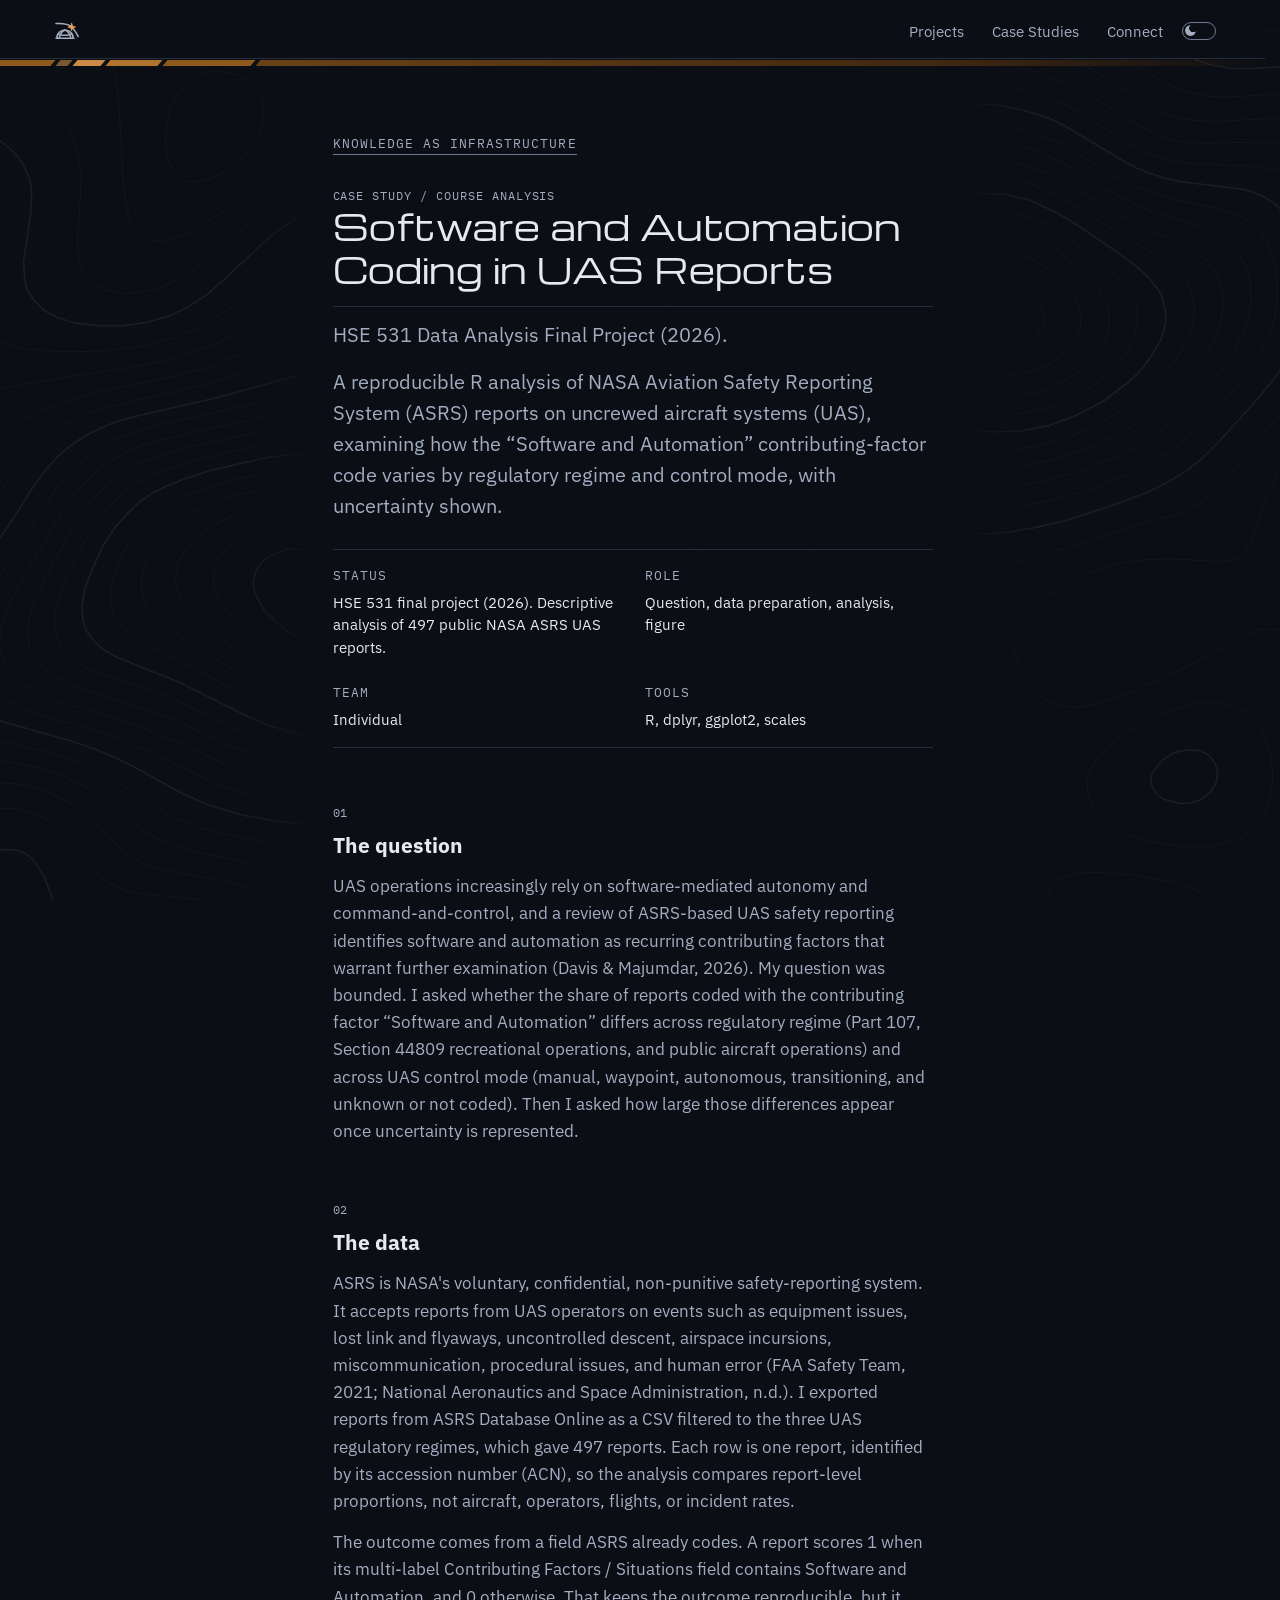
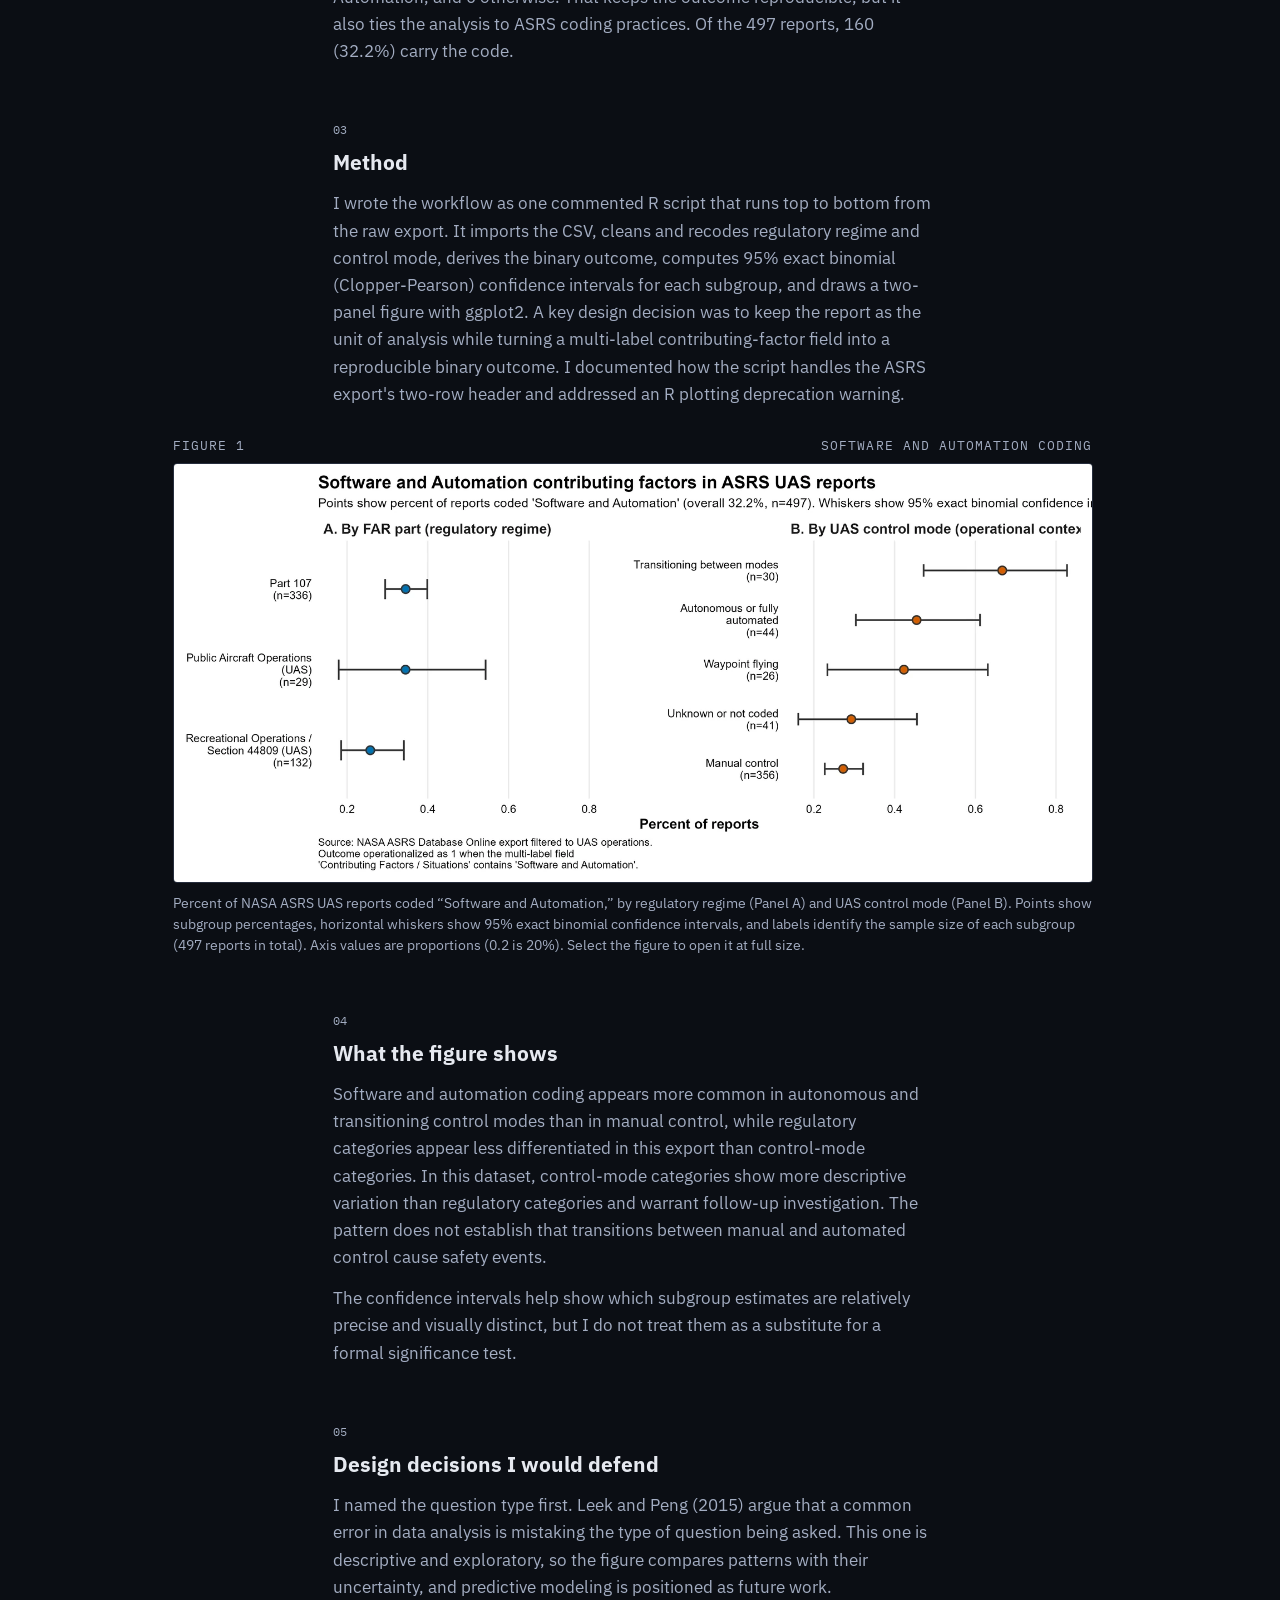
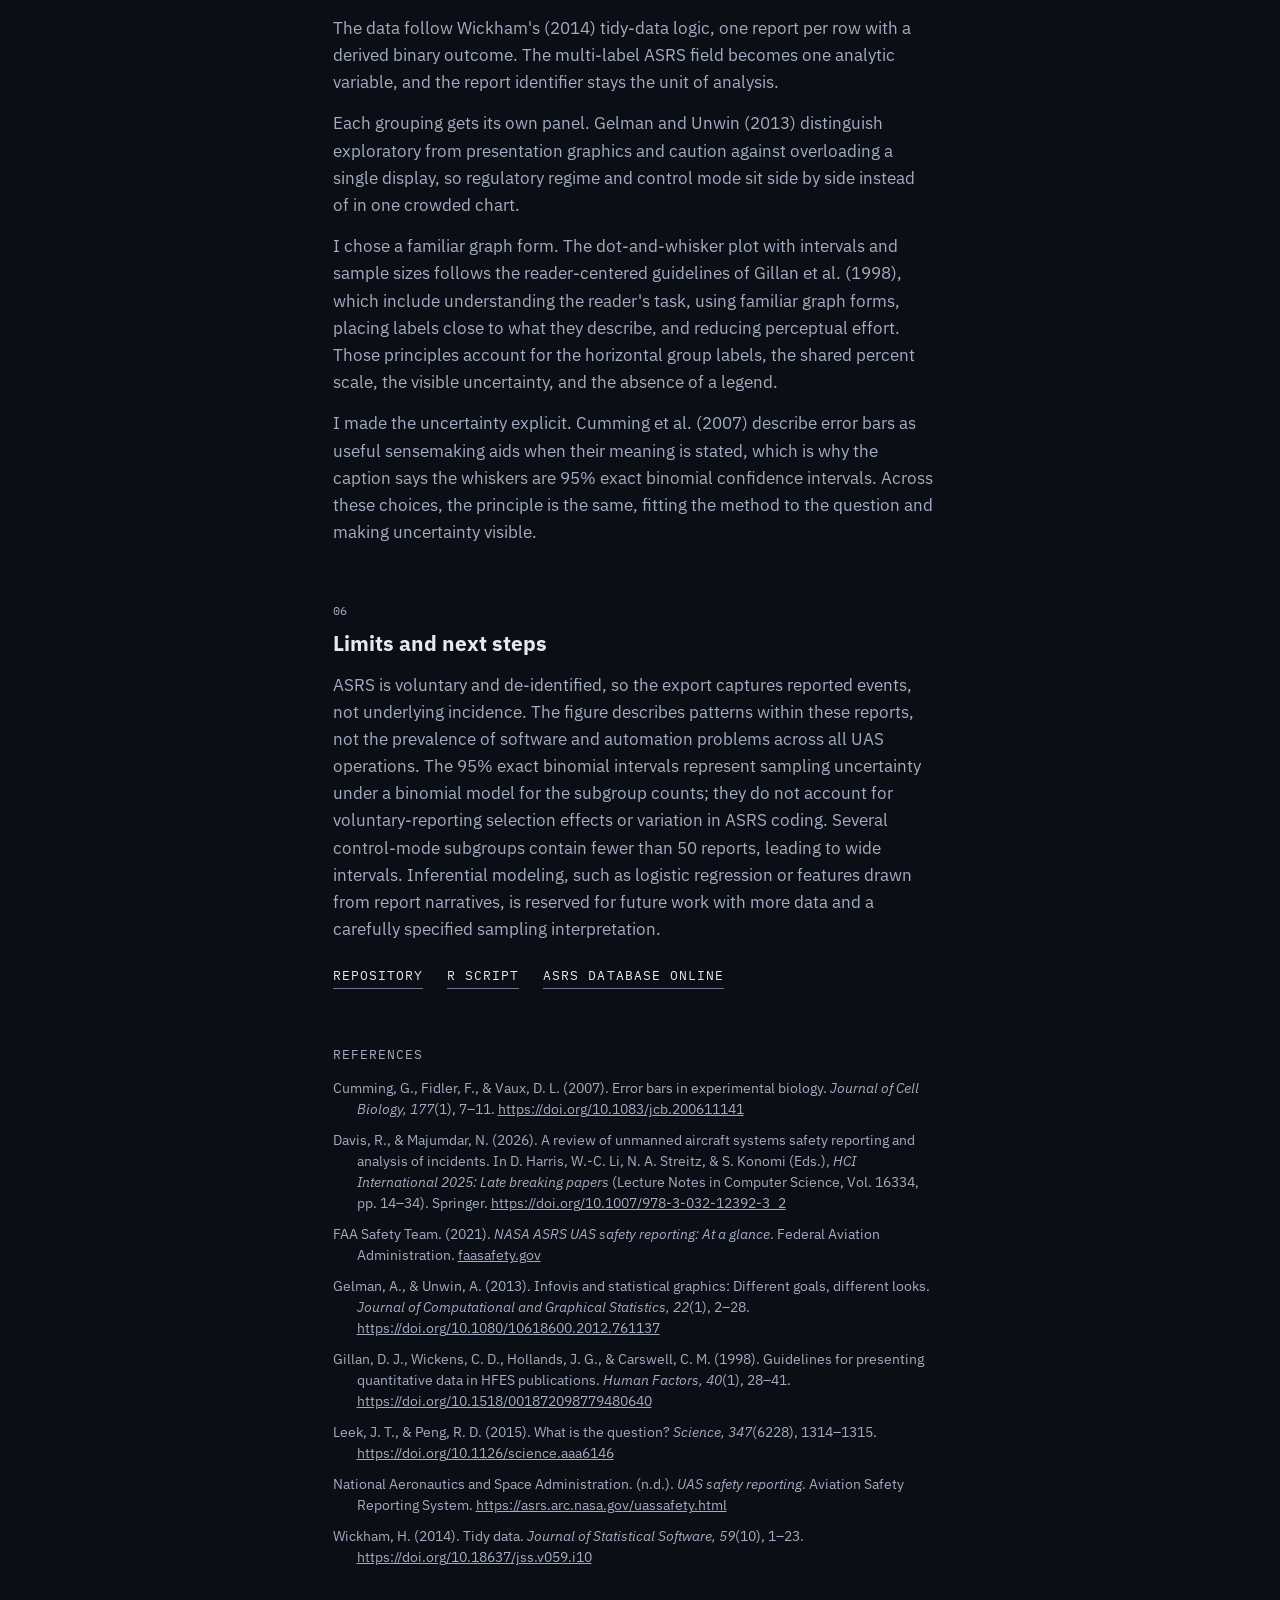
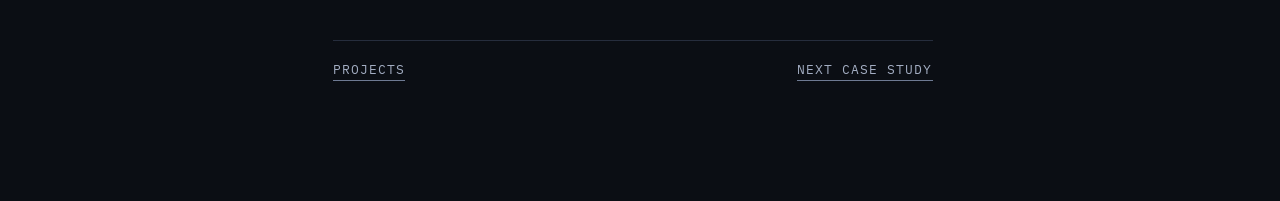
<file: asrs.html>
<!doctype html>
<html lang="en">
<head>
<link rel="icon" href="img/favicon.ico" sizes="16x16 32x32 48x48">
<link rel="icon" type="image/png" sizes="32x32" href="img/favicon-32.png">
<link rel="icon" type="image/png" sizes="192x192" href="img/favicon-192.png">
<link rel="apple-touch-icon" sizes="180x180" href="img/favicon-180.png">

<meta charset="utf-8">
<meta name="viewport" content="width=device-width, initial-scale=1, viewport-fit=cover">
<script>(function(){ var t=null, m; try{ t=new URLSearchParams(location.search).get("theme"); }catch(e){} if(t!=="light" && t!=="dark"){ t=null; m=/(?:^|;)theme=(light|dark)(?:;|$)/.exec(window.name||""); if(m){ t=m[1]; } } if(t!=="light" && t!=="dark"){ t=null; try{ t=localStorage.getItem("theme"); }catch(e){} } else { try{ localStorage.setItem("theme",t); }catch(e){} } if(t==="light"){ document.documentElement.setAttribute("data-theme","light"); } })();</script>
<title>Software and Automation Coding in UAS Reports · Taylor Foster</title>
<link rel="stylesheet" href="https://fonts.googleapis.com/css2?family=IBM+Plex+Sans:wght@400;500;600&display=swap">
<link rel="stylesheet" href="https://fonts.googleapis.com/css2?family=IBM+Plex+Mono:wght@400;500&display=swap">
<link rel="stylesheet" href="https://fonts.googleapis.com/css2?family=Michroma&display=swap">
<link rel="stylesheet" href="css/contours.css">   <!-- contour ground, shared by every project page; keep this line in pages built from this shell (Taylor 2026-11-08) -->
<link rel="stylesheet" href="css/homemark.css">   <!-- "Home" label that slides out from behind the corner mark; keep this line in pages built from this shell (Taylor 2026-11-09) -->
<link rel="stylesheet" href="css/toggle.css">   <!-- light and dark switch drawn as a toggle (Taylor 2026-11-09) -->
<style>
/* ASRS project page (2026-11-08, T-2026-10-14-188). Text adapted from the MS HSE portfolio, pp. 11 to 14 and Appendix B (Table B1, R script); card fields from
   site_data.json items[asrs-analysis]. Layout, header and back links follow observer.html. Figure is img/asrs_figure2.webp (the repository PNG at half size). */
:root{
  --bg:#0B0E14; --raised:#11151D; --hair:#262D3D; --slate:#6E7A93;
  --text:#E6E9F0; --dim:#A3ADC2; --accent:#E8A15C;
  --out:cubic-bezier(.22,.8,.3,1);
  color-scheme:dark; scroll-padding-top:88px;
}
@media (prefers-color-scheme: dark){ :root:not([data-theme="light"]){ --bg:#0B0E14; --raised:#11151D; --hair:#262D3D; --slate:#6E7A93; --text:#E6E9F0; --dim:#A3ADC2; --accent:#E8A15C; } }
:root[data-theme="dark"]{ --bg:#0B0E14; --raised:#11151D; --hair:#262D3D; --slate:#6E7A93; --text:#E6E9F0; --dim:#A3ADC2; --accent:#E8A15C; }
@media (prefers-contrast: more){ html:root:root{ --hair:#5E6985; --slate:#97A3BD; --dim:#C9D0DF; } }
*,*::before,*::after{ box-sizing:border-box; }
html{ background:var(--bg); scrollbar-gutter:stable; }
body{ margin:0; background:var(--bg); color:var(--text); font-family:'IBM Plex Sans',system-ui,sans-serif; }
a{ color:inherit; }
a:focus-visible{ outline:2px solid var(--slate); outline-offset:3px; }
.lbl{ font-family:'IBM Plex Mono',ui-monospace,monospace; font-size:12px; letter-spacing:.08em; text-transform:uppercase; line-height:1.5; color:var(--dim); margin:0; }
.disp{ font-family:'Michroma','IBM Plex Sans',system-ui,sans-serif; font-weight:400; letter-spacing:0; margin:0; }

.top{ position:sticky; top:0; z-index:30; display:flex; justify-content:space-between; align-items:center; padding:max(20px,env(safe-area-inset-top,0px)) clamp(16px,4.5vw,64px) 16px; background:var(--bg); border-bottom:1px solid var(--hair); }
.top a{ display:inline-flex; align-items:center; min-height:44px; margin:-11px 0; color:var(--dim); text-decoration:none; font-size:15px; }
.top .home{ width:44px; justify-content:center; margin-left:-13px; }
.top .links a{ padding:0 14px; }
.top .links{ margin-right:-14px; display:flex; }
@media (hover:hover){ .top a:hover{ color:var(--text); } }
@media (max-width:760px){ .top .links a{ padding:0 10px; } }   /* phones keep both header links, Case Studies and Connect (T-2026-10-14-189) */
/* slanted amber band under the header (Taylor 2026-11-02; short bars doubled in length on desktop the same day, 12/28/52/88 px; phones and 400% zoom keep 6/10/18/30 px so the burst does not crowd narrow views (W3C COGA 'Help users focus'; reflow note that 320 CSS px is desktop at 400% zoom)): anchored to the home mark as part of the identity, short bars at the left that dim toward a long run fading out to the right; the brightest bar stays below the chip glow (--accent), every edge cut at the same slant */
.top .band{ position:absolute; left:0; right:0; bottom:-8px; height:6px; display:flex; gap:5px;  overflow:hidden; pointer-events:none;
  --b1:#3E2610; --b2:#6A4216; --b3:#8E5A1E; --b4:#B0742E; --b5:#C88A44; }
.top .band i{ display:block; height:100%; transform:skewX(-40deg); }
.top .band i:nth-child(1){ flex:0 0 calc(clamp(16px,4.5vw,64px) - var(--home-shift,0px) + 3px); margin-left:-8px; background:var(--b3); }   /* edge bar: runs off the left edge of the screen (Taylor 2026-11-02) */
.top .band i:nth-child(2){ flex:0 0 12px; background:var(--b5); opacity:.6; }
.top .band i:nth-child(3){ flex:0 0 28px; background:var(--b5); }
.top .band i:nth-child(4){ flex:0 0 52px; background:var(--b4); }
.top .band i:nth-child(5){ flex:0 0 88px; background:var(--b3); }
.top .band i:nth-child(6){ flex:1 1 auto; margin-right:-8px; background:linear-gradient(90deg, var(--b2), var(--b1) 70%, transparent); }
@media (max-width:760px){ .top .band{ bottom:-7px; height:5px; gap:4px; } .top .band i:nth-child(1){ flex-basis:calc(clamp(16px,4.5vw,64px) + 4px); } .top .band i:nth-child(2){ flex-basis:6px; } .top .band i:nth-child(3){ flex-basis:10px; } .top .band i:nth-child(4){ flex-basis:18px; } .top .band i:nth-child(5){ flex-basis:30px; } }
@media (forced-colors: active){ .top .band{ display:none; } }
/* light mode and header band, matching the home page (Taylor 2026-11-03): dark is the default; the toggle after Contact sets data-theme="light" on html and the choice is shared with the home page through localStorage */
:root[data-theme="light"]{ --bg:#FAF7F0; --raised:#FFFFFF; --hair:#DDD5C4; --slate:#5A616F; --text:#111318; --dim:#3F4552; --accent:#E8A15C; --icon:#A8621A; color-scheme:light; }
html[data-theme="light"]{ background:linear-gradient(180deg, #F1E6CC 0%, #F8F4EA 45%, #FFFFFF 100%) no-repeat; background-color:#FFFFFF; min-height:100%; }
html[data-theme="light"] body{ background:transparent; }
html[data-theme="light"] .top{ background:color-mix(in srgb, var(--bg) 90%, transparent); -webkit-backdrop-filter:blur(8px); backdrop-filter:blur(8px); }
@media (prefers-contrast: more){ html:root:root[data-theme="light"]{ --hair:#8C8472; --slate:#4F5563; --dim:#2C313B; } }
@media (prefers-reduced-transparency: reduce){ html[data-theme="light"] .top{ background:var(--bg); -webkit-backdrop-filter:none; backdrop-filter:none; } }
.top .theme{ display:inline-flex; align-items:center; justify-content:center; width:44px; min-height:44px; margin:-11px 0; padding:0; border:0; background:none; color:var(--dim); cursor:pointer; font:inherit; }
@media (hover:hover){ .top .theme:hover{ color:var(--text); } }
.top .theme:focus-visible{ outline:2px solid var(--slate); outline-offset:-4px; }
.top .theme svg{ display:block; }
.top .theme .moon{ display:none; }
html[data-theme="light"] .top .theme .sun{ display:none; }
html[data-theme="light"] .top .theme .moon{ display:block; }

main{ max-width:640px; margin:0 auto; padding:72px 20px 120px; }
.back{ display:inline-block; font-family:'IBM Plex Mono',ui-monospace,monospace; font-size:12px; letter-spacing:.08em; text-transform:uppercase; color:var(--dim); text-decoration:none; border-bottom:1px solid var(--slate); padding-bottom:2px; }
.back:hover{ color:var(--text); border-bottom-color:var(--accent); }
h1{ font-size:clamp(22px,3.4vw,34px); line-height:1.25; margin-top:28px; text-wrap:balance; }
.lede{ margin:16px 0 0; padding-top:12px; border-top:1px solid var(--hair); font-size:clamp(17px,1.6vw,20px); line-height:1.55; color:var(--dim); text-wrap:pretty; }
.lede + .lede{ border-top:0; padding-top:0; }
/* facts strip: status, role, tools (canvas board meta row) */
.facts{ margin:28px 0 0; padding:16px 0; border-top:1px solid var(--hair); border-bottom:1px solid var(--hair); display:grid; grid-template-columns:repeat(3,1fr); gap:24px; }
.facts dt{ margin:0; }
.facts dd{ margin:6px 0 0; font-size:15px; line-height:1.5; color:var(--text); }
@media (max-width:560px){ .facts{ grid-template-columns:1fr; gap:16px; } }

section{ margin-top:56px; }
h2{ font-size:clamp(17px,2vw,21px); line-height:1.3; margin:10px 0 0; }
section p.body{ margin:14px 0 0; font-size:17px; line-height:1.6; color:var(--dim); text-wrap:pretty; }
figure{ margin:28px 0 0; }
figure .frame{ display:block; border:1px solid var(--hair); border-radius:4px; overflow:hidden; background:var(--raised); }
figure img{ display:block; width:100%; height:auto; }
.fighd{ display:flex; justify-content:space-between; gap:12px; margin:0 0 8px; }
figcaption{ margin:10px 0 0; font-size:14px; line-height:1.5; color:var(--dim); text-wrap:pretty; }
.end{ margin-top:72px; padding-top:16px; border-top:1px solid var(--hair); display:flex; justify-content:space-between; align-items:baseline; gap:16px; flex-wrap:wrap; }   /* All Projects at left, Next case study at right; next runs in date order and loops to the earliest (Taylor 2026-11-08, T-2026-10-14-190) */

/* figure carousel (same component as crisiscourier.html): one page at a time, scroll-snap track (swipe on touch), chamfered arrow buttons in the home chip language, mono counter, keyboard arrows when focused */
.shots{ margin:28px 0 0; }
@media (min-width:1100px){ .shots{ margin-left:-160px; margin-right:-160px; } }
.shots .track{ display:flex; overflow-x:auto; scroll-snap-type:x mandatory; scroll-behavior:smooth; scrollbar-width:none; border:1px solid var(--hair); border-radius:4px; background:var(--raised); }
.shots .track::-webkit-scrollbar{ display:none; }
.shots .track:focus-visible{ outline:2px solid var(--slate); outline-offset:3px; }
.shots figure.slide{ flex:0 0 100%; margin:0; scroll-snap-align:start; display:flex; align-items:center; justify-content:center; aspect-ratio:var(--ar,3/2); }
.shots figure.slide a{ display:block; width:100%; height:100%; }
.shots figure.slide img{ display:block; width:100%; height:100%; object-fit:contain; background:#FFFFFF; }
.shots .bar{ display:flex; align-items:center; justify-content:space-between; gap:16px; margin:12px 0 0; }
.shots .cap{ font-size:14px; line-height:1.5; color:var(--dim); margin:0; min-height:1.5em; }
.shots .nav{ display:flex; align-items:center; gap:10px; flex:none; }
.shots .count{ font-family:'IBM Plex Mono',ui-monospace,monospace; font-size:12px; letter-spacing:.08em; color:var(--dim); min-width:44px; text-align:center; }
.shots .arw{ position:relative; width:44px; height:44px; padding:0; border:0; background:none; color:var(--icon,var(--accent)); cursor:pointer; }
.shots .arw svg{ position:absolute; inset:0; width:100%; height:100%; overflow:visible; }
.shots .arw .bd{ fill:var(--bg); stroke:var(--slate); stroke-width:1.5; transition:stroke .2s; }
.shots .arw .ch{ fill:none; stroke:currentColor; stroke-width:1.75; stroke-linecap:round; stroke-linejoin:round; }
@media (hover:hover){ .shots .arw:hover .bd{ stroke:var(--accent); } }
.shots .arw:focus-visible{ outline:2px solid var(--slate); outline-offset:3px; }
.shots .arw:disabled{ cursor:default; color:var(--slate); }
.shots .arw:disabled .bd{ stroke:var(--hair); }
.shots figcaption{ margin-top:4px; }
@media (prefers-reduced-motion: reduce){ .shots .track{ scroll-behavior:auto; } }
@media (forced-colors: active){ .shots .arw .bd{ fill:Canvas; stroke:ButtonText; } }

/* wide figure: the two-panel plot needs more than the 640 px column to stay legible, so it widens like the carousel on desktop */
@media (min-width:1100px){ figure.wide{ margin-left:-160px; margin-right:-160px; } }
figure.wide .frame img{ background:#FFFFFF; }
main .links{ display:flex; flex-wrap:wrap; gap:10px 24px; margin:20px 0 0; }
main .links a{ font-family:'IBM Plex Mono',ui-monospace,monospace; font-size:12px; letter-spacing:.08em; text-transform:uppercase; line-height:1.5; color:var(--text); text-decoration:none; border-bottom:1px solid var(--slate); padding-bottom:2px; }
main .links a:hover{ border-bottom-color:var(--accent); }
.refs ul{ list-style:none; margin:14px 0 0; padding:0; }
.refs li{ margin:0 0 10px; padding-left:24px; text-indent:-24px; font-size:14px; line-height:1.5; color:var(--dim); overflow-wrap:anywhere; }
.refs li a{ color:var(--dim); }

/* shared case-study meta row (2026-11-10): Status, Role, Team, Tools in two columns */
.facts{ grid-template-columns:repeat(2,minmax(0,1fr)) !important; }
@media (max-width:560px){ .facts{ grid-template-columns:1fr !important; } }

/* type and targets (2026-11-10, critique "Next pass"): functional mono labels and links move from 11 to 12 px up to 13 px, and standalone links get a 24 px
   target; decorative eyebrows (page and card category lines, section numbers, chip indices) stay at 12 px. 13 px rather than the critique's 14 for
   uppercase mono links: tracked uppercase mono at 13 px is already wider than 15 px sans. */
.back{ font-size:13px; display:inline-flex; align-items:flex-end; min-height:24px; padding-top:3px; box-sizing:border-box; }
main .links a{ font-size:13px; display:inline-flex; align-items:flex-end; min-height:24px; padding-top:3px; box-sizing:border-box; }
.facts dt.lbl, .fighd .lbl, .refs > .lbl{ font-size:13px; }
.shots .count{ font-size:13px; }
</style>
<link rel="stylesheet" href="css/header.css">   <!-- header links on narrow phones (Taylor 2026-11-10) -->
<link rel="stylesheet" href="css/light.css">   <!-- light mode accent: terracotta coral in place of amber (Taylor 2026-11-09); keep last in the head -->
</head>
<body>

<header class="top">
  <span class="band" aria-hidden="true"><i></i><i></i><i></i><i></i><i></i><i></i></span>
  <a class="home" href="index.html" aria-label="Home"><svg aria-hidden="true" focusable="false" width="24" height="24" viewBox="0 0 24 24" fill="none" stroke="currentColor" stroke-width="1.5" stroke-linecap="round" stroke-linejoin="round"><defs><clipPath id="o2clip"><rect width="24" height="19.20"/></clipPath></defs><path d="M1.80 19.20 A8.20 8.20 0 0 1 18.20 19.20"/><g clip-path="url(#o2clip)"><path d="M3.28 14.64 L3.29 14.72 L3.32 14.81 L3.37 14.89 L3.43 14.97 L3.51 15.06 L3.61 15.14 L3.73 15.22 L3.86 15.30 L4.02 15.37 L4.18 15.45 L4.37 15.52 L4.57 15.59 L4.78 15.66 L5.01 15.72 L5.25 15.79 L5.51 15.84 L5.77 15.90 L6.05 15.95 L6.34 16.00 L6.64 16.04 L6.95 16.08 L7.27 16.12 L7.59 16.15 L7.92 16.18 L8.26 16.21 L8.60 16.23 L8.95 16.24 L9.30 16.25 L9.65 16.26 L10.00 16.26 L10.35 16.26 L10.70 16.25 L11.05 16.24 L11.40 16.23 L11.74 16.21 L12.08 16.18 L12.41 16.15 L12.73 16.12 L13.05 16.08 L13.36 16.04 L13.66 16.00 L13.95 15.95 L14.23 15.90 L14.49 15.84 L14.75 15.79 L14.99 15.72 L15.22 15.66 L15.43 15.59 L15.63 15.52 L15.82 15.45 L15.98 15.37 L16.14 15.30 L16.27 15.22 L16.39 15.14 L16.49 15.06 L16.57 14.97 L16.63 14.89 L16.68 14.81 L16.71 14.72 L16.72 14.64"/><path d="M4.55 23.24 L4.46 22.87 L4.37 22.49 L4.31 22.10 L4.26 21.70 L4.22 21.29 L4.21 20.88 L4.20 20.46 L4.22 20.04 L4.24 19.62 L4.29 19.20 L4.35 18.78 L4.43 18.36 L4.52 17.94 L4.62 17.52 L4.74 17.11 L4.88 16.70 L5.03 16.30 L5.19 15.91 L5.37 15.53 L5.56 15.16 L5.76 14.80 L5.97 14.45 L6.20 14.12 L6.43 13.79 L6.67 13.49 L6.93 13.20 L7.19 12.92 L7.46 12.66 L7.73 12.42 L8.02 12.20 L8.30 12.00 L8.60 11.82 L8.89 11.66 L9.19 11.52 L9.49 11.40 L9.80 11.30"/><path d="M15.45 23.24 L15.54 22.87 L15.63 22.49 L15.69 22.10 L15.74 21.70 L15.78 21.29 L15.79 20.88 L15.80 20.46 L15.78 20.04 L15.76 19.62 L15.71 19.20 L15.65 18.78 L15.57 18.36 L15.48 17.94 L15.38 17.52 L15.26 17.11 L15.12 16.70 L14.97 16.30 L14.81 15.91 L14.63 15.53 L14.44 15.16 L14.24 14.80 L14.03 14.45 L13.80 14.12 L13.57 13.79 L13.33 13.49 L13.07 13.20 L12.81 12.92 L12.54 12.66 L12.27 12.42 L11.98 12.20 L11.70 12.00 L11.40 11.82 L11.11 11.66 L10.81 11.52 L10.51 11.40 L10.20 11.30"/></g><path d="M1.00 19.20 H19.00"/><path d="M1 4.6C8.4 4.2 13.8 5.4 16.7 8C19 10.1 21 13.3 23.2 17.6"/><path d="M16.70 4.20 L17.65 7.05 L20.50 8.00 L17.65 8.95 L16.70 11.80 L15.75 8.95 L12.90 8.00 L15.75 7.05Z" fill="var(--icon,var(--accent))" stroke="var(--icon,var(--accent))" stroke-width=".7" stroke-linejoin="round"/></svg><span class="hm-lbl" aria-hidden="true"><span>Home</span></span></a><!-- corner mark (Taylor 2026-11-09): the flyby over the half-globe on pages where the globe is not shown. Its craft is the amber four-pointed star, which stands alone as the home mark where the globe is shown (index.html) and on Connect's back link -->
  <!-- header (Taylor 2026-11-10): Projects, Case Studies, Connect on every page, less the page itself; no Résumé link, since the request form lives on Connect (Taylor 2026-11-10) --><div class="links"><a href="grid.html">Projects</a><a href="case-studies.html">Case Studies</a><a href="contact.html">Connect</a><button class="theme" type="button" id="themeToggle" aria-pressed="false" aria-label="Light mode"><span class="sw" aria-hidden="true"><span class="kn"></span></span></button></div>
</header>

<main>
  <a class="back" href="index.html#knowledge">Knowledge as Infrastructure</a>
  <p class="lbl" style="margin-top:32px">Case study / Course analysis</p>
  <h1 class="disp">Software and Automation Coding in UAS Reports</h1>
  <p class="lede">HSE 531 Data Analysis Final Project (2026).</p>
  <p class="lede">A reproducible R analysis of NASA Aviation Safety Reporting System (ASRS) reports on uncrewed aircraft systems (UAS), examining how the “Software and Automation” contributing-factor code varies by regulatory regime and control mode, with uncertainty shown.</p>
  <dl class="facts">   <!-- one meta row on all four case studies (2026-11-10, critique "Next pass"): Status, Role, Team, Tools, from text already on the site -->
    <div><dt class="lbl">Status</dt><dd>HSE 531 final project (2026). Descriptive analysis of 497 public NASA ASRS UAS reports.</dd></div>
    <div><dt class="lbl">Role</dt><dd>Question, data preparation, analysis, figure</dd></div>
    <div><dt class="lbl">Team</dt><dd>Individual</dd></div>
    <div><dt class="lbl">Tools</dt><dd>R, dplyr, ggplot2, scales</dd></div>
  </dl>

  <section aria-labelledby="s1">
    <p class="lbl">01</p>
    <h2 id="s1">The question</h2>
    <p class="body">UAS operations increasingly rely on software-mediated autonomy and command-and-control, and a review of ASRS-based UAS safety reporting identifies software and automation as recurring contributing factors that warrant further examination (Davis &amp; Majumdar, 2026). My question was bounded. I asked whether the share of reports coded with the contributing factor &ldquo;Software and Automation&rdquo; differs across regulatory regime (Part 107, Section 44809 recreational operations, and public aircraft operations) and across UAS control mode (manual, waypoint, autonomous, transitioning, and unknown or not coded). Then I asked how large those differences appear once uncertainty is represented.</p>
  </section>

  <section aria-labelledby="s2">
    <p class="lbl">02</p>
    <h2 id="s2">The data</h2>
    <p class="body">ASRS is NASA&#39;s voluntary, confidential, non-punitive safety-reporting system. It accepts reports from UAS operators on events such as equipment issues, lost link and flyaways, uncontrolled descent, airspace incursions, miscommunication, procedural issues, and human error (FAA Safety Team, 2021; National Aeronautics and Space Administration, n.d.). I exported reports from ASRS Database Online as a CSV filtered to the three UAS regulatory regimes, which gave 497 reports. Each row is one report, identified by its accession number (ACN), so the analysis compares report-level proportions, not aircraft, operators, flights, or incident rates.</p>
    <p class="body">The outcome comes from a field ASRS already codes. A report scores 1 when its multi-label Contributing Factors / Situations field contains Software and Automation, and 0 otherwise. That keeps the outcome reproducible, but it also ties the analysis to ASRS coding practices. Of the 497 reports, 160 (32.2%) carry the code.</p>
  </section>

  <section aria-labelledby="s3">
    <p class="lbl">03</p>
    <h2 id="s3">Method</h2>
    <p class="body">I wrote the workflow as one commented R script that runs top to bottom from the raw export. It imports the CSV, cleans and recodes regulatory regime and control mode, derives the binary outcome, computes 95% exact binomial (Clopper-Pearson) confidence intervals for each subgroup, and draws a two-panel figure with ggplot2. A key design decision was to keep the report as the unit of analysis while turning a multi-label contributing-factor field into a reproducible binary outcome. I documented how the script handles the ASRS export's two-row header and addressed an R plotting deprecation warning.</p>

    <figure class="wide">
      <div class="fighd"><span class="lbl">Figure 1</span><span class="lbl">Software and Automation coding</span></div>
      <a class="frame" href="https://github.com/TayFost/asrs-uas-software-automation-analysis/blob/main/Foster_HSE531-FinalProject-Figure.png" target="_blank" rel="noopener" aria-label="Open the full-size figure on GitHub in a new tab"><img src="img/asrs_figure2.webp" width="1650" height="750" loading="lazy" alt="Two-panel dot plot of the share of NASA ASRS UAS reports coded Software and Automation (overall 32.2 percent of 497 reports), each point with a 95% exact binomial confidence interval. Panel A splits the reports by FAR part: Part 107 (n=336), public aircraft operations (n=29), and recreational operations under Section 44809 (n=132). Panel B splits them by UAS control mode: transitioning between modes (n=30), autonomous or fully automated (n=44), waypoint flying (n=26), unknown or not coded (n=41), and manual control (n=356). Transitioning sits highest and manual control lowest; the three regulatory regimes overlap."></a>
      <figcaption>Percent of NASA ASRS UAS reports coded &ldquo;Software and Automation,&rdquo; by regulatory regime (Panel A) and UAS control mode (Panel B). Points show subgroup percentages, horizontal whiskers show 95% exact binomial confidence intervals, and labels identify the sample size of each subgroup (497 reports in total). Axis values are proportions (0.2 is 20%). Select the figure to open it at full size.</figcaption>
    </figure>
  </section>

  <section aria-labelledby="s4">
    <p class="lbl">04</p>
    <h2 id="s4">What the figure shows</h2>
    <p class="body">Software and automation coding appears more common in autonomous and transitioning control modes than in manual control, while regulatory categories appear less differentiated in this export than control-mode categories. In this dataset, control-mode categories show more descriptive variation than regulatory categories and warrant follow-up investigation. The pattern does not establish that transitions between manual and automated control cause safety events.</p>
    <p class="body">The confidence intervals help show which subgroup estimates are relatively precise and visually distinct, but I do not treat them as a substitute for a formal significance test.</p>
  </section>

  <section aria-labelledby="s5">
    <p class="lbl">05</p>
    <h2 id="s5">Design decisions I would defend</h2>
    <p class="body">I named the question type first. Leek and Peng (2015) argue that a common error in data analysis is mistaking the type of question being asked. This one is descriptive and exploratory, so the figure compares patterns with their uncertainty, and predictive modeling is positioned as future work.</p>
    <p class="body">The data follow Wickham&#39;s (2014) tidy-data logic, one report per row with a derived binary outcome. The multi-label ASRS field becomes one analytic variable, and the report identifier stays the unit of analysis.</p>
    <p class="body">Each grouping gets its own panel. Gelman and Unwin (2013) distinguish exploratory from presentation graphics and caution against overloading a single display, so regulatory regime and control mode sit side by side instead of in one crowded chart.</p>
    <p class="body">I chose a familiar graph form. The dot-and-whisker plot with intervals and sample sizes follows the reader-centered guidelines of Gillan et al. (1998), which include understanding the reader&#39;s task, using familiar graph forms, placing labels close to what they describe, and reducing perceptual effort. Those principles account for the horizontal group labels, the shared percent scale, the visible uncertainty, and the absence of a legend.</p>
    <p class="body">I made the uncertainty explicit. Cumming et al. (2007) describe error bars as useful sensemaking aids when their meaning is stated, which is why the caption says the whiskers are 95% exact binomial confidence intervals. Across these choices, the principle is the same, fitting the method to the question and making uncertainty visible.</p>
  </section>

  <section aria-labelledby="s6">
    <p class="lbl">06</p>
    <h2 id="s6">Limits and next steps</h2>
    <p class="body">ASRS is voluntary and de-identified, so the export captures reported events, not underlying incidence. The figure describes patterns within these reports, not the prevalence of software and automation problems across all UAS operations. The 95% exact binomial intervals represent sampling uncertainty under a binomial model for the subgroup counts; they do not account for voluntary-reporting selection effects or variation in ASRS coding. Several control-mode subgroups contain fewer than 50 reports, leading to wide intervals. Inferential modeling, such as logistic regression or features drawn from report narratives, is reserved for future work with more data and a carefully specified sampling interpretation.</p>
    <p class="links"><a href="https://github.com/TayFost/asrs-uas-software-automation-analysis" target="_blank" rel="noopener">Repository</a><a href="https://github.com/TayFost/asrs-uas-software-automation-analysis/blob/main/Foster_HSE531-FinalProject-RScript.R" target="_blank" rel="noopener">R script</a><a href="https://asrs.arc.nasa.gov/search/database.html" target="_blank" rel="noopener">ASRS Database Online</a></p>
  </section>

  <section class="refs" aria-labelledby="s7">
    <p class="lbl" id="s7">References</p>
    <ul>
      <li>Cumming, G., Fidler, F., &amp; Vaux, D. L. (2007). Error bars in experimental biology. <i>Journal of Cell Biology, 177</i>(1), 7&ndash;11. <a href="https://doi.org/10.1083/jcb.200611141" target="_blank" rel="noopener">https://doi.org/10.1083/jcb.200611141</a></li>
      <li>Davis, R., &amp; Majumdar, N. (2026). A review of unmanned aircraft systems safety reporting and analysis of incidents. In D. Harris, W.-C. Li, N. A. Streitz, &amp; S. Konomi (Eds.), <i>HCI International 2025: Late breaking papers</i> (Lecture Notes in Computer Science, Vol. 16334, pp. 14&ndash;34). Springer. <a href="https://doi.org/10.1007/978-3-032-12392-3_2" target="_blank" rel="noopener">https://doi.org/10.1007/978-3-032-12392-3_2</a></li>
      <li>FAA Safety Team. (2021). <i>NASA ASRS UAS safety reporting: At a glance</i>. Federal Aviation Administration. <a href="https://www.faasafety.gov/files/events/SO/SO15/2021/SO15106210/NASA_ASRS_UAS_Safety_Reporting_-_At_A_Glance.pdf" target="_blank" rel="noopener">faasafety.gov</a></li>
      <li>Gelman, A., &amp; Unwin, A. (2013). Infovis and statistical graphics: Different goals, different looks. <i>Journal of Computational and Graphical Statistics, 22</i>(1), 2&ndash;28. <a href="https://doi.org/10.1080/10618600.2012.761137" target="_blank" rel="noopener">https://doi.org/10.1080/10618600.2012.761137</a></li>
      <li>Gillan, D. J., Wickens, C. D., Hollands, J. G., &amp; Carswell, C. M. (1998). Guidelines for presenting quantitative data in HFES publications. <i>Human Factors, 40</i>(1), 28&ndash;41. <a href="https://doi.org/10.1518/001872098779480640" target="_blank" rel="noopener">https://doi.org/10.1518/001872098779480640</a></li>
      <li>Leek, J. T., &amp; Peng, R. D. (2015). What is the question? <i>Science, 347</i>(6228), 1314&ndash;1315. <a href="https://doi.org/10.1126/science.aaa6146" target="_blank" rel="noopener">https://doi.org/10.1126/science.aaa6146</a></li>
      <li>National Aeronautics and Space Administration. (n.d.). <i>UAS safety reporting</i>. Aviation Safety Reporting System. <a href="https://asrs.arc.nasa.gov/uassafety.html" target="_blank" rel="noopener">https://asrs.arc.nasa.gov/uassafety.html</a></li>
      <li>Wickham, H. (2014). Tidy data. <i>Journal of Statistical Software, 59</i>(10), 1&ndash;23. <a href="https://doi.org/10.18637/jss.v059.i10" target="_blank" rel="noopener">https://doi.org/10.18637/jss.v059.i10</a></li>
    </ul>
  </section>

  <div class="end"><a class="back" href="grid.html">Projects</a><a class="back" href="observer.html" aria-label="Next case study: Observer paradigm for robot-teammate trust">Next case study</a></div>
</main>
<script>
/* light and dark mode toggle (Taylor 2026-11-03). aria-pressed reports light mode; the choice is kept in localStorage when the browser allows it. */
(function(){
  var b=document.getElementById('themeToggle'), root=document.documentElement; if(!b) return;
  function sync(){ var light=root.getAttribute('data-theme')==='light'; b.setAttribute('aria-pressed',light?'true':'false'); b.setAttribute('title',light?'Switch to dark mode':'Switch to light mode'); }
  b.addEventListener('click',function(e){
    e.preventDefault(); e.stopPropagation();
    var light=root.getAttribute('data-theme')!=='light';
    if(light){ root.setAttribute('data-theme','light'); } else { root.removeAttribute('data-theme'); }
    try{ localStorage.setItem('theme', light?'light':'dark'); }catch(err){}
    sync();
  });
  sync();
})();
</script>
<script>
/* the theme choice travels with links between the home page and the project pages, so a reader who chose light mode is not sent back to dark when the browser blocks storage (Taylor 2026-11-03) */
function __themeName(){ var t=document.documentElement.getAttribute('data-theme')==='light'?'light':'dark'; try{ window.name=(window.name||'').replace(/(?:^|;)theme=(light|dark)/g,'').replace(/^;+|;+$/g,'')+(window.name&&!/^;*$/.test(window.name.replace(/(?:^|;)theme=(light|dark)/g,''))?';':'')+'theme='+t; }catch(err){} }
document.addEventListener('click',function(e){ if(e.target && e.target.closest && e.target.closest('#themeToggle')){ setTimeout(function(){ __themeName(); if(window.__themeSave){ window.__themeSave(); } },0); } });
/* in the claude.ai viewer each page may open in a fresh frame with storage blocked, so the choice is also kept per viewer in the artifact's private db (data/users/<id>/theme). It is read once on load and written only when the viewer clicks the toggle. Outside the viewer this does nothing. */
(async function(){
  try{
    if(!window.claude || !window.claude.use) return;
    var db=await window.claude.use('db'), user=await window.claude.use('user'); if(!db || !user) return;
    var id=await user.id(); if(!id) return;
    var ref=db.doc('data/users/'+id+'/theme'), root=document.documentElement;
    window.__themeSave=function(){ ref.set({value: root.getAttribute('data-theme')==='light'?'light':'dark'}).catch(function(){}); };
    var snap=await ref.get(); if(!snap.exists) return;
    var t=(snap.data()||{}).value, now=root.getAttribute('data-theme')==='light'?'light':'dark';
    if((t==='light'||t==='dark') && t!==now){
      if(t==='light'){ root.setAttribute('data-theme','light'); } else { root.removeAttribute('data-theme'); }
      var b=document.getElementById('themeToggle'); if(b){ b.setAttribute('aria-pressed',t==='light'?'true':'false'); b.setAttribute('title',t==='light'?'Switch to dark mode':'Switch to light mode'); }
      try{ localStorage.setItem('theme',t); }catch(err){}
      __themeName(); if(window.__onPref){ window.__onPref(); }
    }
  }catch(err){}
})();
document.addEventListener('click',function(e){
  __themeName();
  var a=e.target && e.target.closest ? e.target.closest('a[href]') : null; if(!a) return;
  var h=a.getAttribute('href')||''; if(!/^(index|observer|crisiscourier|asrs|spacehack|case-studies|grid|contact)\.html/.test(h)) return;
  try{ var u=new URL(h, location.href); u.searchParams.set('theme', document.documentElement.getAttribute('data-theme')==='light'?'light':'dark'); a.href=u.pathname.split('/').pop()+u.search+u.hash; }catch(err){}
}, true);
</script>
</body>
</html>
</file>
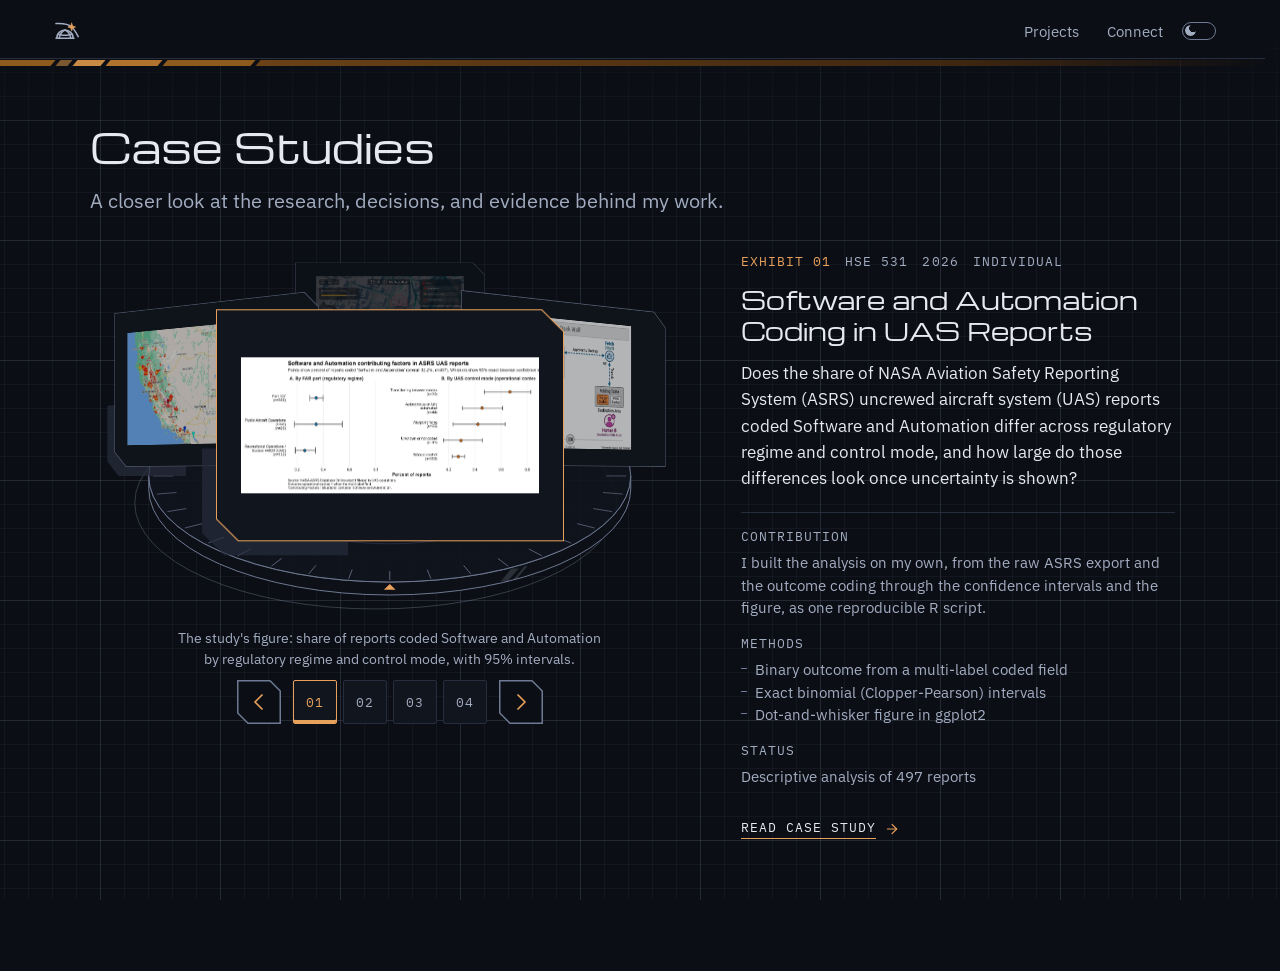
<file: case-studies.html>
<!doctype html>
<html lang="en">
<head>
<link rel="icon" href="img/favicon.ico" sizes="16x16 32x32 48x48">
<link rel="icon" type="image/png" sizes="32x32" href="img/favicon-32.png">
<link rel="icon" type="image/png" sizes="192x192" href="img/favicon-192.png">
<link rel="apple-touch-icon" sizes="180x180" href="img/favicon-180.png">

<meta charset="utf-8">
<meta name="viewport" content="width=device-width, initial-scale=1, viewport-fit=cover">
<script>(function(){ var t=null, m; try{ t=new URLSearchParams(location.search).get("theme"); }catch(e){} if(t!=="light" && t!=="dark"){ t=null; m=/(?:^|;)theme=(light|dark)(?:;|$)/.exec(window.name||""); if(m){ t=m[1]; } } if(t!=="light" && t!=="dark"){ t=null; try{ t=localStorage.getItem("theme"); }catch(e){} } else { try{ localStorage.setItem("theme",t); }catch(e){} } if(t==="light"){ document.documentElement.setAttribute("data-theme","light"); } })();</script>
<title>Case Studies · Taylor Foster</title>
<link rel="stylesheet" href="https://fonts.googleapis.com/css2?family=IBM+Plex+Sans:wght@400;500;600&display=swap">
<link rel="stylesheet" href="https://fonts.googleapis.com/css2?family=IBM+Plex+Mono:wght@400;500&display=swap">
<link rel="stylesheet" href="https://fonts.googleapis.com/css2?family=Michroma&display=swap">
<link rel="stylesheet" href="css/homemark.css">   <!-- "Home" label that slides out from behind the corner mark; keep this line in pages built from this shell (Taylor 2026-11-09) -->
<link rel="stylesheet" href="css/toggle.css">   <!-- light and dark switch drawn as a toggle (Taylor 2026-11-09) -->
<style>
/* Case Studies gallery page (2026-11-08). Shell (header, band, theme) from observer.html. */
:root{
  --bg:#0B0E14; --raised:#11151D; --hair:#262D3D; --slate:#6E7A93;
  --text:#E6E9F0; --dim:#A3ADC2; --accent:#E8A15C;
  --out:cubic-bezier(.22,.8,.3,1);
  color-scheme:dark; scroll-padding-top:88px;
}
@media (prefers-color-scheme: dark){ :root:not([data-theme="light"]){ --bg:#0B0E14; --raised:#11151D; --hair:#262D3D; --slate:#6E7A93; --text:#E6E9F0; --dim:#A3ADC2; --accent:#E8A15C; } }
:root[data-theme="dark"]{ --bg:#0B0E14; --raised:#11151D; --hair:#262D3D; --slate:#6E7A93; --text:#E6E9F0; --dim:#A3ADC2; --accent:#E8A15C; }
@media (prefers-contrast: more){ html:root:root{ --hair:#5E6985; --slate:#97A3BD; --dim:#C9D0DF; } }
*,*::before,*::after{ box-sizing:border-box; }
html{ background:var(--bg); scrollbar-gutter:stable; }
body{ margin:0; background:var(--bg); color:var(--text); font-family:'IBM Plex Sans',system-ui,sans-serif; }
a{ color:inherit; }
a:focus-visible{ outline:2px solid var(--slate); outline-offset:3px; }
.lbl{ font-family:'IBM Plex Mono',ui-monospace,monospace; font-size:12px; letter-spacing:.08em; text-transform:uppercase; line-height:1.5; color:var(--dim); margin:0; }
.disp{ font-family:'Michroma','IBM Plex Sans',system-ui,sans-serif; font-weight:400; letter-spacing:0; margin:0; }

.top{ position:sticky; top:0; z-index:30; display:flex; justify-content:space-between; align-items:center; padding:max(20px,env(safe-area-inset-top,0px)) clamp(16px,4.5vw,64px) 16px; background:var(--bg); border-bottom:1px solid var(--hair); }
.top a{ display:inline-flex; align-items:center; min-height:44px; margin:-11px 0; color:var(--dim); text-decoration:none; font-size:15px; }
.top .home{ width:44px; justify-content:center; margin-left:-13px; }
.top .links a{ padding:0 14px; }
.top .links a[aria-current="page"]{ color:var(--text); }
.top .links{ margin-right:-14px; display:flex; }
@media (hover:hover){ .top a:hover{ color:var(--text); } }
@media (max-width:760px){ .top .links a{ padding:0 10px; } }   /* phones keep both header links, Case Studies and Connect (T-2026-10-14-189) */
/* slanted amber band under the header (Taylor 2026-11-02; short bars doubled in length on desktop the same day, 12/28/52/88 px; phones and 400% zoom keep 6/10/18/30 px so the burst does not crowd narrow views (W3C COGA 'Help users focus'; reflow note that 320 CSS px is desktop at 400% zoom)): anchored to the home mark as part of the identity, short bars at the left that dim toward a long run fading out to the right; the brightest bar stays below the chip glow (--accent), every edge cut at the same slant */
.top .band{ position:absolute; left:0; right:0; bottom:-8px; height:6px; display:flex; gap:5px;  overflow:hidden; pointer-events:none;
  --b1:#3E2610; --b2:#6A4216; --b3:#8E5A1E; --b4:#B0742E; --b5:#C88A44; }
.top .band i{ display:block; height:100%; transform:skewX(-40deg); }
.top .band i:nth-child(1){ flex:0 0 calc(clamp(16px,4.5vw,64px) - var(--home-shift,0px) + 3px); margin-left:-8px; background:var(--b3); }   /* edge bar: runs off the left edge of the screen (Taylor 2026-11-02) */
.top .band i:nth-child(2){ flex:0 0 12px; background:var(--b5); opacity:.6; }
.top .band i:nth-child(3){ flex:0 0 28px; background:var(--b5); }
.top .band i:nth-child(4){ flex:0 0 52px; background:var(--b4); }
.top .band i:nth-child(5){ flex:0 0 88px; background:var(--b3); }
.top .band i:nth-child(6){ flex:1 1 auto; margin-right:-8px; background:linear-gradient(90deg, var(--b2), var(--b1) 70%, transparent); }
@media (max-width:760px){ .top .band{ bottom:-7px; height:5px; gap:4px; } .top .band i:nth-child(1){ flex-basis:calc(clamp(16px,4.5vw,64px) + 4px); } .top .band i:nth-child(2){ flex-basis:6px; } .top .band i:nth-child(3){ flex-basis:10px; } .top .band i:nth-child(4){ flex-basis:18px; } .top .band i:nth-child(5){ flex-basis:30px; } }
@media (forced-colors: active){ .top .band{ display:none; } }
/* light mode and header band, matching the home page (Taylor 2026-11-03): dark is the default; the toggle after Contact sets data-theme="light" on html and the choice is shared with the home page through localStorage */
:root[data-theme="light"]{ --bg:#FAF7F0; --raised:#FFFFFF; --hair:#DDD5C4; --slate:#5A616F; --text:#111318; --dim:#3F4552; --accent:#E8A15C; --icon:#A8621A; color-scheme:light; }
html[data-theme="light"]{ background:linear-gradient(180deg, #F1E6CC 0%, #F8F4EA 45%, #FFFFFF 100%) no-repeat; background-color:#FFFFFF; min-height:100%; }
html[data-theme="light"] body{ background:transparent; }
html[data-theme="light"] .top{ background:color-mix(in srgb, var(--bg) 90%, transparent); -webkit-backdrop-filter:blur(8px); backdrop-filter:blur(8px); }
@media (prefers-contrast: more){ html:root:root[data-theme="light"]{ --hair:#8C8472; --slate:#4F5563; --dim:#2C313B; } }
@media (prefers-reduced-transparency: reduce){ html[data-theme="light"] .top{ background:var(--bg); -webkit-backdrop-filter:none; backdrop-filter:none; } }
.top .theme{ display:inline-flex; align-items:center; justify-content:center; width:44px; min-height:44px; margin:-11px 0; padding:0; border:0; background:none; color:var(--dim); cursor:pointer; font:inherit; }
@media (hover:hover){ .top .theme:hover{ color:var(--text); } }
.top .theme:focus-visible{ outline:2px solid var(--slate); outline-offset:-4px; }
.top .theme svg{ display:block; }
.top .theme .moon{ display:none; }
html[data-theme="light"] .top .theme .sun{ display:none; }
html[data-theme="light"] .top .theme .moon{ display:block; }

main{ max-width:640px; margin:0 auto; padding:72px 20px 120px; }
.back{ display:inline-block; font-family:'IBM Plex Mono',ui-monospace,monospace; font-size:12px; letter-spacing:.08em; text-transform:uppercase; color:var(--dim); text-decoration:none; border-bottom:1px solid var(--slate); padding-bottom:2px; }
.back:hover{ color:var(--text); border-bottom-color:var(--accent); }
h1{ font-size:clamp(22px,3.4vw,34px); line-height:1.25; margin-top:28px; text-wrap:balance; }
.lede{ margin:16px 0 0; padding-top:12px; border-top:1px solid var(--hair); font-size:clamp(17px,1.6vw,20px); line-height:1.55; color:var(--dim); text-wrap:pretty; }
.lede + .lede{ border-top:0; padding-top:0; }
/* facts strip: status, role, tools (canvas board meta row) */
.facts{ margin:28px 0 0; padding:16px 0; border-top:1px solid var(--hair); border-bottom:1px solid var(--hair); display:grid; grid-template-columns:repeat(3,1fr); gap:24px; }
.facts dt{ margin:0; }
.facts dd{ margin:6px 0 0; font-size:15px; line-height:1.5; color:var(--text); }
@media (max-width:560px){ .facts{ grid-template-columns:1fr; gap:16px; } }

section{ margin-top:56px; }
h2{ font-size:clamp(17px,2vw,21px); line-height:1.3; margin:10px 0 0; }
section p.body{ margin:14px 0 0; font-size:17px; line-height:1.6; color:var(--dim); text-wrap:pretty; }
figure{ margin:28px 0 0; }
figure .frame{ display:block; border:1px solid var(--hair); border-radius:4px; overflow:hidden; background:var(--raised); }
figure img{ display:block; width:100%; height:auto; }
.fighd{ display:flex; justify-content:space-between; gap:12px; margin:0 0 8px; }
figcaption{ margin:10px 0 0; font-size:14px; line-height:1.5; color:var(--dim); text-wrap:pretty; }
.end{ margin-top:72px; padding-top:16px; border-top:1px solid var(--hair); }

/* figure carousel (same component as crisiscourier.html): one page at a time, scroll-snap track (swipe on touch), chamfered arrow buttons in the home chip language, mono counter, keyboard arrows when focused */
.shots{ margin:28px 0 0; }
@media (min-width:1100px){ .shots{ margin-left:-160px; margin-right:-160px; } }
.shots .track{ display:flex; overflow-x:auto; scroll-snap-type:x mandatory; scroll-behavior:smooth; scrollbar-width:none; border:1px solid var(--hair); border-radius:4px; background:var(--raised); }
.shots .track::-webkit-scrollbar{ display:none; }
.shots .track:focus-visible{ outline:2px solid var(--slate); outline-offset:3px; }
.shots figure.slide{ flex:0 0 100%; margin:0; scroll-snap-align:start; display:flex; align-items:center; justify-content:center; aspect-ratio:var(--ar,3/2); }
.shots figure.slide a{ display:block; width:100%; height:100%; }
.shots figure.slide img{ display:block; width:100%; height:100%; object-fit:contain; background:#FFFFFF; }
.shots .bar{ display:flex; align-items:center; justify-content:space-between; gap:16px; margin:12px 0 0; }
.shots .cap{ font-size:14px; line-height:1.5; color:var(--dim); margin:0; min-height:1.5em; }
.shots .nav{ display:flex; align-items:center; gap:10px; flex:none; }
.shots .count{ font-family:'IBM Plex Mono',ui-monospace,monospace; font-size:12px; letter-spacing:.08em; color:var(--dim); min-width:44px; text-align:center; }
.shots .arw{ position:relative; width:44px; height:44px; padding:0; border:0; background:none; color:var(--icon,var(--accent)); cursor:pointer; }
.shots .arw svg{ position:absolute; inset:0; width:100%; height:100%; overflow:visible; }
.shots .arw .bd{ fill:var(--bg); stroke:var(--slate); stroke-width:1.5; transition:stroke .2s; }
.shots .arw .ch{ fill:none; stroke:currentColor; stroke-width:1.75; stroke-linecap:round; stroke-linejoin:round; }
@media (hover:hover){ .shots .arw:hover .bd{ stroke:var(--accent); } }
.shots .arw:focus-visible{ outline:2px solid var(--slate); outline-offset:3px; }
.shots .arw:disabled{ cursor:default; color:var(--slate); }
.shots .arw:disabled .bd{ stroke:var(--hair); }
.shots figcaption{ margin-top:4px; }
@media (prefers-reduced-motion: reduce){ .shots .track{ scroll-behavior:auto; } }
@media (forced-colors: active){ .shots .arw .bd{ fill:Canvas; stroke:ButtonText; } }
/* Case Studies gallery (Taylor 2026-11-08, T-2026-10-14-189): spec "Research Exhibit Gallery". Featured exhibit plus a numbered
   exhibit index in one row, oldest first by default. Quiet background (the spec asks for no contour texture here, so this page
   does not link css/contours.css). One angular frame per featured exhibit, with one offset plane behind it. Phones (below 900 px,
   which also covers 200% zoom) get a stacked list where one tap opens the study. */
main.cs{ max-width:1200px; margin:0 auto; padding:64px clamp(20px,4.5vw,64px) 120px; }
main.cs h1{ font-size:clamp(26px,3.6vw,40px); line-height:1.2; margin:0; }
.cs-intro{ margin:14px 0 0; max-width:640px; font-size:clamp(17px,1.6vw,20px); line-height:1.55; color:var(--dim); }

/* desktop gallery */
.gallery{ display:none; }
.stack{ display:block; }
@media (min-width:900px){ .gallery{ display:block; } .stack{ display:none; } }
.feat{ display:grid; grid-template-columns:minmax(0,68fr) minmax(0,32fr); gap:40px; align-items:start; margin:40px 0 0; }
.stage{ position:relative; margin:0; }
/* the one angular frame: chamfered at top right and bottom left like the home chips; a slate hairline drawn as two clipped layers */
.stage .frame{ position:relative; z-index:1; aspect-ratio:3/2; padding:1px; background:var(--slate);
  clip-path:polygon(0 0, calc(100% - 22px) 0, 100% 22px, 100% 100%, 22px 100%, 0 calc(100% - 22px)); }
.stage .frame > a{ display:block; width:100%; height:100%; background:var(--raised);
  clip-path:polygon(0 0, calc(100% - 21.6px) 0, 100% 21.6px, 100% 100%, 21.6px 100%, 0 calc(100% - 21.6px)); }
.stage .frame img{ display:block; width:100%; height:100%; object-fit:contain; padding:18px; }
.stage .frame > a:focus-visible{ outline:2px solid var(--slate); outline-offset:-6px; }
/* the offset plane: one cropped plane attached to the frame, down and left */
.stage .plate{ position:relative; }
.stage .plate::before{ content:""; position:absolute; z-index:0; left:-14px; bottom:-14px; width:42%; height:46%; background:var(--hair);
  clip-path:polygon(0 0, 100% 0, 100% 100%, 22px 100%, 0 calc(100% - 22px)); opacity:.7; }
.stage figcaption{ position:relative; z-index:1; margin:26px 0 0; font-size:14px; line-height:1.5; color:var(--dim); }
.info{ min-width:0; }
.info .meta{ display:flex; flex-wrap:wrap; gap:4px 14px; }
.info .num{ color:var(--icon,var(--accent)); }
.info h2{ font-family:'Michroma','IBM Plex Sans',system-ui,sans-serif; font-weight:400; font-size:clamp(19px,1.9vw,24px); line-height:1.3; margin:12px 0 0; text-wrap:balance; }
.info .q{ margin:14px 0 0; font-size:17px; line-height:1.55; color:var(--text); text-wrap:pretty; }
.info dl{ margin:20px 0 0; padding:14px 0 0; border-top:1px solid var(--hair); }
.info dt{ margin:14px 0 0; }
.info dt:first-child{ margin-top:0; }
.info dd{ margin:6px 0 0; font-size:15px; line-height:1.5; color:var(--dim); }
.info dd ul{ margin:0; padding:0; list-style:none; }
.info dd li{ position:relative; padding-left:14px; }
.info dd li::before{ content:""; position:absolute; left:0; top:.62em; width:6px; height:1px; background:var(--slate); }
.read{ display:inline-flex; align-items:center; gap:8px; min-height:44px; margin:18px 0 0; font-family:'IBM Plex Mono',ui-monospace,monospace; font-size:12px; letter-spacing:.08em; text-transform:uppercase; color:var(--text); text-decoration:none; }
.read span{ border-bottom:1px solid var(--icon,var(--accent)); padding-bottom:2px; }
.read svg{ width:16px; height:16px; color:var(--icon,var(--accent)); }
@media (hover:hover){ .read:hover span{ border-bottom-width:2px; } }
.feat .swap{ transition:opacity .18s var(--out); }
.feat.fading .swap{ opacity:0; }
@media (prefers-reduced-motion: reduce){ .feat .swap{ transition:none; } }

/* exhibit index: one row */
.idx{ list-style:none; margin:56px 0 0; padding:20px 0 0; border-top:1px solid var(--hair); display:grid; grid-template-columns:repeat(auto-fit,minmax(220px,1fr)); gap:16px; }
.idx button{ display:grid; grid-template-columns:96px minmax(0,1fr); gap:12px; align-items:center; width:100%; min-height:44px; padding:10px; border:1px solid var(--hair); border-radius:2px; background:var(--raised); color:var(--dim); cursor:pointer; text-align:left; font:inherit; }
.idx .th{ display:block; aspect-ratio:3/2; background:#FFFFFF; border:1px solid var(--hair); }
.idx .th img{ display:block; width:100%; height:100%; object-fit:contain; }
.idx .tx{ display:flex; flex-direction:column; gap:4px; min-width:0; }
.idx .n{ font-family:'IBM Plex Mono',ui-monospace,monospace; font-size:12px; letter-spacing:.08em; }
.idx .nm{ font-size:14px; font-weight:500; line-height:1.35; color:var(--text); }
.idx .yr{ font-family:'IBM Plex Mono',ui-monospace,monospace; font-size:11px; letter-spacing:.08em; text-transform:uppercase; }
.idx .sel{ display:none; font-family:'IBM Plex Mono',ui-monospace,monospace; font-size:11px; letter-spacing:.08em; text-transform:uppercase; color:var(--icon,var(--accent)); }
@media (hover:hover){ .idx button:hover{ border-color:var(--slate); } }
.idx button[aria-pressed="true"]{ border-color:var(--icon,var(--accent)); box-shadow:inset 0 -3px 0 var(--icon,var(--accent)); }
.idx button[aria-pressed="true"] .sel{ display:inline; }
.idx button[aria-pressed="true"] .n{ color:var(--icon,var(--accent)); }
.idx button:focus-visible{ outline:2px solid var(--slate); outline-offset:3px; }
@media (forced-colors: active){ .idx button[aria-pressed="true"]{ border:3px solid Highlight; } .stage .plate::before{ display:none; } .stage .frame{ background:CanvasText; } }

/* phones: stacked exhibits, one tap opens the study */
.stack ol{ list-style:none; margin:28px 0 0; padding:0; display:flex; flex-direction:column; gap:20px; }
.stack a.ex{ display:block; padding:16px; border:1px solid var(--hair); border-radius:4px; background:var(--raised); text-decoration:none; color:inherit; }
.stack a.ex:focus-visible{ outline:2px solid var(--slate); outline-offset:3px; }
.stack .art{ display:block; aspect-ratio:3/2; background:#FFFFFF; border:1px solid var(--hair); border-radius:2px; overflow:hidden; }
.stack .art img{ display:block; width:100%; height:100%; object-fit:contain; }
.stack .meta{ display:flex; flex-wrap:wrap; gap:4px 12px; margin:14px 0 0; }
.stack .num{ color:var(--icon,var(--accent)); }
.stack h2{ font-size:18px; font-weight:500; line-height:1.3; margin:8px 0 0; }
.stack .q{ margin:8px 0 0; font-size:15px; line-height:1.5; color:var(--dim); }
.stack .who{ margin:8px 0 0; font-size:14px; line-height:1.5; color:var(--dim); }
.stack .go{ display:inline-block; margin:12px 0 0; font-family:'IBM Plex Mono',ui-monospace,monospace; font-size:12px; letter-spacing:.08em; text-transform:uppercase; color:var(--text); border-bottom:1px solid var(--icon,var(--accent)); padding-bottom:2px; }
.vh{ position:absolute; width:1px; height:1px; overflow:hidden; clip:rect(0 0 0 0); white-space:nowrap; }
/* both header links stay on phones (Case Studies and Connect) */
@media (max-width:760px){ .top .links a:not(:last-of-type){ display:inline-flex; } .top .links a{ padding:0 10px; } }

/* four case studies at once on every width (2026-11-10); two columns from 900 px */
.stack{ display:block !important; }
@media (min-width:900px){
  .stack ol{ display:grid; grid-template-columns:repeat(2,minmax(0,1fr)); gap:24px; }
  .stack a.ex{ height:100%; padding:20px; display:flex; flex-direction:column; }
  .stack .go{ margin-top:auto; padding-top:12px; align-self:flex-start; }
  .stack .who{ margin-bottom:4px; }
}

/* type and targets (2026-11-10, critique "Next pass"): functional mono labels and links move from 11 to 12 px up to 13 px, and standalone links get a 24 px
   target; decorative eyebrows (page and card category lines, section numbers, chip indices) stay at 12 px. 13 px rather than the critique's 14 for
   uppercase mono links: tracked uppercase mono at 13 px is already wider than 15 px sans. */
.stack .meta .lbl{ font-size:13px; }
.stack .go{ font-size:13px; }

/* ---- 3D carousel (Taylor 2026-11-10) ---- */
main.cs.c3-on .stack{ display:none !important; }
.c3{ margin:36px 0 0; --c3-line:rgba(196,210,232,.24); --c3-bar:rgba(196,210,232,.16); --c3-top:color-mix(in srgb, var(--raised) 88%, transparent); --c3-band:color-mix(in srgb, var(--bg) 70%, var(--raised)); }
html[data-theme="light"] .c3{ --c3-line:rgba(90,97,111,.30); --c3-bar:rgba(90,97,111,.18); }
.c3-grid{ display:grid; grid-template-columns:minmax(0,58fr) minmax(0,42fr); gap:clamp(28px,4vw,56px); align-items:start; }
.c3-stage{ position:relative; width:100%; height:360px; touch-action:pan-y; user-select:none; -webkit-user-select:none; }
.c3-plat{ position:absolute; left:0; top:0; width:100%; height:100%; overflow:visible; pointer-events:none; }
.c3-plat .top{ fill:var(--c3-top); stroke:var(--slate); stroke-width:1; }
.c3-plat .band{ fill:var(--c3-band); stroke:var(--slate); stroke-width:1; }
.c3-plat .off{ fill:none; stroke:var(--c3-line); stroke-width:1; }
.c3-plat .ring{ fill:none; stroke:var(--hair); stroke-width:1; }
.c3-plat .tk{ stroke:var(--slate); stroke-width:1; stroke-linecap:round; }
.c3-plat .bar{ fill:var(--c3-bar); }
.c3-plat .mk{ fill:var(--icon,var(--accent)); }
.c3-item{ position:absolute; left:0; top:0; transform-origin:50% 100%; will-change:transform; cursor:pointer; }
.c3-item .plate{ position:relative; width:100%; height:calc(100% / 1.06); }
/* the Vectorheart offset plane, down and left of each frame */
.c3-item .plate::before{ content:""; position:absolute; z-index:0; left:-4%; bottom:-6%; width:42%; height:46%; background:var(--hair);
  clip-path:polygon(0 0, 100% 0, 100% 100%, 22px 100%, 0 calc(100% - 22px)); opacity:.7; }
.c3-item .frame{ position:relative; z-index:1; width:100%; height:100%; padding:1px; background:var(--slate);
  clip-path:polygon(0 0, calc(100% - 22px) 0, 100% 22px, 100% 100%, 22px 100%, 0 calc(100% - 22px)); }
.c3-item .frame > a{ display:block; width:100%; height:100%; background:var(--raised);
  clip-path:polygon(0 0, calc(100% - 21.6px) 0, 100% 21.6px, 100% 100%, 21.6px 100%, 0 calc(100% - 21.6px)); }
.c3-item .frame img{ display:block; width:100%; height:100%; object-fit:contain; padding:7%; pointer-events:none; -webkit-user-drag:none; }
/* atmospheric depth: items further back take on the ground colour */
.c3-item .fog{ position:absolute; left:0; top:0; width:100%; height:calc(100% / 1.06); z-index:2; background:var(--bg); opacity:var(--fog,0); pointer-events:none;
  clip-path:polygon(0 0, calc(100% - 22px) 0, 100% 22px, 100% 100%, 22px 100%, 0 calc(100% - 22px)); }
.c3-item.front .frame{ background:var(--icon,var(--accent)); }   /* the selected exhibit's hairline is amber, the site's selection colour */
.c3-item.front{ cursor:default; }
.c3-item.front .frame > a{ cursor:pointer; }
.c3-cap{ margin:14px 0 0; min-height:3em; font-size:14px; line-height:1.5; color:var(--dim); text-align:center; text-wrap:balance; }
.c3-ctl{ display:flex; align-items:center; justify-content:center; gap:12px; margin:10px 0 0; }
.c3-idx{ list-style:none; display:flex; gap:6px; margin:0; padding:0; }
.c3-idx button{ min-width:44px; min-height:44px; padding:0 8px; border:1px solid var(--hair); border-radius:2px; background:var(--raised); color:var(--dim); cursor:pointer;
  font-family:'IBM Plex Mono',ui-monospace,monospace; font-size:13px; letter-spacing:.08em; }
@media (hover:hover){ .c3-idx button:hover{ border-color:var(--slate); color:var(--text); } }
.c3-idx button[aria-pressed="true"]{ border-color:var(--icon,var(--accent)); color:var(--icon,var(--accent)); box-shadow:inset 0 -3px 0 var(--icon,var(--accent)); }
.c3-idx button:focus-visible{ outline:2px solid var(--slate); outline-offset:3px; }
.c3 .arw{ position:relative; width:44px; height:44px; padding:0; border:0; background:none; color:var(--icon,var(--accent)); cursor:pointer; flex:none; }
.c3 .arw svg{ position:absolute; inset:0; width:100%; height:100%; overflow:visible; }
.c3 .arw .bd{ fill:var(--bg); stroke:var(--slate); stroke-width:1.5; transition:stroke .2s; }
.c3 .arw .ch{ fill:none; stroke:currentColor; stroke-width:1.75; stroke-linecap:round; stroke-linejoin:round; }
@media (hover:hover){ .c3 .arw:hover .bd{ stroke:var(--accent); } }
.c3 .arw:focus-visible{ outline:2px solid var(--slate); outline-offset:3px; }
/* the selected exhibit's details, as on the original exhibit spec */
.c3-info{ min-width:0; transition:opacity .18s var(--out,ease); }
.c3-info.fading{ opacity:0; }
.c3-info .meta{ display:flex; flex-wrap:wrap; gap:4px 14px; }
.c3-info .lbl{ font-size:13px; }
.c3-info .num{ color:var(--icon,var(--accent)); }
.c3-info h2{ font-family:'Michroma','IBM Plex Sans',system-ui,sans-serif; font-weight:400; font-size:clamp(19px,1.9vw,24px); line-height:1.3; margin:12px 0 0; text-wrap:balance; }
.c3-info .q{ margin:14px 0 0; font-size:17px; line-height:1.55; color:var(--text); text-wrap:pretty; }
.c3-info dl{ margin:20px 0 0; padding:14px 0 0; border-top:1px solid var(--hair); }
.c3-info dt{ margin:14px 0 0; }
.c3-info dt:first-child{ margin-top:0; }
.c3-info dd{ margin:6px 0 0; font-size:15px; line-height:1.5; color:var(--dim); }
.c3-info dd ul{ margin:0; padding:0; list-style:none; }
.c3-info dd li{ position:relative; padding-left:14px; }
.c3-info dd li::before{ content:""; position:absolute; left:0; top:.62em; width:6px; height:1px; background:var(--slate); }
.c3-info .read{ display:inline-flex; align-items:center; gap:8px; min-height:44px; margin:18px 0 0; font-family:'IBM Plex Mono',ui-monospace,monospace; font-size:13px; letter-spacing:.08em; text-transform:uppercase; color:var(--text); text-decoration:none; }
.c3-info .read span:first-child{ border-bottom:1px solid var(--icon,var(--accent)); padding-bottom:2px; }
.c3-info .read svg{ width:16px; height:16px; color:var(--icon,var(--accent)); }
@media (hover:hover){ .c3-info .read:hover span:first-child{ border-bottom-width:2px; } }
.c3-info .read:focus-visible{ outline:2px solid var(--slate); outline-offset:3px; }
@media (max-width:899px){
  .c3{ margin-top:24px; }
  .c3-grid{ grid-template-columns:1fr; gap:24px; }
  .c3-info h2{ font-size:20px; }
}
@media (max-width:360px){ .c3-ctl{ gap:8px; } .c3-idx{ gap:4px; } .c3-idx button{ min-width:40px; padding:0 4px; } }   /* fits the six controls in 280 px */
@media (prefers-reduced-motion: reduce){ .c3-info{ transition:none; } }
@media (forced-colors: active){
  .c3-item .fog, .c3-item .plate::before{ display:none; }
  .c3-item .frame, .c3-item.front .frame{ background:CanvasText; }
  .c3-item.front .frame{ background:Highlight; }
  .c3-plat .top, .c3-plat .band{ fill:Canvas; stroke:CanvasText; }
  .c3-plat .off, .c3-plat .ring, .c3-plat .tk{ stroke:CanvasText; }
  .c3-plat .bar, .c3-plat .mk{ fill:CanvasText; }
  .c3-idx button[aria-pressed="true"]{ border:3px solid Highlight; }
}

/* drafting grid (Taylor 2026-11-10): Case Studies lays out the thought process, so it deliberately breaks from the topographic contours
   used on the other pages. Minor lines every 24 px, a stronger line every fifth; slate, fixed behind the page, softened behind the details column. */
html body{ background:transparent; }
body::before{ content:""; position:fixed; inset:0; z-index:-1; pointer-events:none;
  --gm:color-mix(in srgb, var(--slate) 9%, transparent); --gM:color-mix(in srgb, var(--slate) 18%, transparent);
  background-image:linear-gradient(var(--gM) 1px, transparent 1px), linear-gradient(90deg, var(--gM) 1px, transparent 1px),
    linear-gradient(var(--gm) 1px, transparent 1px), linear-gradient(90deg, var(--gm) 1px, transparent 1px);
  background-size:120px 120px, 120px 120px, 24px 24px, 24px 24px; background-position:center top;
  -webkit-mask-image:linear-gradient(to bottom, transparent 0, #000 140px); mask-image:linear-gradient(to bottom, transparent 0, #000 140px); }
html[data-theme="light"] body::before{ --gm:color-mix(in srgb, var(--slate) 8%, transparent); --gM:color-mix(in srgb, var(--slate) 15%, transparent); }
@media (forced-colors:active){ body::before{ display:none; } }
@media (prefers-contrast:more){ body::before{ display:none; } }
</style>
<link rel="stylesheet" href="css/header.css">   <!-- header links on narrow phones (Taylor 2026-11-10) -->
<link rel="stylesheet" href="css/light.css">   <!-- light mode accent: terracotta coral in place of amber (Taylor 2026-11-09); keep last in the head -->
</head>
<body>

<header class="top">
  <span class="band" aria-hidden="true"><i></i><i></i><i></i><i></i><i></i><i></i></span>
  <a class="home" href="index.html" aria-label="Home"><svg aria-hidden="true" focusable="false" width="24" height="24" viewBox="0 0 24 24" fill="none" stroke="currentColor" stroke-width="1.5" stroke-linecap="round" stroke-linejoin="round"><defs><clipPath id="o2clip"><rect width="24" height="19.20"/></clipPath></defs><path d="M1.80 19.20 A8.20 8.20 0 0 1 18.20 19.20"/><g clip-path="url(#o2clip)"><path d="M3.28 14.64 L3.29 14.72 L3.32 14.81 L3.37 14.89 L3.43 14.97 L3.51 15.06 L3.61 15.14 L3.73 15.22 L3.86 15.30 L4.02 15.37 L4.18 15.45 L4.37 15.52 L4.57 15.59 L4.78 15.66 L5.01 15.72 L5.25 15.79 L5.51 15.84 L5.77 15.90 L6.05 15.95 L6.34 16.00 L6.64 16.04 L6.95 16.08 L7.27 16.12 L7.59 16.15 L7.92 16.18 L8.26 16.21 L8.60 16.23 L8.95 16.24 L9.30 16.25 L9.65 16.26 L10.00 16.26 L10.35 16.26 L10.70 16.25 L11.05 16.24 L11.40 16.23 L11.74 16.21 L12.08 16.18 L12.41 16.15 L12.73 16.12 L13.05 16.08 L13.36 16.04 L13.66 16.00 L13.95 15.95 L14.23 15.90 L14.49 15.84 L14.75 15.79 L14.99 15.72 L15.22 15.66 L15.43 15.59 L15.63 15.52 L15.82 15.45 L15.98 15.37 L16.14 15.30 L16.27 15.22 L16.39 15.14 L16.49 15.06 L16.57 14.97 L16.63 14.89 L16.68 14.81 L16.71 14.72 L16.72 14.64"/><path d="M4.55 23.24 L4.46 22.87 L4.37 22.49 L4.31 22.10 L4.26 21.70 L4.22 21.29 L4.21 20.88 L4.20 20.46 L4.22 20.04 L4.24 19.62 L4.29 19.20 L4.35 18.78 L4.43 18.36 L4.52 17.94 L4.62 17.52 L4.74 17.11 L4.88 16.70 L5.03 16.30 L5.19 15.91 L5.37 15.53 L5.56 15.16 L5.76 14.80 L5.97 14.45 L6.20 14.12 L6.43 13.79 L6.67 13.49 L6.93 13.20 L7.19 12.92 L7.46 12.66 L7.73 12.42 L8.02 12.20 L8.30 12.00 L8.60 11.82 L8.89 11.66 L9.19 11.52 L9.49 11.40 L9.80 11.30"/><path d="M15.45 23.24 L15.54 22.87 L15.63 22.49 L15.69 22.10 L15.74 21.70 L15.78 21.29 L15.79 20.88 L15.80 20.46 L15.78 20.04 L15.76 19.62 L15.71 19.20 L15.65 18.78 L15.57 18.36 L15.48 17.94 L15.38 17.52 L15.26 17.11 L15.12 16.70 L14.97 16.30 L14.81 15.91 L14.63 15.53 L14.44 15.16 L14.24 14.80 L14.03 14.45 L13.80 14.12 L13.57 13.79 L13.33 13.49 L13.07 13.20 L12.81 12.92 L12.54 12.66 L12.27 12.42 L11.98 12.20 L11.70 12.00 L11.40 11.82 L11.11 11.66 L10.81 11.52 L10.51 11.40 L10.20 11.30"/></g><path d="M1.00 19.20 H19.00"/><path d="M1 4.6C8.4 4.2 13.8 5.4 16.7 8C19 10.1 21 13.3 23.2 17.6"/><path d="M16.70 4.20 L17.65 7.05 L20.50 8.00 L17.65 8.95 L16.70 11.80 L15.75 8.95 L12.90 8.00 L15.75 7.05Z" fill="var(--icon,var(--accent))" stroke="var(--icon,var(--accent))" stroke-width=".7" stroke-linejoin="round"/></svg><span class="hm-lbl" aria-hidden="true"><span>Home</span></span></a><!-- corner mark (Taylor 2026-11-09): the flyby over the half-globe on pages where the globe is not shown. Its craft is the amber four-pointed star, which stands alone as the home mark where the globe is shown (index.html) and on Connect's back link -->
  <!-- header (Taylor 2026-11-10): Projects, Case Studies, Connect on every page, less the page itself; no Résumé link, since the request form lives on Connect (Taylor 2026-11-10) --><div class="links"><a href="grid.html">Projects</a><a href="contact.html">Connect</a><button class="theme" type="button" id="themeToggle" aria-pressed="false" aria-label="Light mode"><span class="sw" aria-hidden="true"><span class="kn"></span></span></button></div>
</header>

<main class="cs">
  <h1 class="disp">Case Studies</h1>
  <p class="cs-intro">A closer look at the research, decisions, and evidence behind my work.</p>
<!-- 3D carousel (Taylor 2026-11-10): the selected case study stands in front on a circular platform, the other three behind it in perspective.
     Exhibit frames keep the Vectorheart-inspired chamfer and offset plane; the platform is a plane with an offset outline and two bars at the band's 40 degree slant.
     Approved order: ASRS, Observer, CrisisCourier, SpaceHACK. Built by the script below from the exhibit data; without JavaScript the stacked list shows instead. -->
<section class="c3" id="c3" aria-roledescription="carousel" aria-label="Case studies" hidden>
  <div class="c3-grid">
    <div class="c3-left">
      <div class="c3-stage" id="c3stage"><svg class="c3-plat" id="c3plat" aria-hidden="true" focusable="false"></svg></div>
      <p class="c3-cap" id="c3cap"></p>
      <div class="c3-ctl" role="group" aria-label="Choose a case study">
        <button class="arw prev" type="button" aria-label="Previous case study"><svg viewBox="0 0 44 44" aria-hidden="true"><polygon class="bd" points="0.75,0.75 33,0.75 43.25,11 43.25,43.25 11,43.25 0.75,33"/><path class="ch" d="M25 15 18 22l7 7"/></svg></button>
        <ol class="c3-idx" id="c3idx"><li><button type="button" data-i="0" aria-pressed="true" aria-label="Exhibit 01, Software and Automation Coding in UAS Reports">01</button></li><li><button type="button" data-i="1" aria-pressed="false" aria-label="Exhibit 02, Observer paradigm for robot-teammate trust">02</button></li><li><button type="button" data-i="2" aria-pressed="false" aria-label="Exhibit 03, CrisisCourier UAS operator displays">03</button></li><li><button type="button" data-i="3" aria-pressed="false" aria-label="Exhibit 04, SpaceHACK for Sustainability">04</button></li></ol>
        <button class="arw next" type="button" aria-label="Next case study"><svg viewBox="0 0 44 44" aria-hidden="true"><polygon class="bd" points="0.75,0.75 33,0.75 43.25,11 43.25,43.25 11,43.25 0.75,33"/><path class="ch" d="M19 15l7 7-7 7"/></svg></button>
      </div>
    </div>
    <div class="c3-info" id="c3info"></div>
  </div>
  <p class="vh" id="c3say" aria-live="polite"></p>
</section>
<!-- all four at once, strongest first (2026-11-10, critique "Next pass"): completed quantitative work, then the proposal, then the team course project, then the hackathon; the one-at-a-time gallery was removed -->
<section class="stack" aria-label="Case studies">
  <ol id="stackList">
    <li data-date="2026-01"><a class="ex" href="asrs.html"><span class="art"><img src="img/asrs_figure2.webp" width="1650" height="750" loading="lazy" alt="Two-panel dot plot of the share of NASA ASRS UAS reports coded Software and Automation (overall 32.2 percent of 497 reports), each point with a 95% exact binomial confidence interval. Panel A splits the reports by FAR part, Panel B by UAS control mode; transitioning between modes sits highest and manual control lowest."></span><span class="meta"><span class="lbl num">01</span><span class="lbl">HSE 531</span><span class="lbl">2026</span><span class="lbl">Individual</span></span><h2>Software and Automation Coding in UAS Reports</h2><p class="q">Does the share of NASA Aviation Safety Reporting System (ASRS) uncrewed aircraft system (UAS) reports coded Software and Automation differ across regulatory regime and control mode, and how large do those differences look once uncertainty is shown?</p><p class="who">Descriptive analysis of 497 reports.</p><span class="go">Read Case Study</span></a></li>
    <li data-date="2026-06"><a class="ex" href="observer.html"><span class="art"><img src="img/obs_filming_layout.webp" width="1130" height="944" loading="lazy" alt="Top-down schematic of the filming room. Fetch starts at upper right. A black pickup table with Human A is at left. A folding table with an orange and a white basket and Human B is at lower right. The camera sits along the bottom edge."></span><span class="meta"><span class="lbl num">02</span><span class="lbl">Graduate portfolio</span><span class="lbl">2026</span><span class="lbl">Proposal stage</span></span><h2>Observer paradigm for robot-teammate trust</h2><p class="q">Does the decision-rights structure of a human-robot team change how an outside observer judges the robot&#x27;s trustworthiness?</p><p class="who">Proposal stage, no data collected.</p><span class="go">Read Case Study</span></a></li>
    <li data-date="2024-08"><a class="ex" href="crisiscourier.html"><span class="art"><img src="img/cc_payload_view.webp" width="1440" height="960" loading="lazy" alt="Payload operator view over a 3D city map: package status en route with a progress bar and an inventory button, an alerts panel (smog warning, new drop zone added, temperature alert), the final destination and arrival time, a drop-zone target marker, a compass, and an operator chat reading Cease operations immediately. Safety risk!"></span><span class="meta"><span class="lbl num">03</span><span class="lbl">HSE 542</span><span class="lbl">2024</span><span class="lbl">Team of six</span></span><h2>CrisisCourier UAS operator displays</h2><p class="q">How could a disaster-relief UAS assign routine flight tasks to automation while keeping mission decisions with its pilot, navigator, and payload operator?</p><p class="who">Design concept, not tested with operators.</p><span class="go">Read Case Study</span></a></li>
    <li data-date="2023-03"><a class="ex" href="spacehack.html"><span class="art"><img src="img/sh_overlay.webp" width="1242" height="701" loading="lazy" alt="Team map of the western United States on a Google basemap. Red and yellow patches of MODIS active-fire detections cover much of northern and central California. Five colored pins mark selected ZIP codes, including two at Fresno inside a dense cluster of detections."></span><span class="meta"><span class="lbl num">04</span><span class="lbl">Hackathon</span><span class="lbl">2023</span><span class="lbl">Team of four</span></span><h2>SpaceHACK for Sustainability</h2><p class="q">Where do wildfire risk and social disparity meet at the wildland-urban interface, and how could forest thinning reduce fire severity while supporting lower-income communities?</p><p class="who">Hackathon concept, Honorable Mention.</p><span class="go">Read Case Study</span></a></li>
  </ol>
</section>
<script>
/* Case Studies 3D carousel (Taylor 2026-11-10). Four exhibits stand on a turntable; the selected one is in front, the rest recede in perspective.
   Select by the numbered index, the arrows, the arrow keys inside the controls, a click on a visible exhibit, or a horizontal swipe on the stage.
   The front exhibit opens its case study. Reduced motion turns the rotation into an instant change. */
(function(){
  var EX=[{"href": "asrs.html", "img": "img/asrs_figure2.webp", "w": 1650, "h": 750, "alt": "Two-panel dot plot of the share of NASA ASRS UAS reports coded Software and Automation (overall 32.2 percent of 497 reports), each point with a 95% exact binomial confidence interval. Panel A splits the reports by FAR part, Panel B by UAS control mode; transitioning between modes sits highest and manual control lowest.", "cap": "The study's figure: share of reports coded Software and Automation by regulatory regime and control mode, with 95% intervals.", "info": "<div class=\"meta\"><span class=\"lbl num\">Exhibit 01</span><span class=\"lbl\">HSE 531</span><span class=\"lbl\">2026</span><span class=\"lbl\">Individual</span></div><h2>Software and Automation Coding in UAS Reports</h2><p class=\"q\">Does the share of NASA Aviation Safety Reporting System (ASRS) uncrewed aircraft system (UAS) reports coded Software and Automation differ across regulatory regime and control mode, and how large do those differences look once uncertainty is shown?</p><dl><dt class=\"lbl\">Contribution</dt><dd>I built the analysis on my own, from the raw ASRS export and the outcome coding through the confidence intervals and the figure, as one reproducible R script.</dd><dt class=\"lbl\">Methods</dt><dd><ul><li>Binary outcome from a multi-label coded field</li><li>Exact binomial (Clopper-Pearson) intervals</li><li>Dot-and-whisker figure in ggplot2</li></ul></dd><dt class=\"lbl\">Status</dt><dd>Descriptive analysis of 497 reports</dd></dl><a class=\"read\" href=\"asrs.html\"><span>Read Case Study</span><svg aria-hidden=\"true\" focusable=\"false\" viewBox=\"0 0 24 24\" fill=\"none\" stroke=\"currentColor\" stroke-width=\"1.75\" stroke-linecap=\"round\" stroke-linejoin=\"round\"><path d=\"M5 12h14\"/><path d=\"m12 5 7 7-7 7\"/></svg><span class=\"vh\">: Software and Automation Coding in UAS Reports</span></a>", "title": "Software and Automation Coding in UAS Reports", "n": "01", "id": "asrs"}, {"href": "observer.html", "img": "img/obs_filming_layout.webp", "w": 1130, "h": 944, "alt": "Top-down schematic of the filming room. Fetch starts at upper right. A black pickup table with Human A is at left. A folding table with an orange and a white basket and Human B is at lower right. The camera sits along the bottom edge.", "cap": "Figure 1 from the case study: schematic of the planned filming environment and initial positions for the video stimuli. Created using Gemini 3.1 Flash Image (Google, 2026).", "info": "<div class=\"meta\"><span class=\"lbl num\">Exhibit 02</span><span class=\"lbl\">Graduate portfolio</span><span class=\"lbl\">2026</span><span class=\"lbl\">Proposal stage</span></div><h2>Observer paradigm for robot-teammate trust</h2><p class=\"q\">Does the decision-rights structure of a human-robot team change how an outside observer judges the robot&#x27;s trustworthiness?</p><dl><dt class=\"lbl\">Contribution</dt><dd>I designed the study and its analysis plan, selected and adapted the trust instruments, built the Qualtrics flow, and wrote the ROS Python scripts that stage the Fetch robot&#x27;s video stimuli (MoveIt arm motion planning, odometry-based base control).</dd><dt class=\"lbl\">Methods</dt><dd><ul><li>Between-subjects video-vignette observer paradigm</li><li>Analysis plan specified before data collection</li><li>Fetch robot stimulus scripting</li></ul></dd><dt class=\"lbl\">Status</dt><dd>Proposal stage, no data collected</dd></dl><a class=\"read\" href=\"observer.html\"><span>Read Case Study</span><svg aria-hidden=\"true\" focusable=\"false\" viewBox=\"0 0 24 24\" fill=\"none\" stroke=\"currentColor\" stroke-width=\"1.75\" stroke-linecap=\"round\" stroke-linejoin=\"round\"><path d=\"M5 12h14\"/><path d=\"m12 5 7 7-7 7\"/></svg><span class=\"vh\">: Observer paradigm for robot-teammate trust</span></a>", "title": "Observer paradigm for robot-teammate trust", "n": "02", "id": "observer"}, {"href": "crisiscourier.html", "img": "img/cc_payload_view.webp", "w": 1440, "h": 960, "alt": "Payload operator view over a 3D city map: package status en route with a progress bar and an inventory button, an alerts panel (smog warning, new drop zone added, temperature alert), the final destination and arrival time, a drop-zone target marker, a compass, and an operator chat reading Cease operations immediately. Safety risk!", "cap": "Payload operator view, from the team's Figma file.", "info": "<div class=\"meta\"><span class=\"lbl num\">Exhibit 03</span><span class=\"lbl\">HSE 542</span><span class=\"lbl\">2024</span><span class=\"lbl\">Team of six</span></div><h2>CrisisCourier UAS operator displays</h2><p class=\"q\">How could a disaster-relief UAS assign routine flight tasks to automation while keeping mission decisions with its pilot, navigator, and payload operator?</p><dl><dt class=\"lbl\">Contribution</dt><dd>I helped set the team&#x27;s direction, facilitated a primary use case pivot from firefighting to medical cargo delivery, and reviewed the team&#x27;s work as it developed. I also sketched the pilot&#x27;s control panel and found the tones and voice lines for the auditory alerts. The final design pages were a team effort.</dd><dt class=\"lbl\">Methods</dt><dd><ul><li>Proposed function allocation between automation and operators</li><li>Paper wireframes and Figma prototyping</li><li>Auditory and visual alert design</li></ul></dd><dt class=\"lbl\">Status</dt><dd>Design concept, not tested with operators</dd></dl><a class=\"read\" href=\"crisiscourier.html\"><span>Read Case Study</span><svg aria-hidden=\"true\" focusable=\"false\" viewBox=\"0 0 24 24\" fill=\"none\" stroke=\"currentColor\" stroke-width=\"1.75\" stroke-linecap=\"round\" stroke-linejoin=\"round\"><path d=\"M5 12h14\"/><path d=\"m12 5 7 7-7 7\"/></svg><span class=\"vh\">: CrisisCourier UAS operator displays</span></a>", "title": "CrisisCourier UAS operator displays", "n": "03", "id": "crisiscourier"}, {"href": "spacehack.html", "img": "img/sh_overlay.webp", "w": 1242, "h": 701, "alt": "Team map of the western United States on a Google basemap. Red and yellow patches of MODIS active-fire detections cover much of northern and central California. Five colored pins mark selected ZIP codes, including two at Fresno inside a dense cluster of detections.", "cap": "Team map of satellite fire detections and five selected ZIP codes, an exploratory visualization.", "info": "<div class=\"meta\"><span class=\"lbl num\">Exhibit 04</span><span class=\"lbl\">Hackathon</span><span class=\"lbl\">2023</span><span class=\"lbl\">Team of four</span></div><h2>SpaceHACK for Sustainability</h2><p class=\"q\">Where do wildfire risk and social disparity meet at the wildland-urban interface, and how could forest thinning reduce fire severity while supporting lower-income communities?</p><dl><dt class=\"lbl\">Contribution</dt><dd>As the team&#x27;s researcher, I used JavaScript in Google Earth Engine to examine satellite fire observations in California and Arizona.</dd><dt class=\"lbl\">Methods</dt><dd><ul><li>Exploratory satellite fire analysis in Google Earth Engine (JavaScript)</li><li>Team canopy-height and income mapping</li><li>Forest-thinning and biomass-reuse proposal</li></ul></dd><dt class=\"lbl\">Status</dt><dd>Hackathon concept, Honorable Mention</dd></dl><a class=\"read\" href=\"spacehack.html\"><span>Read Case Study</span><svg aria-hidden=\"true\" focusable=\"false\" viewBox=\"0 0 24 24\" fill=\"none\" stroke=\"currentColor\" stroke-width=\"1.75\" stroke-linecap=\"round\" stroke-linejoin=\"round\"><path d=\"M5 12h14\"/><path d=\"m12 5 7 7-7 7\"/></svg><span class=\"vh\">: SpaceHACK for Sustainability</span></a>", "title": "SpaceHACK for Sustainability", "n": "04", "id": "spacehack"}];
  var root=document.getElementById('c3'), stage=document.getElementById('c3stage'), plat=document.getElementById('c3plat'), info=document.getElementById('c3info'),
      cap=document.getElementById('c3cap'), say=document.getElementById('c3say'), idx=document.getElementById('c3idx'); if(!root||!stage) return;
  var N=EX.length, STEP=360/N, cur=0, rot=0, anim=null, items=[], ticks=[], NT=36, swiped=false,
      reduce=window.matchMedia && matchMedia('(prefers-reduced-motion: reduce)').matches, SVGNS='http://www.w3.org/2000/svg';
  function el(tag,cls,parent){ var e=document.createElement(tag); if(cls) e.className=cls; if(parent) parent.appendChild(e); return e; }
  function sv(tag,cls){ var e=document.createElementNS(SVGNS,tag); if(cls) e.setAttribute('class',cls); plat.appendChild(e); return e; }
  EX.forEach(function(e,i){
    var it=el('div','c3-item',stage), pl=el('div','plate',it), fr=el('div','frame',pl), a=el('a','',fr), im=el('img','',a);
    a.href=e.href; a.tabIndex=-1; im.src=e.img; im.width=e.w; im.height=e.h; im.alt=e.alt; im.loading=i?'lazy':'eager'; im.draggable=false; el('span','fog',it);
    it.addEventListener('click',function(ev){ if(swiped){ ev.preventDefault(); return; } if(i!==cur){ ev.preventDefault(); go(i); } });
    items.push(it);
  });
  var P={ off:sv('ellipse','off'), band:sv('path','band'), top:sv('ellipse','top'), ring:sv('ellipse','ring'), b1:sv('polygon','bar'), b2:sv('polygon','bar'), mk:sv('polygon','mk') };
  for(var t=0;t<NT;t++){ ticks.push(sv('line','tk')); }
  var G={};
  function geom(){
    var W=stage.clientWidth, ph=W<560;
    G.W=W; G.a=ph?.6:.58; G.Wf=W*G.a; G.Hf=G.Wf*2/3; G.R=W*(ph?.29:.30); G.k=.44; G.Rp=G.R*1.34; G.D=G.R*2.4; G.t=Math.max(10,Math.round(W*.022));
    var sb=G.D/(G.D+2*G.R), topOff=G.R*G.k+G.Hf*1.06*sb;   /* the back exhibit's top above the platform centre */
    G.cx=W/2; G.cy=Math.ceil(topOff+10);
    var H=Math.ceil(G.cy+Math.max(G.R*G.k, G.Rp*G.k+G.t)+18);
    stage.style.height=H+'px'; plat.setAttribute('viewBox','0 0 '+W+' '+H);
    items.forEach(function(it){ it.style.width=G.Wf+'px'; it.style.height=(G.Hf*1.06)+'px'; });
    var cx=G.cx, cy=G.cy, rx=G.Rp, ry=G.Rp*G.k, t=G.t;
    P.off.setAttribute('cx',cx-14); P.off.setAttribute('cy',cy+14+t); P.off.setAttribute('rx',rx); P.off.setAttribute('ry',ry);   /* Vectorheart offset outline */
    P.band.setAttribute('d','M'+(cx-rx)+','+cy+' A'+rx+','+ry+' 0 0 0 '+(cx+rx)+','+cy+' L'+(cx+rx)+','+(cy+t)+' A'+rx+','+ry+' 0 0 1 '+(cx-rx)+','+(cy+t)+' Z');
    P.top.setAttribute('cx',cx); P.top.setAttribute('cy',cy); P.top.setAttribute('rx',rx); P.top.setAttribute('ry',ry);
    P.ring.setAttribute('cx',cx); P.ring.setAttribute('cy',cy); P.ring.setAttribute('rx',rx*.64); P.ring.setAttribute('ry',ry*.64);
    /* two bars on the platform's front face, at the band's 40 degree slant */
    var K=Math.tan(40*Math.PI/180), by=function(x){ return cy+ry*Math.sqrt(Math.max(0,1-Math.pow((x-cx)/rx,2))); };
    function bar(x0,w){ var y0=by(x0+w), y1=y0+t; return [[x0+K*(y1-y0),y0],[x0+w+K*(y1-y0),y0],[x0+w,y1],[x0,y1]].map(function(p){ return p[0].toFixed(1)+','+p[1].toFixed(1); }).join(' '); }
    var bx=cx+rx*.46; P.b1.setAttribute('points',bar(bx,Math.max(5,t*.55))); P.b2.setAttribute('points',bar(bx+Math.max(5,t*.55)+6,Math.max(2,t*.22)));
    /* the selected position: an amber notch on the front rim */
    var fy=cy+ry, m=Math.max(5,t*.45); P.mk.setAttribute('points',[cx-m,fy+t*.15+m].join(',')+' '+[cx+m,fy+t*.15+m].join(',')+' '+[cx,fy+t*.15].join(','));
  }
  function place(){
    var cx=G.cx, cy=G.cy;
    items.forEach(function(it,i){
      var phi=(i*STEP-rot)*Math.PI/180, c=Math.cos(phi), sn=Math.sin(phi);
      var s=G.D/(G.D+G.R*(1-c)), x=cx+G.R*sn, y=cy+G.R*G.k*c, th=sn*34;
      it.style.transform='translate3d('+(x-G.Wf/2).toFixed(2)+'px,'+(y-G.Hf*1.06).toFixed(2)+'px,0) perspective('+(G.Wf*3).toFixed(0)+'px) rotateY('+th.toFixed(2)+'deg) scale('+s.toFixed(4)+')';
      it.style.zIndex=String(Math.round(100+100*c));
      it.style.setProperty('--fog',((1-c)/2*.62).toFixed(3));
    });
    ticks.forEach(function(ln,j){
      var a=(j*(360/NT)-rot)*Math.PI/180, r0=G.Rp*.9, r1=G.Rp*.98;
      ln.setAttribute('x1',(G.cx+r0*Math.sin(a)).toFixed(1)); ln.setAttribute('y1',(G.cy+r0*G.k*Math.cos(a)).toFixed(1));
      ln.setAttribute('x2',(G.cx+r1*Math.sin(a)).toFixed(1)); ln.setAttribute('y2',(G.cy+r1*G.k*Math.cos(a)).toFixed(1));
      ln.style.opacity=(.35+.45*(1+Math.cos(a))/2).toFixed(2);
    });
  }
  function front(){
    items.forEach(function(it,i){ var f=(i===cur); it.classList.toggle('front',f); it.setAttribute('aria-hidden',f?'false':'true'); });
    [].forEach.call(idx.querySelectorAll('button'),function(b){ b.setAttribute('aria-pressed', +b.getAttribute('data-i')===cur ? 'true':'false'); });
  }
  function fill(first){
    var e=EX[cur];
    function put(){ info.innerHTML=e.info; cap.textContent=e.cap; }
    if(first||reduce){ put(); return; }
    info.classList.add('fading'); setTimeout(function(){ put(); info.classList.remove('fading'); },180);
  }
  function go(i,dir){
    i=((i%N)+N)%N; if(i===cur && !anim) return;
    var d=i-cur; if(dir) d=dir; else { if(d>N/2) d-=N; if(d<-N/2) d+=N; }
    var from=rot, to=rot+d*STEP; cur=i; front(); fill(false);
    say.textContent='Showing exhibit '+EX[i].n+' of '+N+': '+EX[i].title;
    if(anim){ cancelAnimationFrame(anim); anim=null; }
    if(reduce){ rot=to; place(); return; }
    var t0=null, dur=Math.min(900,520+Math.abs(d)*140);
    function step(ts){ if(t0===null) t0=ts; var p=Math.min(1,(ts-t0)/dur), e=p<.5?4*p*p*p:1-Math.pow(-2*p+2,3)/2; rot=from+(to-from)*e; place(); if(p<1){ anim=requestAnimationFrame(step); } else { anim=null; rot=to; } }
    anim=requestAnimationFrame(step);
  }
  root.querySelector('.prev').addEventListener('click',function(){ go(cur-1,-1); });
  root.querySelector('.next').addEventListener('click',function(){ go(cur+1,1); });
  idx.addEventListener('click',function(ev){ var b=ev.target.closest('button[data-i]'); if(b) go(+b.getAttribute('data-i')); });
  root.querySelector('.c3-ctl').addEventListener('keydown',function(ev){
    var k=ev.key, nb=null;
    if(k==='ArrowRight'){ go(cur+1,1); nb=cur; } else if(k==='ArrowLeft'){ go(cur-1,-1); nb=cur; } else if(k==='Home'){ go(0); nb=0; } else if(k==='End'){ go(N-1); nb=N-1; } else return;
    ev.preventDefault(); if(ev.target.closest('.c3-idx')){ var b=idx.querySelector('button[data-i="'+nb+'"]'); if(b) b.focus(); }
  });
  var sx=null, sy=null;
  stage.addEventListener('pointerdown',function(ev){ sx=ev.clientX; sy=ev.clientY; swiped=false; });
  stage.addEventListener('pointerup',function(ev){ if(sx===null) return; var dx=ev.clientX-sx, dy=ev.clientY-sy; sx=null;
    if(Math.abs(dx)>40 && Math.abs(dx)>Math.abs(dy)*1.2){ swiped=true; go(dx<0?cur+1:cur-1, dx<0?1:-1); setTimeout(function(){ swiped=false; },0); } });
  stage.addEventListener('pointercancel',function(){ sx=null; });
  root.hidden=false; document.querySelector('main.cs').classList.add('c3-on');
  geom(); place(); front(); fill(true);
  if(window.ResizeObserver){ new ResizeObserver(function(){ geom(); place(); }).observe(stage); } else { addEventListener('resize',function(){ geom(); place(); }); }
})();
</script>
</main>
<script>
/* light and dark mode toggle (Taylor 2026-11-03). aria-pressed reports light mode; the choice is kept in localStorage when the browser allows it. */
(function(){
  var b=document.getElementById('themeToggle'), root=document.documentElement; if(!b) return;
  function sync(){ var light=root.getAttribute('data-theme')==='light'; b.setAttribute('aria-pressed',light?'true':'false'); b.setAttribute('title',light?'Switch to dark mode':'Switch to light mode'); }
  b.addEventListener('click',function(e){
    e.preventDefault(); e.stopPropagation();
    var light=root.getAttribute('data-theme')!=='light';
    if(light){ root.setAttribute('data-theme','light'); } else { root.removeAttribute('data-theme'); }
    try{ localStorage.setItem('theme', light?'light':'dark'); }catch(err){}
    sync();
  });
  sync();
})();
</script>
<script>
/* the theme choice travels with links between the home page and the project pages, so a reader who chose light mode is not sent back to dark when the browser blocks storage (Taylor 2026-11-03) */
function __themeName(){ var t=document.documentElement.getAttribute('data-theme')==='light'?'light':'dark'; try{ window.name=(window.name||'').replace(/(?:^|;)theme=(light|dark)/g,'').replace(/^;+|;+$/g,'')+(window.name&&!/^;*$/.test(window.name.replace(/(?:^|;)theme=(light|dark)/g,''))?';':'')+'theme='+t; }catch(err){} }
document.addEventListener('click',function(e){ if(e.target && e.target.closest && e.target.closest('#themeToggle')){ setTimeout(function(){ __themeName(); if(window.__themeSave){ window.__themeSave(); } },0); } });
/* in the claude.ai viewer each page may open in a fresh frame with storage blocked, so the choice is also kept per viewer in the artifact's private db (data/users/<id>/theme). It is read once on load and written only when the viewer clicks the toggle. Outside the viewer this does nothing. */
(async function(){
  try{
    if(!window.claude || !window.claude.use) return;
    var db=await window.claude.use('db'), user=await window.claude.use('user'); if(!db || !user) return;
    var id=await user.id(); if(!id) return;
    var ref=db.doc('data/users/'+id+'/theme'), root=document.documentElement;
    window.__themeSave=function(){ ref.set({value: root.getAttribute('data-theme')==='light'?'light':'dark'}).catch(function(){}); };
    var snap=await ref.get(); if(!snap.exists) return;
    var t=(snap.data()||{}).value, now=root.getAttribute('data-theme')==='light'?'light':'dark';
    if((t==='light'||t==='dark') && t!==now){
      if(t==='light'){ root.setAttribute('data-theme','light'); } else { root.removeAttribute('data-theme'); }
      var b=document.getElementById('themeToggle'); if(b){ b.setAttribute('aria-pressed',t==='light'?'true':'false'); b.setAttribute('title',t==='light'?'Switch to dark mode':'Switch to light mode'); }
      try{ localStorage.setItem('theme',t); }catch(err){}
      __themeName(); if(window.__onPref){ window.__onPref(); }
    }
  }catch(err){}
})();
document.addEventListener('click',function(e){
  __themeName();
  var a=e.target && e.target.closest ? e.target.closest('a[href]') : null; if(!a) return;
  var h=a.getAttribute('href')||''; if(!/^(index|observer|crisiscourier|asrs|spacehack|case-studies|grid|contact)\.html/.test(h)) return;
  try{ var u=new URL(h, location.href); u.searchParams.set('theme', document.documentElement.getAttribute('data-theme')==='light'?'light':'dark'); a.href=u.pathname.split('/').pop()+u.search+u.hash; }catch(err){}
}, true);
</script>
</body>
</html>
</file>
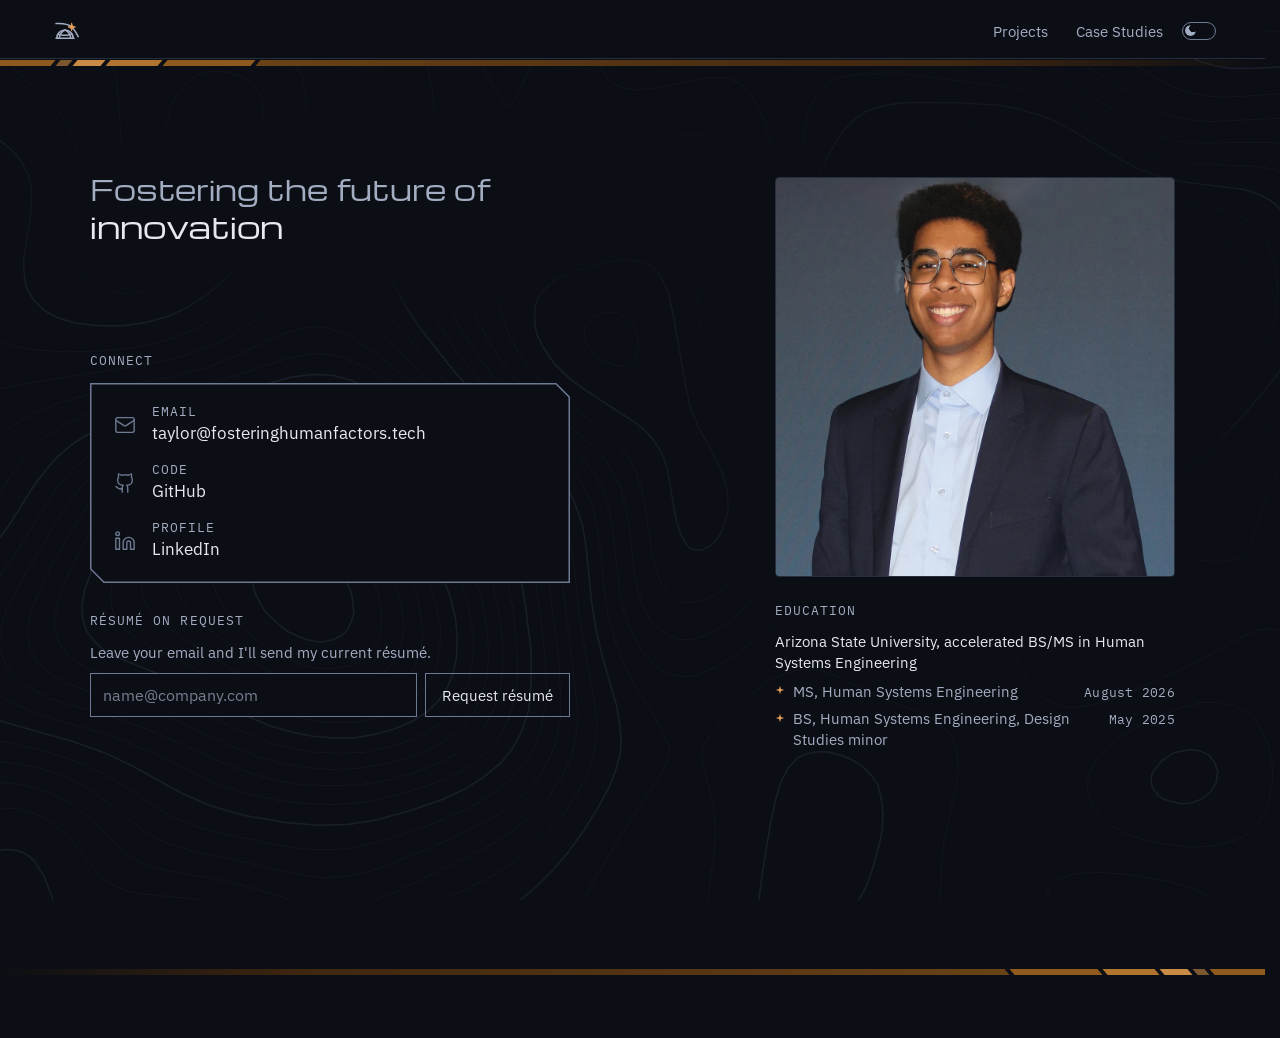
<file: contact.html>
<!doctype html>
<html lang="en">
<head>
<link rel="icon" href="img/favicon.ico" sizes="16x16 32x32 48x48">
<link rel="icon" type="image/png" sizes="32x32" href="img/favicon-32.png">
<link rel="icon" type="image/png" sizes="192x192" href="img/favicon-192.png">
<link rel="apple-touch-icon" sizes="180x180" href="img/favicon-180.png">

<meta charset="utf-8">
<meta name="viewport" content="width=device-width, initial-scale=1, viewport-fit=cover">
<script>(function(){ var t=null, m; try{ t=new URLSearchParams(location.search).get("theme"); }catch(e){} if(t!=="light" && t!=="dark"){ t=null; m=/(?:^|;)theme=(light|dark)(?:;|$)/.exec(window.name||""); if(m){ t=m[1]; } } if(t!=="light" && t!=="dark"){ t=null; try{ t=localStorage.getItem("theme"); }catch(e){} } else { try{ localStorage.setItem("theme",t); }catch(e){} } if(t==="light"){ document.documentElement.setAttribute("data-theme","light"); } })();</script>
<title>Connect · Taylor Foster</title>
<link rel="stylesheet" href="https://fonts.googleapis.com/css2?family=IBM+Plex+Sans:wght@400;500;600&display=swap">
<link rel="stylesheet" href="https://fonts.googleapis.com/css2?family=IBM+Plex+Mono:wght@400;500&display=swap">
<link rel="stylesheet" href="https://fonts.googleapis.com/css2?family=Michroma&display=swap">
<link rel="stylesheet" href="css/homemark.css">   <!-- "Home" label that slides out from behind the corner mark; keep this line in pages built from this shell (Taylor 2026-11-09) -->
<link rel="stylesheet" href="css/toggle.css">   <!-- light and dark switch drawn as a toggle (Taylor 2026-11-09) -->
<style>
:root{
  --bg:#0B0E14; --raised:#11151D; --hair:#262D3D; --slate:#6E7A93;
  --text:#E6E9F0; --dim:#A3ADC2; --accent:#E8A15C;
  --out:cubic-bezier(.22,.8,.3,1);
  color-scheme:dark; scroll-padding-top:88px;
}
@media (prefers-color-scheme: dark){ :root:not([data-theme="light"]){ --bg:#0B0E14; --raised:#11151D; --hair:#262D3D; --slate:#6E7A93; --text:#E6E9F0; --dim:#A3ADC2; --accent:#E8A15C; } }
:root[data-theme="dark"]{ --bg:#0B0E14; --raised:#11151D; --hair:#262D3D; --slate:#6E7A93; --text:#E6E9F0; --dim:#A3ADC2; --accent:#E8A15C; }
@media (prefers-contrast: more){ html:root:root{ --hair:#5E6985; --slate:#97A3BD; --dim:#C9D0DF; } }
*,*::before,*::after{ box-sizing:border-box; }
html{ background:var(--bg); scrollbar-gutter:stable; }
body{ margin:0; background:var(--bg); color:var(--text); font-family:'IBM Plex Sans',system-ui,sans-serif; }
a{ color:inherit; }
a:focus-visible{ outline:2px solid var(--slate); outline-offset:3px; }
.lbl{ font-family:'IBM Plex Mono',ui-monospace,monospace; font-size:12px; letter-spacing:.08em; text-transform:uppercase; line-height:1.5; color:var(--dim); margin:0; }
.disp{ font-family:'Michroma','IBM Plex Sans',system-ui,sans-serif; font-weight:400; letter-spacing:0; margin:0; }

.top{ position:sticky; top:0; z-index:30; display:flex; justify-content:space-between; align-items:center; padding:max(20px,env(safe-area-inset-top,0px)) clamp(16px,4.5vw,64px) 16px; background:var(--bg); border-bottom:1px solid var(--hair); }
.top a{ display:inline-flex; align-items:center; min-height:44px; margin:-11px 0; color:var(--dim); text-decoration:none; font-size:15px; }
.top .home{ width:44px; justify-content:center; margin-left:-13px; }
.top .links a{ padding:0 14px; }
.top .links{ margin-right:-14px; display:flex; }
@media (hover:hover){ .top a:hover{ color:var(--text); } }
@media (max-width:760px){ .top .links a{ padding:0 10px; } }   /* phones keep both header links, Case Studies and Connect (T-2026-10-14-189) */
/* slanted amber band under the header (Taylor 2026-11-02; short bars doubled in length on desktop the same day, 12/28/52/88 px; phones and 400% zoom keep 6/10/18/30 px so the burst does not crowd narrow views (W3C COGA 'Help users focus'; reflow note that 320 CSS px is desktop at 400% zoom)): anchored to the home mark as part of the identity, short bars at the left that dim toward a long run fading out to the right; the brightest bar stays below the chip glow (--accent), every edge cut at the same slant */
.top .band, .endband .band{ position:absolute; left:0; right:0; bottom:-8px; height:6px; display:flex; gap:5px;  overflow:hidden; pointer-events:none;
  --b1:#3E2610; --b2:#6A4216; --b3:#8E5A1E; --b4:#B0742E; --b5:#C88A44; }
.top .band i, .endband .band i{ display:block; height:100%; transform:skewX(-40deg); }
.top .band i:nth-child(1), .endband .band i:nth-child(1){ flex:0 0 calc(clamp(16px,4.5vw,64px) - var(--home-shift,0px) + 3px); margin-left:-8px; background:var(--b3); }   /* edge bar: runs off the left edge of the screen (Taylor 2026-11-02) */
.top .band i:nth-child(2), .endband .band i:nth-child(2){ flex:0 0 12px; background:var(--b5); opacity:.6; }
.top .band i:nth-child(3), .endband .band i:nth-child(3){ flex:0 0 28px; background:var(--b5); }
.top .band i:nth-child(4), .endband .band i:nth-child(4){ flex:0 0 52px; background:var(--b4); }
.top .band i:nth-child(5), .endband .band i:nth-child(5){ flex:0 0 88px; background:var(--b3); }
.top .band i:nth-child(6), .endband .band i:nth-child(6){ flex:1 1 auto; margin-right:-8px; background:linear-gradient(90deg, var(--b2), var(--b1) 70%, transparent); }
@media (max-width:760px){ .top .band{ bottom:-7px; height:5px; gap:4px; } .top .band i:nth-child(1){ flex-basis:calc(clamp(16px,4.5vw,64px) + 4px); } .top .band i:nth-child(2){ flex-basis:6px; } .top .band i:nth-child(3){ flex-basis:10px; } .top .band i:nth-child(4){ flex-basis:18px; } .top .band i:nth-child(5){ flex-basis:30px; } }
@media (forced-colors: active){ .top .band, .endband{ display:none; } }
/* light mode and header band, matching the home page (Taylor 2026-11-03): dark is the default; the toggle after Contact sets data-theme="light" on html and the choice is shared with the home page through localStorage */
:root[data-theme="light"]{ --bg:#FAF7F0; --raised:#FFFFFF; --hair:#DDD5C4; --slate:#5A616F; --text:#111318; --dim:#3F4552; --accent:#E8A15C; --icon:#A8621A; color-scheme:light; }
html[data-theme="light"]{ background:linear-gradient(180deg, #F1E6CC 0%, #F8F4EA 45%, #FFFFFF 100%) no-repeat; background-color:#FFFFFF; min-height:100%; }
html[data-theme="light"] body{ background:transparent; }
html[data-theme="light"] .top{ background:color-mix(in srgb, var(--bg) 90%, transparent); -webkit-backdrop-filter:blur(8px); backdrop-filter:blur(8px); }
@media (prefers-contrast: more){ html:root:root[data-theme="light"]{ --hair:#8C8472; --slate:#4F5563; --dim:#2C313B; } }
@media (prefers-reduced-transparency: reduce){ html[data-theme="light"] .top{ background:var(--bg); -webkit-backdrop-filter:none; backdrop-filter:none; } }
.top .theme{ display:inline-flex; align-items:center; justify-content:center; width:44px; min-height:44px; margin:-11px 0; padding:0; border:0; background:none; color:var(--dim); cursor:pointer; font:inherit; }
@media (hover:hover){ .top .theme:hover{ color:var(--text); } }
.top .theme:focus-visible{ outline:2px solid var(--slate); outline-offset:-4px; }
.top .theme svg{ display:block; }
.top .theme .moon{ display:none; }
html[data-theme="light"] .top .theme .sun{ display:none; }
html[data-theme="light"] .top .theme .moon{ display:block; }


/* Contact page (Taylor's spec, 2026-11-07). The site's own type and colours only: Michroma for the tagline, Plex Sans for the
   links, slate for contours and supporting labels, amber only where the site already uses it (hover underline, header band). */
html body{ background:transparent; }
#bgtex{ position:fixed; inset:0; z-index:-1; pointer-events:none; background:var(--slate); opacity:.15;
  --tx:30%; --ty:40%; --tw:360px; --th:160px; --fx:76%; --fy:44%; --fw:220px; --fh:260px;
  --calm-t:radial-gradient(var(--tw) var(--th) at var(--tx) var(--ty), rgba(0,0,0,.22) 0, rgba(0,0,0,.22) 55%, #000 100%);
  --calm-f:radial-gradient(var(--fw) var(--fh) at var(--fx) var(--fy), rgba(0,0,0,.12) 0, rgba(0,0,0,.12) 60%, #000 100%);
  -webkit-mask-image:url(img/bg_topo.svg),var(--calm-t),var(--calm-f); mask-image:url(img/bg_topo.svg),var(--calm-t),var(--calm-f);
  -webkit-mask-size:cover,100% 100%,100% 100%; mask-size:cover,100% 100%,100% 100%; -webkit-mask-position:center; mask-position:center; -webkit-mask-repeat:no-repeat; mask-repeat:no-repeat;
  -webkit-mask-composite:source-in; mask-composite:intersect; }
html[data-theme="light"] #bgtex{ opacity:.14; }
@media (forced-colors:active){ #bgtex{ display:none; } }
@media (prefers-contrast:more){ #bgtex{ display:none; } }

main.ct{ max-width:1200px; margin:0 auto; padding:clamp(48px,9vh,112px) clamp(16px,4.5vw,64px) 96px; min-height:calc(100vh - 80px);
  display:grid; grid-template-columns:minmax(0,3fr) minmax(0,2fr); grid-template-areas:"head photo" "ways photo" "nav nav"; grid-template-rows:auto auto auto; column-gap:clamp(32px,6vw,96px); align-content:center; }
.ct-head{ grid-area:head; container-type:inline-size; min-width:0; align-self:start; }   /* start (was end) so the headline and portrait share a top edge */
.tag{ margin:0; line-height:1.18; }
.tag .fixed{ display:block; color:var(--dim); font-size:clamp(22px,min(4.6cqi,3.2vw),40px); }
/* the reel: a fixed window one line tall (two below 560 px of column, where 'human-centered design' wraps); the track moves up one
   item at a time, and the last item is a copy of the first so the loop always moves upward.
   The rotating word is itself the pause control (Taylor 2026-11-07, WCAG 2.2.2): a real <button> styled as headline text. Click, tap,
   Enter or Space toggles a paused state that stays until toggled again; the button's name says the action. */
.reelwrap{ position:relative; margin-top:.12em; }
.reel{ display:block; position:relative; overflow:hidden; width:100%; margin:0; padding:0; border:0; background:none; text-align:left; cursor:pointer;
  font-family:'Michroma','IBM Plex Sans',system-ui,sans-serif; font-weight:400; letter-spacing:0; line-height:1.18; color:var(--text);
  font-size:clamp(24px,min(5cqi,3.5vw),44px); height:1.3em; }
.reel .track{ display:block; will-change:transform; }
.reel .item{ display:flex; align-items:flex-start; height:1.3em; white-space:nowrap; }
.reel .item span{ text-decoration:underline; text-decoration-color:transparent; text-decoration-thickness:1px; text-underline-offset:.22em; transition:text-decoration-color .2s; }
@media (hover:hover){ .reel:hover .item span{ text-decoration-color:var(--slate); } }
.reel.paused .item span{ text-decoration-style:dotted; text-decoration-color:var(--slate); }   /* paused: a quiet dotted underline stays */
.reel:focus-visible{ outline:2px solid var(--slate); outline-offset:4px; border-radius:2px; }
@container (max-width:560px){
  .reel, .reelstatic{ font-size:clamp(24px,8.4cqi,36px); }
  .reel{ height:2.5em; }
  .reel .item{ height:2.5em; white-space:normal; }
}
.reel .item{ transition:opacity .45s ease-in-out; }
/* click or key on the word: the same lucent arrival as the home preview line (Taylor 2026-11-07) */
.reel{ --pvl:#E9C68A; }   /* champagne, not the preview's pearl: the word is already near-white, so pearl would not read */
html[data-theme="light"] .reel{ --pvl:#C9923F; }
.reel.pv-in{ animation:pvIn .34s cubic-bezier(.2,.6,.2,1) both; }
/* the band is painted per word: background-clip:text does not reach text inside the moving (transformed) track */
.reel.pv-in .item > span{ color:transparent; background:linear-gradient(100deg, var(--text) 0 38%, var(--pvl) 50%, var(--text) 62% 100%) 100% 0 / 260% 100% no-repeat;
  -webkit-background-clip:text; background-clip:text; animation:pvSheen .9s cubic-bezier(.37,.1,.33,.95) .06s both; }
@keyframes pvIn{ from{ opacity:.35; filter:blur(3px); } to{ opacity:1; filter:none; } }
@keyframes pvSheen{ from{ background-position:100% 0; } to{ background-position:0 0; } }
@media (forced-colors: active){ .reel.pv-in, .reel.pv-in .item > span{ color:CanvasText; background:none; animation:none; } }
.reel.moving .item.out{ opacity:.15; }
.reelstatic{ display:none; font-family:'Michroma','IBM Plex Sans',system-ui,sans-serif; font-weight:400; line-height:1.18; color:var(--text); font-size:clamp(24px,min(5cqi,3.5vw),44px); }
@media (prefers-reduced-motion: reduce){ .reel, .reelhint{ display:none; } .reelstatic{ display:block; } }   /* reduced motion: plain text, no control (Taylor 2026-11-07) */
/* one-time hint on the first mouse hover or keyboard focus */
.reelhint{ position:absolute; left:0; top:calc(100% + 10px); font-family:'IBM Plex Mono',ui-monospace,monospace; font-size:11px; letter-spacing:.08em; text-transform:uppercase; color:var(--dim);
  opacity:0; transition:opacity .3s; pointer-events:none; white-space:nowrap; }
.reelhint.on{ opacity:1; }
.vh{ position:absolute !important; width:1px; height:1px; overflow:hidden; clip:rect(0 0 0 0); white-space:nowrap; }

.ways-wrap{ grid-area:ways; align-self:start; margin:clamp(64px,11vh,112px) 0 0; max-width:480px; }
.req{ margin-top:28px; }   /* résumé request (Taylor 2026-11-10) */
.req .lbl{ margin:0 0 8px; }
.req .lbl label{ cursor:pointer; }
.req-note{ margin:0 0 10px; font-size:15px; line-height:1.4; color:var(--dim); }
.req-row{ display:flex; gap:8px; flex-wrap:wrap; }
.req input{ flex:1 1 220px; min-width:0; min-height:44px; box-sizing:border-box; padding:0 12px; font:inherit; font-size:16px; color:var(--text); background:var(--bg); border:1.5px solid var(--slate); border-radius:0; }
.req input::placeholder{ color:var(--dim); opacity:.7; }
.req input:focus-visible{ outline:2px solid var(--slate); outline-offset:2px; }
.req input[aria-invalid="true"]{ border-color:var(--icon,var(--accent)); }
.req button{ flex:none; min-height:44px; padding:0 16px; font:inherit; font-size:15px; color:var(--text); background:transparent; border:1.5px solid var(--slate); border-radius:0; cursor:pointer; transition:border-color .2s, color .2s; }
@media (hover:hover){ .req button:hover{ border-color:var(--icon,var(--accent)); } }
.req button:focus-visible{ outline:2px solid var(--slate); outline-offset:2px; }
.req .hp{ position:absolute; left:-10000px; width:1px; height:1px; opacity:0; }   /* spam trap: people never fill it */
.req button[disabled]{ opacity:.6; cursor:progress; }
.req-msg{ margin:8px 0 0; min-height:1.4em; font-size:14px; line-height:1.4; color:var(--dim); }
@media (forced-colors: active){ .req input, .req button{ border-color:ButtonText; } }
.edu{ margin-top:24px; }   /* education under the Connect card (Taylor 2026-11-10) */
.edu .lbl{ margin:0 0 10px; }
.edu .school{ margin:0 0 8px; font-size:15px; line-height:1.4; color:var(--text); }
.edu ul{ list-style:none; margin:0; padding:0; display:flex; flex-direction:column; gap:6px; }
.edu li{ display:flex; justify-content:space-between; align-items:baseline; gap:16px; font-size:15px; line-height:1.4; color:var(--dim); }
.edu .deg{ position:relative; padding-left:18px; }   /* star bullets (Taylor 2026-11-11): the home mark's amber four-pointed star */
.edu .deg::before{ content:""; position:absolute; left:0; top:.32em; width:10px; height:10px; background:var(--icon,var(--accent)); -webkit-mask:url("data:image/svg+xml,%3Csvg xmlns='http://www.w3.org/2000/svg' viewBox='0 0 24 24'%3E%3Cpath d='M12 2L14.2 9.8L22 12L14.2 14.2L12 22L9.8 14.2L2 12L9.8 9.8Z'/%3E%3C/svg%3E") center/contain no-repeat; mask:url("data:image/svg+xml,%3Csvg xmlns='http://www.w3.org/2000/svg' viewBox='0 0 24 24'%3E%3Cpath d='M12 2L14.2 9.8L22 12L14.2 14.2L12 22L9.8 14.2L2 12L9.8 9.8Z'/%3E%3C/svg%3E") center/contain no-repeat; }
@media (forced-colors:active){ .edu .deg::before{ background:CanvasText; } }
.edu .dt{ flex:none; font-family:'IBM Plex Mono',ui-monospace,monospace; font-size:13px; letter-spacing:.02em; color:var(--dim); }
.ways-wrap .lbl{ margin:0 0 12px; }   /* the page's one 'Contact' label sits on the card that holds the details (Taylor 2026-11-07) */
.ways{ position:relative; padding:14px 24px; }
/* contact card (Taylor 2026-11-07): the pattern chips' motif, a slate outline with the top-right and bottom-left corners cut 14 px,
   filled with the page ground so the contours stop at its edge */
.ways .bd{ position:absolute; inset:0; width:100%; height:100%; overflow:visible; pointer-events:none; }
.ways .bd polygon{ fill:var(--bg); stroke:var(--slate); stroke-width:1.5; }
@media (prefers-contrast: more){ .ways .bd polygon{ stroke-width:2; } }
@media (forced-colors: active){ .ways .bd polygon{ fill:Canvas; stroke:CanvasText; } }
.ways ul{ position:relative; list-style:none; margin:0; padding:0; display:flex; flex-direction:column; gap:2px; }
.ways a{ display:flex; align-items:center; gap:16px; min-height:56px; padding:6px 0; text-decoration:none; color:var(--text); }
.ways a svg{ flex:none; color:var(--slate); transition:color .2s; }
.ways .w{ display:flex; flex-direction:column; gap:2px; min-width:0; }
.ways .k{ font-family:'IBM Plex Mono',ui-monospace,monospace; font-size:11px; letter-spacing:.08em; text-transform:uppercase; color:var(--dim); }   /* dim, not slate: dark slate on the navy is 4.48:1, under AA for 11 px text */
.ways .v{ font-size:17px; line-height:1.35; overflow-wrap:break-word; border-bottom:1px solid transparent; align-self:flex-start; padding-bottom:1px; }
@media (hover:hover){ .ways a:hover .v{ border-bottom-color:var(--accent); } .ways a:hover svg{ color:var(--text); } }
.ways a:focus-visible{ outline:2px solid var(--slate); outline-offset:4px; }

.ct-side{ grid-area:photo; align-self:start; justify-self:end; width:100%; max-width:400px; margin-top:4px; }   /* portrait + education; 4px drops the frame to the headline's cap height across the gutter */
.ct-photo{ margin:0; width:100%; }
.ct-photo .frame{ position:relative; aspect-ratio:1/1; border:1px solid var(--hair); border-radius:4px; overflow:hidden; background:var(--raised); }
.ct-photo img{ display:block; width:100%; height:100%; object-fit:cover; }   /* Taylor's square portrait (2026-11-07), shown whole in a square frame; converted to WebP only */
.ct-photo .wait{ position:absolute; inset:0; display:none; align-items:center; justify-content:center; font-family:'IBM Plex Mono',ui-monospace,monospace; font-size:11px; letter-spacing:.08em; text-transform:uppercase; color:var(--dim); }
.ct-photo.missing img{ display:none; } .ct-photo.missing .wait{ display:flex; }


/* tablet: smaller portrait, tighter columns */
@media (max-width:1023px){ main.ct{ grid-template-columns:minmax(0,1fr) minmax(0,.62fr); column-gap:40px; } .ct-side{ max-width:300px; } }
/* phones and narrow tablets: one column; tagline, then a compact portrait, then the links */
@media (max-width:767px){
  main.ct{ grid-template-columns:minmax(0,1fr); grid-template-areas:"head" "photo" "ways" "nav"; padding-top:40px; min-height:0; }
  .ct-head{ align-self:start; }
  .ct-side{ max-width:none; margin:32px 0 0; justify-self:stretch; } .ct-photo{ max-width:220px; } .edu{ margin-top:20px; }
  .ways-wrap{ margin-top:48px; }   /* gap between groups (48) larger than within a group (20 to 24): proximity */
}
@media (prefers-reduced-motion: reduce){ .reel .item, .reelhint{ transition:none; } }

/* type and targets (2026-11-10, critique "Next pass"): functional mono labels and links move from 11 to 12 px up to 13 px, and standalone links get a 24 px
   target; decorative eyebrows (page and card category lines, section numbers, chip indices) stay at 12 px. 13 px rather than the critique's 14 for
   uppercase mono links: tracked uppercase mono at 13 px is already wider than 15 px sans. */
.ways .k{ font-size:13px; }
.reelhint{ font-size:12px; }
.req .lbl, .ways-wrap > .lbl, .edu > .lbl{ font-size:13px; }

/* closing band (Taylor 2026-11-11): a copy of the header band, mirrored, where the bottom links were. Short bars at the right edge, the long run fading to the left. */
.endband{ position:relative; height:6px; margin:clamp(56px,10vh,104px) 0 clamp(40px,7vh,72px); transform:scaleX(-1); --home-shift:0px; overflow:hidden; }
.endband .band{ top:0; bottom:auto; }
@media (max-width:760px){ .endband{ height:5px; } .endband .band{ bottom:-7px; height:5px; gap:4px; } .endband .band i:nth-child(1){ flex-basis:calc(clamp(16px,4.5vw,64px) + 4px); } .endband .band i:nth-child(2){ flex-basis:6px; } .endband .band i:nth-child(3){ flex-basis:10px; } .endband .band i:nth-child(4){ flex-basis:18px; } .endband .band i:nth-child(5){ flex-basis:30px; } }
</style>
<link rel="stylesheet" href="css/header.css">   <!-- header links on narrow phones (Taylor 2026-11-10) -->
<link rel="stylesheet" href="css/light.css">   <!-- light mode accent: terracotta coral in place of amber (Taylor 2026-11-09); keep last in the head -->
</head>
<body>

<div id="bgtex" aria-hidden="true"></div>
<header class="top">
  <span class="band" aria-hidden="true"><i></i><i></i><i></i><i></i><i></i><i></i></span>
  <a class="home" href="index.html" aria-label="Home"><svg aria-hidden="true" focusable="false" width="24" height="24" viewBox="0 0 24 24" fill="none" stroke="currentColor" stroke-width="1.5" stroke-linecap="round" stroke-linejoin="round"><defs><clipPath id="o2clip"><rect width="24" height="19.20"/></clipPath></defs><path d="M1.80 19.20 A8.20 8.20 0 0 1 18.20 19.20"/><g clip-path="url(#o2clip)"><path d="M3.28 14.64 L3.29 14.72 L3.32 14.81 L3.37 14.89 L3.43 14.97 L3.51 15.06 L3.61 15.14 L3.73 15.22 L3.86 15.30 L4.02 15.37 L4.18 15.45 L4.37 15.52 L4.57 15.59 L4.78 15.66 L5.01 15.72 L5.25 15.79 L5.51 15.84 L5.77 15.90 L6.05 15.95 L6.34 16.00 L6.64 16.04 L6.95 16.08 L7.27 16.12 L7.59 16.15 L7.92 16.18 L8.26 16.21 L8.60 16.23 L8.95 16.24 L9.30 16.25 L9.65 16.26 L10.00 16.26 L10.35 16.26 L10.70 16.25 L11.05 16.24 L11.40 16.23 L11.74 16.21 L12.08 16.18 L12.41 16.15 L12.73 16.12 L13.05 16.08 L13.36 16.04 L13.66 16.00 L13.95 15.95 L14.23 15.90 L14.49 15.84 L14.75 15.79 L14.99 15.72 L15.22 15.66 L15.43 15.59 L15.63 15.52 L15.82 15.45 L15.98 15.37 L16.14 15.30 L16.27 15.22 L16.39 15.14 L16.49 15.06 L16.57 14.97 L16.63 14.89 L16.68 14.81 L16.71 14.72 L16.72 14.64"/><path d="M4.55 23.24 L4.46 22.87 L4.37 22.49 L4.31 22.10 L4.26 21.70 L4.22 21.29 L4.21 20.88 L4.20 20.46 L4.22 20.04 L4.24 19.62 L4.29 19.20 L4.35 18.78 L4.43 18.36 L4.52 17.94 L4.62 17.52 L4.74 17.11 L4.88 16.70 L5.03 16.30 L5.19 15.91 L5.37 15.53 L5.56 15.16 L5.76 14.80 L5.97 14.45 L6.20 14.12 L6.43 13.79 L6.67 13.49 L6.93 13.20 L7.19 12.92 L7.46 12.66 L7.73 12.42 L8.02 12.20 L8.30 12.00 L8.60 11.82 L8.89 11.66 L9.19 11.52 L9.49 11.40 L9.80 11.30"/><path d="M15.45 23.24 L15.54 22.87 L15.63 22.49 L15.69 22.10 L15.74 21.70 L15.78 21.29 L15.79 20.88 L15.80 20.46 L15.78 20.04 L15.76 19.62 L15.71 19.20 L15.65 18.78 L15.57 18.36 L15.48 17.94 L15.38 17.52 L15.26 17.11 L15.12 16.70 L14.97 16.30 L14.81 15.91 L14.63 15.53 L14.44 15.16 L14.24 14.80 L14.03 14.45 L13.80 14.12 L13.57 13.79 L13.33 13.49 L13.07 13.20 L12.81 12.92 L12.54 12.66 L12.27 12.42 L11.98 12.20 L11.70 12.00 L11.40 11.82 L11.11 11.66 L10.81 11.52 L10.51 11.40 L10.20 11.30"/></g><path d="M1.00 19.20 H19.00"/><path d="M1 4.6C8.4 4.2 13.8 5.4 16.7 8C19 10.1 21 13.3 23.2 17.6"/><path d="M16.70 4.20 L17.65 7.05 L20.50 8.00 L17.65 8.95 L16.70 11.80 L15.75 8.95 L12.90 8.00 L15.75 7.05Z" fill="var(--icon,var(--accent))" stroke="var(--icon,var(--accent))" stroke-width=".7" stroke-linejoin="round"/></svg><span class="hm-lbl" aria-hidden="true"><span>Home</span></span></a><!-- corner mark (Taylor 2026-11-09): the flyby over the half-globe on pages where the globe is not shown. Its craft is the amber four-pointed star, which stands alone as the home mark where the globe is shown (index.html) and on Connect's back link -->
  <!-- header (Taylor 2026-11-10): Projects, Case Studies, Connect on every page, less the page itself; no Résumé link, since the request form lives on Connect (Taylor 2026-11-10) --><div class="links"><a href="grid.html">Projects</a><a href="case-studies.html">Case Studies</a><button class="theme" type="button" id="themeToggle" aria-pressed="false" aria-label="Light mode"><span class="sw" aria-hidden="true"><span class="kn"></span></span></button></div>
</header>

<main class="ct">
  <div class="ct-head">
    <h1 class="disp tag" id="tag"><span class="vh">Fostering the future of innovation, safety, and human-centered design.</span><span class="fixed" aria-hidden="true">Fostering the future of</span></h1>
    <div class="reelwrap"><button class="reel" type="button" id="reel" aria-label="Pause rotating tagline"><span class="track" aria-hidden="true"><span class="item"><span>innovation</span></span><span class="item"><span>safety</span></span><span class="item"><span>human-centered design</span></span><span class="item"><span>innovation</span></span></span></button><span class="reelhint" id="reelhint" aria-hidden="true">Click to pause</span><span class="reelstatic" aria-hidden="true">human-centered design</span></div>
  </div>
  <div class="ways-wrap"><p class="lbl">Connect</p><div class="ways"><svg class="bd" aria-hidden="true" focusable="false"><polygon/></svg><ul>
      <li><a href="mailto:taylor@fosteringhumanfactors.tech"><svg aria-hidden="true" focusable="false" width="22" height="22" viewBox="0 0 24 24" fill="none" stroke="currentColor" stroke-width="1.5" stroke-linecap="round" stroke-linejoin="round"><path d="m22 7-8.991 5.727a2 2 0 0 1-2.009 0L2 7"/><rect x="2" y="4" width="20" height="16" rx="2"/></svg><span class="w"><span class="k">Email</span><span class="v">taylor@<wbr>fosteringhumanfactors<wbr>.tech</span></span></a></li>
      <li><a href="https://github.com/TayFost" target="_blank" rel="noopener"><svg aria-hidden="true" focusable="false" width="22" height="22" viewBox="0 0 24 24" fill="none" stroke="currentColor" stroke-width="1.5" stroke-linecap="round" stroke-linejoin="round"><path d="M15 22v-4a4.8 4.8 0 0 0-1-3.5c3 0 6-2 6-5.5.08-1.25-.27-2.48-1-3.5.28-1.15.28-2.35 0-3.5 0 0-1 0-3 1.5-2.64-.5-5.36-.5-8 0C6 2 5 2 5 2c-.3 1.15-.3 2.35 0 3.5A5.403 5.403 0 0 0 4 9c0 3.5 3 5.5 6 5.5-.39.49-.68 1.05-.85 1.65-.17.6-.22 1.23-.15 1.85v4"/><path d="M9 18c-4.51 2-5-2-7-2"/></svg><span class="w"><span class="k">Code</span><span class="v">GitHub</span></span><span class="vh">(opens in a new tab)</span></a></li>
      <li><a href="https://www.linkedin.com/in/taylor-foster-human-centered-design/" target="_blank" rel="noopener"><svg aria-hidden="true" focusable="false" width="22" height="22" viewBox="0 0 24 24" fill="none" stroke="currentColor" stroke-width="1.5" stroke-linecap="round" stroke-linejoin="round"><path d="M16 8a6 6 0 0 1 6 6v7h-4v-7a2 2 0 0 0-2-2 2 2 0 0 0-2 2v7h-4v-7a6 6 0 0 1 6-6z"/><rect width="4" height="12" x="2" y="9"/><circle cx="4" cy="4" r="2"/></svg><span class="w"><span class="k">Profile</span><span class="v">LinkedIn</span></span><span class="vh">(opens in a new tab)</span></a></li>
  </ul></div>
  <form class="req" id="resume" method="POST" action="https://formspree.io/f/mjywbwdr" data-endpoint="https://formspree.io/f/mjywbwdr" novalidate>   <!-- résumé on request only (Taylor 2026-11-10): the visitor leaves an address; the page posts it to Taylor's Formspree form (mjywbwdr, set 2026-11-10), which emails Taylor; without an endpoint it falls back to the visitor's email app. -->
    <p class="lbl"><label for="reqEmail">Résumé on request</label></p>
    <p class="req-note" id="reqNote">Leave your email and I'll send my current résumé.</p>
    <input type="text" name="_gotcha" class="hp" tabindex="-1" autocomplete="off" aria-hidden="true">
    <div class="req-row"><input id="reqEmail" name="email" type="email" autocomplete="email" inputmode="email" required placeholder="name@company.com" aria-describedby="reqNote reqMsg"><button type="submit">Request résumé</button></div>
    <p class="req-msg" id="reqMsg" role="status" aria-live="polite"></p>
  </form>
  </div>
  <div class="ct-side">   <!-- portrait with education beneath it (Taylor 2026-11-10): who Taylor is, grouped apart from how to reach Taylor -->
  <figure class="ct-photo" id="photo"><div class="frame"><img src="img/headshot.webp" alt="Portrait of Taylor Foster" width="1012" height="1012" decoding="async"><span class="wait" aria-hidden="true">Headshot</span></div></figure>
  <div class="edu"><p class="lbl">Education</p>   <!-- graduation dates from the Human Factors résumé (Taylor 2026-11-10) -->
    <p class="school">Arizona State University, accelerated BS/MS in Human Systems Engineering</p>
    <ul><li><span class="deg">MS, Human Systems Engineering</span><span class="dt">August 2026</span></li>
        <li><span class="deg">BS, Human Systems Engineering, Design Studies minor</span><span class="dt">May 2025</span></li></ul></div>
  </div>
</main>
<!-- closing band (Taylor 2026-11-11): the header band mirrored, in place of the bottom links, which repeated the pinned header -->
<div class="endband" aria-hidden="true"><span class="band"><i></i><i></i><i></i><i></i><i></i><i></i></span></div>
<script>
/* light and dark mode toggle (Taylor 2026-11-03). aria-pressed reports light mode; the choice is kept in localStorage when the browser allows it. */
(function(){
  var b=document.getElementById('themeToggle'), root=document.documentElement; if(!b) return;
  function sync(){ var light=root.getAttribute('data-theme')==='light'; b.setAttribute('aria-pressed',light?'true':'false'); b.setAttribute('title',light?'Switch to dark mode':'Switch to light mode'); }
  b.addEventListener('click',function(e){
    e.preventDefault(); e.stopPropagation();
    var light=root.getAttribute('data-theme')!=='light';
    if(light){ root.setAttribute('data-theme','light'); } else { root.removeAttribute('data-theme'); }
    try{ localStorage.setItem('theme', light?'light':'dark'); }catch(err){}
    sync();
  });
  sync();
})();
</script>
<script>
/* the theme choice travels with links between the home page and the project pages, so a reader who chose light mode is not sent back to dark when the browser blocks storage (Taylor 2026-11-03) */
function __themeName(){ var t=document.documentElement.getAttribute('data-theme')==='light'?'light':'dark'; try{ window.name=(window.name||'').replace(/(?:^|;)theme=(light|dark)/g,'').replace(/^;+|;+$/g,'')+(window.name&&!/^;*$/.test(window.name.replace(/(?:^|;)theme=(light|dark)/g,''))?';':'')+'theme='+t; }catch(err){} }
document.addEventListener('click',function(e){ if(e.target && e.target.closest && e.target.closest('#themeToggle')){ setTimeout(function(){ __themeName(); if(window.__themeSave){ window.__themeSave(); } },0); } });
/* in the claude.ai viewer each page may open in a fresh frame with storage blocked, so the choice is also kept per viewer in the artifact's private db (data/users/<id>/theme). It is read once on load and written only when the viewer clicks the toggle. Outside the viewer this does nothing. */
(async function(){
  try{
    if(!window.claude || !window.claude.use) return;
    var db=await window.claude.use('db'), user=await window.claude.use('user'); if(!db || !user) return;
    var id=await user.id(); if(!id) return;
    var ref=db.doc('data/users/'+id+'/theme'), root=document.documentElement;
    window.__themeSave=function(){ ref.set({value: root.getAttribute('data-theme')==='light'?'light':'dark'}).catch(function(){}); };
    var snap=await ref.get(); if(!snap.exists) return;
    var t=(snap.data()||{}).value, now=root.getAttribute('data-theme')==='light'?'light':'dark';
    if((t==='light'||t==='dark') && t!==now){
      if(t==='light'){ root.setAttribute('data-theme','light'); } else { root.removeAttribute('data-theme'); }
      var b=document.getElementById('themeToggle'); if(b){ b.setAttribute('aria-pressed',t==='light'?'true':'false'); b.setAttribute('title',t==='light'?'Switch to dark mode':'Switch to light mode'); }
      try{ localStorage.setItem('theme',t); }catch(err){}
      __themeName(); if(window.__onPref){ window.__onPref(); }
    }
  }catch(err){}
})();
document.addEventListener('click',function(e){
  __themeName();
  var a=e.target && e.target.closest ? e.target.closest('a[href]') : null; if(!a) return;
  var h=a.getAttribute('href')||''; if(!/^(index|observer|crisiscourier|asrs|spacehack|case-studies|grid|contact)\.html/.test(h)) return;
  try{ var u=new URL(h, location.href); u.searchParams.set('theme', document.documentElement.getAttribute('data-theme')==='light'?'light':'dark'); a.href=u.pathname.split('/').pop()+u.search+u.hash; }catch(err){}
}, true);
</script>
<script>
/* headshot: until the approved photo is in img/headshot.webp the frame stays empty, so the layout holds its shape */
(function(){ var f=document.getElementById('photo'), i=f&&f.querySelector('img'); if(!i) return;
  function miss(){ f.classList.add('missing'); }
  if(i.complete && !i.naturalWidth) miss(); i.addEventListener('error',miss); })();
</script>
<script>
/* rotating term (spec section 4, Taylor 2026-11-07): innovation, safety, human-centered design, repeating; 4 s hold, 450 ms move,
   ease-in-out, always upward. The word is the only control: click, tap, Enter or Space pauses on the word shown and stays paused until
   toggled again. No temporary hover or focus hold (Taylor 2026-11-07), so Resume always restarts it, wherever the pointer or focus is.
   It also rests while the tab is hidden or the tagline is off screen. Reduced motion: CSS swaps the button for plain text. */
(function(){
  var reel=document.getElementById('reel'), track=reel&&reel.querySelector('.track'), items=track?[].slice.call(track.children):[], hint=document.getElementById('reelhint');
  if(!track) return;
  var N=items.length-1, k=0, HOLD=4000, MOVE=450, t=null, user=false, hidden=false, off=false, hinted=false, hintT=null;
  var reduce=window.matchMedia && matchMedia('(prefers-reduced-motion: reduce)');
  function rm(){ return !!(reduce&&reduce.matches); }
  function h(){ return items[0].getBoundingClientRect().height; }
  function place(anim){ track.style.transition=anim?'transform '+MOVE+'ms cubic-bezier(.45,0,.55,1)':'none'; track.style.transform='translateY('+(-k*h())+'px)'; }
  function paused(){ return user||hidden||off||rm(); }
  function step(){
    t=null; if(paused()) return;
    items.forEach(function(it,j){ it.classList.toggle('out', j===k); }); reel.classList.add('moving');
    k++; place(true);
    setTimeout(function(){ reel.classList.remove('moving'); items.forEach(function(it){ it.classList.remove('out'); }); if(k===N){ k=0; place(false); } schedule(); }, MOVE+20);
  }
  function schedule(){ clearTimeout(t); t=null; if(!paused()) t=setTimeout(step,HOLD); }
  function sync(){ reel.setAttribute('aria-label', user?'Resume rotating tagline':'Pause rotating tagline'); reel.classList.toggle('paused',user); }
  function showHint(kind){
    if(hinted||rm()||user) return; hinted=true;
    hint.textContent=kind==='key'?'Enter to pause':'Click to pause';
    hint.classList.add('on'); clearTimeout(hintT); hintT=setTimeout(function(){ hint.classList.remove('on'); },2600);
  }
  function shine(){ reel.classList.remove('pv-in'); void reel.offsetWidth; reel.classList.add('pv-in'); }
  reel.addEventListener('animationend',function(e){ if(e.animationName==='pvSheen') reel.classList.remove('pv-in'); });
  reel.addEventListener('click',function(){ if(rm()) return; user=!user; sync(); schedule(); hinted=true; hint.classList.remove('on'); shine(); });
  reel.addEventListener('pointerenter',function(e){ if(e.pointerType==='mouse') showHint('mouse'); });
  reel.addEventListener('focus',function(){ if(reel.matches(':focus-visible')) showHint('key'); });
  document.addEventListener('visibilitychange',function(){ hidden=document.hidden; schedule(); });
  if('IntersectionObserver' in window){ new IntersectionObserver(function(es){ off=!es[0].isIntersecting; schedule(); }).observe(reel.parentNode); }
  if(reduce&&reduce.addEventListener){ reduce.addEventListener('change',function(){ place(false); schedule(); }); }
  addEventListener('resize',function(){ place(false); });
  sync(); place(false); schedule();
})();
</script>
<script>
/* contour calm zones: the lines thin under the tagline and the portrait, wherever the layout puts them */
(function(){ var el=document.getElementById('bgtex'), tag=document.querySelector('.ct-head'), ph=document.getElementById('photo'); if(!el||!tag) return;
  function set(){ var a=tag.getBoundingClientRect(), b=ph?ph.getBoundingClientRect():null;
    el.style.setProperty('--tx',(a.left+a.width/2)+'px'); el.style.setProperty('--ty',(a.top+a.height/2)+'px');
    el.style.setProperty('--tw',(a.width*0.75+80)+'px'); el.style.setProperty('--th',(a.height*0.75+70)+'px');
    if(b&&b.width){ el.style.setProperty('--fx',(b.left+b.width/2)+'px'); el.style.setProperty('--fy',(b.top+b.height/2)+'px'); el.style.setProperty('--fw',(b.width*0.75+60)+'px'); el.style.setProperty('--fh',(b.height*0.7+60)+'px'); } }
  var raf=0; function q(){ if(raf) return; raf=requestAnimationFrame(function(){ raf=0; set(); }); }
  addEventListener('resize',q); addEventListener('scroll',q,{passive:true}); addEventListener('load',set); if(document.fonts&&document.fonts.ready) document.fonts.ready.then(set); set(); })();
</script>
<script>
/* contact card outline: the chips' polygon (drawPoly on the home page), redrawn when the card changes size */
(function(){ var w=document.querySelector('.ways'), svg=w&&w.querySelector('svg.bd'), poly=svg&&svg.querySelector('polygon'); if(!poly) return;
  function draw(){ var W=w.offsetWidth, H=w.offsetHeight, cut=Math.min(14,H/3); svg.setAttribute('viewBox','0 0 '+W+' '+H);
    poly.setAttribute('points',[[.75,.75],[W-cut,.75],[W-.75,cut],[W-.75,H-.75],[cut,H-.75],[.75,H-cut]].map(function(p){ return p.join(','); }).join(' ')); }
  draw(); if('ResizeObserver' in window) new ResizeObserver(draw).observe(w); else addEventListener('resize',draw); })();
</script>
<script>
/* Résumé request (Taylor 2026-11-10). With a Formspree endpoint in the form's data-endpoint (https://formspree.io/f/<form id>),
   the request is posted in the page and Formspree emails it to Taylor; the visitor stays on the page and sees a confirmation.
   With no endpoint set, it falls back to opening the visitor's email app with the request addressed to Taylor. */
(function(){ var f=document.getElementById('resume'); if(!f) return; var i=document.getElementById('reqEmail'), m=document.getElementById('reqMsg'), btn=f.querySelector('button[type=submit]');
  var TO='taylor@fosteringhumanfactors.tech';
  i.addEventListener('input',function(){ i.removeAttribute('aria-invalid'); m.textContent=''; });
  function mailto(v){ var body='Hi Taylor,\n\nCould you send your current résumé to '+v+'?\n\nThanks,';
    location.href='mailto:'+TO+'?subject='+encodeURIComponent('Résumé request')+'&body='+encodeURIComponent(body);
    m.textContent='Your email app should open with the request ready to send. If it does not, email '+TO+'.'; }
  f.addEventListener('submit',function(e){ e.preventDefault(); var v=i.value.trim();
    if(!/^[^\s@]+@[^\s@]+\.[^\s@]+$/.test(v)){ i.setAttribute('aria-invalid','true'); m.textContent='Enter an email address, such as name@company.com.'; i.focus(); return; }
    var url=(f.getAttribute('data-endpoint')||'').trim(); if(!url){ mailto(v); return; }
    var fd=new FormData(f); fd.set('email',v); fd.set('_subject','Résumé request');
    btn.disabled=true; m.textContent='Sending…';
    fetch(url,{method:'POST',body:fd,headers:{'Accept':'application/json'}}).then(function(r){
      if(r.ok){ f.reset(); m.textContent='Thanks. Your request is in, and I\'ll send my résumé to '+v+'.'; }
      else { m.textContent='That didn\'t go through. Please try again, or email '+TO+'.'; }
    }).catch(function(){ m.textContent='That didn\'t go through. Please try again, or email '+TO+'.'; })
      .then(function(){ btn.disabled=false; });
  });
})();
</script>
</body>
</html>
</file>
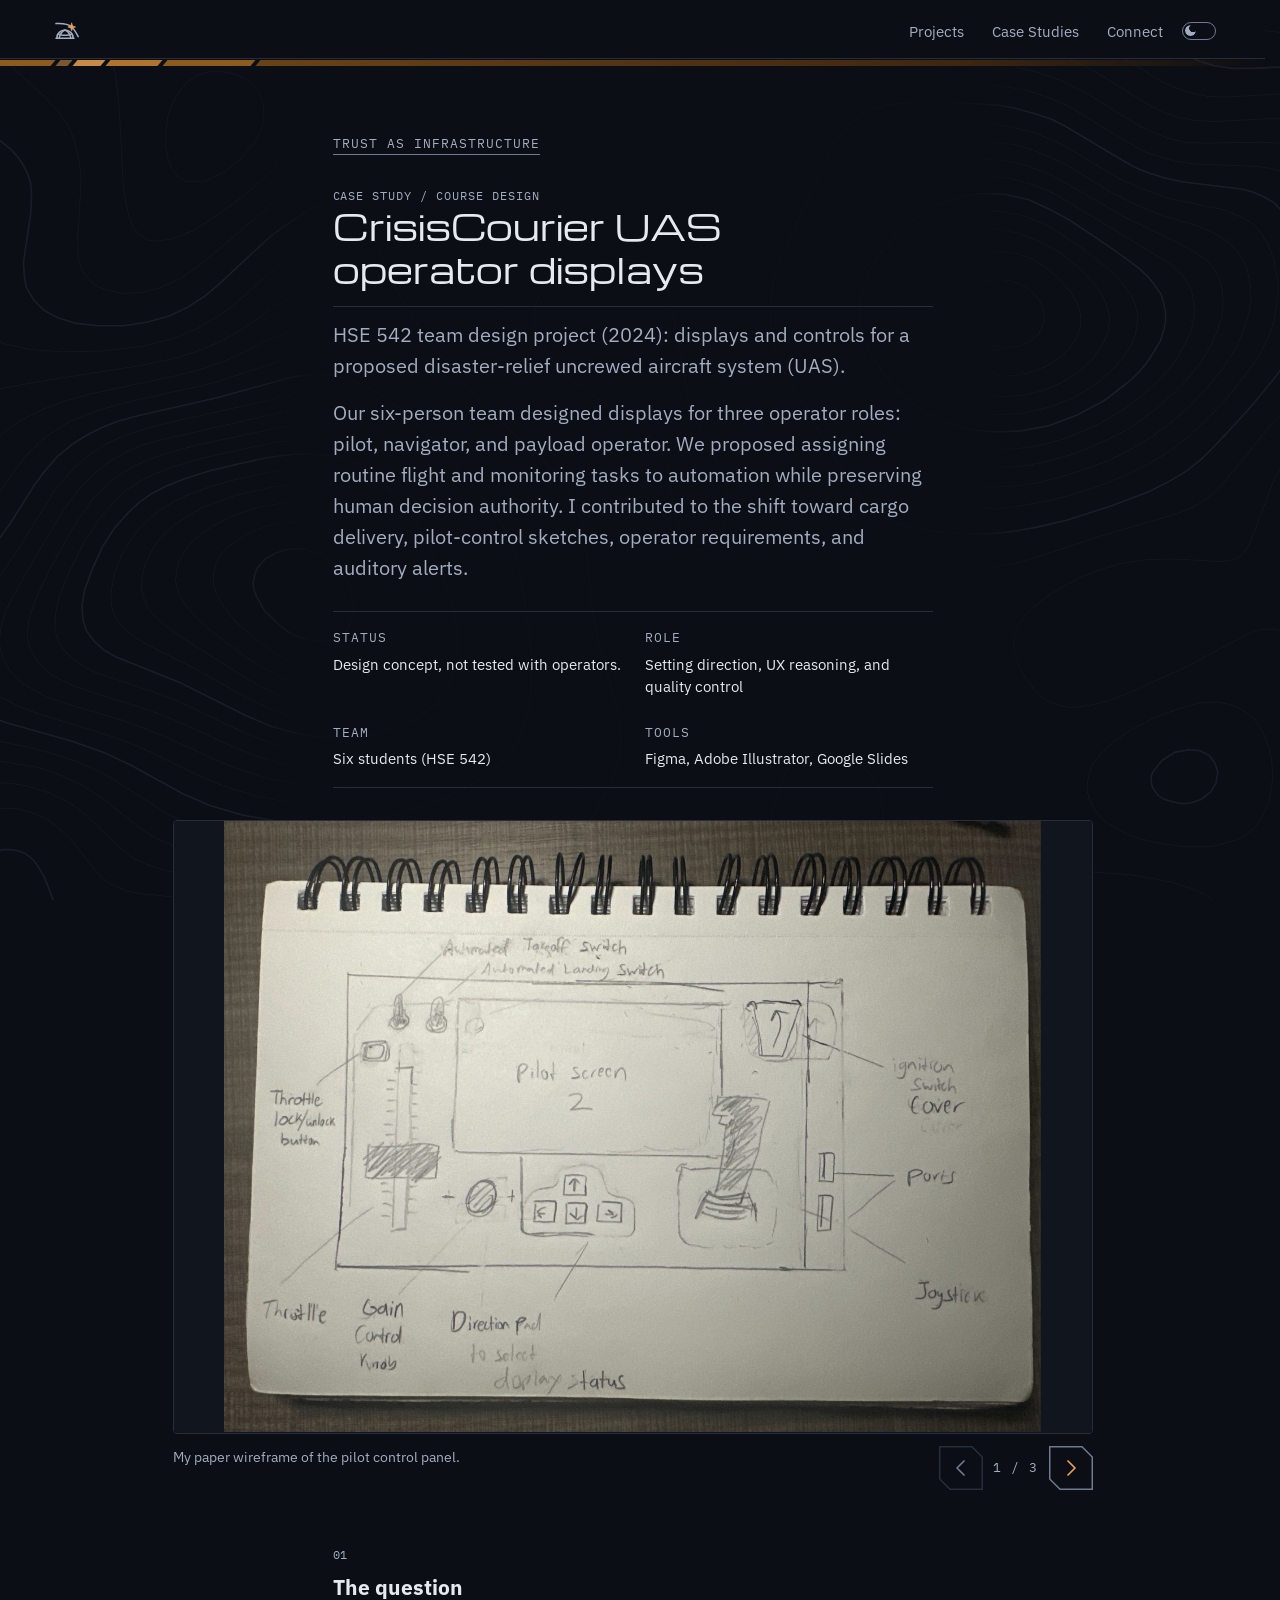
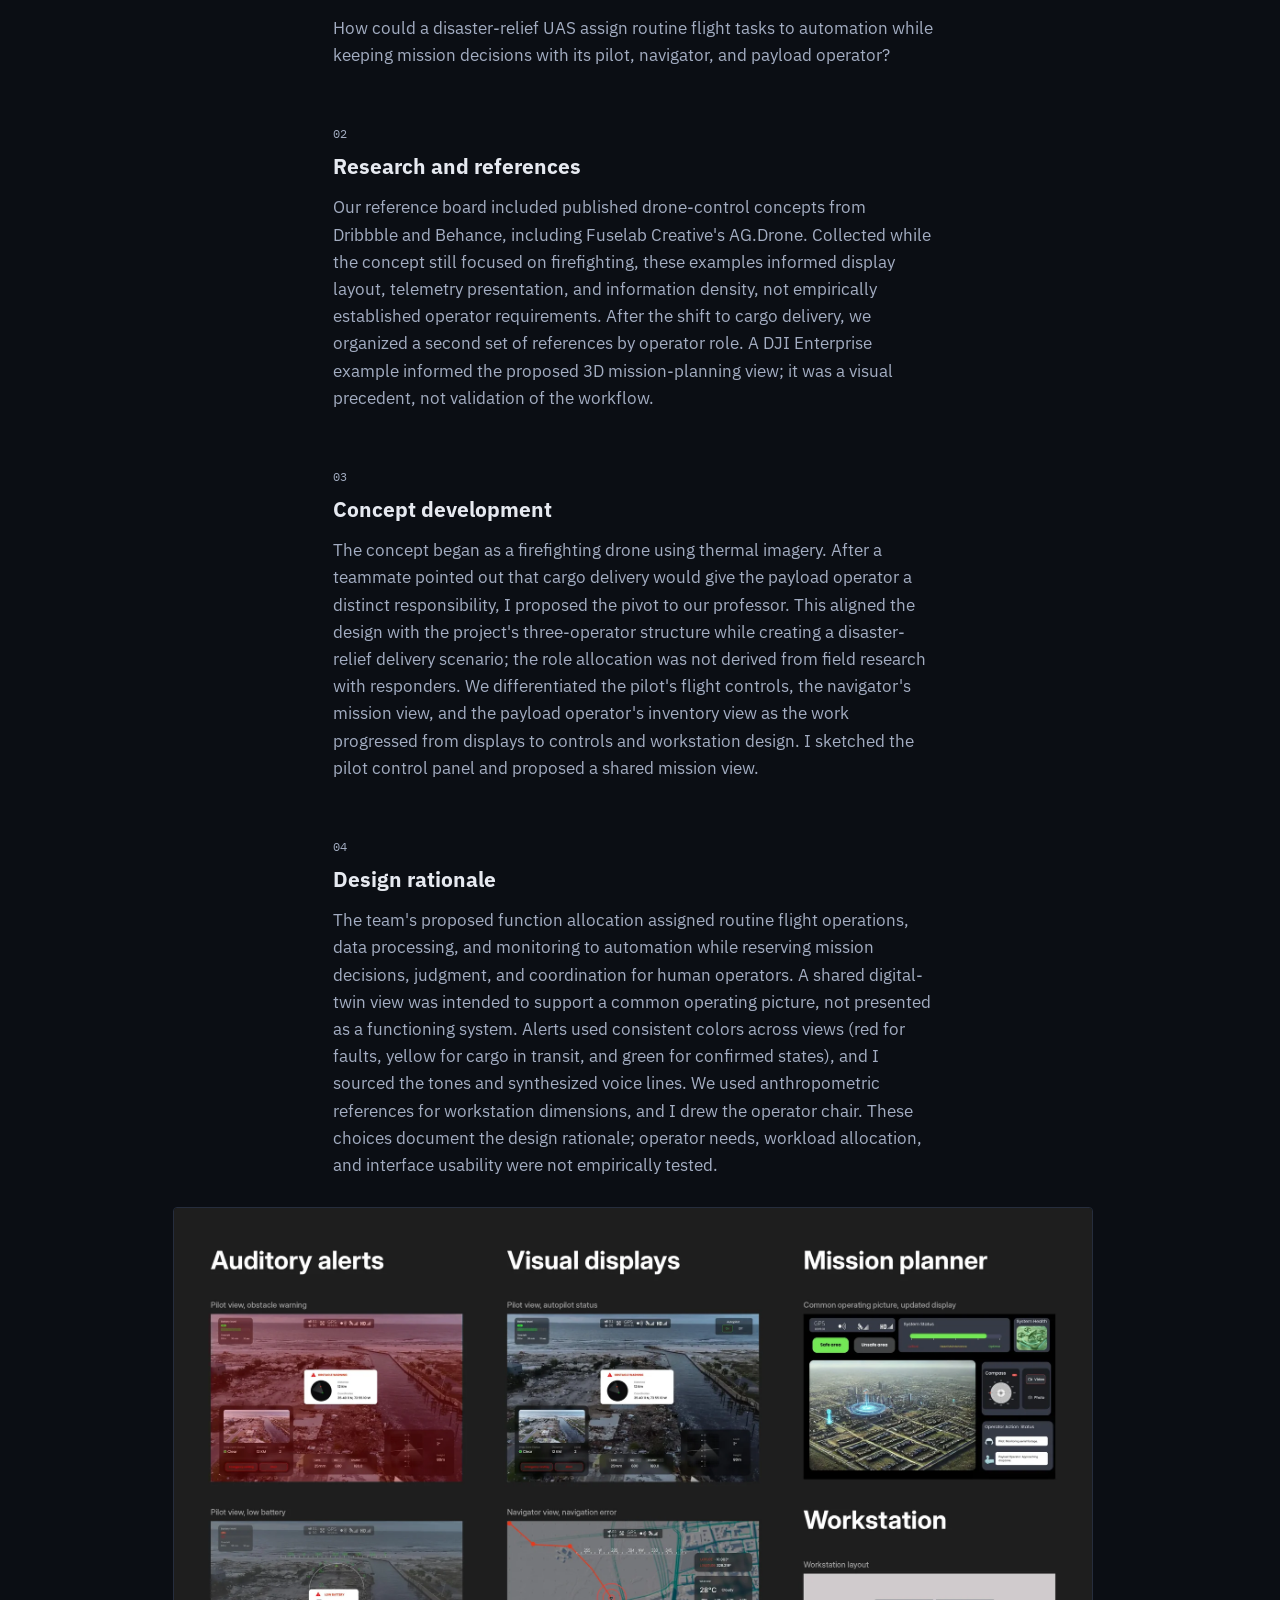
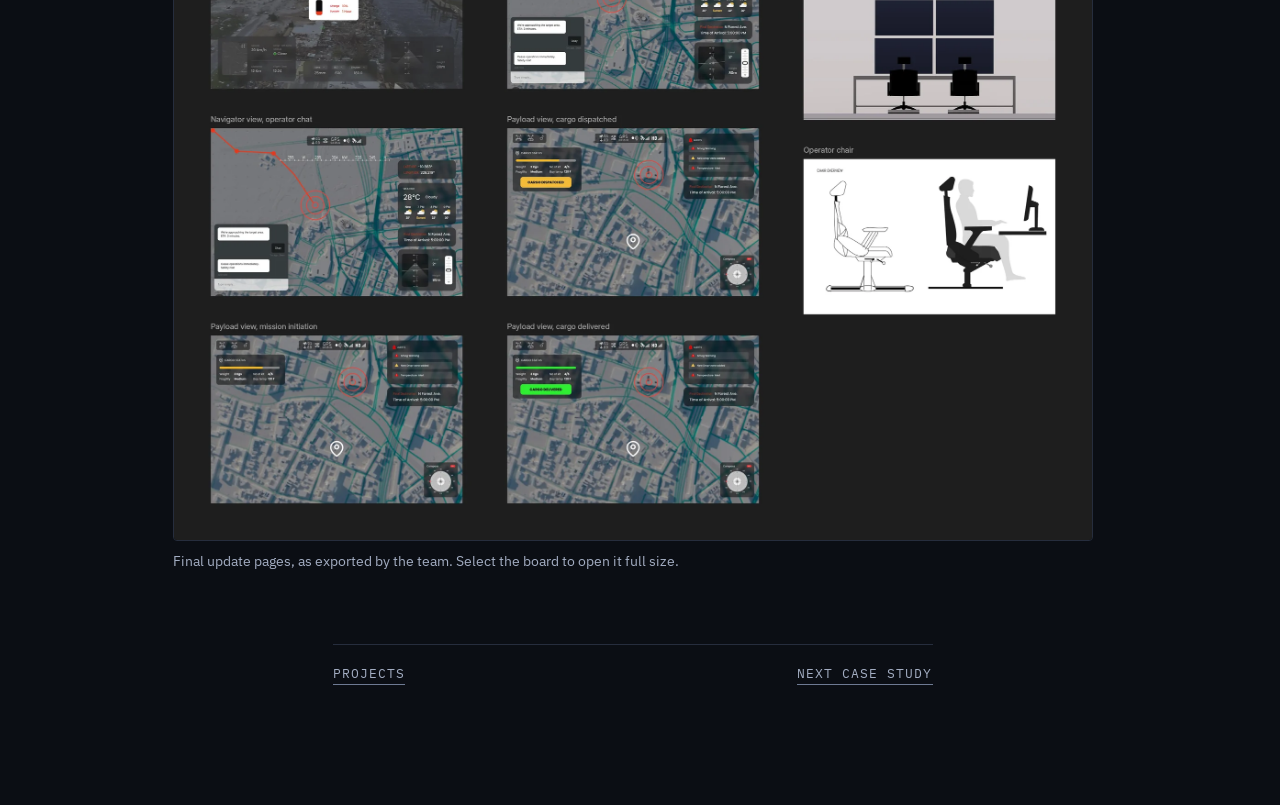
<file: crisiscourier.html>
<!doctype html>
<html lang="en">
<head>
<link rel="icon" href="img/favicon.ico" sizes="16x16 32x32 48x48">
<link rel="icon" type="image/png" sizes="32x32" href="img/favicon-32.png">
<link rel="icon" type="image/png" sizes="192x192" href="img/favicon-192.png">
<link rel="apple-touch-icon" sizes="180x180" href="img/favicon-180.png">

<meta charset="utf-8">
<meta name="viewport" content="width=device-width, initial-scale=1, viewport-fit=cover">
<script>(function(){ var t=null, m; try{ t=new URLSearchParams(location.search).get("theme"); }catch(e){} if(t!=="light" && t!=="dark"){ t=null; m=/(?:^|;)theme=(light|dark)(?:;|$)/.exec(window.name||""); if(m){ t=m[1]; } } if(t!=="light" && t!=="dark"){ t=null; try{ t=localStorage.getItem("theme"); }catch(e){} } else { try{ localStorage.setItem("theme",t); }catch(e){} } if(t==="light"){ document.documentElement.setAttribute("data-theme","light"); } })();</script>
<title>CrisisCourier UAS operator displays · Taylor Foster</title>
<link rel="stylesheet" href="https://fonts.googleapis.com/css2?family=IBM+Plex+Sans:wght@400;500;600&display=swap">
<link rel="stylesheet" href="https://fonts.googleapis.com/css2?family=IBM+Plex+Mono:wght@400;500&display=swap">
<link rel="stylesheet" href="https://fonts.googleapis.com/css2?family=Michroma&display=swap">
<link rel="stylesheet" href="css/contours.css">   <!-- contour ground, shared by every project page; keep this line in pages built from this shell (Taylor 2026-11-08) -->
<link rel="stylesheet" href="css/homemark.css">   <!-- "Home" label that slides out from behind the corner mark; keep this line in pages built from this shell (Taylor 2026-11-09) -->
<link rel="stylesheet" href="css/toggle.css">   <!-- light and dark switch drawn as a toggle (Taylor 2026-11-09) -->
<style>
/* CrisisCourier project page (2026-10-27). Same tokens, header and card language as the pattern pages; text from site_data.json
   items[crisiscourier-uav] (title, caption, scope, then the research, ideation and build slots, approved T-2026-10-14-45). */
:root{
  --bg:#0B0E14; --raised:#11151D; --hair:#262D3D; --slate:#6E7A93;
  --text:#E6E9F0; --dim:#A3ADC2; --accent:#E8A15C;
  --out:cubic-bezier(.22,.8,.3,1);
  color-scheme:dark; scroll-padding-top:88px;
}
@media (prefers-color-scheme: dark){ :root:not([data-theme="light"]){ --bg:#0B0E14; --raised:#11151D; --hair:#262D3D; --slate:#6E7A93; --text:#E6E9F0; --dim:#A3ADC2; --accent:#E8A15C; } }
:root[data-theme="dark"]{ --bg:#0B0E14; --raised:#11151D; --hair:#262D3D; --slate:#6E7A93; --text:#E6E9F0; --dim:#A3ADC2; --accent:#E8A15C; }
@media (prefers-contrast: more){ html:root:root{ --hair:#5E6985; --slate:#97A3BD; --dim:#C9D0DF; } }
*,*::before,*::after{ box-sizing:border-box; }
html{ background:var(--bg); scrollbar-gutter:stable; }
body{ margin:0; background:var(--bg); color:var(--text); font-family:'IBM Plex Sans',system-ui,sans-serif; }
a{ color:inherit; }
a:focus-visible{ outline:2px solid var(--slate); outline-offset:3px; }
.lbl{ font-family:'IBM Plex Mono',ui-monospace,monospace; font-size:12px; letter-spacing:.08em; text-transform:uppercase; line-height:1.5; color:var(--dim); margin:0; }
.disp{ font-family:'Michroma','IBM Plex Sans',system-ui,sans-serif; font-weight:400; letter-spacing:0; margin:0; }

.top{ position:sticky; top:0; z-index:30; display:flex; justify-content:space-between; align-items:center; padding:max(20px,env(safe-area-inset-top,0px)) clamp(16px,4.5vw,64px) 16px; background:var(--bg); border-bottom:1px solid var(--hair); }
.top a{ display:inline-flex; align-items:center; min-height:44px; margin:-11px 0; color:var(--dim); text-decoration:none; font-size:15px; }
.top .home{ width:44px; justify-content:center; margin-left:-13px; }
.top .links a{ padding:0 14px; }
.top .links{ margin-right:-14px; display:flex; }
@media (hover:hover){ .top a:hover{ color:var(--text); } }
@media (max-width:760px){ .top .links a{ padding:0 10px; } }   /* phones keep both header links, Case Studies and Connect (T-2026-10-14-189) */
/* slanted amber band under the header (Taylor 2026-11-02; short bars doubled in length on desktop the same day, 12/28/52/88 px; phones and 400% zoom keep 6/10/18/30 px so the burst does not crowd narrow views (W3C COGA 'Help users focus'; reflow note that 320 CSS px is desktop at 400% zoom)): anchored to the home mark as part of the identity, short bars at the left that dim toward a long run fading out to the right; the brightest bar stays below the chip glow (--accent), every edge cut at the same slant */
.top .band{ position:absolute; left:0; right:0; bottom:-8px; height:6px; display:flex; gap:5px;  overflow:hidden; pointer-events:none;
  --b1:#3E2610; --b2:#6A4216; --b3:#8E5A1E; --b4:#B0742E; --b5:#C88A44; }
.top .band i{ display:block; height:100%; transform:skewX(-40deg); }
.top .band i:nth-child(1){ flex:0 0 calc(clamp(16px,4.5vw,64px) - var(--home-shift,0px) + 3px); margin-left:-8px; background:var(--b3); }   /* edge bar: runs off the left edge of the screen (Taylor 2026-11-02) */
.top .band i:nth-child(2){ flex:0 0 12px; background:var(--b5); opacity:.6; }
.top .band i:nth-child(3){ flex:0 0 28px; background:var(--b5); }
.top .band i:nth-child(4){ flex:0 0 52px; background:var(--b4); }
.top .band i:nth-child(5){ flex:0 0 88px; background:var(--b3); }
.top .band i:nth-child(6){ flex:1 1 auto; margin-right:-8px; background:linear-gradient(90deg, var(--b2), var(--b1) 70%, transparent); }
@media (max-width:760px){ .top .band{ bottom:-7px; height:5px; gap:4px; } .top .band i:nth-child(1){ flex-basis:calc(clamp(16px,4.5vw,64px) + 4px); } .top .band i:nth-child(2){ flex-basis:6px; } .top .band i:nth-child(3){ flex-basis:10px; } .top .band i:nth-child(4){ flex-basis:18px; } .top .band i:nth-child(5){ flex-basis:30px; } }
@media (forced-colors: active){ .top .band{ display:none; } }
/* light mode and header band, matching the home page (Taylor 2026-11-03): dark is the default; the toggle after Contact sets data-theme="light" on html and the choice is shared with the home page through localStorage */
:root[data-theme="light"]{ --bg:#FAF7F0; --raised:#FFFFFF; --hair:#DDD5C4; --slate:#5A616F; --text:#111318; --dim:#3F4552; --accent:#E8A15C; --icon:#A8621A; color-scheme:light; }
html[data-theme="light"]{ background:linear-gradient(180deg, #F1E6CC 0%, #F8F4EA 45%, #FFFFFF 100%) no-repeat; background-color:#FFFFFF; min-height:100%; }
html[data-theme="light"] body{ background:transparent; }
html[data-theme="light"] .top{ background:color-mix(in srgb, var(--bg) 90%, transparent); -webkit-backdrop-filter:blur(8px); backdrop-filter:blur(8px); }
@media (prefers-contrast: more){ html:root:root[data-theme="light"]{ --hair:#8C8472; --slate:#4F5563; --dim:#2C313B; } }
@media (prefers-reduced-transparency: reduce){ html[data-theme="light"] .top{ background:var(--bg); -webkit-backdrop-filter:none; backdrop-filter:none; } }
.top .theme{ display:inline-flex; align-items:center; justify-content:center; width:44px; min-height:44px; margin:-11px 0; padding:0; border:0; background:none; color:var(--dim); cursor:pointer; font:inherit; }
@media (hover:hover){ .top .theme:hover{ color:var(--text); } }
.top .theme:focus-visible{ outline:2px solid var(--slate); outline-offset:-4px; }
.top .theme svg{ display:block; }
.top .theme .moon{ display:none; }
html[data-theme="light"] .top .theme .sun{ display:none; }
html[data-theme="light"] .top .theme .moon{ display:block; }

main{ max-width:640px; margin:0 auto; padding:72px 20px 120px; }
.back{ display:inline-block; font-family:'IBM Plex Mono',ui-monospace,monospace; font-size:12px; letter-spacing:.08em; text-transform:uppercase; color:var(--dim); text-decoration:none; border-bottom:1px solid var(--slate); padding-bottom:2px; }
.back:hover{ color:var(--text); border-bottom-color:var(--accent); }
h1{ font-size:clamp(22px,3.4vw,34px); line-height:1.25; margin-top:28px; text-wrap:balance; }
.lede{ margin:16px 0 0; padding-top:12px; border-top:1px solid var(--hair); font-size:clamp(17px,1.6vw,20px); line-height:1.55; color:var(--dim); text-wrap:pretty; }
.lede + .lede{ border-top:0; padding-top:0; }
/* image carousel (Taylor 2026-10-27): one image at a time at full width, scroll-snap track (swipe on touch), chamfered arrow buttons in the chip language of the home page, a mono counter, keyboard arrows when focused */
.shots{ margin:32px 0 0; }
@media (min-width:1100px){ .shots{ margin-left:-160px; margin-right:-160px; } }   /* same wider measure as the board */
.shots .track{ display:flex; overflow-x:auto; scroll-snap-type:x mandatory; scroll-behavior:smooth; scrollbar-width:none; border:1px solid var(--hair); border-radius:4px; background:var(--raised); }
.shots .track::-webkit-scrollbar{ display:none; }
.shots .track:focus-visible{ outline:2px solid var(--slate); outline-offset:3px; }
.shots figure.slide{ flex:0 0 100%; margin:0; scroll-snap-align:start; display:flex; align-items:center; justify-content:center; aspect-ratio:3/2; }
.shots figure.slide img{ display:block; max-width:100%; max-height:100%; width:auto; height:auto; }
.shots .bar{ display:flex; align-items:center; justify-content:space-between; gap:16px; margin:12px 0 0; }
.shots .cap{ font-size:14px; line-height:1.5; color:var(--dim); margin:0; min-height:3em; }
.shots .nav{ display:flex; align-items:center; gap:10px; flex:none; }
.shots .count{ font-family:'IBM Plex Mono',ui-monospace,monospace; font-size:12px; letter-spacing:.08em; color:var(--dim); min-width:44px; text-align:center; }
.shots .arw{ position:relative; width:44px; height:44px; padding:0; border:0; background:none; color:var(--icon,var(--accent)); cursor:pointer; }
.shots .arw svg{ position:absolute; inset:0; width:100%; height:100%; overflow:visible; }
.shots .arw .bd{ fill:var(--bg); stroke:var(--slate); stroke-width:1.5; transition:stroke .2s; }
.shots .arw .ch{ fill:none; stroke:currentColor; stroke-width:1.75; stroke-linecap:round; stroke-linejoin:round; }
@media (hover:hover){ .shots .arw:hover .bd{ stroke:var(--accent); } }
.shots .arw:focus-visible{ outline:2px solid var(--slate); outline-offset:3px; }
.shots .arw:disabled{ cursor:default; color:var(--slate); }
.shots .arw:disabled .bd{ stroke:var(--hair); }
@media (prefers-reduced-motion: reduce){ .shots .track{ scroll-behavior:auto; } }
@media (forced-colors: active){ .shots .arw .bd{ fill:Canvas; stroke:ButtonText; } }
section{ margin-top:56px; }
h2{ font-size:clamp(17px,2vw,21px); line-height:1.3; margin:10px 0 0; }
section p.body{ margin:14px 0 0; font-size:17px; line-height:1.6; color:var(--dim); text-wrap:pretty; }
figure{ margin:28px 0 0; }
figure a{ display:block; border:1px solid var(--hair); border-radius:4px; overflow:hidden; background:var(--raised); }
figure a:hover{ border-color:var(--slate); }
figure img{ display:block; width:100%; height:auto; }
figcaption{ margin:10px 0 0; font-size:14px; line-height:1.5; color:var(--dim); }
.end{ margin-top:72px; padding-top:16px; border-top:1px solid var(--hair); display:flex; justify-content:space-between; align-items:baseline; gap:16px; flex-wrap:wrap; }   /* All Projects at left, Next case study at right; next runs in date order and loops to the earliest (Taylor 2026-11-08, T-2026-10-14-190) */
@media (min-width:1100px){ figure{ margin-left:-160px; margin-right:-160px; } }   /* the board gets more width than the reading column on wide screens */
.facts{ margin:28px 0 0; padding:16px 0; border-top:1px solid var(--hair); border-bottom:1px solid var(--hair); display:grid; grid-template-columns:repeat(3,1fr); gap:24px; }
.facts dt{ margin:0; }
.facts dd{ margin:6px 0 0; font-size:15px; line-height:1.5; color:var(--text); }
@media (max-width:560px){ .facts{ grid-template-columns:1fr; gap:16px; } }

/* shared case-study meta row (2026-11-10): Status, Role, Team, Tools in two columns */
.facts{ grid-template-columns:repeat(2,minmax(0,1fr)) !important; }
@media (max-width:560px){ .facts{ grid-template-columns:1fr !important; } }

/* type and targets (2026-11-10, critique "Next pass"): functional mono labels and links move from 11 to 12 px up to 13 px, and standalone links get a 24 px
   target; decorative eyebrows (page and card category lines, section numbers, chip indices) stay at 12 px. 13 px rather than the critique's 14 for
   uppercase mono links: tracked uppercase mono at 13 px is already wider than 15 px sans. */
.back{ font-size:13px; display:inline-flex; align-items:flex-end; min-height:24px; padding-top:3px; box-sizing:border-box; }
main .links a{ font-size:13px; display:inline-flex; align-items:flex-end; min-height:24px; padding-top:3px; box-sizing:border-box; }
.facts dt.lbl, .fighd .lbl, .refs > .lbl{ font-size:13px; }
.shots .count{ font-size:13px; }
</style>
<link rel="stylesheet" href="css/header.css">   <!-- header links on narrow phones (Taylor 2026-11-10) -->
<link rel="stylesheet" href="css/light.css">   <!-- light mode accent: terracotta coral in place of amber (Taylor 2026-11-09); keep last in the head -->
</head>
<body>

<header class="top">
  <span class="band" aria-hidden="true"><i></i><i></i><i></i><i></i><i></i><i></i></span>
  <a class="home" href="index.html" aria-label="Home"><svg aria-hidden="true" focusable="false" width="24" height="24" viewBox="0 0 24 24" fill="none" stroke="currentColor" stroke-width="1.5" stroke-linecap="round" stroke-linejoin="round"><defs><clipPath id="o2clip"><rect width="24" height="19.20"/></clipPath></defs><path d="M1.80 19.20 A8.20 8.20 0 0 1 18.20 19.20"/><g clip-path="url(#o2clip)"><path d="M3.28 14.64 L3.29 14.72 L3.32 14.81 L3.37 14.89 L3.43 14.97 L3.51 15.06 L3.61 15.14 L3.73 15.22 L3.86 15.30 L4.02 15.37 L4.18 15.45 L4.37 15.52 L4.57 15.59 L4.78 15.66 L5.01 15.72 L5.25 15.79 L5.51 15.84 L5.77 15.90 L6.05 15.95 L6.34 16.00 L6.64 16.04 L6.95 16.08 L7.27 16.12 L7.59 16.15 L7.92 16.18 L8.26 16.21 L8.60 16.23 L8.95 16.24 L9.30 16.25 L9.65 16.26 L10.00 16.26 L10.35 16.26 L10.70 16.25 L11.05 16.24 L11.40 16.23 L11.74 16.21 L12.08 16.18 L12.41 16.15 L12.73 16.12 L13.05 16.08 L13.36 16.04 L13.66 16.00 L13.95 15.95 L14.23 15.90 L14.49 15.84 L14.75 15.79 L14.99 15.72 L15.22 15.66 L15.43 15.59 L15.63 15.52 L15.82 15.45 L15.98 15.37 L16.14 15.30 L16.27 15.22 L16.39 15.14 L16.49 15.06 L16.57 14.97 L16.63 14.89 L16.68 14.81 L16.71 14.72 L16.72 14.64"/><path d="M4.55 23.24 L4.46 22.87 L4.37 22.49 L4.31 22.10 L4.26 21.70 L4.22 21.29 L4.21 20.88 L4.20 20.46 L4.22 20.04 L4.24 19.62 L4.29 19.20 L4.35 18.78 L4.43 18.36 L4.52 17.94 L4.62 17.52 L4.74 17.11 L4.88 16.70 L5.03 16.30 L5.19 15.91 L5.37 15.53 L5.56 15.16 L5.76 14.80 L5.97 14.45 L6.20 14.12 L6.43 13.79 L6.67 13.49 L6.93 13.20 L7.19 12.92 L7.46 12.66 L7.73 12.42 L8.02 12.20 L8.30 12.00 L8.60 11.82 L8.89 11.66 L9.19 11.52 L9.49 11.40 L9.80 11.30"/><path d="M15.45 23.24 L15.54 22.87 L15.63 22.49 L15.69 22.10 L15.74 21.70 L15.78 21.29 L15.79 20.88 L15.80 20.46 L15.78 20.04 L15.76 19.62 L15.71 19.20 L15.65 18.78 L15.57 18.36 L15.48 17.94 L15.38 17.52 L15.26 17.11 L15.12 16.70 L14.97 16.30 L14.81 15.91 L14.63 15.53 L14.44 15.16 L14.24 14.80 L14.03 14.45 L13.80 14.12 L13.57 13.79 L13.33 13.49 L13.07 13.20 L12.81 12.92 L12.54 12.66 L12.27 12.42 L11.98 12.20 L11.70 12.00 L11.40 11.82 L11.11 11.66 L10.81 11.52 L10.51 11.40 L10.20 11.30"/></g><path d="M1.00 19.20 H19.00"/><path d="M1 4.6C8.4 4.2 13.8 5.4 16.7 8C19 10.1 21 13.3 23.2 17.6"/><path d="M16.70 4.20 L17.65 7.05 L20.50 8.00 L17.65 8.95 L16.70 11.80 L15.75 8.95 L12.90 8.00 L15.75 7.05Z" fill="var(--icon,var(--accent))" stroke="var(--icon,var(--accent))" stroke-width=".7" stroke-linejoin="round"/></svg><span class="hm-lbl" aria-hidden="true"><span>Home</span></span></a><!-- corner mark (Taylor 2026-11-09): the flyby over the half-globe on pages where the globe is not shown. Its craft is the amber four-pointed star, which stands alone as the home mark where the globe is shown (index.html) and on Connect's back link -->
  <!-- header (Taylor 2026-11-10): Projects, Case Studies, Connect on every page, less the page itself; no Résumé link, since the request form lives on Connect (Taylor 2026-11-10) --><div class="links"><a href="grid.html">Projects</a><a href="case-studies.html">Case Studies</a><a href="contact.html">Connect</a><button class="theme" type="button" id="themeToggle" aria-pressed="false" aria-label="Light mode"><span class="sw" aria-hidden="true"><span class="kn"></span></span></button></div>
</header>

<main>
  <a class="back" href="index.html#trust">Trust as Infrastructure</a>
  <p class="lbl" style="margin-top:32px">Case study / Course design</p>
  <h1 class="disp">CrisisCourier UAS operator displays</h1>
  <p class="lede">HSE 542 team design project (2024): displays and controls for a proposed disaster-relief uncrewed aircraft system (UAS).</p>
  <p class="lede">Our six-person team designed displays for three operator roles: pilot, navigator, and payload operator. We proposed assigning routine flight and monitoring tasks to automation while preserving human decision authority. I contributed to the shift toward cargo delivery, pilot-control sketches, operator requirements, and auditory alerts.</p>
  <dl class="facts">   <!-- one meta row on all four case studies (2026-11-10, critique "Next pass"): Status, Role, Team, Tools, from text already on the site -->
    <div><dt class="lbl">Status</dt><dd>Design concept, not tested with operators.</dd></div>
    <div><dt class="lbl">Role</dt><dd>Setting direction, UX reasoning, and quality control</dd></div>
    <div><dt class="lbl">Team</dt><dd>Six students (HSE 542)</dd></div>
    <div><dt class="lbl">Tools</dt><dd>Figma, Adobe Illustrator, Google Slides</dd></div>
  </dl>
  <div class="shots" role="region" aria-roledescription="carousel" aria-label="Project images">
    <div class="track" tabindex="0" aria-label="Project images, use the arrow keys to move between them">
      <figure class="slide" aria-roledescription="slide" aria-label="1 of 3" data-cap="My paper wireframe of the pilot control panel."><img src="img/cc_paper_wireframe.jpg" alt="Pencil sketch of the pilot control panel with labeled throttle, automated takeoff and landing switches, gain control knob, direction pad, and joystick."></figure>
      <figure class="slide" aria-roledescription="slide" aria-label="2 of 3" data-cap="Team slide on function allocation between automation and the human operators."><img src="img/cc_slide_function_allocation.webp" loading="lazy" alt="Team slide titled Tasks: Automation vs. Human Operator, allocating flight operations, data processing, monitoring, and resource management to automation, and decision-making, judgement, problem-solving, team coordination, and situational awareness to human operators."></figure>
      <figure class="slide" aria-roledescription="slide" aria-label="3 of 3" data-cap="Payload operator tablet view."><img src="img/cc_payload_tablet.webp" loading="lazy" alt="Payload operator tablet view with inventory table, package status, and drop zone add and edit controls."></figure>
    </div>
    <div class="bar">
      <p class="cap" aria-live="polite"></p>
      <div class="nav">
        <button class="arw prev" type="button" aria-label="Previous image"><svg viewBox="0 0 44 44" aria-hidden="true"><polygon class="bd" points="0.75,0.75 33,0.75 43.25,11 43.25,43.25 11,43.25 0.75,33"/><path class="ch" d="M25 15 18 22l7 7"/></svg></button>
        <span class="count" aria-hidden="true">1 / 3</span>
        <button class="arw next" type="button" aria-label="Next image"><svg viewBox="0 0 44 44" aria-hidden="true"><polygon class="bd" points="0.75,0.75 33,0.75 43.25,11 43.25,43.25 11,43.25 0.75,33"/><path class="ch" d="M19 15l7 7-7 7"/></svg></button>
      </div>
    </div>
  </div>
  <script>
  (function(){
    var root=document.querySelector('.shots'), track=root.querySelector('.track'), slides=[].slice.call(track.children),
        prev=root.querySelector('.prev'), next=root.querySelector('.next'), count=root.querySelector('.count'), cap=root.querySelector('.cap'), cur=-1;
    function show(i){ i=Math.max(0,Math.min(slides.length-1,i)); track.scrollTo({left:i*track.clientWidth}); }
    function sync(){
      var i=Math.round(track.scrollLeft/Math.max(1,track.clientWidth)); if(i===cur) return; cur=i;
      count.textContent=(i+1)+' / '+slides.length; cap.textContent=slides[i].getAttribute('data-cap');
      prev.disabled=(i===0); next.disabled=(i===slides.length-1);
      slides.forEach(function(s,k){ s.setAttribute('aria-hidden', k===i ? 'false' : 'true'); });
    }
    prev.addEventListener('click',function(){ show(cur-1); });
    next.addEventListener('click',function(){ show(cur+1); });
    track.addEventListener('keydown',function(e){ if(e.key==='ArrowLeft'){ e.preventDefault(); show(cur-1); } else if(e.key==='ArrowRight'){ e.preventDefault(); show(cur+1); } });
    var t=null; track.addEventListener('scroll',function(){ clearTimeout(t); t=setTimeout(sync,60); },{passive:true});
    addEventListener('resize',function(){ var i=cur; cur=-1; track.scrollTo({left:i*track.clientWidth,behavior:'auto'}); sync(); });
    sync();
  })();
  </script>

  <section aria-labelledby="s0">   <!-- opens with the question, as the other three case studies do (2026-11-10); the text is the question already on Case Studies -->
    <p class="lbl">01</p>
    <h2 id="s0">The question</h2>
    <p class="body">How could a disaster-relief UAS assign routine flight tasks to automation while keeping mission decisions with its pilot, navigator, and payload operator?</p>
  </section>

  <section aria-labelledby="s1">
    <p class="lbl">02</p>
    <h2 id="s1">Research and references</h2>
    <p class="body">Our reference board included published drone-control concepts from Dribbble and Behance, including Fuselab Creative&#39;s AG.Drone. Collected while the concept still focused on firefighting, these examples informed display layout, telemetry presentation, and information density, not empirically established operator requirements. After the shift to cargo delivery, we organized a second set of references by operator role. A DJI Enterprise example informed the proposed 3D mission-planning view; it was a visual precedent, not validation of the workflow.</p>
  </section>

  <section aria-labelledby="s2">
    <p class="lbl">03</p>
    <h2 id="s2">Concept development</h2>
    <p class="body">The concept began as a firefighting drone using thermal imagery. After a teammate pointed out that cargo delivery would give the payload operator a distinct responsibility, I proposed the pivot to our professor. This aligned the design with the project&#39;s three-operator structure while creating a disaster-relief delivery scenario; the role allocation was not derived from field research with responders. We differentiated the pilot&#39;s flight controls, the navigator&#39;s mission view, and the payload operator&#39;s inventory view as the work progressed from displays to controls and workstation design. I sketched the pilot control panel and proposed a shared mission view.</p>
  </section>

  <section aria-labelledby="s3">
    <p class="lbl">04</p>
    <h2 id="s3">Design rationale</h2>
    <p class="body">The team&#39;s proposed function allocation assigned routine flight operations, data processing, and monitoring to automation while reserving mission decisions, judgment, and coordination for human operators. A shared digital-twin view was intended to support a common operating picture, not presented as a functioning system. Alerts used consistent colors across views (red for faults, yellow for cargo in transit, and green for confirmed states), and I sourced the tones and synthesized voice lines. We used anthropometric references for workstation dimensions, and I drew the operator chair. These choices document the design rationale; operator needs, workload allocation, and interface usability were not empirically tested.</p>
    <figure>
      <a href="img/cc_final_update_board.webp" target="_blank" rel="noopener" aria-label="Open the full-size board in a new tab">
        <img src="img/cc_final_update_board.webp" width="2000" height="2031" loading="lazy" alt="Zoomed-out board of the final CrisisCourier pages in three columns. Auditory alerts: pilot obstacle warning, pilot low battery, navigator operator chat, payload mission initiation. Visual displays: pilot autopilot status, navigator navigation error, payload cargo dispatched, payload cargo delivered. Mission planner and workstation: the common operating picture, a two-seat four-monitor workstation, and the operator chair.">
      </a>
      <figcaption>Final update pages, as exported by the team. Select the board to open it full size.</figcaption>
    </figure>
  </section>

  <div class="end"><a class="back" href="grid.html">Projects</a><a class="back" href="spacehack.html" aria-label="Next case study: SpaceHACK for Sustainability">Next case study</a></div>
</main>
<script>
/* light and dark mode toggle (Taylor 2026-11-03). aria-pressed reports light mode; the choice is kept in localStorage when the browser allows it. */
(function(){
  var b=document.getElementById('themeToggle'), root=document.documentElement; if(!b) return;
  function sync(){ var light=root.getAttribute('data-theme')==='light'; b.setAttribute('aria-pressed',light?'true':'false'); b.setAttribute('title',light?'Switch to dark mode':'Switch to light mode'); }
  b.addEventListener('click',function(e){
    e.preventDefault(); e.stopPropagation();
    var light=root.getAttribute('data-theme')!=='light';
    if(light){ root.setAttribute('data-theme','light'); } else { root.removeAttribute('data-theme'); }
    try{ localStorage.setItem('theme', light?'light':'dark'); }catch(err){}
    sync();
  });
  sync();
})();
</script>
<script>
/* the theme choice travels with links between the home page and the project pages, so a reader who chose light mode is not sent back to dark when the browser blocks storage (Taylor 2026-11-03) */
function __themeName(){ var t=document.documentElement.getAttribute('data-theme')==='light'?'light':'dark'; try{ window.name=(window.name||'').replace(/(?:^|;)theme=(light|dark)/g,'').replace(/^;+|;+$/g,'')+(window.name&&!/^;*$/.test(window.name.replace(/(?:^|;)theme=(light|dark)/g,''))?';':'')+'theme='+t; }catch(err){} }
document.addEventListener('click',function(e){ if(e.target && e.target.closest && e.target.closest('#themeToggle')){ setTimeout(function(){ __themeName(); if(window.__themeSave){ window.__themeSave(); } },0); } });
/* in the claude.ai viewer each page may open in a fresh frame with storage blocked, so the choice is also kept per viewer in the artifact's private db (data/users/<id>/theme). It is read once on load and written only when the viewer clicks the toggle. Outside the viewer this does nothing. */
(async function(){
  try{
    if(!window.claude || !window.claude.use) return;
    var db=await window.claude.use('db'), user=await window.claude.use('user'); if(!db || !user) return;
    var id=await user.id(); if(!id) return;
    var ref=db.doc('data/users/'+id+'/theme'), root=document.documentElement;
    window.__themeSave=function(){ ref.set({value: root.getAttribute('data-theme')==='light'?'light':'dark'}).catch(function(){}); };
    var snap=await ref.get(); if(!snap.exists) return;
    var t=(snap.data()||{}).value, now=root.getAttribute('data-theme')==='light'?'light':'dark';
    if((t==='light'||t==='dark') && t!==now){
      if(t==='light'){ root.setAttribute('data-theme','light'); } else { root.removeAttribute('data-theme'); }
      var b=document.getElementById('themeToggle'); if(b){ b.setAttribute('aria-pressed',t==='light'?'true':'false'); b.setAttribute('title',t==='light'?'Switch to dark mode':'Switch to light mode'); }
      try{ localStorage.setItem('theme',t); }catch(err){}
      __themeName(); if(window.__onPref){ window.__onPref(); }
    }
  }catch(err){}
})();
document.addEventListener('click',function(e){
  __themeName();
  var a=e.target && e.target.closest ? e.target.closest('a[href]') : null; if(!a) return;
  var h=a.getAttribute('href')||''; if(!/^(index|observer|crisiscourier|asrs|spacehack|case-studies|grid|contact)\.html/.test(h)) return;
  try{ var u=new URL(h, location.href); u.searchParams.set('theme', document.documentElement.getAttribute('data-theme')==='light'?'light':'dark'); a.href=u.pathname.split('/').pop()+u.search+u.hash; }catch(err){}
}, true);
</script>
</body>
</html>
</file>
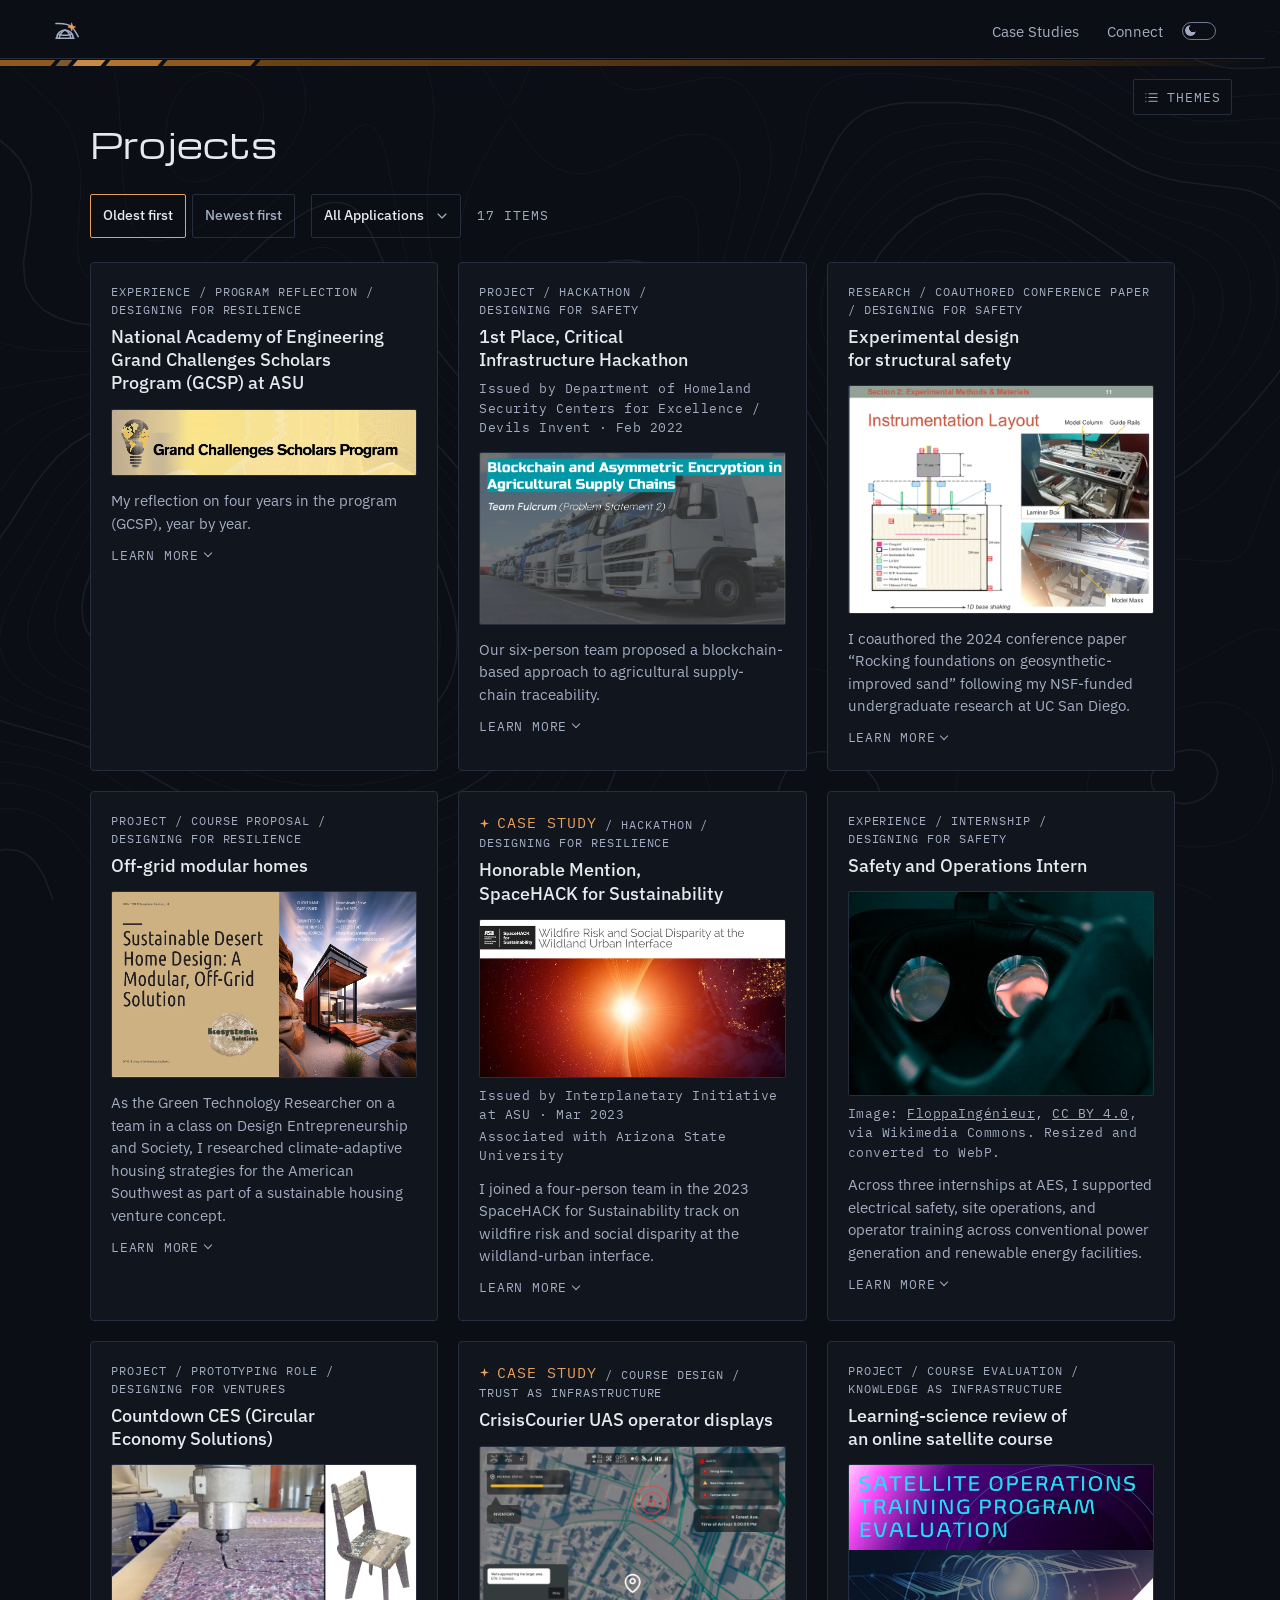
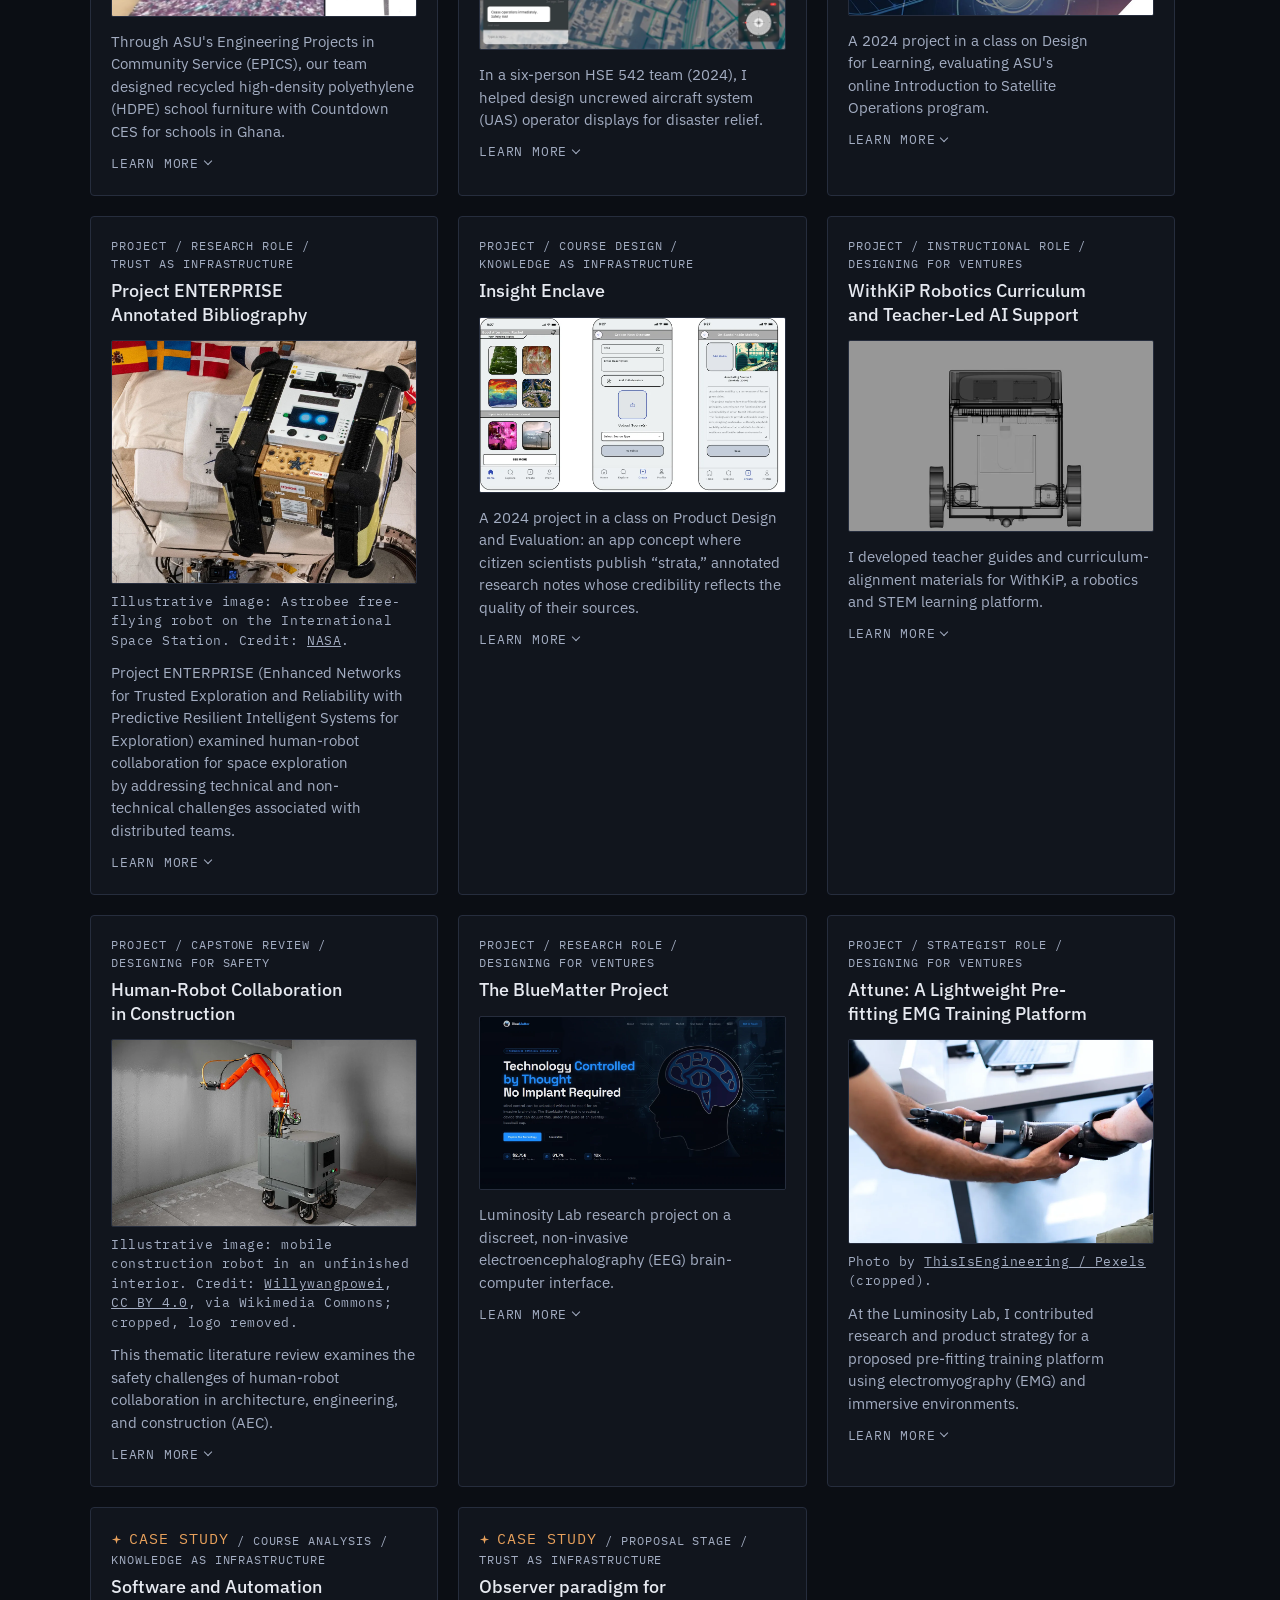
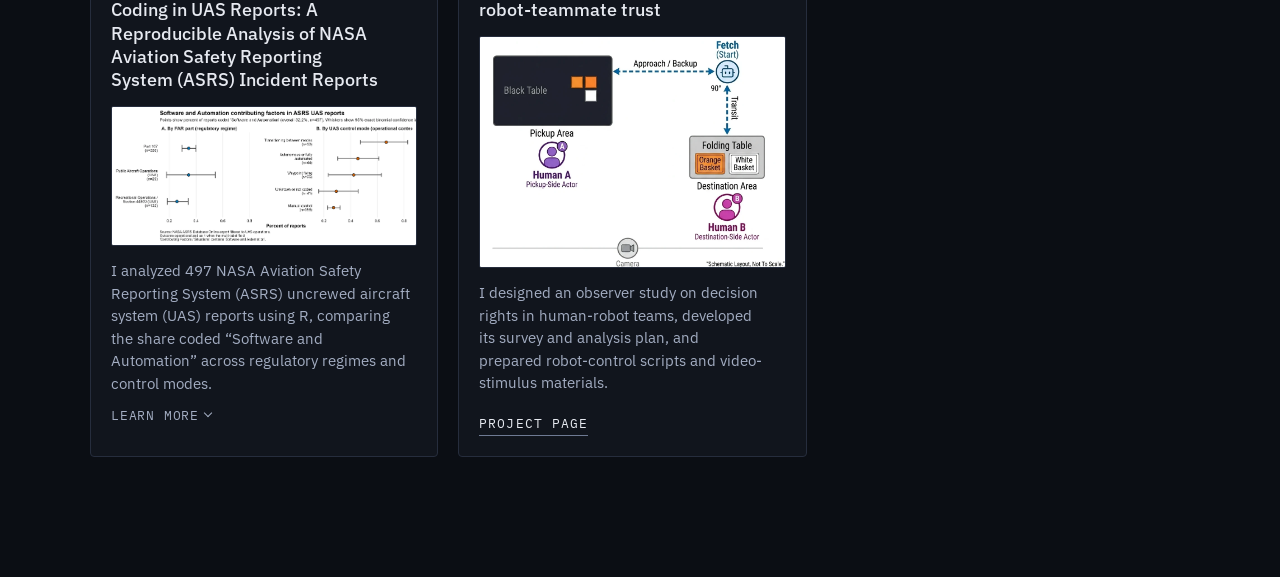
<file: grid.html>
<!doctype html>
<html lang="en">
<head>
<link rel="icon" href="img/favicon.ico" sizes="16x16 32x32 48x48">
<link rel="icon" type="image/png" sizes="32x32" href="img/favicon-32.png">
<link rel="icon" type="image/png" sizes="192x192" href="img/favicon-192.png">
<link rel="apple-touch-icon" sizes="180x180" href="img/favicon-180.png">

<meta charset="utf-8">
<meta name="viewport" content="width=device-width, initial-scale=1, viewport-fit=cover">
<script>(function(){ var t=null, m; try{ t=new URLSearchParams(location.search).get("theme"); }catch(e){} if(t!=="light" && t!=="dark"){ t=null; m=/(?:^|;)theme=(light|dark)(?:;|$)/.exec(window.name||""); if(m){ t=m[1]; } } if(t!=="light" && t!=="dark"){ t=null; try{ t=localStorage.getItem("theme"); }catch(e){} } else { try{ localStorage.setItem("theme",t); }catch(e){} } if(t==="light"){ document.documentElement.setAttribute("data-theme","light"); } })();</script>
<title>Projects · Taylor Foster</title>
<link rel="stylesheet" href="https://fonts.googleapis.com/css2?family=IBM+Plex+Sans:wght@400;500;600&display=swap">
<link rel="stylesheet" href="https://fonts.googleapis.com/css2?family=IBM+Plex+Mono:wght@400;500&display=swap">
<link rel="stylesheet" href="https://fonts.googleapis.com/css2?family=Michroma&display=swap">
<link rel="stylesheet" href="css/homemark.css">   <!-- "Home" label that slides out from behind the corner mark; keep this line in pages built from this shell (Taylor 2026-11-09) -->
<link rel="stylesheet" href="css/toggle.css">   <!-- light and dark switch drawn as a toggle (Taylor 2026-11-09) -->
<style>
/* Grid View (draft, Taylor 2026-11-06): every card from the five pattern pages in one grid. Shell from observer.html; card
   styles from the home page. Amber marks only the pressed sort order (the selected-control colour) and link hovers. */
:root{
  --bg:#0B0E14; --raised:#11151D; --hair:#262D3D; --slate:#6E7A93;
  --text:#E6E9F0; --dim:#A3ADC2; --accent:#E8A15C;
  --out:cubic-bezier(.22,.8,.3,1);
  color-scheme:dark; scroll-padding-top:88px;
}
@media (prefers-color-scheme: dark){ :root:not([data-theme="light"]){ --bg:#0B0E14; --raised:#11151D; --hair:#262D3D; --slate:#6E7A93; --text:#E6E9F0; --dim:#A3ADC2; --accent:#E8A15C; } }
:root[data-theme="dark"]{ --bg:#0B0E14; --raised:#11151D; --hair:#262D3D; --slate:#6E7A93; --text:#E6E9F0; --dim:#A3ADC2; --accent:#E8A15C; }
@media (prefers-contrast: more){ html:root:root{ --hair:#5E6985; --slate:#97A3BD; --dim:#C9D0DF; } }
*,*::before,*::after{ box-sizing:border-box; }
html{ background:var(--bg); scrollbar-gutter:stable; }
body{ margin:0; background:var(--bg); color:var(--text); font-family:'IBM Plex Sans',system-ui,sans-serif; }
a{ color:inherit; }
a:focus-visible{ outline:2px solid var(--slate); outline-offset:3px; }
.lbl{ font-family:'IBM Plex Mono',ui-monospace,monospace; font-size:12px; letter-spacing:.08em; text-transform:uppercase; line-height:1.5; color:var(--dim); margin:0; }
.disp{ font-family:'Michroma','IBM Plex Sans',system-ui,sans-serif; font-weight:400; letter-spacing:0; margin:0; }

.top{ position:sticky; top:0; z-index:30; display:flex; justify-content:space-between; align-items:center; padding:max(20px,env(safe-area-inset-top,0px)) clamp(16px,4.5vw,64px) 16px; background:var(--bg); border-bottom:1px solid var(--hair); }
.top a{ display:inline-flex; align-items:center; min-height:44px; margin:-11px 0; color:var(--dim); text-decoration:none; font-size:15px; }
.top .home{ width:44px; justify-content:center; margin-left:-13px; }
.top .links a{ padding:0 14px; }
.top .links{ margin-right:-14px; display:flex; }
@media (hover:hover){ .top a:hover{ color:var(--text); } }
@media (max-width:760px){ .top .links a{ padding:0 10px; } }   /* phones keep both header links, Case Studies and Connect (T-2026-10-14-189) */
/* slanted amber band under the header (Taylor 2026-11-02; short bars doubled in length on desktop the same day, 12/28/52/88 px; phones and 400% zoom keep 6/10/18/30 px so the burst does not crowd narrow views (W3C COGA 'Help users focus'; reflow note that 320 CSS px is desktop at 400% zoom)): anchored to the home mark as part of the identity, short bars at the left that dim toward a long run fading out to the right; the brightest bar stays below the chip glow (--accent), every edge cut at the same slant */
.top .band{ position:absolute; left:0; right:0; bottom:-8px; height:6px; display:flex; gap:5px;  overflow:hidden; pointer-events:none;
  --b1:#3E2610; --b2:#6A4216; --b3:#8E5A1E; --b4:#B0742E; --b5:#C88A44; }
.top .band i{ display:block; height:100%; transform:skewX(-40deg); }
.top .band i:nth-child(1){ flex:0 0 calc(clamp(16px,4.5vw,64px) - var(--home-shift,0px) + 3px); margin-left:-8px; background:var(--b3); }   /* edge bar: runs off the left edge of the screen (Taylor 2026-11-02) */
.top .band i:nth-child(2){ flex:0 0 12px; background:var(--b5); opacity:.6; }
.top .band i:nth-child(3){ flex:0 0 28px; background:var(--b5); }
.top .band i:nth-child(4){ flex:0 0 52px; background:var(--b4); }
.top .band i:nth-child(5){ flex:0 0 88px; background:var(--b3); }
.top .band i:nth-child(6){ flex:1 1 auto; margin-right:-8px; background:linear-gradient(90deg, var(--b2), var(--b1) 70%, transparent); }
@media (max-width:760px){ .top .band{ bottom:-7px; height:5px; gap:4px; } .top .band i:nth-child(1){ flex-basis:calc(clamp(16px,4.5vw,64px) + 4px); } .top .band i:nth-child(2){ flex-basis:6px; } .top .band i:nth-child(3){ flex-basis:10px; } .top .band i:nth-child(4){ flex-basis:18px; } .top .band i:nth-child(5){ flex-basis:30px; } }
@media (forced-colors: active){ .top .band{ display:none; } }
/* light mode and header band, matching the home page (Taylor 2026-11-03): dark is the default; the toggle after Contact sets data-theme="light" on html and the choice is shared with the home page through localStorage */
:root[data-theme="light"]{ --bg:#FAF7F0; --raised:#FFFFFF; --hair:#DDD5C4; --slate:#5A616F; --text:#111318; --dim:#3F4552; --accent:#E8A15C; --icon:#A8621A; color-scheme:light; }
html[data-theme="light"]{ background:linear-gradient(180deg, #F1E6CC 0%, #F8F4EA 45%, #FFFFFF 100%) no-repeat; background-color:#FFFFFF; min-height:100%; }
html[data-theme="light"] body{ background:transparent; }
html[data-theme="light"] .top{ background:color-mix(in srgb, var(--bg) 90%, transparent); -webkit-backdrop-filter:blur(8px); backdrop-filter:blur(8px); }
@media (prefers-contrast: more){ html:root:root[data-theme="light"]{ --hair:#8C8472; --slate:#4F5563; --dim:#2C313B; } }
@media (prefers-reduced-transparency: reduce){ html[data-theme="light"] .top{ background:var(--bg); -webkit-backdrop-filter:none; backdrop-filter:none; } }
.top .theme{ display:inline-flex; align-items:center; justify-content:center; width:44px; min-height:44px; margin:-11px 0; padding:0; border:0; background:none; color:var(--dim); cursor:pointer; font:inherit; }
@media (hover:hover){ .top .theme:hover{ color:var(--text); } }
.top .theme:focus-visible{ outline:2px solid var(--slate); outline-offset:-4px; }
.top .theme svg{ display:block; }
.top .theme .moon{ display:none; }
html[data-theme="light"] .top .theme .sun{ display:none; }
html[data-theme="light"] .top .theme .moon{ display:block; }


/* cards: same rules as the pattern pages */
.card{ display:block; padding:20px; border:1px solid var(--hair); border-radius:4px; background:var(--raised); text-decoration:none; }
.card:hover{ border-color:var(--slate); }
.card .t{ font-size:18px; font-weight:500; margin:6px 0 0; text-wrap:balance; }
.card .s{ font-size:15px; color:var(--dim); margin:6px 0 0; line-height:1.5; text-wrap:pretty; }
.card.multi:hover, .card.static:hover{ border-color:var(--hair); }
.card .links{ display:flex; flex-wrap:wrap; gap:10px 24px; margin:16px 0 0; }
.card .links a, .card .links .soon{ font-family:'IBM Plex Mono',ui-monospace,monospace; font-size:12px; letter-spacing:.08em; text-transform:uppercase; line-height:1.5; padding-bottom:2px; }
.card .links a{ color:var(--text); text-decoration:none; border-bottom:1px solid var(--slate); }
.card .links a:hover{ border-bottom-color:var(--accent); }
.card .links .soon{ color:var(--slate); border-bottom:1px dashed var(--hair); }
.card .m{ font-family:'IBM Plex Mono',ui-monospace,monospace; font-size:12px; letter-spacing:.04em; line-height:1.5; color:var(--dim); margin:8px 0 0; }
.card .m + .m{ margin-top:2px; }
.card .m .nw{ white-space:nowrap; }
.card .m + .s{ margin-top:12px; }
.card .hero{ display:block; width:100%; height:auto; margin:14px 0 0; border:1px solid var(--hair); border-radius:2px; background:var(--bg); }
.card .hero + .s{ margin-top:14px; }

/* grid page */
main{ max-width:1200px; margin:0 auto; padding:64px clamp(16px,4.5vw,64px) 120px; }
h1{ font-size:clamp(22px,3.4vw,34px); line-height:1.25; margin-top:8px; }
/* date sort (Taylor 2026-11-06): oldest or newest first by when the work began; amber marks the pressed order */
.gtools{ display:flex; flex-wrap:wrap; align-items:center; gap:12px 16px; margin:28px 0 0; }
.gsort{ display:flex; gap:6px; }
.gsort button{ display:inline-flex; align-items:center; min-height:44px; padding:0 12px; border:1px solid var(--hair); border-radius:2px; background:none; color:var(--dim); cursor:pointer; font-family:'IBM Plex Sans',system-ui,sans-serif; font-size:14px; font-weight:500; line-height:1.2; }
@media (hover:hover){ .gsort button:hover{ border-color:var(--slate); color:var(--text); } }
.gsort button[aria-pressed="true"]{ border-color:var(--icon,var(--accent)); color:var(--text); }
.gsort button:focus-visible{ outline:2px solid var(--slate); outline-offset:3px; }
@media (forced-colors: active){ .gsort button[aria-pressed="true"]{ border-color:Highlight; } }
/* contour ground, as on the home view (Version 104 layer): one slate layer masked by the topographic SVG, 15% dark / 14% light.
   No globe on this page, so no exclusion zone; the cards are opaque, so the lines read in the gutters and margins. */
html body{ background:transparent; }
#bgtex{ position:fixed; inset:0; z-index:-1; pointer-events:none; background:var(--slate); opacity:.15;
  -webkit-mask-image:url(img/bg_topo.svg); mask-image:url(img/bg_topo.svg); -webkit-mask-size:cover; mask-size:cover; -webkit-mask-position:center; mask-position:center; -webkit-mask-repeat:no-repeat; mask-repeat:no-repeat; }
html[data-theme="light"] #bgtex{ opacity:.14; }
@media (forced-colors:active){ #bgtex{ display:none; } }
@media (prefers-contrast:more){ #bgtex{ display:none; } }
/* one flat grid in the home page's pattern order; each card's eyebrow names its pattern as the third entry (Taylor 2026-11-06) */
.ggrid{ display:grid; grid-template-columns:repeat(auto-fill, minmax(min(100%, 340px), 1fr)); gap:20px; margin:24px 0 0; padding:0; list-style:none; }
.ggrid > li{ display:flex; }
.ggrid > li[hidden]{ display:none; }
.card .lbl .seg{ white-space:nowrap; }
.ggrid > li > .card{ flex:1 1 auto; }
.end{ margin-top:72px; padding-top:16px; border-top:1px solid var(--hair); }
.back{ display:inline-block; font-family:'IBM Plex Mono',ui-monospace,monospace; font-size:12px; letter-spacing:.08em; text-transform:uppercase; color:var(--dim); text-decoration:none; border-bottom:1px solid var(--slate); padding-bottom:2px; }
.back:hover{ color:var(--text); border-bottom-color:var(--accent); }
/* Return to List View (Taylor 2026-11-06): docked under the header band in the same spot as Grid View on the pattern pages; replaces the "Back to home" link at the foot of the page. */
#listCue{ position:fixed; z-index:29; right:clamp(16px,4.5vw,64px); top:var(--dock,104px); display:flex; align-items:center; gap:8px; min-height:36px; padding:0 10px; margin-right:-10px;
  font-family:'IBM Plex Mono',ui-monospace,monospace; font-size:11px; letter-spacing:.08em; text-transform:uppercase; color:var(--dim); text-decoration:none;
  background:var(--bg); border:1px solid var(--hair); border-radius:2px; }
#listCue svg{ width:15px; height:15px; flex:none; }
#listCue:hover, #listCue:focus-visible{ color:var(--text); }
#listCue:focus-visible{ outline:2px solid var(--slate); outline-offset:3px; }
/* industry filter (Taylor 2026-11-06): a dropdown (listbox) of seven industry applications (Societal Systems added 2026-11-08, T-195: membership follows Stephanidis et al. 2019, challenge 7), default All Applications; a card can belong to two (CrisisCourier, the satellite course,
   ENTERPRISE, WithKiP), so this filters rather than groups and no card is shown twice. Works with the date sort. */
.gind{ position:relative; }
#gindBtn{ display:inline-flex; align-items:center; gap:10px; min-height:44px; padding:0 10px 0 12px; border:1px solid var(--hair); border-radius:2px; background:none; color:var(--text); cursor:pointer; font-family:'IBM Plex Sans',system-ui,sans-serif; font-size:14px; font-weight:500; line-height:1.2; }
#gindBtn svg{ width:16px; height:16px; color:var(--dim); transition:transform .2s; }
#gindBtn[aria-expanded="true"] svg{ transform:rotate(180deg); }
@media (hover:hover){ #gindBtn:hover{ border-color:var(--slate); } }
#gindBtn:focus-visible{ outline:2px solid var(--slate); outline-offset:3px; }
#gindList{ position:absolute; z-index:40; top:calc(100% + 4px); left:0; min-width:100%; margin:0; padding:4px 0; list-style:none; background:var(--raised); border:1px solid var(--slate); border-radius:2px; box-shadow:0 8px 24px rgba(0,0,0,.28); }
#gindList[hidden]{ display:none; }
#gindList li{ display:flex; align-items:center; min-height:40px; padding:0 14px 0 12px; border-left:2px solid transparent; color:var(--dim); cursor:pointer; white-space:nowrap; font-size:14px; }
#gindList li.act{ background:color-mix(in srgb, var(--slate) 22%, transparent); color:var(--text); }
#gindList li[aria-selected="true"]{ color:var(--text); border-left-color:var(--icon,var(--accent)); }
#gindList:focus{ outline:none; }
@media (forced-colors: active){ #gindList li.act{ outline:1px solid Highlight; } #gindList li[aria-selected="true"]{ border-left-color:Highlight; } }

/* card titles are headings for screen-reader navigation (2026-11-10) */
.card h2.t{ font-family:inherit; letter-spacing:normal; line-height:1.3; }

/* type and targets (2026-11-10, critique "Next pass"): functional mono labels and links move from 11 to 12 px up to 13 px, and standalone links get a 24 px
   target; decorative eyebrows (page and card category lines, section numbers, chip indices) stay at 12 px. 13 px rather than the critique's 14 for
   uppercase mono links: tracked uppercase mono at 13 px is already wider than 15 px sans. */
.card .links a, .card .links .soon{ font-size:13px; display:inline-flex; align-items:flex-end; min-height:24px; padding-top:3px; box-sizing:border-box; }
.card .m{ font-size:13px; }
.gtools .lbl{ font-size:13px; }
#listCue{ font-size:13px; }
</style>
<link rel="stylesheet" href="css/header.css">   <!-- header links on narrow phones (Taylor 2026-11-10) -->
<link rel="stylesheet" href="css/light.css">   <!-- light mode accent: terracotta coral in place of amber (Taylor 2026-11-09); keep last in the head -->
<link rel="stylesheet" href="css/cardmore.css">
</head>
<body>

<header class="top">
  <span class="band" aria-hidden="true"><i></i><i></i><i></i><i></i><i></i><i></i></span>
  <a class="home" href="index.html" aria-label="Home"><svg aria-hidden="true" focusable="false" width="24" height="24" viewBox="0 0 24 24" fill="none" stroke="currentColor" stroke-width="1.5" stroke-linecap="round" stroke-linejoin="round"><defs><clipPath id="o2clip"><rect width="24" height="19.20"/></clipPath></defs><path d="M1.80 19.20 A8.20 8.20 0 0 1 18.20 19.20"/><g clip-path="url(#o2clip)"><path d="M3.28 14.64 L3.29 14.72 L3.32 14.81 L3.37 14.89 L3.43 14.97 L3.51 15.06 L3.61 15.14 L3.73 15.22 L3.86 15.30 L4.02 15.37 L4.18 15.45 L4.37 15.52 L4.57 15.59 L4.78 15.66 L5.01 15.72 L5.25 15.79 L5.51 15.84 L5.77 15.90 L6.05 15.95 L6.34 16.00 L6.64 16.04 L6.95 16.08 L7.27 16.12 L7.59 16.15 L7.92 16.18 L8.26 16.21 L8.60 16.23 L8.95 16.24 L9.30 16.25 L9.65 16.26 L10.00 16.26 L10.35 16.26 L10.70 16.25 L11.05 16.24 L11.40 16.23 L11.74 16.21 L12.08 16.18 L12.41 16.15 L12.73 16.12 L13.05 16.08 L13.36 16.04 L13.66 16.00 L13.95 15.95 L14.23 15.90 L14.49 15.84 L14.75 15.79 L14.99 15.72 L15.22 15.66 L15.43 15.59 L15.63 15.52 L15.82 15.45 L15.98 15.37 L16.14 15.30 L16.27 15.22 L16.39 15.14 L16.49 15.06 L16.57 14.97 L16.63 14.89 L16.68 14.81 L16.71 14.72 L16.72 14.64"/><path d="M4.55 23.24 L4.46 22.87 L4.37 22.49 L4.31 22.10 L4.26 21.70 L4.22 21.29 L4.21 20.88 L4.20 20.46 L4.22 20.04 L4.24 19.62 L4.29 19.20 L4.35 18.78 L4.43 18.36 L4.52 17.94 L4.62 17.52 L4.74 17.11 L4.88 16.70 L5.03 16.30 L5.19 15.91 L5.37 15.53 L5.56 15.16 L5.76 14.80 L5.97 14.45 L6.20 14.12 L6.43 13.79 L6.67 13.49 L6.93 13.20 L7.19 12.92 L7.46 12.66 L7.73 12.42 L8.02 12.20 L8.30 12.00 L8.60 11.82 L8.89 11.66 L9.19 11.52 L9.49 11.40 L9.80 11.30"/><path d="M15.45 23.24 L15.54 22.87 L15.63 22.49 L15.69 22.10 L15.74 21.70 L15.78 21.29 L15.79 20.88 L15.80 20.46 L15.78 20.04 L15.76 19.62 L15.71 19.20 L15.65 18.78 L15.57 18.36 L15.48 17.94 L15.38 17.52 L15.26 17.11 L15.12 16.70 L14.97 16.30 L14.81 15.91 L14.63 15.53 L14.44 15.16 L14.24 14.80 L14.03 14.45 L13.80 14.12 L13.57 13.79 L13.33 13.49 L13.07 13.20 L12.81 12.92 L12.54 12.66 L12.27 12.42 L11.98 12.20 L11.70 12.00 L11.40 11.82 L11.11 11.66 L10.81 11.52 L10.51 11.40 L10.20 11.30"/></g><path d="M1.00 19.20 H19.00"/><path d="M1 4.6C8.4 4.2 13.8 5.4 16.7 8C19 10.1 21 13.3 23.2 17.6"/><path d="M16.70 4.20 L17.65 7.05 L20.50 8.00 L17.65 8.95 L16.70 11.80 L15.75 8.95 L12.90 8.00 L15.75 7.05Z" fill="var(--icon,var(--accent))" stroke="var(--icon,var(--accent))" stroke-width=".7" stroke-linejoin="round"/></svg><span class="hm-lbl" aria-hidden="true"><span>Home</span></span></a><!-- corner mark (Taylor 2026-11-09): the flyby over the half-globe on pages where the globe is not shown. Its craft is the amber four-pointed star, which stands alone as the home mark where the globe is shown (index.html) and on Connect's back link -->
  <!-- header (Taylor 2026-11-10): Projects, Case Studies, Connect on every page, less the page itself; no Résumé link, since the request form lives on Connect (Taylor 2026-11-10) --><div class="links"><a href="case-studies.html">Case Studies</a><a href="contact.html">Connect</a><button class="theme" type="button" id="themeToggle" aria-pressed="false" aria-label="Light mode"><span class="sw" aria-hidden="true"><span class="kn"></span></span></button></div>
</header>

<div id="bgtex" aria-hidden="true"></div>
<main>
<a id="listCue" href="index.html"><svg aria-hidden="true" focusable="false" viewBox="0 0 24 24" fill="none" stroke="currentColor" stroke-width="1.75" stroke-linecap="round" stroke-linejoin="round"><path d="M8 6h13"/><path d="M8 12h13"/><path d="M8 18h13"/><path d="M3 6h.01"/><path d="M3 12h.01"/><path d="M3 18h.01"/></svg>Themes</a>   <!-- moved inside main (2026-11-10) so it sits in a landmark; it is fixed, so its place on screen is unchanged -->
  <h1 class="disp">Projects</h1>
  <div class="gtools"><div class="gsort" role="group" aria-label="Sort by date"><button type="button" data-o="oldest" aria-pressed="true">Oldest first</button><button type="button" data-o="newest" aria-pressed="false">Newest first</button></div><div class="gind"><button type="button" id="gindBtn" aria-haspopup="listbox" aria-expanded="false" aria-controls="gindList" aria-label="Industry application: All Applications"><span id="gindVal">All Applications</span><svg aria-hidden="true" focusable="false" viewBox="0 0 24 24" fill="none" stroke="currentColor" stroke-width="1.75" stroke-linecap="round" stroke-linejoin="round"><path d="m6 9 6 6 6-6"/></svg></button><ul id="gindList" role="listbox" aria-label="Industry application" tabindex="-1" hidden><li role="option" id="gi-all" data-i="all" aria-selected="true">All Applications</li><li role="option" id="gi-aerospace" data-i="aerospace" aria-selected="false">Aerospace</li><li role="option" id="gi-biosensing" data-i="biosensing" aria-selected="false">Biosensing</li><li role="option" id="gi-built" data-i="built" aria-selected="false">Built Environment</li><li role="option" id="gi-logistics" data-i="logistics" aria-selected="false">Logistics</li><li role="option" id="gi-robotics" data-i="robotics" aria-selected="false">Robotics</li><li role="option" id="gi-societal" data-i="societal" aria-selected="false">Societal Systems</li><li role="option" id="gi-training" data-i="training" aria-selected="false">Training</li></ul></div><p class="lbl" id="gcount" aria-live="polite">15 items</p></div>
  <ul class="ggrid">
    <li data-i="societal" data-p="resilience" data-date="2021-08"><div class="card multi"><p class="lbl"><span class="seg">Experience</span> / <span class="seg">Program reflection</span> / <span class="seg">Designing for Resilience</span></p><h2 class="t">National Academy of Engineering Grand Challenges Scholars Program (GCSP) at ASU</h2><img class="hero" src="img/gcsp_banner_card.webp" width="1200" height="258" loading="lazy" alt="The Grand Challenges Scholars Program logo: a lightbulb made of dots with a world map inside, beside the words Grand Challenges Scholars Program on a gold background."><p class="s">My reflection on four years in the program (GCSP), year by year. I describe what its courses, projects, and research experience taught me, from stakeholder analysis and market fit to algorithmic bias, circular-economy design, and aid effectiveness. The Future Solutions Poster comes from a first-year class on Perspectives on Grand Challenges for Engineering. It is my team's Concept of Operations proposal for earthquake prediction software paired with exoskeleton augmentation for first responders. In its societal-challenges deliverable, I wrote the passages on over-reliance on AI and on who commands rescue operations.</p><p class="links"><a href="https://asu.digication.com/taylor-fosters-gcsp-portfolio/my-gcsp-experience" target="_blank" rel="noopener">Reflection page</a><a href="https://news.engineering.asu.edu/graduate/taylor-foster/" target="_blank" rel="noopener">ASU Engineering News profile</a><a href="https://docs.google.com/presentation/d/1jsu6XATFsBrPNHEMwQVMUzkotFfNhixD/edit?slide=id.p1#slide=id.p1" target="_blank" rel="noopener">Future Solutions Poster</a></p></div></li>
    <li data-i="logistics" data-p="safety" data-date="2022-02"><div class="card multi"><p class="lbl"><span class="seg">Project</span> / <span class="seg">Hackathon</span> / <span class="seg">Designing for Safety</span></p><h2 class="t">1st Place, Critical Infrastructure Hackathon</h2><p class="m">Issued by Department of Homeland Security Centers for Excellence / <span class="nw">Devils Invent · Feb 2022</span></p><img class="hero" src="img/fulcrum_title_card.webp" width="1734" height="975" loading="lazy" alt="Title slide from the Team Fulcrum presentation: Blockchain and Asymmetric Encryption in Agricultural Supply Chains, Team Fulcrum, Problem Statement 2, over a darkened photo of parked freight trucks."><p class="s">Our six-person team proposed a blockchain-based approach to agricultural supply-chain traceability. I contributed stakeholder and value-proposition analysis and helped develop the Figma demonstration. We won first place in our category. I also designed the team's logo, which appears on the demonstration's login screen.</p><p class="links"><a href="https://cina.gmu.edu/dhs-st-hackathon-addresses-emerging-threats-to-critical-infrastructure/" target="_blank" rel="noopener">DHS S&amp;T Hackathon Addresses Emerging Threats to Critical Infrastructure</a><a href="https://www.figma.com/design/fClE3fje5vzXAlP4sgOUKF/Fulcrum?node-id=0-1&amp;t=9U8GdQhiHQGV6S0P-1" target="_blank" rel="noopener">Figma demo</a></p></div></li>
    <li data-i="built" data-p="safety" data-date="2022-06"><div class="card multi"><p class="lbl"><span class="seg">Research</span> / <span class="seg">Coauthored conference paper</span> / <span class="seg">Designing for Safety</span></p><h2 class="t">Experimental design for structural safety</h2><img class="hero" src="img/reu_slide_card.webp" width="800" height="596" loading="lazy" alt="Slide from the REU presentation titled Instrumentation Layout. Left: elevation drawing of the model footing, geogrid, laminar soil container and instrument rack with dimensions. Right: two photos of the instrumented model on the centrifuge shake table, labeled laminar box, model column, guide rails and model mass."><p class="s">I coauthored the 2024 conference paper “Rocking foundations on geosynthetic-improved sand” following my NSF-funded undergraduate research at UC San Diego. My contributions included experimental design, characterization of 3D-printed reinforcement materials, and MATLAB-based research visualization for centrifuge-model testing.</p><p class="links"><a href="https://asu.digication.com/taylor-fosters-gcsp-portfolio/research" target="_blank" rel="noopener">Research page</a><a href="https://doi.org/10.1051/e3sconf/202456910001" target="_blank" rel="noopener">Paper</a><a href="https://armor.ucsd.edu/apply/reu" target="_blank" rel="noopener">ARMOR Lab REU</a></p></div></li>
    <li data-i="built societal" data-p="resilience" data-date="2023-01"><div class="card multi"><p class="lbl"><span class="seg">Project</span> / <span class="seg">Course proposal</span> / <span class="seg">Designing for Resilience</span></p><h2 class="t">Off-grid modular homes</h2><img class="hero" src="img/design_brief_cover_card.webp" width="1200" height="729" loading="lazy" alt="Cover page of the Sustainable Desert Home Design brief: the title and a tree-ring Ecosystemic Solutions logo on a tan panel, beside an AI-generated visualization of a modular desert home with a red-brown and glass facade among rocks under a dusky sky."><p class="s">As the Green Technology Researcher on a team in a class on Design Entrepreneurship and Society, I researched climate-adaptive housing strategies for the American Southwest as part of a sustainable housing venture concept. Building on the team&#39;s work, I independently developed a product design brief for a modular, off-grid desert home in a class on Principles of Product Design, using AI-assisted visualization to explore early design possibilities.</p><p class="links"><a href="https://docs.google.com/document/d/1xwkSgDs1-ekCH5tJlQL6sJQEZLb0xSPBo56bU_4aEtk/edit?tab=t.0" target="_blank" rel="noopener">Ecosystemic Solutions Whitepaper</a><a href="docs/design_brief_sustainable_desert_home.pdf" target="_blank" rel="noopener">Design brief (PDF)</a></p></div></li>
    <li data-i="built aerospace societal" data-p="resilience" data-date="2023-03"><div class="card static"><p class="lbl"><span class="seg">Case study</span> / <span class="seg">Hackathon</span> / <span class="seg">Designing for Resilience</span></p><h2 class="t">Honorable Mention, SpaceHACK for Sustainability</h2><img class="hero" src="img/spacehack_title_card.webp" width="1200" height="617" loading="lazy" alt="Title slide of the Team 25 presentation: the SpaceHACK for Sustainability logo and the title Wildfire Risk and Social Disparity at the Wildland Urban Interface above a view of North America at night with a bright sunrise on the horizon."><p class="m">Issued by Interplanetary Initiative at <span class="nw">ASU · Mar 2023</span></p><p class="m">Associated with Arizona State University</p><p class="s">I joined a four-person team in the 2023 SpaceHACK for Sustainability track on wildfire risk and social disparity at the wildland-urban interface. Using Google Earth Engine, I examined satellite-derived wildfire observations to inform our exploratory maps and our proposal for selective forest thinning and biomass reuse. Our team received an Honorable Mention.</p><p class="links"><a href="spacehack.html">Project page</a><a href="https://www.spacehack4sustainability.com/our-impact" target="_blank" rel="noopener">Past and Current Program Impact</a><a href="https://news.asu.edu/20230421-hackathon-gathers-students-around-world-tackle-social-environmental-issues" target="_blank" rel="noopener">Event recap</a></p></div></li>
    <li data-i="built training" data-p="safety" data-date="2023-06"><div class="card multi"><p class="lbl"><span class="seg">Experience</span> / <span class="seg">Internship</span> / <span class="seg">Designing for Safety</span></p><h2 class="t">Safety and Operations Intern</h2><img class="hero" src="img/aes_context_card.webp" width="1200" height="799" loading="lazy" alt="Close-up from behind a virtual reality headset, showing the two lenses and a dark teal interior. A context image of the technology, not a photo of the internship or its training."><p class="m">Image: <a href="https://commons.wikimedia.org/wiki/File:Virtual_reality_headset.jpg" target="_blank" rel="noopener">FloppaIngénieur</a>, <a href="https://creativecommons.org/licenses/by/4.0/" target="_blank" rel="noopener">CC BY 4.0</a>, via Wikimedia Commons. Resized and converted to WebP.</p><p class="s">Across three internships at AES, I supported electrical safety, site operations, and operator training across conventional power generation and renewable energy facilities. I developed safety maps and inspection checklists, documented electrical isolation points, supported arc-flash and environmental remediation planning, and worked with an external vendor to scope a proposed VR operator-training application.</p><p class="links"><a href="https://www.gpstrategies.com/our-work/technical-training-to-power-the-aes-workforce/" target="_blank" rel="noopener">Background: AES operator training</a><a href="https://www.aes.com/sustainability/our-people/occupational-health-and-safety" target="_blank" rel="noopener">AES: Occupational safety</a></p></div></li>
    <li data-i="societal" data-p="ventures" data-date="2023-08"><div class="card multi"><p class="lbl"><span class="seg">Project</span> / <span class="seg">Prototyping role</span> / <span class="seg">Designing for Ventures</span></p><h2 class="t">Countdown CES (Circular Economy Solutions)</h2><img class="hero" src="img/ces_build_card.webp" width="1724" height="852" loading="lazy" alt="Two team photos, Fall 2023. Left, a CNC router bit cutting chair parts from a sheet of recycled HDPE, purple flecked with teal. Right, a chair prototype in marbled recycled HDPE, with wedged joints holding its backrest, shown on a white background."><p class="s">Through ASU's Engineering Projects in Community Service (EPICS), our team designed recycled high-density polyethylene (HDPE) school furniture with Countdown CES for schools in Ghana. As prototyping lead, I operated computer numerical control (CNC) equipment and tested furniture joints to inform fit and manufacturing decisions.</p><p class="links"><a href="https://epics.engineering.asu.edu/2021/01/countdown-ces/" target="_blank" rel="noopener">EPICS project page</a><a href="https://asu.digication.com/taylor-fosters-gcsp-portfolio/project-1-1" target="_blank" rel="noopener">Fall 2023 reflection</a><a href="https://asu.digication.com/taylor-fosters-gcsp-portfolio/project-2" target="_blank" rel="noopener">Spring 2024 reflection</a></p></div></li>
    <li data-i="aerospace logistics" data-p="trust" data-date="2024-08"><div class="card multi"><p class="lbl"><span class="seg">Case study</span> / <span class="seg">Course design</span> / <span class="seg">Trust as Infrastructure</span></p><h2 class="t">CrisisCourier UAS operator displays</h2><img class="hero" src="img/cc_payload_view.webp" width="1440" height="960" loading="lazy" alt="Payload operator view over a 3D city map: package status en route with a progress bar and an inventory button, an alerts panel (smog warning, new drop zone added, temperature alert), the final destination and arrival time, a drop-zone target marker, a compass, and an operator chat reading Cease operations immediately. Safety risk!"><p class="s">In a six-person HSE 542 team (2024), I helped design uncrewed aircraft system (UAS) operator displays for disaster relief. I contributed to the shift toward cargo delivery, operator-role requirements, pilot-control sketches, and alert design. Our concept allocated routine flight tasks to automation while retaining human decision authority.</p><p class="links"><a href="crisiscourier.html">Project page</a></p></div></li>
    <li data-i="aerospace training" data-p="knowledge" data-date="2024-08"><div class="card multi"><p class="lbl"><span class="seg">Project</span> / <span class="seg">Course evaluation</span> / <span class="seg">Knowledge as Infrastructure</span></p><h2 class="t">Learning-science review of an online satellite course</h2><img class="hero" src="img/satops_title_card.webp" width="1200" height="588" loading="lazy" alt="Top of the title slide from the Satellite Operations Training Program Evaluation deck: cyan title text over a purple and blue background, above a line drawing of a satellite with solar panels."><p class="s">A 2024 project in a class on Design for Learning, evaluating ASU's online Introduction to Satellite Operations program. I assessed its instruction structure, feedback, and learner motivation against learning-science criteria, then recommended mixed practice, delayed feedback, and retention and transfer tests.</p><p class="links"><a href="docs/satellite_ops_training_evaluation.pdf" target="_blank" rel="noopener">Evaluation (PDF)</a><a href="https://careercatalyst.asu.edu/programs/introduction-satellite-operations/" target="_blank" rel="noopener">Program page</a></p></div></li>
    <li data-i="aerospace robotics" data-p="trust" data-date="2024-08"><div class="card multi"><p class="lbl"><span class="seg">Project</span> / <span class="seg">Research role</span> / <span class="seg">Trust as Infrastructure</span></p><h2 class="t">Project ENTERPRISE Annotated Bibliography</h2><img class="hero" src="img/enterprise_astrobee_card.webp" width="1200" height="953" loading="lazy" alt="An Astrobee free-flying robot floating inside the International Space Station: a cube-shaped robot with a white top panel, a camera, two glowing blue eyes on a small screen, and black and yellow side panels, in front of stowage bags and a row of national flags. A context image of the kind of robot teammate the bibliography discusses, not a photo of Project ENTERPRISE."><p class="m">Illustrative image: Astrobee free-flying robot on the International Space Station. Credit: <a href="https://www.nasa.gov/missions/station/nasa-celebrates-three-years-of-astrobees-buzzing-on-space-station/" target="_blank" rel="noopener">NASA</a>.</p><p class="s">Project ENTERPRISE (Enhanced Networks for Trusted Exploration and Reliability with Predictive Resilient Intelligent Systems for Exploration) examined human-robot collaboration for space exploration by addressing technical and non-technical challenges associated with distributed teams. In ASU's Interplanetary Initiative Undergraduate Research Scholars Program (Fall 2024), my role in Project ENTERPRISE was to develop an annotated bibliography for the team's roadmap proposal, featuring cognitive science topics from the Human Systems Engineering program.</p><p class="links"><a href="docs/project_enterprise_annotated_bibliography.pdf" target="_blank" rel="noopener">Annotated bibliography (PDF)</a><a href="https://news.asu.edu/b/20240829-asus-interplanetary-initiative-adds-three-new-pilot-projects-will-champion-innovative" target="_blank" rel="noopener">Program page</a></p></div></li>
    <li data-i="societal" data-p="knowledge" data-date="2024-08"><div class="card multi"><p class="lbl"><span class="seg">Project</span> / <span class="seg">Course design</span> / <span class="seg">Knowledge as Infrastructure</span></p><h2 class="t">Insight Enclave</h2><img class="hero" src="img/insight_enclave_screens.webp" width="1200" height="687" loading="lazy" alt="Three phone screens from the Insight Enclave prototype: a home screen of trending research topics, a Create New Stratum form with fields for title, description, collaborators and source upload, and an editor annotating a source on sustainable mobility."><p class="s">A 2024 project in a class on Product Design and Evaluation: an app concept where citizen scientists publish “strata,” annotated research notes whose credibility reflects the quality of their sources. I wrote the user requirements, prototyped the core flow in Figma, and ran a usability test with five students that traced most confusion to drag-and-drop organizing.</p><p class="links"><a href="https://www.figma.com/proto/tkbFS2NNGUidiqpNBty125/Insight-Enclave-Prototyping-Screens?node-id=4-2&amp;starting-point-node-id=4%3A2" target="_blank" rel="noopener">Figma prototype</a></p></div></li>
    <li data-i="robotics training" data-p="ventures" data-date="2025-02"><div class="card multi"><p class="lbl"><span class="seg">Project</span> / <span class="seg">Instructional role</span> / <span class="seg">Designing for Ventures</span></p><h2 class="t">WithKiP Robotics Curriculum and Teacher-Led AI Support</h2><img class="hero" src="img/kip_render_card.webp" width="1200" height="750" loading="lazy" alt="Transparent wireframe render of the KiP classroom robot from above, showing its housing, internal mounts, two side wheels and a rear caster ball."><p class="s">I developed teacher guides and curriculum-alignment materials for WithKiP, a robotics and STEM learning platform. My contributions also included applying learning-science principles to instructional design and the platform&#39;s teacher-support AI features.</p><p class="links"><a href="https://theluminositylab.com/projects/kip" target="_blank" rel="noopener">Venture page</a><a href="https://www.linkedin.com/company/withkip/" target="_blank" rel="noopener">WithKiP on LinkedIn</a><a href="https://www.nextgenscience.org/search-standards" target="_blank" rel="noopener">NGSS standards</a><a href="https://csteachers.org/wp-content/uploads/2025/03/csta-k-12-computer-science-standards-revised.pdf" target="_blank" rel="noopener">CSTA standards (2017)</a></p></div></li>
    <li data-i="built robotics" data-p="safety" data-date="2025-04"><div class="card multi"><p class="lbl"><span class="seg">Project</span> / <span class="seg">Capstone review</span> / <span class="seg">Designing for Safety</span></p><h2 class="t">Human-Robot Collaboration in Construction</h2><img class="hero" src="img/hrc_capstone_robot_card.webp" width="1144" height="699" loading="lazy" alt="An orange robotic arm mounted on a grey wheeled base, positioned at an unfinished interior wall. A context image of the kind of construction robot the review discusses, not a photo from the review."><p class="m">Illustrative image: mobile construction robot in an unfinished interior. Credit: <a href="https://commons.wikimedia.org/wiki/File:Roso%E2%80%99s_automated_construction_robot.jpg" target="_blank" rel="noopener">Willywangpowei</a>, <a href="https://creativecommons.org/licenses/by/4.0/" target="_blank" rel="noopener">CC BY 4.0</a>, via Wikimedia Commons; cropped, logo removed.</p><p class="s">This thematic literature review examines the safety challenges of human-robot collaboration in architecture, engineering, and construction (AEC). Drawing on 22 peer-reviewed studies, it explores how physical hazards, cognitive workload, trust, and worker perceptions influence the safe integration of collaborative robots into construction environments. The review also considers immersive training technologies and organizational barriers to adoption, highlighting the importance of human-centered design in developing safer and more effective human-robot teams.</p><p class="links"><a href="docs/hrc_construction_capstone_review.pdf" target="_blank" rel="noopener">Review (PDF)</a></p></div></li>
    <li data-i="biosensing" data-p="ventures" data-date="2025-08-31"><div class="card multi"><p class="lbl"><span class="seg">Project</span> / <span class="seg">Research role</span> / <span class="seg">Designing for Ventures</span></p><h2 class="t">The BlueMatter Project</h2><img class="hero" src="img/bluematter_site_card.webp" width="1200" height="681" loading="lazy" alt="Hero section of the BlueMatter website: the headline Technology Controlled by Thought, No Implant Required, beside a glowing outline of a head with a stylized brain wired to icons of a phone, robot arm and house, on a dark blue background."><p class="s">Luminosity Lab research project on a discreet, non-invasive electroencephalography (EEG) brain-computer interface. As Human Systems and Algorithms Research Lead, I summarized the research on reading EEG brain signals, including machine learning and analysis methods inspired by dynamical systems theory. I also built and deployed much of the website&#39;s initial front end with the help of AI coding agents (Manus and ChatGPT&#39;s Codex).</p><p class="links"><a href="https://theluminositylab.com/projects/bluematter" target="_blank" rel="noopener">Luminosity Lab project page</a><a href="https://bluematterbci.github.io/" target="_blank" rel="noopener">BlueMatter website</a></p></div></li>
    <li data-i="biosensing training" data-p="ventures" data-date="2025-09-06"><div class="card multi"><p class="lbl"><span class="seg">Project</span> / <span class="seg">Strategist role</span> / <span class="seg">Designing for Ventures</span></p><h2 class="t">Attune: A Lightweight Pre-fitting EMG Training Platform</h2><img class="hero" src="img/attune_fitting_card.webp" width="1125" height="750" loading="lazy" alt="Two hands align a myoelectric prosthetic hand with the carbon-fiber socket on a person&#39;s forearm, beside a desk and laptop. A stock photo, not from the Attune project."><p class="m">Photo by <a href="https://www.pexels.com/photo/engineer-fitting-prosthetic-arm-3912962/" target="_blank" rel="noopener">ThisIsEngineering / Pexels</a> (cropped).</p><p class="s">At the Luminosity Lab, I contributed research and product strategy for a proposed pre-fitting training platform using electromyography (EMG) and immersive environments. My work included partner and market research, motor-learning synthesis, and contributions to the team's white paper. The project remains in development and is not validated.</p><p class="links"><a href="https://www.attuneprep.com" target="_blank" rel="noopener">Attune website</a><a href="https://theluminositylab.com/projects/attune" target="_blank" rel="noopener">Luminosity Lab project page</a><a href="https://drive.google.com/file/d/1Na7Z4FcOGB7Lg7O1fgjbXNacWtIPz8Wl/view" target="_blank" rel="noopener">White paper (PDF)</a></p></div></li>
    <li data-i="aerospace" data-p="knowledge" data-date="2026-01"><div class="card multi"><p class="lbl"><span class="seg">Case study</span> / <span class="seg">Course analysis</span> / <span class="seg">Knowledge as Infrastructure</span></p><h2 class="t">Software and Automation Coding in UAS Reports: A Reproducible Analysis of NASA Aviation Safety Reporting System (ASRS) Incident Reports</h2><img class="hero" src="img/asrs_figure2.webp" width="1650" height="750" loading="lazy" alt="Two-panel dot plot of the share of NASA ASRS UAS reports coded Software and Automation (overall 32.2 percent of 497 reports), each point with a 95% exact binomial confidence interval. Panel A splits the reports by FAR part: Part 107, public aircraft operations, and recreational operations. Panel B splits them by UAS control mode: transitioning between modes, autonomous, waypoint flying, unknown, and manual control."><p class="s">I analyzed 497 NASA Aviation Safety Reporting System (ASRS) uncrewed aircraft system (UAS) reports using R, comparing the share coded “Software and Automation” across regulatory regimes and control modes. I visualized subgroup proportions with 95% exact binomial confidence intervals while keeping the interpretation descriptive.</p><p class="links"><a href="asrs.html">Project page</a><a href="https://github.com/TayFost/asrs-uas-software-automation-analysis" target="_blank" rel="noopener">Repository</a></p></div></li>
    <li data-i="robotics" data-p="trust" data-date="2026-06"><div class="card multi"><p class="lbl"><span class="seg">Case study</span> / <span class="seg">Proposal stage</span> / <span class="seg">Trust as Infrastructure</span></p><h2 class="t">Observer paradigm for robot-teammate trust</h2><img class="hero" src="img/obs_filming_layout_card.webp" width="1090" height="826" loading="lazy" alt="Top-down schematic of the filming room for the observer study. Fetch starts at upper right. A black pickup table with Human A is at left. A folding table with an orange and a white basket and Human B is at lower right. The camera sits along the bottom edge."><p class="s">I designed an observer study on decision rights in human-robot teams, developed its survey and analysis plan, and prepared robot-control scripts and video-stimulus materials.</p><p class="links"><a href="observer.html">Project page</a></p></div></li>
  </ul>
</main>
<script>
/* light and dark mode toggle (Taylor 2026-11-03). aria-pressed reports light mode; the choice is kept in localStorage when the browser allows it. */
(function(){
  var b=document.getElementById('themeToggle'), root=document.documentElement; if(!b) return;
  function sync(){ var light=root.getAttribute('data-theme')==='light'; b.setAttribute('aria-pressed',light?'true':'false'); b.setAttribute('title',light?'Switch to dark mode':'Switch to light mode'); }
  b.addEventListener('click',function(e){
    e.preventDefault(); e.stopPropagation();
    var light=root.getAttribute('data-theme')!=='light';
    if(light){ root.setAttribute('data-theme','light'); } else { root.removeAttribute('data-theme'); }
    try{ localStorage.setItem('theme', light?'light':'dark'); }catch(err){}
    sync();
  });
  sync();
})();
</script>
<script>
/* the theme choice travels with links between the home page and the project pages, so a reader who chose light mode is not sent back to dark when the browser blocks storage (Taylor 2026-11-03) */
function __themeName(){ var t=document.documentElement.getAttribute('data-theme')==='light'?'light':'dark'; try{ window.name=(window.name||'').replace(/(?:^|;)theme=(light|dark)/g,'').replace(/^;+|;+$/g,'')+(window.name&&!/^;*$/.test(window.name.replace(/(?:^|;)theme=(light|dark)/g,''))?';':'')+'theme='+t; }catch(err){} }
document.addEventListener('click',function(e){ if(e.target && e.target.closest && e.target.closest('#themeToggle')){ setTimeout(function(){ __themeName(); if(window.__themeSave){ window.__themeSave(); } },0); } });
/* in the claude.ai viewer each page may open in a fresh frame with storage blocked, so the choice is also kept per viewer in the artifact's private db (data/users/<id>/theme). It is read once on load and written only when the viewer clicks the toggle. Outside the viewer this does nothing. */
(async function(){
  try{
    if(!window.claude || !window.claude.use) return;
    var db=await window.claude.use('db'), user=await window.claude.use('user'); if(!db || !user) return;
    var id=await user.id(); if(!id) return;
    var ref=db.doc('data/users/'+id+'/theme'), root=document.documentElement;
    window.__themeSave=function(){ ref.set({value: root.getAttribute('data-theme')==='light'?'light':'dark'}).catch(function(){}); };
    var snap=await ref.get(); if(!snap.exists) return;
    var t=(snap.data()||{}).value, now=root.getAttribute('data-theme')==='light'?'light':'dark';
    if((t==='light'||t==='dark') && t!==now){
      if(t==='light'){ root.setAttribute('data-theme','light'); } else { root.removeAttribute('data-theme'); }
      var b=document.getElementById('themeToggle'); if(b){ b.setAttribute('aria-pressed',t==='light'?'true':'false'); b.setAttribute('title',t==='light'?'Switch to dark mode':'Switch to light mode'); }
      try{ localStorage.setItem('theme',t); }catch(err){}
      __themeName(); if(window.__onPref){ window.__onPref(); }
    }
  }catch(err){}
})();
document.addEventListener('click',function(e){
  __themeName();
  var a=e.target && e.target.closest ? e.target.closest('a[href]') : null; if(!a) return;
  var h=a.getAttribute('href')||''; if(!/^(index|observer|crisiscourier|asrs|spacehack|case-studies|grid|contact)\.html/.test(h)) return;
  try{ var u=new URL(h, location.href); u.searchParams.set('theme', document.documentElement.getAttribute('data-theme')==='light'?'light':'dark'); a.href=u.pathname.split('/').pop()+u.search+u.hash; }catch(err){}
}, true);
</script>
<script>
/* date sort: the markup is oldest first; Newest first reverses it. One pressed button at a time; ?sort=newest opens reversed. */
(function(){
  var bs=[].slice.call(document.querySelectorAll('.gsort button')), list=document.querySelector('.ggrid'), base=[].slice.call(list.children);
  function set(o){
    bs.forEach(function(b){ b.setAttribute('aria-pressed', b.getAttribute('data-o')===o ? 'true':'false'); });
    (o==='newest' ? base.slice().reverse() : base).forEach(function(li){ list.appendChild(li); });
  }
  bs.forEach(function(b){ b.addEventListener('click',function(){ set(b.getAttribute('data-o')); }); });
  var q=null; try{ q=new URLSearchParams(location.search).get('sort'); }catch(e){}
  set(q==='newest' ? 'newest' : 'oldest');
})();
</script>
<script>
(function(){ var t=document.querySelector('.top'); function f(){ if(t) document.documentElement.style.setProperty('--dock',Math.round(t.getBoundingClientRect().height+8+12)+'px'); } addEventListener('resize',f); f(); })();   /* the header is sticky at the top, so its height is its bottom */
</script>
<script>
/* industry filter dropdown (Taylor 2026-11-06): a button opens a listbox; default All Applications. Keyboard: Enter, Space or Down
   opens; Up and Down move; Home and End jump; Enter or Space picks; Escape or Tab closes. ?ind=<key> opens filtered. */
(function(){
  var btn=document.getElementById('gindBtn'), list=document.getElementById('gindList'), val=document.getElementById('gindVal'), c=document.getElementById('gcount');
  if(!btn||!list) return;
  var opts=[].slice.call(list.querySelectorAll('[role=option]')), items=[].slice.call(document.querySelectorAll('.ggrid > li')), cur='all', act=0;
  function set(k){
    var n=0; cur=k;
    opts.forEach(function(o){ o.setAttribute('aria-selected', o.getAttribute('data-i')===k ? 'true':'false'); if(o.getAttribute('data-i')===k){ val.textContent=o.textContent; btn.setAttribute('aria-label','Industry application: '+o.textContent); } });
    items.forEach(function(li){ var on=(k==='all') || (' '+(li.getAttribute('data-i')||'')+' ').indexOf(' '+k+' ')>-1; li.hidden=!on; if(on) n++; });
    if(c) c.textContent=n+(n===1?' item':' items');
  }
  function mark(i){ act=(i+opts.length)%opts.length; opts.forEach(function(o,k){ o.classList.toggle('act',k===act); }); list.setAttribute('aria-activedescendant',opts[act].id); }
  function open(){ list.hidden=false; btn.setAttribute('aria-expanded','true'); mark(Math.max(0,opts.findIndex(function(o){ return o.getAttribute('data-i')===cur; }))); list.focus(); }
  function close(f){ list.hidden=true; btn.setAttribute('aria-expanded','false'); if(f) btn.focus(); }
  btn.addEventListener('click',function(){ list.hidden ? open() : close(true); });
  btn.addEventListener('keydown',function(e){ if(e.key==='ArrowDown'||e.key==='ArrowUp'){ e.preventDefault(); open(); } });
  list.addEventListener('keydown',function(e){
    if(e.key==='ArrowDown'){ e.preventDefault(); mark(act+1); }
    else if(e.key==='ArrowUp'){ e.preventDefault(); mark(act-1); }
    else if(e.key==='Home'){ e.preventDefault(); mark(0); }
    else if(e.key==='End'){ e.preventDefault(); mark(opts.length-1); }
    else if(e.key==='Enter'||e.key===' '){ e.preventDefault(); set(opts[act].getAttribute('data-i')); close(true); }
    else if(e.key==='Escape'){ e.preventDefault(); close(true); }
    else if(e.key==='Tab'){ close(false); }
  });
  opts.forEach(function(o,k){ o.addEventListener('mousemove',function(){ if(act!==k) mark(k); }); o.addEventListener('click',function(){ set(o.getAttribute('data-i')); close(true); }); });
  document.addEventListener('pointerdown',function(e){ if(!list.hidden && !e.target.closest('.gind')) close(false); });
  var q=null; try{ q=new URLSearchParams(location.search).get('ind'); }catch(e){}
  if(q==='learning') q='training';
  if(q==='physical') q='built';   /* Physical Systems became Built Environment (T-2026-10-14-206) */
  set(opts.some(function(o){ return o.getAttribute('data-i')===q; }) ? q : 'all');
})();
</script>
<script>
/* Card summaries (Taylor 2026-11-10): every card shows only the first sentence of its summary; "Learn more" opens the full text and the links, unchanged.
   The split happens at load from whatever text the card carries, so summary edits need no markup changes. Without JavaScript the full text shows.
   Card links that read generically ("Project page", "Paper") get the card title as hidden context for screen readers. */
(function(){
  var ABBR=/(?:\b(?:Dr|Mr|Ms|Mrs|St|vs|etc|al|No|Fig|Inc|Ltd|Jr|Sr|approx|e\.g|i\.e|U\.S|U\.K|Ph\.D|B\.S|M\.S)|\b[A-Z])\.$/;
  function firstSentence(t){
    var re=/[.!?][”"’)]?(?=\s+[A-Z“"(\d])/g, m;
    while((m=re.exec(t))){ var head=t.slice(0,m.index+m[0].length); if(!ABBR.test(head)) return head.trim(); }
    return null;
  }
  function vh(text){ var s=document.createElement('span'); s.className='vh'; s.textContent=text; return s; }
  function enhance(root){
    [].forEach.call((root||document).querySelectorAll('.card'),function(card){
      if(card.getAttribute('data-more')) return; card.setAttribute('data-more','1');
      var t=card.querySelector('.t'), title=t?t.textContent.trim():'';
      var p=null; [].some.call(card.children,function(c){ if(c.matches && c.matches('p.s')){ p=c; return true; } return false; });
      if(p){
        var full=p.textContent.replace(/\s+/g,' ').trim(), lead=firstSentence(full);
        if(lead && lead.length<full.length-1){
          var lp=document.createElement('p'); lp.className='s lead'; lp.textContent=lead;
          var d=document.createElement('details'); d.className='more';
          d.innerHTML='<summary><span class="o">Learn more</span><span class="c">Show less</span></summary>';
          if(title) d.querySelector('summary').appendChild(vh(': '+title));
          p.parentNode.insertBefore(lp,p); p.parentNode.insertBefore(d,p); d.appendChild(p);
          d.addEventListener('toggle',function(){ try{ window.dispatchEvent(new Event('resize')); }catch(e){} });   /* pages that cache section offsets re-measure */
        }
      }
      if(title){ [].forEach.call(card.querySelectorAll('.links a'),function(a){ if(a.querySelector('.vh')) return; var x=a.textContent.trim(); if(x.split(/\s+/).length<=4 && x.indexOf(title)<0) a.appendChild(vh(': '+title)); }); }
    });
  }
  window.__cardMore=enhance;
  if(document.readyState==='loading') document.addEventListener('DOMContentLoaded',function(){ enhance(); try{ window.dispatchEvent(new Event('resize')); }catch(e){} });
  else { enhance(); try{ window.dispatchEvent(new Event('resize')); }catch(e){} }
})();
</script>
<script>/* case-study marker (Taylor 2026-11-17) */(function(){var K='Case study';function mark(){var ls=document.querySelectorAll('.card .lbl');for(var i=0;i<ls.length;i++){var l=ls[i];if(l.querySelector('.cs'))continue;var f=l.firstChild;if(!f)continue;if(f.nodeType===1&&f.textContent.trim()===K){f.classList.add('cs');continue;}if(f.nodeType===3&&f.nodeValue.indexOf(K)===0){var s=document.createElement('span');s.className='cs';s.textContent=K;f.nodeValue=f.nodeValue.slice(K.length);l.insertBefore(s,f);}}}mark();try{new MutationObserver(mark).observe(document.body,{childList:true,subtree:true});}catch(e){}})();</script></body>
</html>
</file>
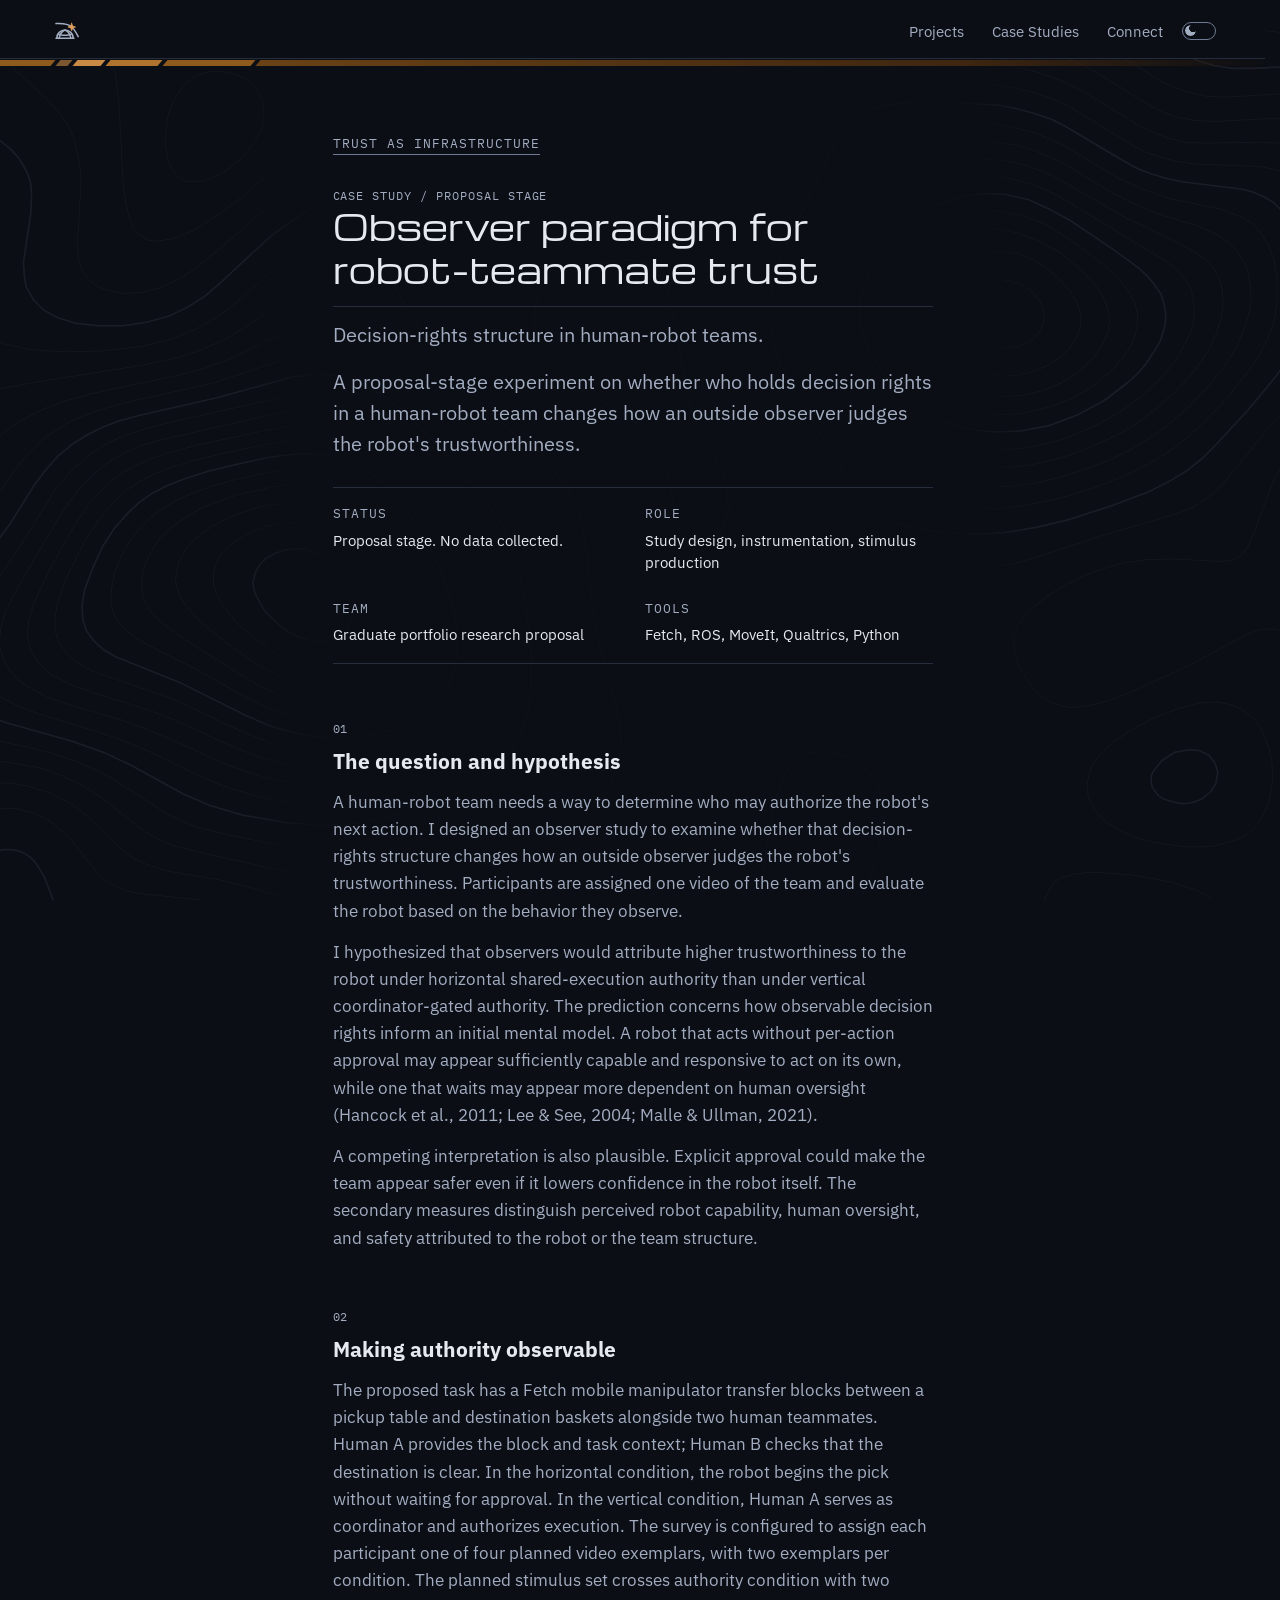
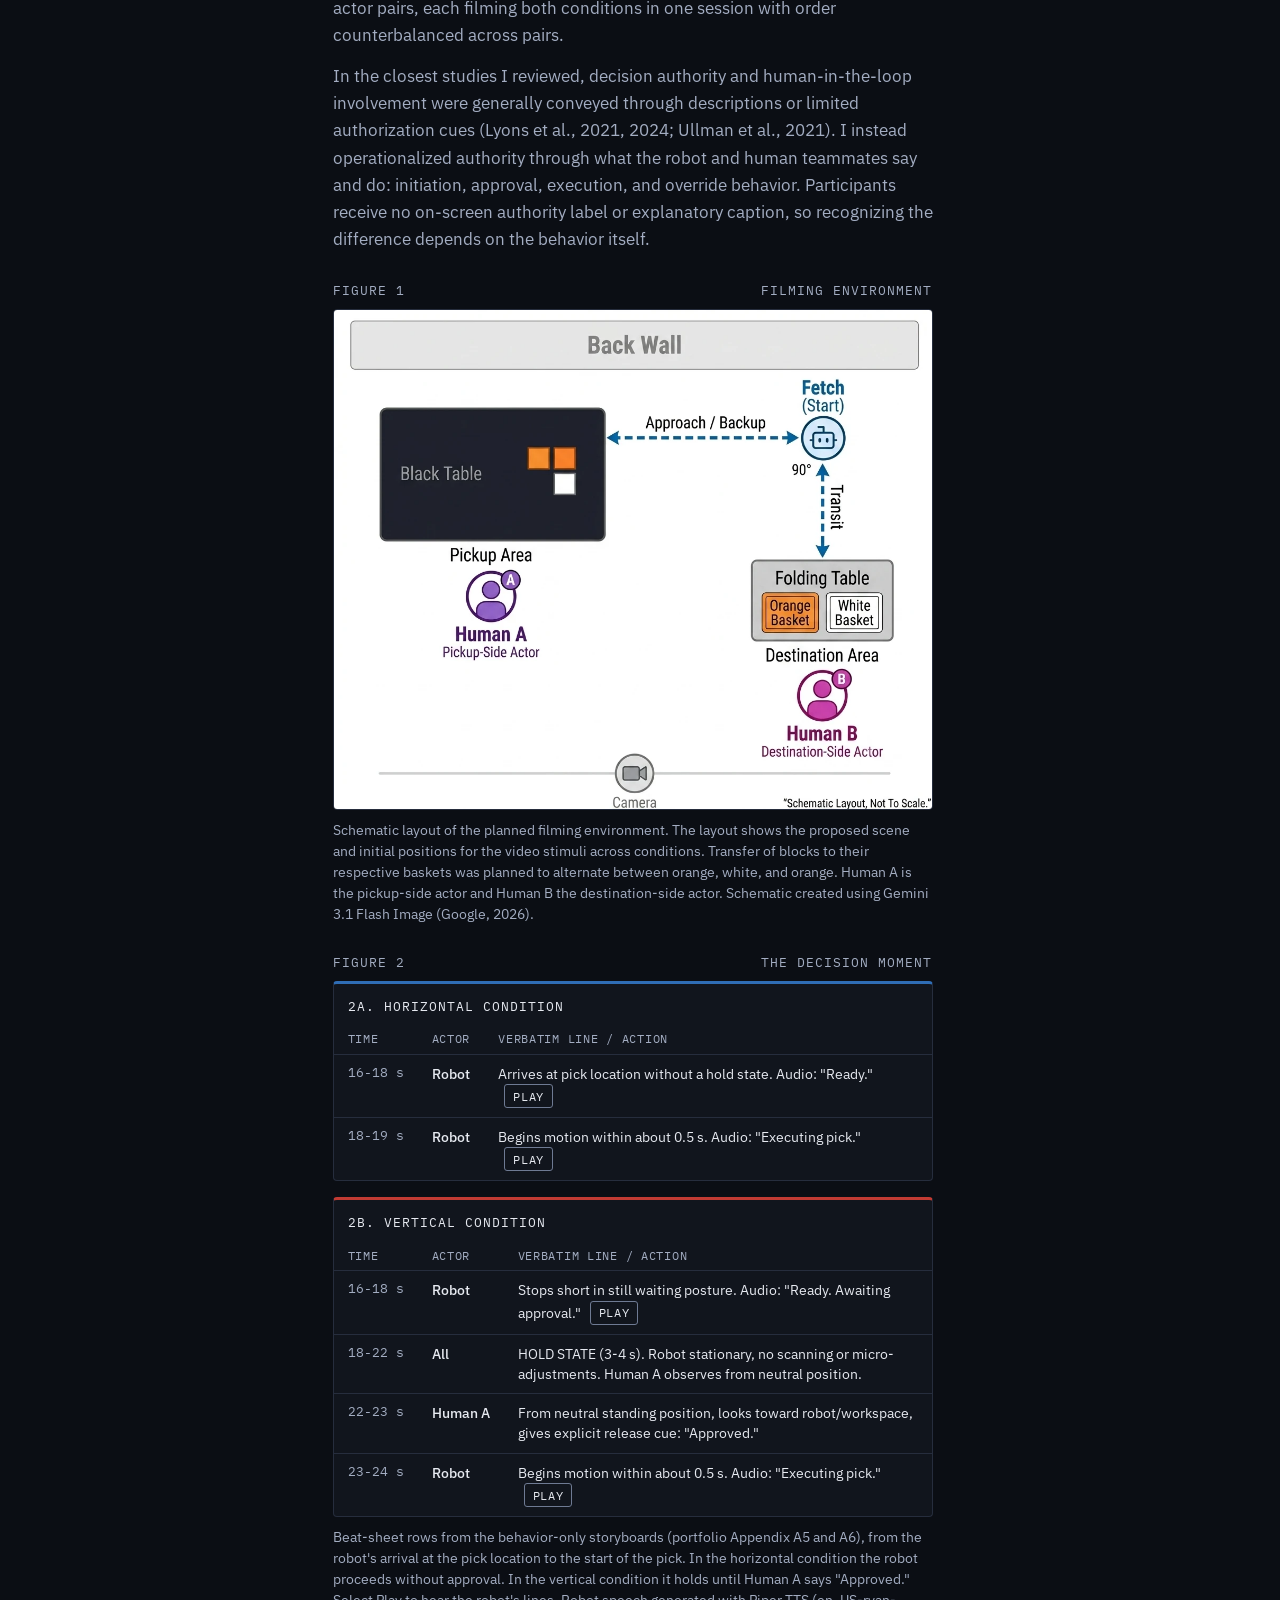
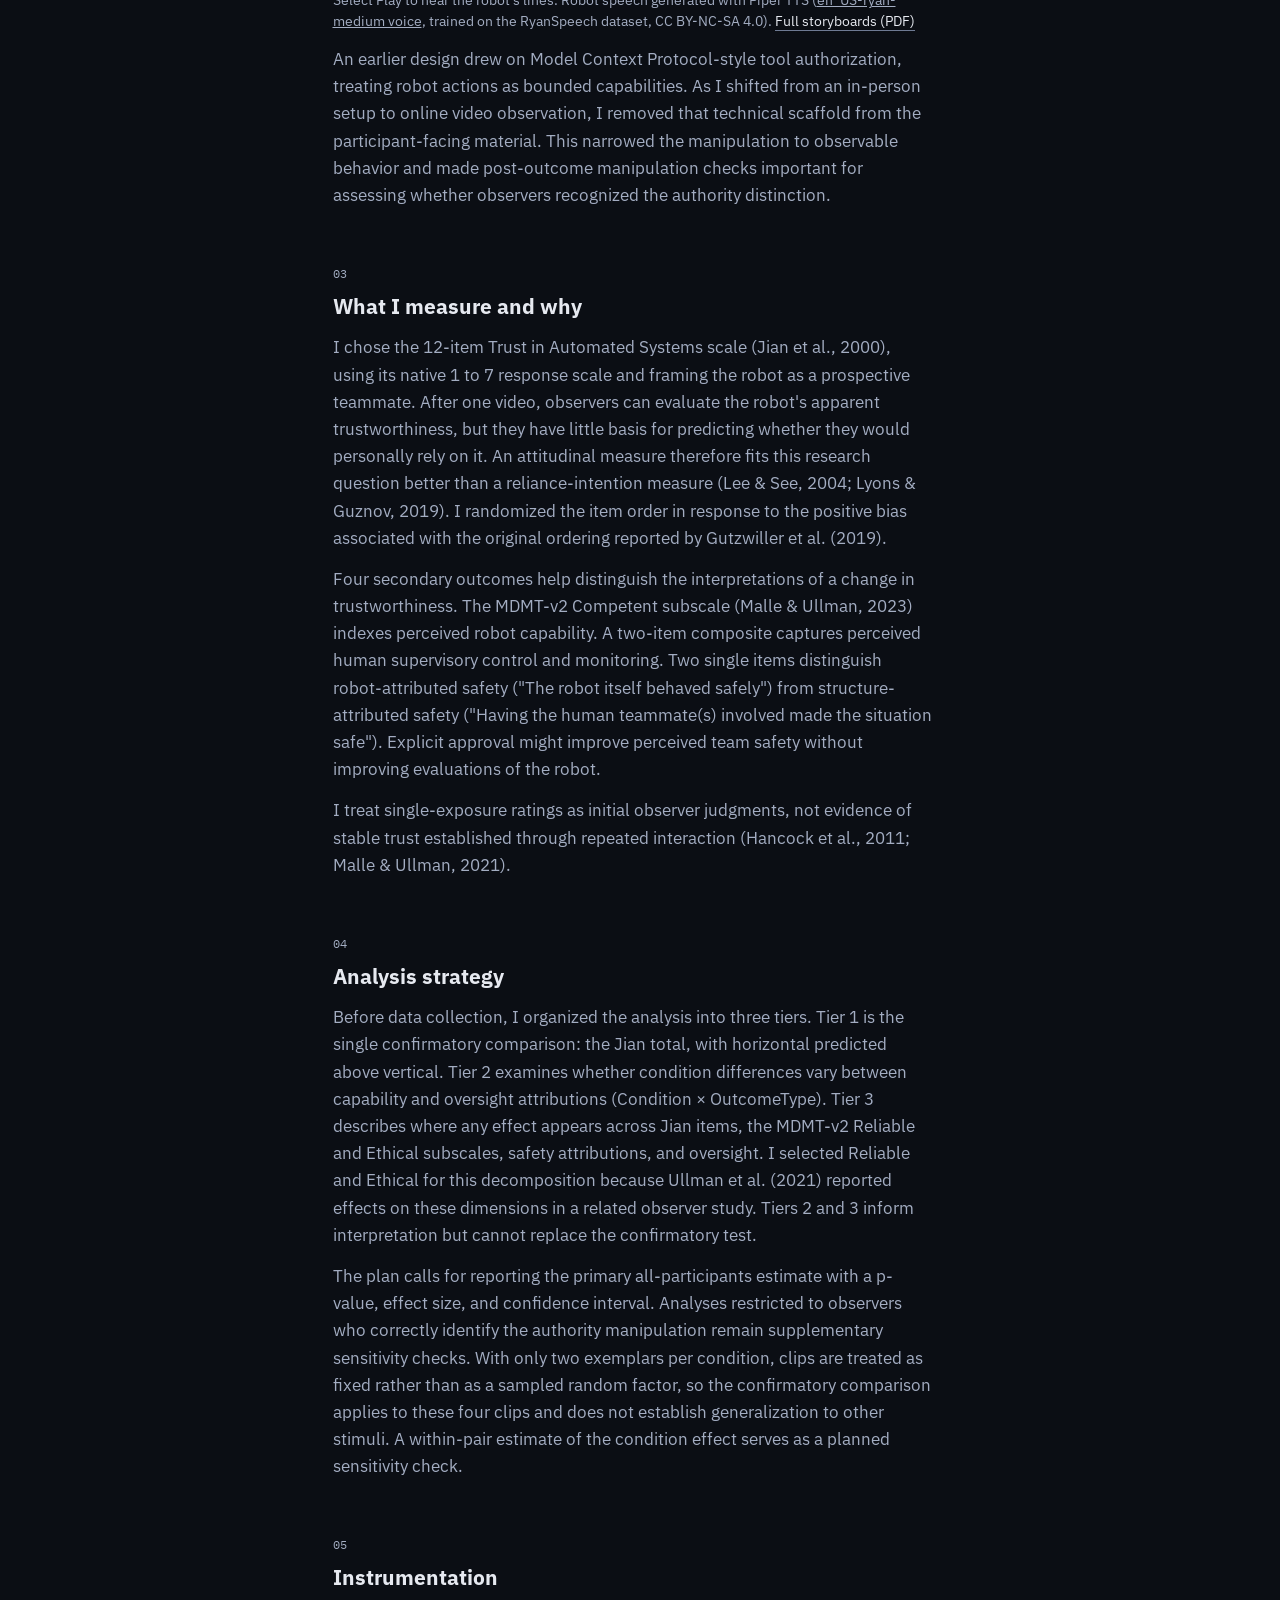
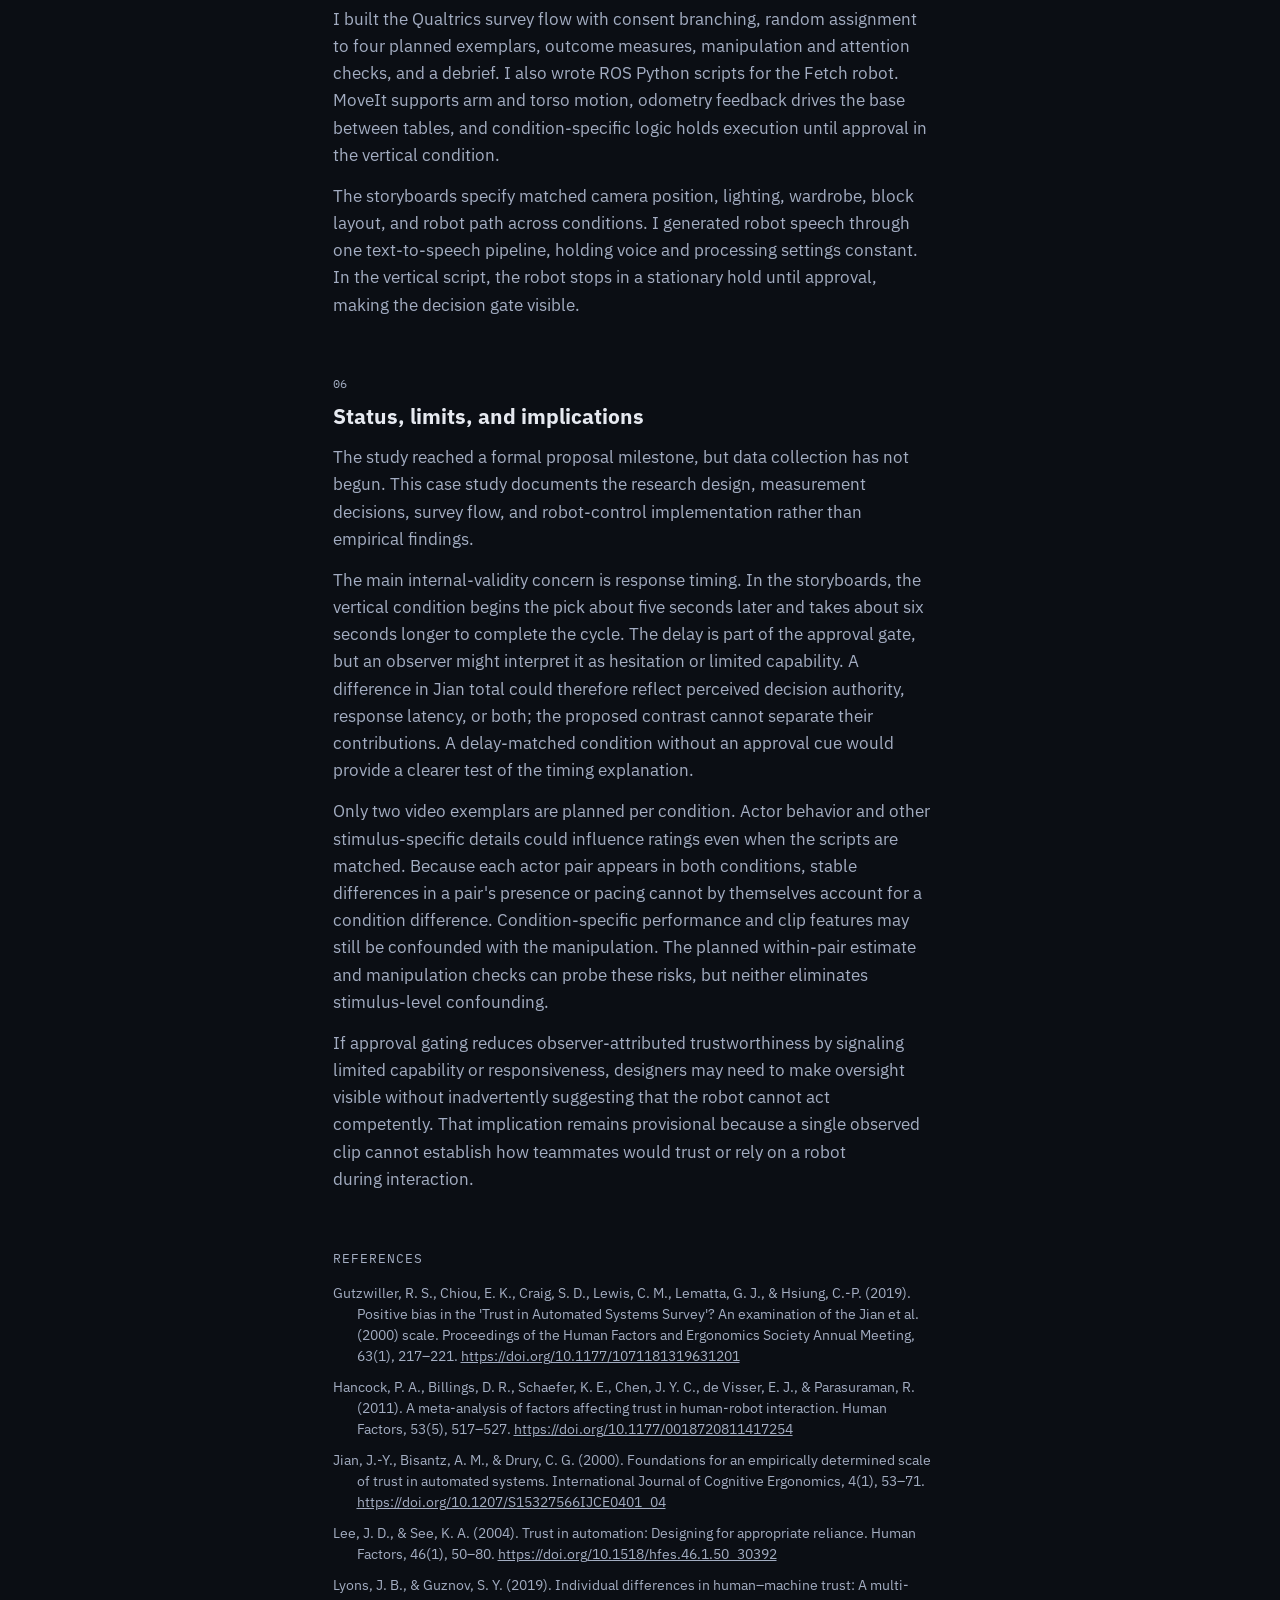
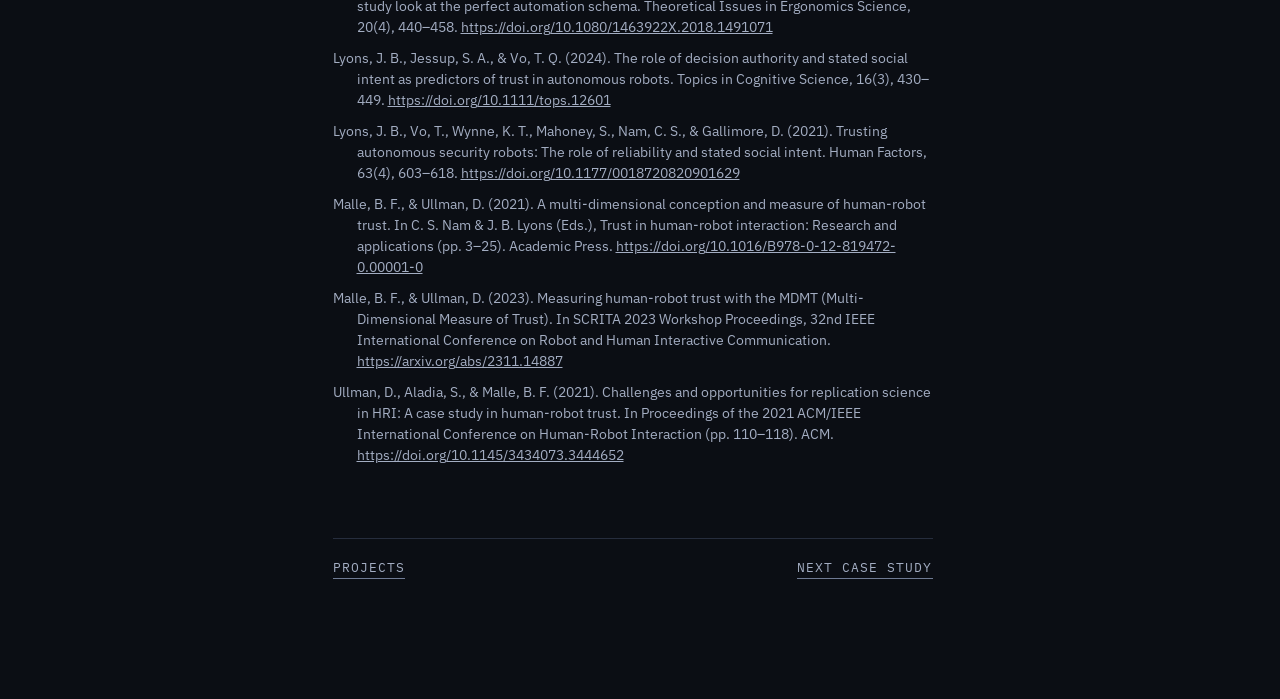
<file: observer.html>
<!doctype html>
<html lang="en">
<head>
<link rel="icon" href="img/favicon.ico" sizes="16x16 32x32 48x48">
<link rel="icon" type="image/png" sizes="32x32" href="img/favicon-32.png">
<link rel="icon" type="image/png" sizes="192x192" href="img/favicon-192.png">
<link rel="apple-touch-icon" sizes="180x180" href="img/favicon-180.png">

<meta charset="utf-8">
<meta name="viewport" content="width=device-width, initial-scale=1, viewport-fit=cover">
<script>(function(){ var t=null, m; try{ t=new URLSearchParams(location.search).get("theme"); }catch(e){} if(t!=="light" && t!=="dark"){ t=null; m=/(?:^|;)theme=(light|dark)(?:;|$)/.exec(window.name||""); if(m){ t=m[1]; } } if(t!=="light" && t!=="dark"){ t=null; try{ t=localStorage.getItem("theme"); }catch(e){} } else { try{ localStorage.setItem("theme",t); }catch(e){} } if(t==="light"){ document.documentElement.setAttribute("data-theme","light"); } })();</script>
<title>Observer paradigm for robot-teammate trust · Taylor Foster</title>
<link rel="stylesheet" href="https://fonts.googleapis.com/css2?family=IBM+Plex+Sans:wght@400;500;600&display=swap">
<link rel="stylesheet" href="https://fonts.googleapis.com/css2?family=IBM+Plex+Mono:wght@400;500&display=swap">
<link rel="stylesheet" href="https://fonts.googleapis.com/css2?family=Michroma&display=swap">
<link rel="stylesheet" href="css/contours.css">   <!-- contour ground, shared by every project page; keep this line in pages built from this shell (Taylor 2026-11-08) -->
<link rel="stylesheet" href="css/homemark.css">   <!-- "Home" label that slides out from behind the corner mark; keep this line in pages built from this shell (Taylor 2026-11-09) -->
<link rel="stylesheet" href="css/toggle.css">   <!-- light and dark switch drawn as a toggle (Taylor 2026-11-09) -->
<style>
/* Observer-study project page (2026-10-27). Text and figures ported from the style-tile canvas board CaseStudy.dc.html
   (Trust page, canvas Versions 33 to 43, reviewed by Taylor 2026-10-15; portfolio rule applies). Card fields from
   site_data.json items[observer-study]. Layout, header, back links and the figure carousel follow crisiscourier.html. */
:root{
  --bg:#0B0E14; --raised:#11151D; --hair:#262D3D; --slate:#6E7A93;
  --text:#E6E9F0; --dim:#A3ADC2; --accent:#E8A15C;
  --out:cubic-bezier(.22,.8,.3,1);
  color-scheme:dark; scroll-padding-top:88px;
}
@media (prefers-color-scheme: dark){ :root:not([data-theme="light"]){ --bg:#0B0E14; --raised:#11151D; --hair:#262D3D; --slate:#6E7A93; --text:#E6E9F0; --dim:#A3ADC2; --accent:#E8A15C; } }
:root[data-theme="dark"]{ --bg:#0B0E14; --raised:#11151D; --hair:#262D3D; --slate:#6E7A93; --text:#E6E9F0; --dim:#A3ADC2; --accent:#E8A15C; }
@media (prefers-contrast: more){ html:root:root{ --hair:#5E6985; --slate:#97A3BD; --dim:#C9D0DF; } }
*,*::before,*::after{ box-sizing:border-box; }
html{ background:var(--bg); scrollbar-gutter:stable; }
body{ margin:0; background:var(--bg); color:var(--text); font-family:'IBM Plex Sans',system-ui,sans-serif; }
a{ color:inherit; }
a:focus-visible{ outline:2px solid var(--slate); outline-offset:3px; }
.lbl{ font-family:'IBM Plex Mono',ui-monospace,monospace; font-size:12px; letter-spacing:.08em; text-transform:uppercase; line-height:1.5; color:var(--dim); margin:0; }
.disp{ font-family:'Michroma','IBM Plex Sans',system-ui,sans-serif; font-weight:400; letter-spacing:0; margin:0; }

.top{ position:sticky; top:0; z-index:30; display:flex; justify-content:space-between; align-items:center; padding:max(20px,env(safe-area-inset-top,0px)) clamp(16px,4.5vw,64px) 16px; background:var(--bg); border-bottom:1px solid var(--hair); }
.top a{ display:inline-flex; align-items:center; min-height:44px; margin:-11px 0; color:var(--dim); text-decoration:none; font-size:15px; }
.top .home{ width:44px; justify-content:center; margin-left:-13px; }
.top .links a{ padding:0 14px; }
.top .links{ margin-right:-14px; display:flex; }
@media (hover:hover){ .top a:hover{ color:var(--text); } }
@media (max-width:760px){ .top .links a{ padding:0 10px; } }   /* phones keep both header links, Case Studies and Connect (T-2026-10-14-189) */
/* slanted amber band under the header (Taylor 2026-11-02; short bars doubled in length on desktop the same day, 12/28/52/88 px; phones and 400% zoom keep 6/10/18/30 px so the burst does not crowd narrow views (W3C COGA 'Help users focus'; reflow note that 320 CSS px is desktop at 400% zoom)): anchored to the home mark as part of the identity, short bars at the left that dim toward a long run fading out to the right; the brightest bar stays below the chip glow (--accent), every edge cut at the same slant */
.top .band{ position:absolute; left:0; right:0; bottom:-8px; height:6px; display:flex; gap:5px;  overflow:hidden; pointer-events:none;
  --b1:#3E2610; --b2:#6A4216; --b3:#8E5A1E; --b4:#B0742E; --b5:#C88A44; }
.top .band i{ display:block; height:100%; transform:skewX(-40deg); }
.top .band i:nth-child(1){ flex:0 0 calc(clamp(16px,4.5vw,64px) - var(--home-shift,0px) + 3px); margin-left:-8px; background:var(--b3); }   /* edge bar: runs off the left edge of the screen (Taylor 2026-11-02) */
.top .band i:nth-child(2){ flex:0 0 12px; background:var(--b5); opacity:.6; }
.top .band i:nth-child(3){ flex:0 0 28px; background:var(--b5); }
.top .band i:nth-child(4){ flex:0 0 52px; background:var(--b4); }
.top .band i:nth-child(5){ flex:0 0 88px; background:var(--b3); }
.top .band i:nth-child(6){ flex:1 1 auto; margin-right:-8px; background:linear-gradient(90deg, var(--b2), var(--b1) 70%, transparent); }
@media (max-width:760px){ .top .band{ bottom:-7px; height:5px; gap:4px; } .top .band i:nth-child(1){ flex-basis:calc(clamp(16px,4.5vw,64px) + 4px); } .top .band i:nth-child(2){ flex-basis:6px; } .top .band i:nth-child(3){ flex-basis:10px; } .top .band i:nth-child(4){ flex-basis:18px; } .top .band i:nth-child(5){ flex-basis:30px; } }
@media (forced-colors: active){ .top .band{ display:none; } }
/* light mode and header band, matching the home page (Taylor 2026-11-03): dark is the default; the toggle after Contact sets data-theme="light" on html and the choice is shared with the home page through localStorage */
:root[data-theme="light"]{ --bg:#FAF7F0; --raised:#FFFFFF; --hair:#DDD5C4; --slate:#5A616F; --text:#111318; --dim:#3F4552; --accent:#E8A15C; --icon:#A8621A; color-scheme:light; }
html[data-theme="light"]{ background:linear-gradient(180deg, #F1E6CC 0%, #F8F4EA 45%, #FFFFFF 100%) no-repeat; background-color:#FFFFFF; min-height:100%; }
html[data-theme="light"] body{ background:transparent; }
html[data-theme="light"] .top{ background:color-mix(in srgb, var(--bg) 90%, transparent); -webkit-backdrop-filter:blur(8px); backdrop-filter:blur(8px); }
@media (prefers-contrast: more){ html:root:root[data-theme="light"]{ --hair:#8C8472; --slate:#4F5563; --dim:#2C313B; } }
@media (prefers-reduced-transparency: reduce){ html[data-theme="light"] .top{ background:var(--bg); -webkit-backdrop-filter:none; backdrop-filter:none; } }
.top .theme{ display:inline-flex; align-items:center; justify-content:center; width:44px; min-height:44px; margin:-11px 0; padding:0; border:0; background:none; color:var(--dim); cursor:pointer; font:inherit; }
@media (hover:hover){ .top .theme:hover{ color:var(--text); } }
.top .theme:focus-visible{ outline:2px solid var(--slate); outline-offset:-4px; }
.top .theme svg{ display:block; }
.top .theme .moon{ display:none; }
html[data-theme="light"] .top .theme .sun{ display:none; }
html[data-theme="light"] .top .theme .moon{ display:block; }

main{ max-width:640px; margin:0 auto; padding:72px 20px 120px; }
.back{ display:inline-block; font-family:'IBM Plex Mono',ui-monospace,monospace; font-size:12px; letter-spacing:.08em; text-transform:uppercase; color:var(--dim); text-decoration:none; border-bottom:1px solid var(--slate); padding-bottom:2px; }
.back:hover{ color:var(--text); border-bottom-color:var(--accent); }
h1{ font-size:clamp(22px,3.4vw,34px); line-height:1.25; margin-top:28px; text-wrap:balance; }
.lede{ margin:16px 0 0; padding-top:12px; border-top:1px solid var(--hair); font-size:clamp(17px,1.6vw,20px); line-height:1.55; color:var(--dim); text-wrap:pretty; }
.lede + .lede{ border-top:0; padding-top:0; }
/* facts strip: status, role, tools (canvas board meta row) */
.facts{ margin:28px 0 0; padding:16px 0; border-top:1px solid var(--hair); border-bottom:1px solid var(--hair); display:grid; grid-template-columns:repeat(3,1fr); gap:24px; }
.facts dt{ margin:0; }
.facts dd{ margin:6px 0 0; font-size:15px; line-height:1.5; color:var(--text); }
@media (max-width:560px){ .facts{ grid-template-columns:1fr; gap:16px; } }

section{ margin-top:56px; }
h2{ font-size:clamp(17px,2vw,21px); line-height:1.3; margin:10px 0 0; }
section p.body{ margin:14px 0 0; font-size:17px; line-height:1.6; color:var(--dim); text-wrap:pretty; }
figure{ margin:28px 0 0; }
figure .frame{ display:block; border:1px solid var(--hair); border-radius:4px; overflow:hidden; background:var(--raised); }
figure img{ display:block; width:100%; height:auto; }
.fighd{ display:flex; justify-content:space-between; gap:12px; margin:0 0 8px; }
figcaption{ margin:10px 0 0; font-size:14px; line-height:1.5; color:var(--dim); text-wrap:pretty; }
.end{ margin-top:72px; padding-top:16px; border-top:1px solid var(--hair); display:flex; justify-content:space-between; align-items:baseline; gap:16px; flex-wrap:wrap; }   /* All Projects at left, Next case study at right; next runs in date order and loops to the earliest (Taylor 2026-11-08, T-2026-10-14-190) */

/* figure carousel (same component as crisiscourier.html): one page at a time, scroll-snap track (swipe on touch), chamfered arrow buttons in the home chip language, mono counter, keyboard arrows when focused */
.shots{ margin:28px 0 0; }
@media (min-width:1100px){ .shots{ margin-left:-160px; margin-right:-160px; } }
.shots .track{ display:flex; overflow-x:auto; scroll-snap-type:x mandatory; scroll-behavior:smooth; scrollbar-width:none; border:1px solid var(--hair); border-radius:4px; background:var(--raised); }
.shots .track::-webkit-scrollbar{ display:none; }
.shots .track:focus-visible{ outline:2px solid var(--slate); outline-offset:3px; }
.shots figure.slide{ flex:0 0 100%; margin:0; scroll-snap-align:start; display:flex; align-items:center; justify-content:center; aspect-ratio:var(--ar,3/2); }
.shots figure.slide a{ display:block; width:100%; height:100%; }
.shots figure.slide img{ display:block; width:100%; height:100%; object-fit:contain; background:#FFFFFF; }
.shots .bar{ display:flex; align-items:center; justify-content:space-between; gap:16px; margin:12px 0 0; }
.shots .cap{ font-size:14px; line-height:1.5; color:var(--dim); margin:0; min-height:1.5em; }
.shots .nav{ display:flex; align-items:center; gap:10px; flex:none; }
.shots .count{ font-family:'IBM Plex Mono',ui-monospace,monospace; font-size:12px; letter-spacing:.08em; color:var(--dim); min-width:44px; text-align:center; }
.shots .arw{ position:relative; width:44px; height:44px; padding:0; border:0; background:none; color:var(--icon,var(--accent)); cursor:pointer; }
.shots .arw svg{ position:absolute; inset:0; width:100%; height:100%; overflow:visible; }
.shots .arw .bd{ fill:var(--bg); stroke:var(--slate); stroke-width:1.5; transition:stroke .2s; }
.shots .arw .ch{ fill:none; stroke:currentColor; stroke-width:1.75; stroke-linecap:round; stroke-linejoin:round; }
@media (hover:hover){ .shots .arw:hover .bd{ stroke:var(--accent); } }
.shots .arw:focus-visible{ outline:2px solid var(--slate); outline-offset:3px; }
.shots .arw:disabled{ cursor:default; color:var(--slate); }
.shots .arw:disabled .bd{ stroke:var(--hair); }
.shots figcaption{ margin-top:4px; }
@media (prefers-reduced-motion: reduce){ .shots .track{ scroll-behavior:auto; } }
@media (forced-colors: active){ .shots .arw .bd{ fill:Canvas; stroke:ButtonText; } }

/* shared case-study meta row (2026-11-10): Status, Role, Team, Tools in two columns */
.facts{ grid-template-columns:repeat(2,minmax(0,1fr)) !important; }
@media (max-width:560px){ .facts{ grid-template-columns:1fr !important; } }

/* type and targets (2026-11-10, critique "Next pass"): functional mono labels and links move from 11 to 12 px up to 13 px, and standalone links get a 24 px
   target; decorative eyebrows (page and card category lines, section numbers, chip indices) stay at 12 px. 13 px rather than the critique's 14 for
   uppercase mono links: tracked uppercase mono at 13 px is already wider than 15 px sans. */
.back{ font-size:13px; display:inline-flex; align-items:flex-end; min-height:24px; padding-top:3px; box-sizing:border-box; }
main .links a{ font-size:13px; display:inline-flex; align-items:flex-end; min-height:24px; padding-top:3px; box-sizing:border-box; }
.facts dt.lbl, .fighd .lbl, .refs > .lbl{ font-size:13px; }
.shots .count{ font-size:13px; }

/* Figure 2 as text (2026-11-10) */
.beats .btgrid{ display:grid; grid-template-columns:1fr; gap:16px; }
.beats .bt{ border:1px solid var(--hair); border-radius:4px; background:var(--raised); overflow:hidden; }
.beats .bt.h{ border-top:3px solid #2F6DB5; } .beats .bt.v{ border-top:3px solid #C23B33; }   /* the storyboards' own condition colours */
.beats table{ width:100%; border-collapse:collapse; font-size:14px; line-height:1.45; }
.beats caption{ text-align:left; padding:12px 14px 8px; }
.beats caption .lbl{ font-size:13px; color:var(--text); }
.beats thead th{ font-family:'IBM Plex Mono',ui-monospace,monospace; font-size:12px; font-weight:400; letter-spacing:.06em; text-transform:uppercase; color:var(--dim); text-align:left; padding:6px 14px; border-bottom:1px solid var(--hair); }
.beats tbody th, .beats tbody td{ text-align:left; vertical-align:top; padding:9px 14px; border-bottom:1px solid var(--hair); color:var(--text); }
.beats tbody tr:last-child th, .beats tbody tr:last-child td{ border-bottom:0; }
.beats tbody th{ font-weight:500; white-space:nowrap; }
.beats .tm{ font-family:'IBM Plex Mono',ui-monospace,monospace; font-size:13px; color:var(--dim); white-space:nowrap; }
.beats .figlink{ color:var(--text); text-decoration:none; border-bottom:1px solid var(--slate); white-space:nowrap; }
.beats .figlink:hover{ border-bottom-color:var(--accent); }
.vh{ position:absolute; width:1px; height:1px; overflow:hidden; clip:rect(0 0 0 0); white-space:nowrap; }
@media (max-width:560px){ .beats caption{ display:block; } .beats table, .beats thead, .beats tbody, .beats tr, .beats th, .beats td{ display:block; } .beats thead{ position:absolute; width:1px; height:1px; overflow:hidden; clip:rect(0 0 0 0); }
  .beats tbody tr{ padding:10px 14px; border-bottom:1px solid var(--hair); } .beats tbody tr:last-child{ border-bottom:0; }
  .beats tbody th, .beats tbody td{ padding:0; border:0; } .beats tbody th{ display:inline; } .beats .tm{ display:inline; margin-right:10px; } .beats tbody td:last-child{ margin-top:4px; } }

/* references list, as on asrs.html (2026-11-19) */
.refs ul{ list-style:none; margin:14px 0 0; padding:0; }
.refs li{ margin:0 0 10px; padding-left:24px; text-indent:-24px; font-size:14px; line-height:1.5; color:var(--dim); overflow-wrap:anywhere; }
.refs li a{ color:var(--dim); }
/* robot audio on Figure 2 (2026-11-19): a small text button after each robot line; the line itself stays as text */
.beats .play{ font-family:'IBM Plex Mono',ui-monospace,monospace; font-size:12px; letter-spacing:.06em; text-transform:uppercase; color:var(--text); background:none; border:1px solid var(--slate); border-radius:3px; padding:3px 8px; min-height:24px; margin-left:6px; cursor:pointer; vertical-align:baseline; }
.beats .play:hover, .beats .play[aria-pressed="true"]{ border-color:var(--accent); }
.beats .play:focus-visible{ outline:2px solid var(--accent); outline-offset:2px; }
</style>
<link rel="stylesheet" href="css/header.css">   <!-- header links on narrow phones (Taylor 2026-11-10) -->
<link rel="stylesheet" href="css/light.css">   <!-- light mode accent: terracotta coral in place of amber (Taylor 2026-11-09); keep last in the head -->
</head>
<body>

<header class="top">
  <span class="band" aria-hidden="true"><i></i><i></i><i></i><i></i><i></i><i></i></span>
  <a class="home" href="index.html" aria-label="Home"><svg aria-hidden="true" focusable="false" width="24" height="24" viewBox="0 0 24 24" fill="none" stroke="currentColor" stroke-width="1.5" stroke-linecap="round" stroke-linejoin="round"><defs><clipPath id="o2clip"><rect width="24" height="19.20"/></clipPath></defs><path d="M1.80 19.20 A8.20 8.20 0 0 1 18.20 19.20"/><g clip-path="url(#o2clip)"><path d="M3.28 14.64 L3.29 14.72 L3.32 14.81 L3.37 14.89 L3.43 14.97 L3.51 15.06 L3.61 15.14 L3.73 15.22 L3.86 15.30 L4.02 15.37 L4.18 15.45 L4.37 15.52 L4.57 15.59 L4.78 15.66 L5.01 15.72 L5.25 15.79 L5.51 15.84 L5.77 15.90 L6.05 15.95 L6.34 16.00 L6.64 16.04 L6.95 16.08 L7.27 16.12 L7.59 16.15 L7.92 16.18 L8.26 16.21 L8.60 16.23 L8.95 16.24 L9.30 16.25 L9.65 16.26 L10.00 16.26 L10.35 16.26 L10.70 16.25 L11.05 16.24 L11.40 16.23 L11.74 16.21 L12.08 16.18 L12.41 16.15 L12.73 16.12 L13.05 16.08 L13.36 16.04 L13.66 16.00 L13.95 15.95 L14.23 15.90 L14.49 15.84 L14.75 15.79 L14.99 15.72 L15.22 15.66 L15.43 15.59 L15.63 15.52 L15.82 15.45 L15.98 15.37 L16.14 15.30 L16.27 15.22 L16.39 15.14 L16.49 15.06 L16.57 14.97 L16.63 14.89 L16.68 14.81 L16.71 14.72 L16.72 14.64"/><path d="M4.55 23.24 L4.46 22.87 L4.37 22.49 L4.31 22.10 L4.26 21.70 L4.22 21.29 L4.21 20.88 L4.20 20.46 L4.22 20.04 L4.24 19.62 L4.29 19.20 L4.35 18.78 L4.43 18.36 L4.52 17.94 L4.62 17.52 L4.74 17.11 L4.88 16.70 L5.03 16.30 L5.19 15.91 L5.37 15.53 L5.56 15.16 L5.76 14.80 L5.97 14.45 L6.20 14.12 L6.43 13.79 L6.67 13.49 L6.93 13.20 L7.19 12.92 L7.46 12.66 L7.73 12.42 L8.02 12.20 L8.30 12.00 L8.60 11.82 L8.89 11.66 L9.19 11.52 L9.49 11.40 L9.80 11.30"/><path d="M15.45 23.24 L15.54 22.87 L15.63 22.49 L15.69 22.10 L15.74 21.70 L15.78 21.29 L15.79 20.88 L15.80 20.46 L15.78 20.04 L15.76 19.62 L15.71 19.20 L15.65 18.78 L15.57 18.36 L15.48 17.94 L15.38 17.52 L15.26 17.11 L15.12 16.70 L14.97 16.30 L14.81 15.91 L14.63 15.53 L14.44 15.16 L14.24 14.80 L14.03 14.45 L13.80 14.12 L13.57 13.79 L13.33 13.49 L13.07 13.20 L12.81 12.92 L12.54 12.66 L12.27 12.42 L11.98 12.20 L11.70 12.00 L11.40 11.82 L11.11 11.66 L10.81 11.52 L10.51 11.40 L10.20 11.30"/></g><path d="M1.00 19.20 H19.00"/><path d="M1 4.6C8.4 4.2 13.8 5.4 16.7 8C19 10.1 21 13.3 23.2 17.6"/><path d="M16.70 4.20 L17.65 7.05 L20.50 8.00 L17.65 8.95 L16.70 11.80 L15.75 8.95 L12.90 8.00 L15.75 7.05Z" fill="var(--icon,var(--accent))" stroke="var(--icon,var(--accent))" stroke-width=".7" stroke-linejoin="round"/></svg><span class="hm-lbl" aria-hidden="true"><span>Home</span></span></a><!-- corner mark (Taylor 2026-11-09): the flyby over the half-globe on pages where the globe is not shown. Its craft is the amber four-pointed star, which stands alone as the home mark where the globe is shown (index.html) and on Connect's back link -->
  <!-- header (Taylor 2026-11-10): Projects, Case Studies, Connect on every page, less the page itself; no Résumé link, since the request form lives on Connect (Taylor 2026-11-10) --><div class="links"><a href="grid.html">Projects</a><a href="case-studies.html">Case Studies</a><a href="contact.html">Connect</a><button class="theme" type="button" id="themeToggle" aria-pressed="false" aria-label="Light mode"><span class="sw" aria-hidden="true"><span class="kn"></span></span></button></div>
</header>

<main>
  <a class="back" href="index.html#trust">Trust as Infrastructure</a>
  <p class="lbl" style="margin-top:32px">Case study / Proposal stage</p>
  <h1 class="disp">Observer paradigm for robot-teammate trust</h1>
  <p class="lede">Decision-rights structure in human-robot teams.</p>
  <p class="lede">A proposal-stage experiment on whether who holds decision rights in a human-robot team changes how an outside observer judges the robot&#39;s trustworthiness.</p>
  <dl class="facts">   <!-- one meta row on all four case studies (2026-11-10, critique "Next pass"): Status, Role, Team, Tools, from text already on the site -->
    <div><dt class="lbl">Status</dt><dd>Proposal stage. No data collected.</dd></div>
    <div><dt class="lbl">Role</dt><dd>Study design, instrumentation, stimulus production</dd></div>
    <div><dt class="lbl">Team</dt><dd>Graduate portfolio research proposal</dd></div>
    <div><dt class="lbl">Tools</dt><dd>Fetch, ROS, MoveIt, Qualtrics, Python</dd></div>
  </dl>

  <section aria-labelledby="s1">
    <p class="lbl">01</p>
    <h2 id="s1">The question and hypothesis</h2>
    <p class="body">A human-robot team needs a way to determine who may authorize the robot&#39;s next action. I designed an observer study to examine whether that decision-rights structure changes how an outside observer judges the robot&#39;s trustworthiness. Participants are assigned one video of the team and evaluate the robot based on the behavior they observe.</p>
    <p class="body">I hypothesized that observers would attribute higher trustworthiness to the robot under horizontal shared-execution authority than under vertical coordinator-gated authority. The prediction concerns how observable decision rights inform an initial mental model. A robot that acts without per-action approval may appear sufficiently capable and responsive to act on its own, while one that waits may appear more dependent on human oversight (Hancock et al., 2011; Lee &amp; See, 2004; Malle &amp; Ullman, 2021).</p>
    <p class="body">A competing interpretation is also plausible. Explicit approval could make the team appear safer even if it lowers confidence in the robot itself. The secondary measures distinguish perceived robot capability, human oversight, and safety attributed to the robot or the team structure.</p>
  </section>

  <section aria-labelledby="s2">
    <p class="lbl">02</p>
    <h2 id="s2">Making authority observable</h2>
    <p class="body">The proposed task has a Fetch mobile manipulator transfer blocks between a pickup table and destination baskets alongside two human teammates. Human A provides the block and task context; Human B checks that the destination is clear. In the horizontal condition, the robot begins the pick without waiting for approval. In the vertical condition, Human A serves as coordinator and authorizes execution. The survey is configured to assign each participant one of four planned video exemplars, with two exemplars per condition. The planned stimulus set crosses authority condition with two actor pairs, each filming both conditions in one session with order counterbalanced across pairs.</p>
    <p class="body">In the closest studies I reviewed, decision authority and human-in-the-loop involvement were generally conveyed through descriptions or limited authorization cues (Lyons et al., 2021, 2024; Ullman et al., 2021). I instead operationalized authority through what the robot and human teammates say and do: initiation, approval, execution, and override behavior. Participants receive no on-screen authority label or explanatory caption, so recognizing the difference depends on the behavior itself.</p>
    <figure>
      <div class="fighd"><span class="lbl">Figure 1</span><span class="lbl">Filming environment</span></div>
      <div class="frame"><img src="img/obs_filming_layout.webp" width="1130" height="944" loading="lazy" alt="Top-down schematic of the filming room. Fetch starts at upper right. A black pickup table with Human A is at left. A folding table with an orange and a white basket and Human B is at lower right. The camera sits along the bottom edge."></div>
      <figcaption>Schematic layout of the planned filming environment. The layout shows the proposed scene and initial positions for the video stimuli across conditions. Transfer of blocks to their respective baskets was planned to alternate between orange, white, and orange. Human A is the pickup-side actor and Human B the destination-side actor. Schematic created using Gemini 3.1 Flash Image (Google, 2026).</figcaption>
    </figure>

    <!-- Figure 2 (2026-11-10, critique "Next pass"): the full storyboard pages rendered body text near 6 px. The figure now shows the beat-sheet rows
         around the decision moment as text, transcribed verbatim from the two storyboards, and the full pages stay behind the PDF link. -->
    <figure class="beats">
      <div class="fighd"><span class="lbl">Figure 2</span><span class="lbl">The decision moment</span></div>
      <div class="btgrid"><div class="bt h"><table><caption><span class="lbl">2a. Horizontal condition</span></caption><thead><tr><th scope="col">Time</th><th scope="col">Actor</th><th scope="col">Verbatim line / action</th></tr></thead><tbody><tr><td class="tm">16-18 s</td><th scope="row">Robot</th><td>Arrives at pick location without a hold state. Audio: &quot;Ready.&quot; <button type="button" class="play" data-src="audio/observer_ready.mp3" aria-label="Play robot audio: Ready.">Play</button></td></tr><tr><td class="tm">18-19 s</td><th scope="row">Robot</th><td>Begins motion within about 0.5 s. Audio: &quot;Executing pick.&quot; <button type="button" class="play" data-src="audio/observer_executing_pick.mp3" aria-label="Play robot audio: Executing pick.">Play</button></td></tr></tbody></table></div><div class="bt v"><table><caption><span class="lbl">2b. Vertical condition</span></caption><thead><tr><th scope="col">Time</th><th scope="col">Actor</th><th scope="col">Verbatim line / action</th></tr></thead><tbody><tr><td class="tm">16-18 s</td><th scope="row">Robot</th><td>Stops short in still waiting posture. Audio: &quot;Ready. Awaiting approval.&quot; <button type="button" class="play" data-src="audio/observer_ready_awaiting.mp3" aria-label="Play robot audio: Ready. Awaiting approval.">Play</button></td></tr><tr><td class="tm">18-22 s</td><th scope="row">All</th><td>HOLD STATE (3-4 s). Robot stationary, no scanning or micro-adjustments. Human A observes from neutral position.</td></tr><tr><td class="tm">22-23 s</td><th scope="row">Human A</th><td>From neutral standing position, looks toward robot/workspace, gives explicit release cue: &quot;Approved.&quot;</td></tr><tr><td class="tm">23-24 s</td><th scope="row">Robot</th><td>Begins motion within about 0.5 s. Audio: &quot;Executing pick.&quot; <button type="button" class="play" data-src="audio/observer_executing_pick.mp3" aria-label="Play robot audio: Executing pick.">Play</button></td></tr></tbody></table></div></div>
      <figcaption>Beat-sheet rows from the behavior-only storyboards (portfolio Appendix A5 and A6), from the robot&#39;s arrival at the pick location to the start of the pick. In the horizontal condition the robot proceeds without approval. In the vertical condition it holds until Human A says &quot;Approved.&quot; Select Play to hear the robot&#39;s lines. Robot speech generated with Piper TTS (<a href="https://huggingface.co/rhasspy/piper-voices/tree/main/en/en_US/ryan/medium" target="_blank" rel="noopener">en_US-ryan-medium voice<span class="vh"> (opens in a new tab)</span></a>, trained on the RyanSpeech dataset, CC BY-NC-SA 4.0). <a class="figlink" href="https://drive.google.com/file/d/17IMyWMOvyXhKTLOyE1YGB6BwKKTR9S_h/view" target="_blank" rel="noopener">Full storyboards (PDF)<span class="vh"> (opens in a new tab)</span></a></figcaption>
    </figure>
    <p class="body">An earlier design drew on Model Context Protocol-style tool authorization, treating robot actions as bounded capabilities. As I shifted from an in-person setup to online video observation, I removed that technical scaffold from the participant-facing material. This narrowed the manipulation to observable behavior and made post-outcome manipulation checks important for assessing whether observers recognized the authority distinction.</p>
  </section>

  <section aria-labelledby="s3">
    <p class="lbl">03</p>
    <h2 id="s3">What I measure and why</h2>
    <p class="body">I chose the 12-item Trust in Automated Systems scale (Jian et al., 2000), using its native 1 to 7 response scale and framing the robot as a prospective teammate. After one video, observers can evaluate the robot&#39;s apparent trustworthiness, but they have little basis for predicting whether they would personally rely on it. An attitudinal measure therefore fits this research question better than a reliance-intention measure (Lee &amp; See, 2004; Lyons &amp; Guznov, 2019). I randomized the item order in response to the positive bias associated with the original ordering reported by Gutzwiller et al. (2019).</p>
    <p class="body">Four secondary outcomes help distinguish the interpretations of a change in trustworthiness. The MDMT-v2 Competent subscale (Malle &amp; Ullman, 2023) indexes perceived robot capability. A two-item composite captures perceived human supervisory control and monitoring. Two single items distinguish robot-attributed safety (&quot;The robot itself behaved safely&quot;) from structure-attributed safety (&quot;Having the human teammate(s) involved made the situation safe&quot;). Explicit approval might improve perceived team safety without improving evaluations of the robot.</p>
    <p class="body">I treat single-exposure ratings as initial observer judgments, not evidence of stable trust established through repeated interaction (Hancock et al., 2011; Malle &amp; Ullman, 2021).</p>
  </section>

  <section aria-labelledby="s4">
    <p class="lbl">04</p>
    <h2 id="s4">Analysis strategy</h2>
    <p class="body">Before data collection, I organized the analysis into three tiers. Tier 1 is the single confirmatory comparison: the Jian total, with horizontal predicted above vertical. Tier 2 examines whether condition differences vary between capability and oversight attributions (Condition × OutcomeType). Tier 3 describes where any effect appears across Jian items, the MDMT-v2 Reliable and Ethical subscales, safety attributions, and oversight. I selected Reliable and Ethical for this decomposition because Ullman et al. (2021) reported effects on these dimensions in a related observer study. Tiers 2 and 3 inform interpretation but cannot replace the confirmatory test.</p>
    <p class="body">The plan calls for reporting the primary all-participants estimate with a p-value, effect size, and confidence interval. Analyses restricted to observers who correctly identify the authority manipulation remain supplementary sensitivity checks. With only two exemplars per condition, clips are treated as fixed rather than as a sampled random factor, so the confirmatory comparison applies to these four clips and does not establish generalization to other stimuli. A within-pair estimate of the condition effect serves as a planned sensitivity check.</p>
  </section>

  <section aria-labelledby="s5">
    <p class="lbl">05</p>
    <h2 id="s5">Instrumentation</h2>
    <p class="body">I built the Qualtrics survey flow with consent branching, random assignment to four planned exemplars, outcome measures, manipulation and attention checks, and a debrief. I also wrote ROS Python scripts for the Fetch robot. MoveIt supports arm and torso motion, odometry feedback drives the base between tables, and condition-specific logic holds execution until approval in the vertical condition.</p>
    <p class="body">The storyboards specify matched camera position, lighting, wardrobe, block layout, and robot path across conditions. I generated robot speech through one text-to-speech pipeline, holding voice and processing settings constant. In the vertical script, the robot stops in a stationary hold until approval, making the decision gate visible.</p>
  </section>

  <section aria-labelledby="s6">
    <p class="lbl">06</p>
    <h2 id="s6">Status, limits, and implications</h2>
    <p class="body">The study reached a formal proposal milestone, but data collection has not begun. This case study documents the research design, measurement decisions, survey flow, and robot-control implementation rather than empirical findings.</p>
    <p class="body">The main internal-validity concern is response timing. In the storyboards, the vertical condition begins the pick about five seconds later and takes about six seconds longer to complete the cycle. The delay is part of the approval gate, but an observer might interpret it as hesitation or limited capability. A difference in Jian total could therefore reflect perceived decision authority, response latency, or both; the proposed contrast cannot separate their contributions. A delay-matched condition without an approval cue would provide a clearer test of the timing explanation.</p>
    <p class="body">Only two video exemplars are planned per condition. Actor behavior and other stimulus-specific details could influence ratings even when the scripts are matched. Because each actor pair appears in both conditions, stable differences in a pair&#39;s presence or pacing cannot by themselves account for a condition difference. Condition-specific performance and clip features may still be confounded with the manipulation. The planned within-pair estimate and manipulation checks can probe these risks, but neither eliminates stimulus-level confounding.</p>
    <p class="body">If approval gating reduces observer-attributed trustworthiness by signaling limited capability or responsiveness, designers may need to make oversight visible without inadvertently suggesting that the robot cannot act competently. That implication remains provisional because a single observed clip cannot establish how teammates would trust or rely on a robot during interaction.</p>
  </section>

  <section class="refs" aria-labelledby="s7">
    <p class="lbl" id="s7">References</p>
    <ul>
      <li>Gutzwiller, R. S., Chiou, E. K., Craig, S. D., Lewis, C. M., Lematta, G. J., &amp; Hsiung, C.-P. (2019). Positive bias in the &#39;Trust in Automated Systems Survey&#39;? An examination of the Jian et al. (2000) scale. Proceedings of the Human Factors and Ergonomics Society Annual Meeting, 63(1), 217&ndash;221. <a href="https://doi.org/10.1177/1071181319631201" target="_blank" rel="noopener">https://doi.org/10.1177/1071181319631201</a></li>
      <li>Hancock, P. A., Billings, D. R., Schaefer, K. E., Chen, J. Y. C., de Visser, E. J., &amp; Parasuraman, R. (2011). A meta-analysis of factors affecting trust in human-robot interaction. Human Factors, 53(5), 517&ndash;527. <a href="https://doi.org/10.1177/0018720811417254" target="_blank" rel="noopener">https://doi.org/10.1177/0018720811417254</a></li>
      <li>Jian, J.-Y., Bisantz, A. M., &amp; Drury, C. G. (2000). Foundations for an empirically determined scale of trust in automated systems. International Journal of Cognitive Ergonomics, 4(1), 53&ndash;71. <a href="https://doi.org/10.1207/S15327566IJCE0401_04" target="_blank" rel="noopener">https://doi.org/10.1207/S15327566IJCE0401_04</a></li>
      <li>Lee, J. D., &amp; See, K. A. (2004). Trust in automation: Designing for appropriate reliance. Human Factors, 46(1), 50&ndash;80. <a href="https://doi.org/10.1518/hfes.46.1.50_30392" target="_blank" rel="noopener">https://doi.org/10.1518/hfes.46.1.50_30392</a></li>
      <li>Lyons, J. B., &amp; Guznov, S. Y. (2019). Individual differences in human&ndash;machine trust: A multi-study look at the perfect automation schema. Theoretical Issues in Ergonomics Science, 20(4), 440&ndash;458. <a href="https://doi.org/10.1080/1463922X.2018.1491071" target="_blank" rel="noopener">https://doi.org/10.1080/1463922X.2018.1491071</a></li>
      <li>Lyons, J. B., Jessup, S. A., &amp; Vo, T. Q. (2024). The role of decision authority and stated social intent as predictors of trust in autonomous robots. Topics in Cognitive Science, 16(3), 430&ndash;449. <a href="https://doi.org/10.1111/tops.12601" target="_blank" rel="noopener">https://doi.org/10.1111/tops.12601</a></li>
      <li>Lyons, J. B., Vo, T., Wynne, K. T., Mahoney, S., Nam, C. S., &amp; Gallimore, D. (2021). Trusting autonomous security robots: The role of reliability and stated social intent. Human Factors, 63(4), 603&ndash;618. <a href="https://doi.org/10.1177/0018720820901629" target="_blank" rel="noopener">https://doi.org/10.1177/0018720820901629</a></li>
      <li>Malle, B. F., &amp; Ullman, D. (2021). A multi-dimensional conception and measure of human-robot trust. In C. S. Nam &amp; J. B. Lyons (Eds.), Trust in human-robot interaction: Research and applications (pp. 3&ndash;25). Academic Press. <a href="https://doi.org/10.1016/B978-0-12-819472-0.00001-0" target="_blank" rel="noopener">https://doi.org/10.1016/B978-0-12-819472-0.00001-0</a></li>
      <li>Malle, B. F., &amp; Ullman, D. (2023). Measuring human-robot trust with the MDMT (Multi-Dimensional Measure of Trust). In SCRITA 2023 Workshop Proceedings, 32nd IEEE International Conference on Robot and Human Interactive Communication. <a href="https://arxiv.org/abs/2311.14887" target="_blank" rel="noopener">https://arxiv.org/abs/2311.14887</a></li>
      <li>Ullman, D., Aladia, S., &amp; Malle, B. F. (2021). Challenges and opportunities for replication science in HRI: A case study in human-robot trust. In Proceedings of the 2021 ACM/IEEE International Conference on Human-Robot Interaction (pp. 110&ndash;118). ACM. <a href="https://doi.org/10.1145/3434073.3444652" target="_blank" rel="noopener">https://doi.org/10.1145/3434073.3444652</a></li>
    </ul>
  </section>

  <div class="end"><a class="back" href="grid.html">Projects</a><a class="back" href="crisiscourier.html" aria-label="Next case study: CrisisCourier UAS operator displays">Next case study</a></div>
</main>
<script>
/* robot audio on Figure 2 (2026-11-19): one clip at a time, loaded only when Play is pressed */
(function(){
  var cur=null, curBtn=null;
  function reset(){ if(curBtn){ curBtn.setAttribute('aria-pressed','false'); curBtn.textContent='Play'; } }
  document.querySelectorAll('.beats .play').forEach(function(b){
    b.setAttribute('aria-pressed','false');
    b.addEventListener('click',function(){
      if(cur){ cur.pause(); cur.currentTime=0; }
      if(curBtn===b){ reset(); cur=null; curBtn=null; return; }
      reset(); cur=new Audio(b.getAttribute('data-src')); curBtn=b;
      b.setAttribute('aria-pressed','true'); b.textContent='Stop';
      cur.addEventListener('ended',function(){ reset(); cur=null; curBtn=null; });
      cur.play().catch(function(){ reset(); cur=null; curBtn=null; });
    });
  });
})();
</script>
<script>
/* light and dark mode toggle (Taylor 2026-11-03). aria-pressed reports light mode; the choice is kept in localStorage when the browser allows it. */
(function(){
  var b=document.getElementById('themeToggle'), root=document.documentElement; if(!b) return;
  function sync(){ var light=root.getAttribute('data-theme')==='light'; b.setAttribute('aria-pressed',light?'true':'false'); b.setAttribute('title',light?'Switch to dark mode':'Switch to light mode'); }
  b.addEventListener('click',function(e){
    e.preventDefault(); e.stopPropagation();
    var light=root.getAttribute('data-theme')!=='light';
    if(light){ root.setAttribute('data-theme','light'); } else { root.removeAttribute('data-theme'); }
    try{ localStorage.setItem('theme', light?'light':'dark'); }catch(err){}
    sync();
  });
  sync();
})();
</script>
<script>
/* the theme choice travels with links between the home page and the project pages, so a reader who chose light mode is not sent back to dark when the browser blocks storage (Taylor 2026-11-03) */
function __themeName(){ var t=document.documentElement.getAttribute('data-theme')==='light'?'light':'dark'; try{ window.name=(window.name||'').replace(/(?:^|;)theme=(light|dark)/g,'').replace(/^;+|;+$/g,'')+(window.name&&!/^;*$/.test(window.name.replace(/(?:^|;)theme=(light|dark)/g,''))?';':'')+'theme='+t; }catch(err){} }
document.addEventListener('click',function(e){ if(e.target && e.target.closest && e.target.closest('#themeToggle')){ setTimeout(function(){ __themeName(); if(window.__themeSave){ window.__themeSave(); } },0); } });
/* in the claude.ai viewer each page may open in a fresh frame with storage blocked, so the choice is also kept per viewer in the artifact's private db (data/users/<id>/theme). It is read once on load and written only when the viewer clicks the toggle. Outside the viewer this does nothing. */
(async function(){
  try{
    if(!window.claude || !window.claude.use) return;
    var db=await window.claude.use('db'), user=await window.claude.use('user'); if(!db || !user) return;
    var id=await user.id(); if(!id) return;
    var ref=db.doc('data/users/'+id+'/theme'), root=document.documentElement;
    window.__themeSave=function(){ ref.set({value: root.getAttribute('data-theme')==='light'?'light':'dark'}).catch(function(){}); };
    var snap=await ref.get(); if(!snap.exists) return;
    var t=(snap.data()||{}).value, now=root.getAttribute('data-theme')==='light'?'light':'dark';
    if((t==='light'||t==='dark') && t!==now){
      if(t==='light'){ root.setAttribute('data-theme','light'); } else { root.removeAttribute('data-theme'); }
      var b=document.getElementById('themeToggle'); if(b){ b.setAttribute('aria-pressed',t==='light'?'true':'false'); b.setAttribute('title',t==='light'?'Switch to dark mode':'Switch to light mode'); }
      try{ localStorage.setItem('theme',t); }catch(err){}
      __themeName(); if(window.__onPref){ window.__onPref(); }
    }
  }catch(err){}
})();
document.addEventListener('click',function(e){
  __themeName();
  var a=e.target && e.target.closest ? e.target.closest('a[href]') : null; if(!a) return;
  var h=a.getAttribute('href')||''; if(!/^(index|observer|crisiscourier|asrs|spacehack|case-studies|grid|contact)\.html/.test(h)) return;
  try{ var u=new URL(h, location.href); u.searchParams.set('theme', document.documentElement.getAttribute('data-theme')==='light'?'light':'dark'); a.href=u.pathname.split('/').pop()+u.search+u.hash; }catch(err){}
}, true);
</script>
</body>
</html>
</file>
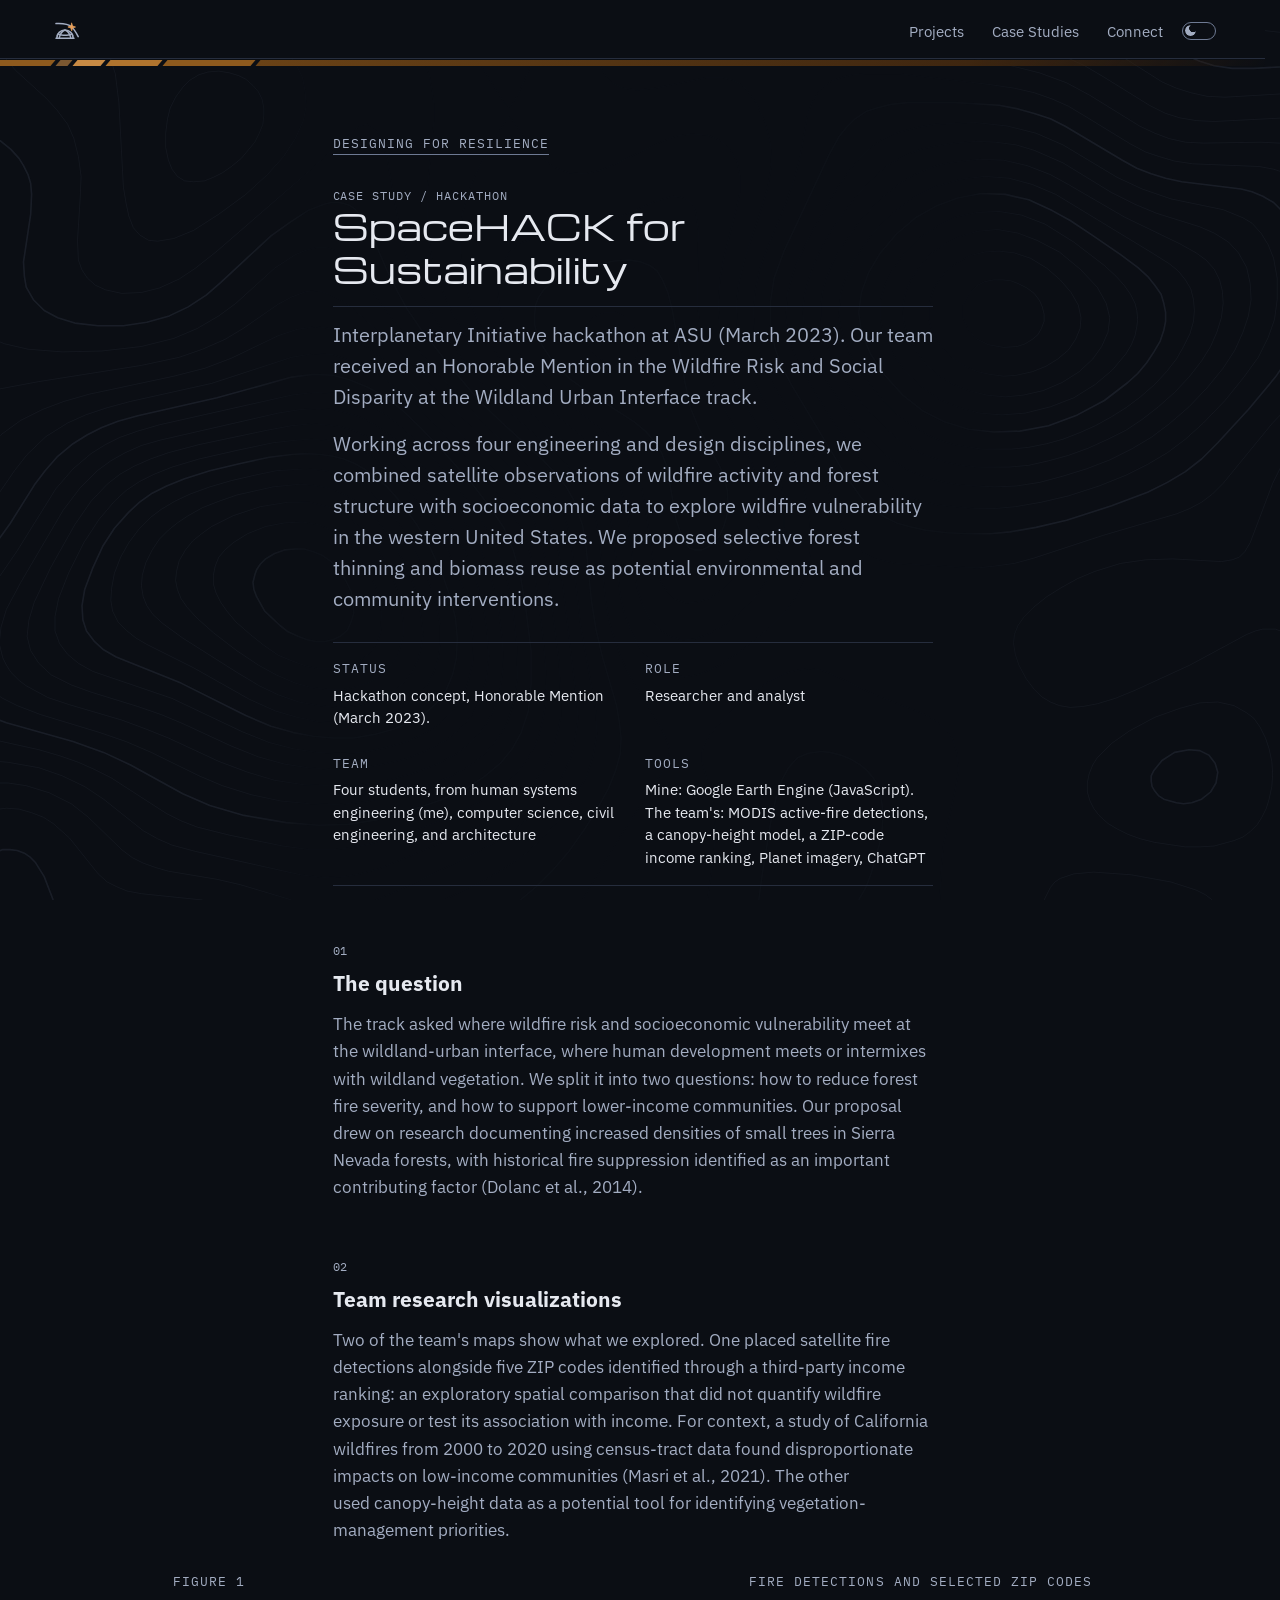
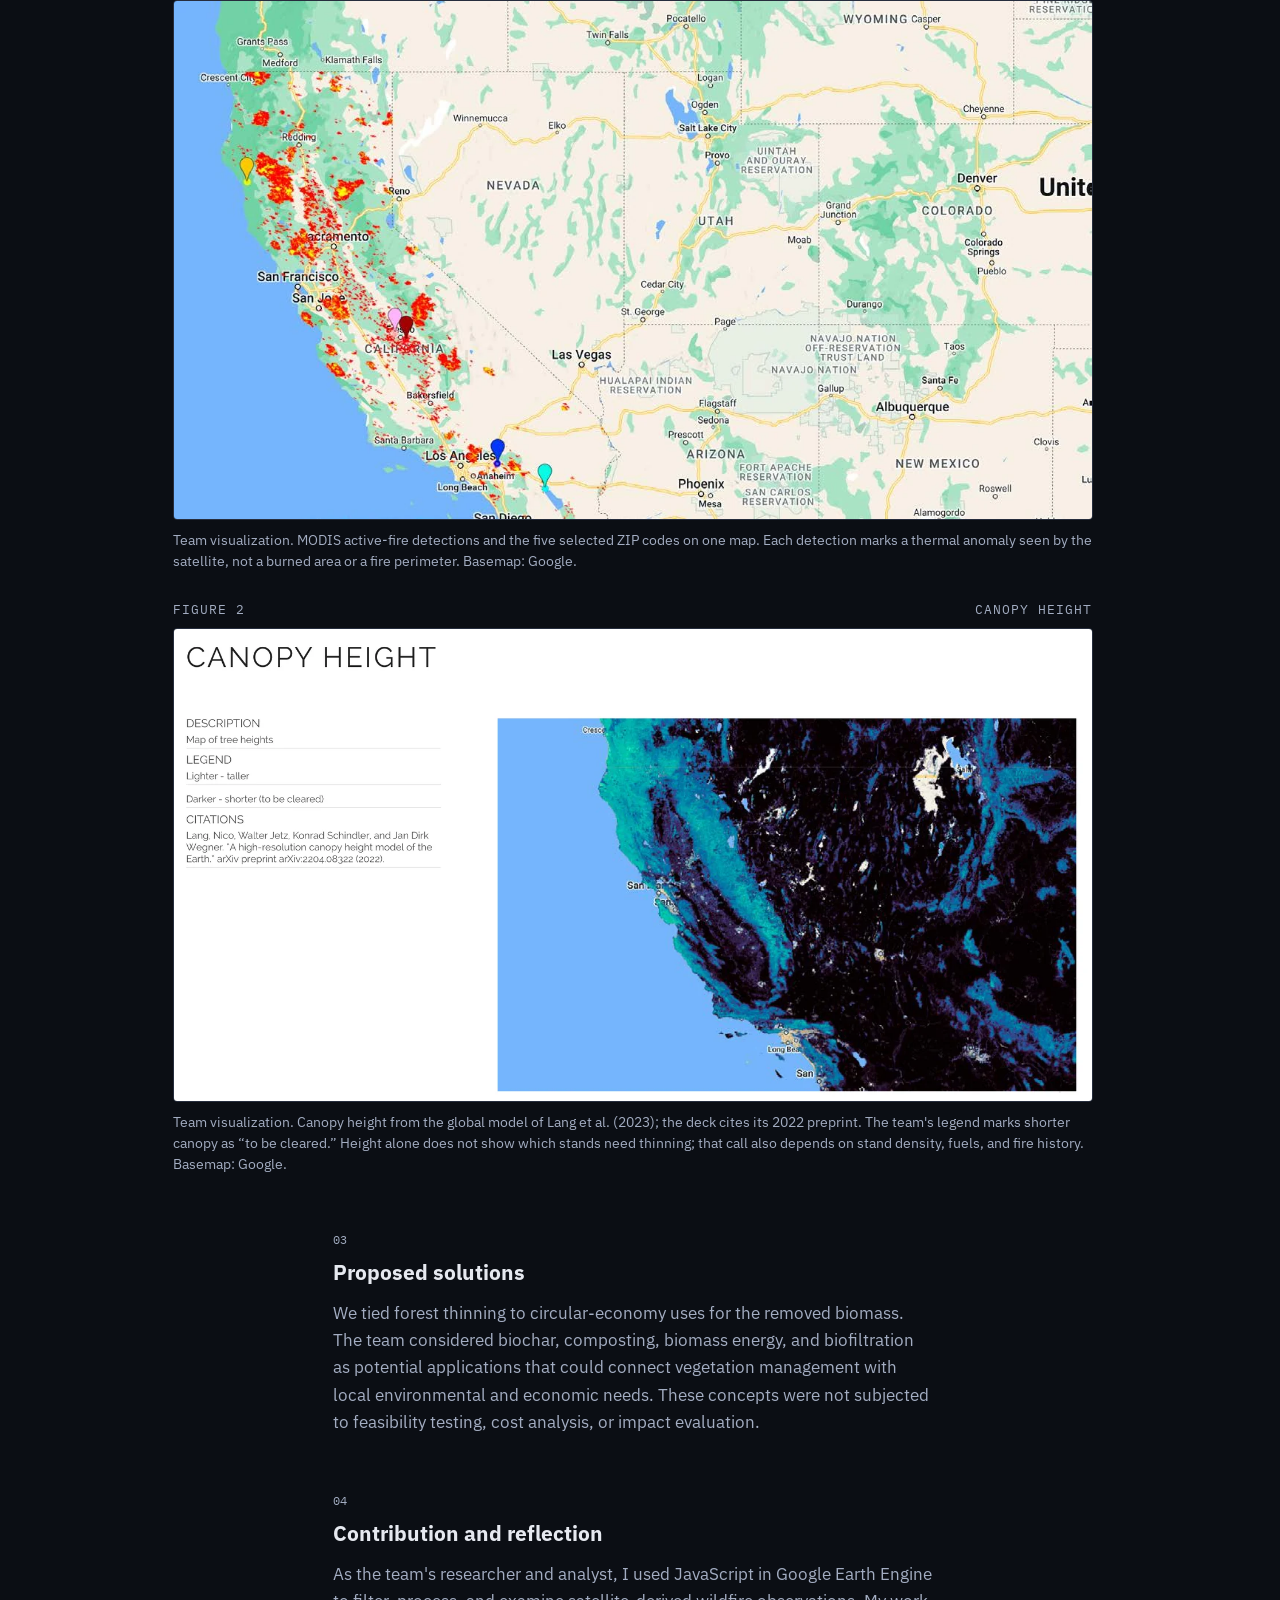
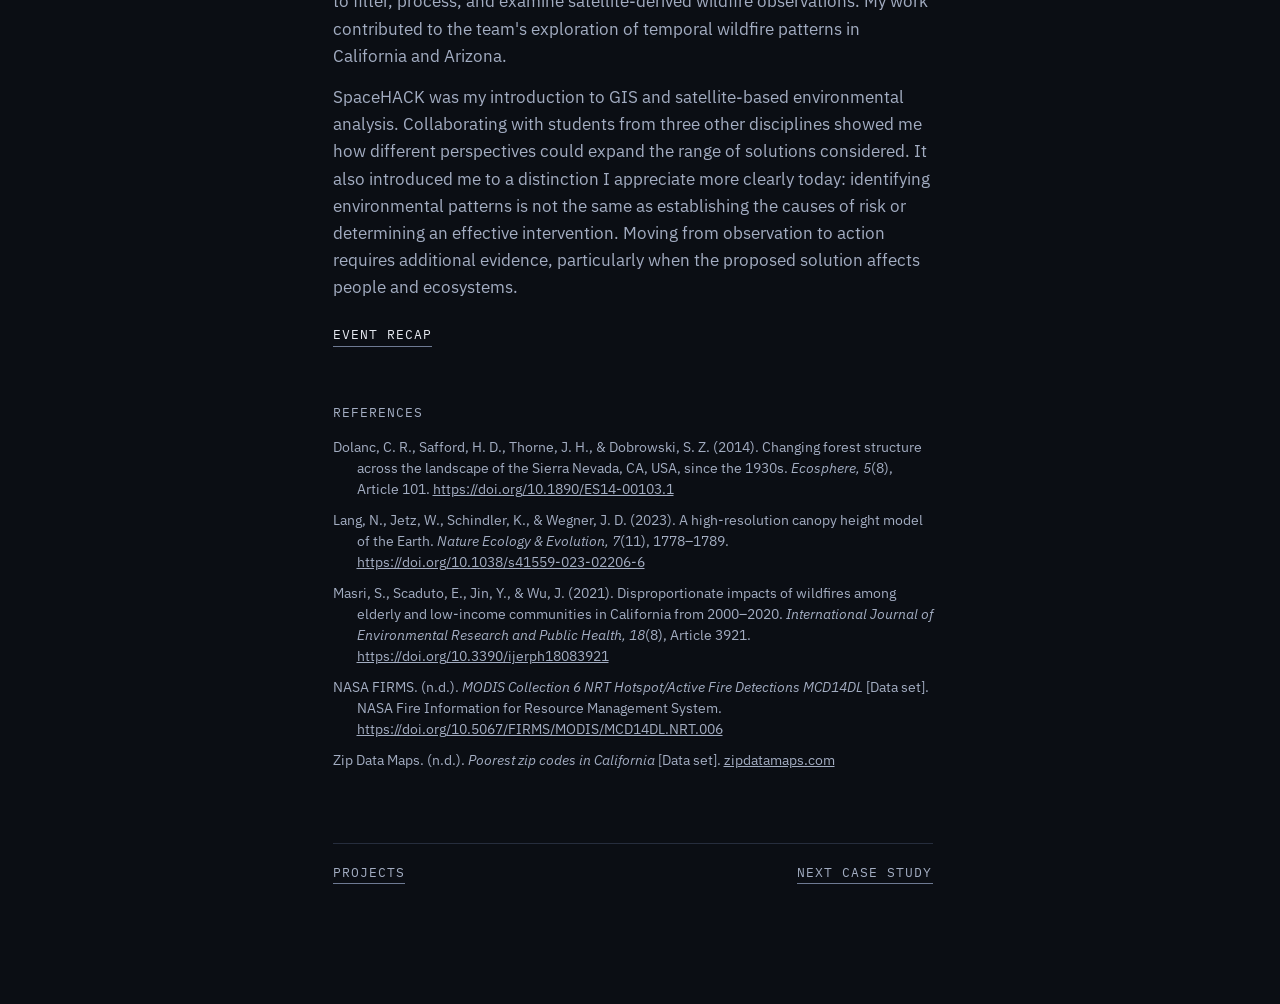
<file: spacehack.html>
<!doctype html>
<html lang="en">
<head>
<link rel="icon" href="img/favicon.ico" sizes="16x16 32x32 48x48">
<link rel="icon" type="image/png" sizes="32x32" href="img/favicon-32.png">
<link rel="icon" type="image/png" sizes="192x192" href="img/favicon-192.png">
<link rel="apple-touch-icon" sizes="180x180" href="img/favicon-180.png">

<meta charset="utf-8">
<meta name="viewport" content="width=device-width, initial-scale=1, viewport-fit=cover">
<script>(function(){ var t=null, m; try{ t=new URLSearchParams(location.search).get("theme"); }catch(e){} if(t!=="light" && t!=="dark"){ t=null; m=/(?:^|;)theme=(light|dark)(?:;|$)/.exec(window.name||""); if(m){ t=m[1]; } } if(t!=="light" && t!=="dark"){ t=null; try{ t=localStorage.getItem("theme"); }catch(e){} } else { try{ localStorage.setItem("theme",t); }catch(e){} } if(t==="light"){ document.documentElement.setAttribute("data-theme","light"); } })();</script>
<title>SpaceHACK for Sustainability · Taylor Foster</title>
<link rel="stylesheet" href="https://fonts.googleapis.com/css2?family=IBM+Plex+Sans:wght@400;500;600&display=swap">
<link rel="stylesheet" href="https://fonts.googleapis.com/css2?family=IBM+Plex+Mono:wght@400;500&display=swap">
<link rel="stylesheet" href="https://fonts.googleapis.com/css2?family=Michroma&display=swap">
<link rel="stylesheet" href="css/contours.css">   <!-- contour ground, shared by every project page; keep this line in pages built from this shell (Taylor 2026-11-08) -->
<link rel="stylesheet" href="css/homemark.css">   <!-- "Home" label that slides out from behind the corner mark; keep this line in pages built from this shell (Taylor 2026-11-09) -->
<link rel="stylesheet" href="css/toggle.css">   <!-- light and dark switch drawn as a toggle (Taylor 2026-11-09) -->
<style>
/* SpaceHACK project page (2026-11-09, T-2026-10-14-196). Slides 7 and 12 of the Team 25 portfolio copy (docs/spacehack_team25_portfolio.pdf, not hosted)
   rendered as images with the viewer buttons painted out; reflection draws on Taylor's ASU profile, rewritten in first person without citing it (T-2026-10-14-197). Shell, header and back links follow asrs.html. */
:root{
  --bg:#0B0E14; --raised:#11151D; --hair:#262D3D; --slate:#6E7A93;
  --text:#E6E9F0; --dim:#A3ADC2; --accent:#E8A15C;
  --out:cubic-bezier(.22,.8,.3,1);
  color-scheme:dark; scroll-padding-top:88px;
}
@media (prefers-color-scheme: dark){ :root:not([data-theme="light"]){ --bg:#0B0E14; --raised:#11151D; --hair:#262D3D; --slate:#6E7A93; --text:#E6E9F0; --dim:#A3ADC2; --accent:#E8A15C; } }
:root[data-theme="dark"]{ --bg:#0B0E14; --raised:#11151D; --hair:#262D3D; --slate:#6E7A93; --text:#E6E9F0; --dim:#A3ADC2; --accent:#E8A15C; }
@media (prefers-contrast: more){ html:root:root{ --hair:#5E6985; --slate:#97A3BD; --dim:#C9D0DF; } }
*,*::before,*::after{ box-sizing:border-box; }
html{ background:var(--bg); scrollbar-gutter:stable; }
body{ margin:0; background:var(--bg); color:var(--text); font-family:'IBM Plex Sans',system-ui,sans-serif; }
a{ color:inherit; }
a:focus-visible{ outline:2px solid var(--slate); outline-offset:3px; }
.lbl{ font-family:'IBM Plex Mono',ui-monospace,monospace; font-size:12px; letter-spacing:.08em; text-transform:uppercase; line-height:1.5; color:var(--dim); margin:0; }
.disp{ font-family:'Michroma','IBM Plex Sans',system-ui,sans-serif; font-weight:400; letter-spacing:0; margin:0; }

.top{ position:sticky; top:0; z-index:30; display:flex; justify-content:space-between; align-items:center; padding:max(20px,env(safe-area-inset-top,0px)) clamp(16px,4.5vw,64px) 16px; background:var(--bg); border-bottom:1px solid var(--hair); }
.top a{ display:inline-flex; align-items:center; min-height:44px; margin:-11px 0; color:var(--dim); text-decoration:none; font-size:15px; }
.top .home{ width:44px; justify-content:center; margin-left:-13px; }
.top .links a{ padding:0 14px; }
.top .links{ margin-right:-14px; display:flex; }
@media (hover:hover){ .top a:hover{ color:var(--text); } }
@media (max-width:760px){ .top .links a{ padding:0 10px; } }   /* phones keep both header links, Case Studies and Connect (T-2026-10-14-189) */
/* slanted amber band under the header (Taylor 2026-11-02; short bars doubled in length on desktop the same day, 12/28/52/88 px; phones and 400% zoom keep 6/10/18/30 px so the burst does not crowd narrow views (W3C COGA 'Help users focus'; reflow note that 320 CSS px is desktop at 400% zoom)): anchored to the home mark as part of the identity, short bars at the left that dim toward a long run fading out to the right; the brightest bar stays below the chip glow (--accent), every edge cut at the same slant */
.top .band{ position:absolute; left:0; right:0; bottom:-8px; height:6px; display:flex; gap:5px;  overflow:hidden; pointer-events:none;
  --b1:#3E2610; --b2:#6A4216; --b3:#8E5A1E; --b4:#B0742E; --b5:#C88A44; }
.top .band i{ display:block; height:100%; transform:skewX(-40deg); }
.top .band i:nth-child(1){ flex:0 0 calc(clamp(16px,4.5vw,64px) - var(--home-shift,0px) + 3px); margin-left:-8px; background:var(--b3); }   /* edge bar: runs off the left edge of the screen (Taylor 2026-11-02) */
.top .band i:nth-child(2){ flex:0 0 12px; background:var(--b5); opacity:.6; }
.top .band i:nth-child(3){ flex:0 0 28px; background:var(--b5); }
.top .band i:nth-child(4){ flex:0 0 52px; background:var(--b4); }
.top .band i:nth-child(5){ flex:0 0 88px; background:var(--b3); }
.top .band i:nth-child(6){ flex:1 1 auto; margin-right:-8px; background:linear-gradient(90deg, var(--b2), var(--b1) 70%, transparent); }
@media (max-width:760px){ .top .band{ bottom:-7px; height:5px; gap:4px; } .top .band i:nth-child(1){ flex-basis:calc(clamp(16px,4.5vw,64px) + 4px); } .top .band i:nth-child(2){ flex-basis:6px; } .top .band i:nth-child(3){ flex-basis:10px; } .top .band i:nth-child(4){ flex-basis:18px; } .top .band i:nth-child(5){ flex-basis:30px; } }
@media (forced-colors: active){ .top .band{ display:none; } }
/* light mode and header band, matching the home page (Taylor 2026-11-03): dark is the default; the toggle after Contact sets data-theme="light" on html and the choice is shared with the home page through localStorage */
:root[data-theme="light"]{ --bg:#FAF7F0; --raised:#FFFFFF; --hair:#DDD5C4; --slate:#5A616F; --text:#111318; --dim:#3F4552; --accent:#E8A15C; --icon:#A8621A; color-scheme:light; }
html[data-theme="light"]{ background:linear-gradient(180deg, #F1E6CC 0%, #F8F4EA 45%, #FFFFFF 100%) no-repeat; background-color:#FFFFFF; min-height:100%; }
html[data-theme="light"] body{ background:transparent; }
html[data-theme="light"] .top{ background:color-mix(in srgb, var(--bg) 90%, transparent); -webkit-backdrop-filter:blur(8px); backdrop-filter:blur(8px); }
@media (prefers-contrast: more){ html:root:root[data-theme="light"]{ --hair:#8C8472; --slate:#4F5563; --dim:#2C313B; } }
@media (prefers-reduced-transparency: reduce){ html[data-theme="light"] .top{ background:var(--bg); -webkit-backdrop-filter:none; backdrop-filter:none; } }
.top .theme{ display:inline-flex; align-items:center; justify-content:center; width:44px; min-height:44px; margin:-11px 0; padding:0; border:0; background:none; color:var(--dim); cursor:pointer; font:inherit; }
@media (hover:hover){ .top .theme:hover{ color:var(--text); } }
.top .theme:focus-visible{ outline:2px solid var(--slate); outline-offset:-4px; }
.top .theme svg{ display:block; }
.top .theme .moon{ display:none; }
html[data-theme="light"] .top .theme .sun{ display:none; }
html[data-theme="light"] .top .theme .moon{ display:block; }

main{ max-width:640px; margin:0 auto; padding:72px 20px 120px; }
.back{ display:inline-block; font-family:'IBM Plex Mono',ui-monospace,monospace; font-size:12px; letter-spacing:.08em; text-transform:uppercase; color:var(--dim); text-decoration:none; border-bottom:1px solid var(--slate); padding-bottom:2px; }
.back:hover{ color:var(--text); border-bottom-color:var(--accent); }
h1{ font-size:clamp(22px,3.4vw,34px); line-height:1.25; margin-top:28px; text-wrap:balance; }
.lede{ margin:16px 0 0; padding-top:12px; border-top:1px solid var(--hair); font-size:clamp(17px,1.6vw,20px); line-height:1.55; color:var(--dim); text-wrap:pretty; }
.lede + .lede{ border-top:0; padding-top:0; }
/* facts strip: status, role, tools (canvas board meta row) */
.facts{ margin:28px 0 0; padding:16px 0; border-top:1px solid var(--hair); border-bottom:1px solid var(--hair); display:grid; grid-template-columns:repeat(3,1fr); gap:24px; }
.facts dt{ margin:0; }
.facts dd{ margin:6px 0 0; font-size:15px; line-height:1.5; color:var(--text); }
@media (max-width:560px){ .facts{ grid-template-columns:1fr; gap:16px; } }

section{ margin-top:56px; }
h2{ font-size:clamp(17px,2vw,21px); line-height:1.3; margin:10px 0 0; }
section p.body{ margin:14px 0 0; font-size:17px; line-height:1.6; color:var(--dim); text-wrap:pretty; }
figure{ margin:28px 0 0; }
figure .frame{ display:block; border:1px solid var(--hair); border-radius:4px; overflow:hidden; background:var(--raised); }
figure img{ display:block; width:100%; height:auto; }
.fighd{ display:flex; justify-content:space-between; gap:12px; margin:0 0 8px; }
figcaption{ margin:10px 0 0; font-size:14px; line-height:1.5; color:var(--dim); text-wrap:pretty; }
.end{ margin-top:72px; padding-top:16px; border-top:1px solid var(--hair); display:flex; justify-content:space-between; align-items:baseline; gap:16px; flex-wrap:wrap; }   /* All Projects at left, Next case study at right; next runs in date order and loops to the earliest (Taylor 2026-11-08, T-2026-10-14-190) */

/* figure carousel (same component as crisiscourier.html): one page at a time, scroll-snap track (swipe on touch), chamfered arrow buttons in the home chip language, mono counter, keyboard arrows when focused */
.shots{ margin:28px 0 0; }
@media (min-width:1100px){ .shots{ margin-left:-160px; margin-right:-160px; } }
.shots .track{ display:flex; overflow-x:auto; scroll-snap-type:x mandatory; scroll-behavior:smooth; scrollbar-width:none; border:1px solid var(--hair); border-radius:4px; background:var(--raised); }
.shots .track::-webkit-scrollbar{ display:none; }
.shots .track:focus-visible{ outline:2px solid var(--slate); outline-offset:3px; }
.shots figure.slide{ flex:0 0 100%; margin:0; scroll-snap-align:start; display:flex; align-items:center; justify-content:center; aspect-ratio:var(--ar,3/2); }
.shots figure.slide a{ display:block; width:100%; height:100%; }
.shots figure.slide img{ display:block; width:100%; height:100%; object-fit:contain; background:#FFFFFF; }
.shots .bar{ display:flex; align-items:center; justify-content:space-between; gap:16px; margin:12px 0 0; }
.shots .cap{ font-size:14px; line-height:1.5; color:var(--dim); margin:0; min-height:1.5em; }
.shots .nav{ display:flex; align-items:center; gap:10px; flex:none; }
.shots .count{ font-family:'IBM Plex Mono',ui-monospace,monospace; font-size:12px; letter-spacing:.08em; color:var(--dim); min-width:44px; text-align:center; }
.shots .arw{ position:relative; width:44px; height:44px; padding:0; border:0; background:none; color:var(--icon,var(--accent)); cursor:pointer; }
.shots .arw svg{ position:absolute; inset:0; width:100%; height:100%; overflow:visible; }
.shots .arw .bd{ fill:var(--bg); stroke:var(--slate); stroke-width:1.5; transition:stroke .2s; }
.shots .arw .ch{ fill:none; stroke:currentColor; stroke-width:1.75; stroke-linecap:round; stroke-linejoin:round; }
@media (hover:hover){ .shots .arw:hover .bd{ stroke:var(--accent); } }
.shots .arw:focus-visible{ outline:2px solid var(--slate); outline-offset:3px; }
.shots .arw:disabled{ cursor:default; color:var(--slate); }
.shots .arw:disabled .bd{ stroke:var(--hair); }
.shots figcaption{ margin-top:4px; }
@media (prefers-reduced-motion: reduce){ .shots .track{ scroll-behavior:auto; } }
@media (forced-colors: active){ .shots .arw .bd{ fill:Canvas; stroke:ButtonText; } }

/* wide figure: the two-panel plot needs more than the 640 px column to stay legible, so it widens like the carousel on desktop */
@media (min-width:1100px){ figure.wide{ margin-left:-160px; margin-right:-160px; } }
figure.wide .frame img{ background:#FFFFFF; }
main .links{ display:flex; flex-wrap:wrap; gap:10px 24px; margin:20px 0 0; }
main .links a{ font-family:'IBM Plex Mono',ui-monospace,monospace; font-size:12px; letter-spacing:.08em; text-transform:uppercase; line-height:1.5; color:var(--text); text-decoration:none; border-bottom:1px solid var(--slate); padding-bottom:2px; }
main .links a:hover{ border-bottom-color:var(--accent); }
/* pull quote and slide transcript (SpaceHACK page) */
figure.pull{ margin:24px 0 0; padding:4px 0 4px 20px; border-left:2px solid var(--accent); }
figure.pull blockquote{ margin:0; }
figure.pull blockquote p{ margin:0; font-size:clamp(19px,2.2vw,23px); line-height:1.45; color:var(--text); text-wrap:balance; }
figure.pull figcaption{ margin-top:10px; }
details.slidetext{ margin:12px 0 0; border-top:1px solid var(--hair); border-bottom:1px solid var(--hair); }
details.slidetext summary{ display:flex; align-items:center; min-height:44px; cursor:pointer; color:var(--text); }
details.slidetext summary{ list-style:none; justify-content:space-between; }
details.slidetext summary::-webkit-details-marker{ display:none; }
details.slidetext summary::after{ content:'+'; font-size:16px; }
details.slidetext[open] summary::after{ content:'\2212'; }
details.slidetext summary:focus-visible{ outline:2px solid var(--slate); outline-offset:2px; }
details.slidetext dl{ margin:4px 0 16px; }
details.slidetext dt{ margin:12px 0 0; font-size:15px; font-weight:600; color:var(--text); }
details.slidetext dd{ margin:4px 0 0; font-size:15px; line-height:1.55; color:var(--dim); }
p.note{ margin:20px 0 0; font-size:14px; line-height:1.5; color:var(--dim); }
.refs ul{ list-style:none; margin:14px 0 0; padding:0; }
.refs li{ margin:0 0 10px; padding-left:24px; text-indent:-24px; font-size:14px; line-height:1.5; color:var(--dim); overflow-wrap:anywhere; }
.refs li a{ color:var(--dim); }

/* shared case-study meta row (2026-11-10): Status, Role, Team, Tools in two columns */
.facts{ grid-template-columns:repeat(2,minmax(0,1fr)) !important; }
@media (max-width:560px){ .facts{ grid-template-columns:1fr !important; } }

/* type and targets (2026-11-10, critique "Next pass"): functional mono labels and links move from 11 to 12 px up to 13 px, and standalone links get a 24 px
   target; decorative eyebrows (page and card category lines, section numbers, chip indices) stay at 12 px. 13 px rather than the critique's 14 for
   uppercase mono links: tracked uppercase mono at 13 px is already wider than 15 px sans. */
.back{ font-size:13px; display:inline-flex; align-items:flex-end; min-height:24px; padding-top:3px; box-sizing:border-box; }
main .links a{ font-size:13px; display:inline-flex; align-items:flex-end; min-height:24px; padding-top:3px; box-sizing:border-box; }
.facts dt.lbl, .fighd .lbl, .refs > .lbl{ font-size:13px; }
.shots .count{ font-size:13px; }
</style>
<link rel="stylesheet" href="css/header.css">   <!-- header links on narrow phones (Taylor 2026-11-10) -->
<link rel="stylesheet" href="css/light.css">   <!-- light mode accent: terracotta coral in place of amber (Taylor 2026-11-09); keep last in the head -->
</head>
<body>

<header class="top">
  <span class="band" aria-hidden="true"><i></i><i></i><i></i><i></i><i></i><i></i></span>
  <a class="home" href="index.html" aria-label="Home"><svg aria-hidden="true" focusable="false" width="24" height="24" viewBox="0 0 24 24" fill="none" stroke="currentColor" stroke-width="1.5" stroke-linecap="round" stroke-linejoin="round"><defs><clipPath id="o2clip"><rect width="24" height="19.20"/></clipPath></defs><path d="M1.80 19.20 A8.20 8.20 0 0 1 18.20 19.20"/><g clip-path="url(#o2clip)"><path d="M3.28 14.64 L3.29 14.72 L3.32 14.81 L3.37 14.89 L3.43 14.97 L3.51 15.06 L3.61 15.14 L3.73 15.22 L3.86 15.30 L4.02 15.37 L4.18 15.45 L4.37 15.52 L4.57 15.59 L4.78 15.66 L5.01 15.72 L5.25 15.79 L5.51 15.84 L5.77 15.90 L6.05 15.95 L6.34 16.00 L6.64 16.04 L6.95 16.08 L7.27 16.12 L7.59 16.15 L7.92 16.18 L8.26 16.21 L8.60 16.23 L8.95 16.24 L9.30 16.25 L9.65 16.26 L10.00 16.26 L10.35 16.26 L10.70 16.25 L11.05 16.24 L11.40 16.23 L11.74 16.21 L12.08 16.18 L12.41 16.15 L12.73 16.12 L13.05 16.08 L13.36 16.04 L13.66 16.00 L13.95 15.95 L14.23 15.90 L14.49 15.84 L14.75 15.79 L14.99 15.72 L15.22 15.66 L15.43 15.59 L15.63 15.52 L15.82 15.45 L15.98 15.37 L16.14 15.30 L16.27 15.22 L16.39 15.14 L16.49 15.06 L16.57 14.97 L16.63 14.89 L16.68 14.81 L16.71 14.72 L16.72 14.64"/><path d="M4.55 23.24 L4.46 22.87 L4.37 22.49 L4.31 22.10 L4.26 21.70 L4.22 21.29 L4.21 20.88 L4.20 20.46 L4.22 20.04 L4.24 19.62 L4.29 19.20 L4.35 18.78 L4.43 18.36 L4.52 17.94 L4.62 17.52 L4.74 17.11 L4.88 16.70 L5.03 16.30 L5.19 15.91 L5.37 15.53 L5.56 15.16 L5.76 14.80 L5.97 14.45 L6.20 14.12 L6.43 13.79 L6.67 13.49 L6.93 13.20 L7.19 12.92 L7.46 12.66 L7.73 12.42 L8.02 12.20 L8.30 12.00 L8.60 11.82 L8.89 11.66 L9.19 11.52 L9.49 11.40 L9.80 11.30"/><path d="M15.45 23.24 L15.54 22.87 L15.63 22.49 L15.69 22.10 L15.74 21.70 L15.78 21.29 L15.79 20.88 L15.80 20.46 L15.78 20.04 L15.76 19.62 L15.71 19.20 L15.65 18.78 L15.57 18.36 L15.48 17.94 L15.38 17.52 L15.26 17.11 L15.12 16.70 L14.97 16.30 L14.81 15.91 L14.63 15.53 L14.44 15.16 L14.24 14.80 L14.03 14.45 L13.80 14.12 L13.57 13.79 L13.33 13.49 L13.07 13.20 L12.81 12.92 L12.54 12.66 L12.27 12.42 L11.98 12.20 L11.70 12.00 L11.40 11.82 L11.11 11.66 L10.81 11.52 L10.51 11.40 L10.20 11.30"/></g><path d="M1.00 19.20 H19.00"/><path d="M1 4.6C8.4 4.2 13.8 5.4 16.7 8C19 10.1 21 13.3 23.2 17.6"/><path d="M16.70 4.20 L17.65 7.05 L20.50 8.00 L17.65 8.95 L16.70 11.80 L15.75 8.95 L12.90 8.00 L15.75 7.05Z" fill="var(--icon,var(--accent))" stroke="var(--icon,var(--accent))" stroke-width=".7" stroke-linejoin="round"/></svg><span class="hm-lbl" aria-hidden="true"><span>Home</span></span></a><!-- corner mark (Taylor 2026-11-09): the flyby over the half-globe on pages where the globe is not shown. Its craft is the amber four-pointed star, which stands alone as the home mark where the globe is shown (index.html) and on Connect's back link -->
  <!-- header (Taylor 2026-11-10): Projects, Case Studies, Connect on every page, less the page itself; no Résumé link, since the request form lives on Connect (Taylor 2026-11-10) --><div class="links"><a href="grid.html">Projects</a><a href="case-studies.html">Case Studies</a><a href="contact.html">Connect</a><button class="theme" type="button" id="themeToggle" aria-pressed="false" aria-label="Light mode"><span class="sw" aria-hidden="true"><span class="kn"></span></span></button></div>
</header>

<main>
  <a class="back" href="index.html#resilience">Designing for Resilience</a>
  <p class="lbl" style="margin-top:32px">Case study / Hackathon</p>
  <h1 class="disp">SpaceHACK for Sustainability</h1>
  <p class="lede">Interplanetary Initiative hackathon at ASU (March 2023). Our team received an Honorable Mention in the Wildfire Risk and Social Disparity at the Wildland Urban Interface track.</p>
  <p class="lede">Working across four engineering and design disciplines, we combined satellite observations of wildfire activity and forest structure with socioeconomic data to explore wildfire vulnerability in the western United States. We proposed selective forest thinning and biomass reuse as potential environmental and community interventions.</p>
  <dl class="facts">   <!-- one meta row on all four case studies (2026-11-10, critique "Next pass"): Status, Role, Team, Tools, from text already on the site -->
    <div><dt class="lbl">Status</dt><dd>Hackathon concept, Honorable Mention (March 2023).</dd></div>
    <div><dt class="lbl">Role</dt><dd>Researcher and analyst</dd></div>
    <div><dt class="lbl">Team</dt><dd>Four students, from human systems engineering (me), computer science, civil engineering, and architecture</dd></div>
    <div><dt class="lbl">Tools</dt><dd>Mine: Google Earth Engine (JavaScript). The team&#39;s: MODIS active-fire detections, a canopy-height model, a ZIP-code income ranking, Planet imagery, ChatGPT</dd></div>
  </dl>

  <section aria-labelledby="s1">
    <p class="lbl">01</p>
    <h2 id="s1">The question</h2>
    <p class="body">The track asked where wildfire risk and socioeconomic vulnerability meet at the wildland-urban interface, where human development meets or intermixes with wildland vegetation. We split it into two questions: how to reduce forest fire severity, and how to support lower-income communities. Our proposal drew on research documenting increased densities of small trees in Sierra Nevada forests, with historical fire suppression identified as an important contributing factor (Dolanc et al., 2014).</p>
  </section>

  <section aria-labelledby="s2">
    <p class="lbl">02</p>
    <h2 id="s2">Team research visualizations</h2>
    <p class="body">Two of the team&#39;s maps show what we explored. One placed satellite fire detections alongside five ZIP codes identified through a third-party income ranking: an exploratory spatial comparison that did not quantify wildfire exposure or test its association with income. For context, a study of California wildfires from 2000 to 2020 using census-tract data found disproportionate impacts on low-income communities (Masri et al., 2021). The other used canopy-height data as a potential tool for identifying vegetation-management priorities.</p>

    <figure class="wide">
      <div class="fighd"><span class="lbl">Figure 1</span><span class="lbl">Fire detections and selected ZIP codes</span></div>
      <a class="frame" href="img/sh_overlay.webp" target="_blank" rel="noopener" aria-label="Open the fire and ZIP-code map at full size in a new tab"><img src="img/sh_overlay.webp" width="1242" height="701" loading="lazy" alt="Team map of the western United States on a Google basemap. Red and yellow patches of MODIS active-fire detections cover much of northern and central California, the Sierra Nevada foothills, and areas near Los Angeles. Five colored pins mark the selected ZIP codes: one on the north coast near Leggett, two at Fresno inside a dense cluster of detections, one near San Bernardino, and one near Mecca by the Salton Sea."></a>
      <figcaption>Team visualization. MODIS active-fire detections and the five selected ZIP codes on one map. Each detection marks a thermal anomaly seen by the satellite, not a burned area or a fire perimeter. Basemap: Google.</figcaption>
    </figure>

    <figure class="wide">
      <div class="fighd"><span class="lbl">Figure 2</span><span class="lbl">Canopy height</span></div>
      <a class="frame" href="img/sh_canopy.webp" target="_blank" rel="noopener" aria-label="Open the canopy-height map at full size in a new tab"><img src="img/sh_canopy.webp" width="1600" height="823" loading="lazy" alt="Team slide titled Canopy Height. A map of California and Nevada in which taller canopy appears light cyan along the coast ranges and the Sierra Nevada and shorter canopy appears dark. The legend reads Lighter, taller, and Darker, shorter (to be cleared). A side panel cites Lang and colleagues."></a>
      <figcaption>Team visualization. Canopy height from the global model of Lang et al. (2023); the deck cites its 2022 preprint. The team&#39;s legend marks shorter canopy as &ldquo;to be cleared.&rdquo; Height alone does not show which stands need thinning; that call also depends on stand density, fuels, and fire history. Basemap: Google.</figcaption>
    </figure>
    
  </section>

  <section aria-labelledby="s3">
    <p class="lbl">03</p>
    <h2 id="s3">Proposed solutions</h2>
    <p class="body">We tied forest thinning to circular-economy uses for the removed biomass. The team considered biochar, composting, biomass energy, and biofiltration as potential applications that could connect vegetation management with local environmental and economic needs. These concepts were not subjected to feasibility testing, cost analysis, or impact evaluation.</p>
  </section>

  <section aria-labelledby="s4">
    <p class="lbl">04</p>
    <h2 id="s4">Contribution and reflection</h2>
    <p class="body">As the team&#39;s researcher and analyst, I used JavaScript in Google Earth Engine to filter, process, and examine satellite-derived wildfire observations. My work contributed to the team&#39;s exploration of temporal wildfire patterns in California and Arizona.</p>
    <p class="body">SpaceHACK was my introduction to GIS and satellite-based environmental analysis. Collaborating with students from three other disciplines showed me how different perspectives could expand the range of solutions considered. It also introduced me to a distinction I appreciate more clearly today: identifying environmental patterns is not the same as establishing the causes of risk or determining an effective intervention. Moving from observation to action requires additional evidence, particularly when the proposed solution affects people and ecosystems.</p>
    <p class="links"><a href="https://news.asu.edu/20230421-hackathon-gathers-students-around-world-tackle-social-environmental-issues" target="_blank" rel="noopener">Event recap</a></p>
  </section>

  <section class="refs" aria-labelledby="s5">
    <p class="lbl" id="s5">References</p>
    <ul>
      <li>Dolanc, C. R., Safford, H. D., Thorne, J. H., &amp; Dobrowski, S. Z. (2014). Changing forest structure across the landscape of the Sierra Nevada, CA, USA, since the 1930s. <i>Ecosphere, 5</i>(8), Article 101. <a href="https://doi.org/10.1890/ES14-00103.1" target="_blank" rel="noopener">https://doi.org/10.1890/ES14-00103.1</a></li>
      <li>Lang, N., Jetz, W., Schindler, K., &amp; Wegner, J. D. (2023). A high-resolution canopy height model of the Earth. <i>Nature Ecology &amp; Evolution, 7</i>(11), 1778&ndash;1789. <a href="https://doi.org/10.1038/s41559-023-02206-6" target="_blank" rel="noopener">https://doi.org/10.1038/s41559-023-02206-6</a></li>
      <li>Masri, S., Scaduto, E., Jin, Y., &amp; Wu, J. (2021). Disproportionate impacts of wildfires among elderly and low-income communities in California from 2000&ndash;2020. <i>International Journal of Environmental Research and Public Health, 18</i>(8), Article 3921. <a href="https://doi.org/10.3390/ijerph18083921" target="_blank" rel="noopener">https://doi.org/10.3390/ijerph18083921</a></li>
      <li>NASA FIRMS. (n.d.). <i>MODIS Collection 6 NRT Hotspot/Active Fire Detections MCD14DL</i> [Data set]. NASA Fire Information for Resource Management System. <a href="https://doi.org/10.5067/FIRMS/MODIS/MCD14DL.NRT.006" target="_blank" rel="noopener">https://doi.org/10.5067/FIRMS/MODIS/MCD14DL.NRT.006</a></li>
      <li>Zip Data Maps. (n.d.). <i>Poorest zip codes in California</i> [Data set]. <a href="https://www.zipdatamaps.com/economics/income/agi/state/poorest-zipcodes-in-california" target="_blank" rel="noopener">zipdatamaps.com</a></li>
    </ul>
  </section>

  <div class="end"><a class="back" href="grid.html">Projects</a><a class="back" href="asrs.html" aria-label="Next case study: Software and Automation Coding in UAS Reports">Next case study</a></div>
</main>
<script>
/* light and dark mode toggle (Taylor 2026-11-03). aria-pressed reports light mode; the choice is kept in localStorage when the browser allows it. */
(function(){
  var b=document.getElementById('themeToggle'), root=document.documentElement; if(!b) return;
  function sync(){ var light=root.getAttribute('data-theme')==='light'; b.setAttribute('aria-pressed',light?'true':'false'); b.setAttribute('title',light?'Switch to dark mode':'Switch to light mode'); }
  b.addEventListener('click',function(e){
    e.preventDefault(); e.stopPropagation();
    var light=root.getAttribute('data-theme')!=='light';
    if(light){ root.setAttribute('data-theme','light'); } else { root.removeAttribute('data-theme'); }
    try{ localStorage.setItem('theme', light?'light':'dark'); }catch(err){}
    sync();
  });
  sync();
})();
</script>
<script>
/* the theme choice travels with links between the home page and the project pages, so a reader who chose light mode is not sent back to dark when the browser blocks storage (Taylor 2026-11-03) */
function __themeName(){ var t=document.documentElement.getAttribute('data-theme')==='light'?'light':'dark'; try{ window.name=(window.name||'').replace(/(?:^|;)theme=(light|dark)/g,'').replace(/^;+|;+$/g,'')+(window.name&&!/^;*$/.test(window.name.replace(/(?:^|;)theme=(light|dark)/g,''))?';':'')+'theme='+t; }catch(err){} }
document.addEventListener('click',function(e){ if(e.target && e.target.closest && e.target.closest('#themeToggle')){ setTimeout(function(){ __themeName(); if(window.__themeSave){ window.__themeSave(); } },0); } });
/* in the claude.ai viewer each page may open in a fresh frame with storage blocked, so the choice is also kept per viewer in the artifact's private db (data/users/<id>/theme). It is read once on load and written only when the viewer clicks the toggle. Outside the viewer this does nothing. */
(async function(){
  try{
    if(!window.claude || !window.claude.use) return;
    var db=await window.claude.use('db'), user=await window.claude.use('user'); if(!db || !user) return;
    var id=await user.id(); if(!id) return;
    var ref=db.doc('data/users/'+id+'/theme'), root=document.documentElement;
    window.__themeSave=function(){ ref.set({value: root.getAttribute('data-theme')==='light'?'light':'dark'}).catch(function(){}); };
    var snap=await ref.get(); if(!snap.exists) return;
    var t=(snap.data()||{}).value, now=root.getAttribute('data-theme')==='light'?'light':'dark';
    if((t==='light'||t==='dark') && t!==now){
      if(t==='light'){ root.setAttribute('data-theme','light'); } else { root.removeAttribute('data-theme'); }
      var b=document.getElementById('themeToggle'); if(b){ b.setAttribute('aria-pressed',t==='light'?'true':'false'); b.setAttribute('title',t==='light'?'Switch to dark mode':'Switch to light mode'); }
      try{ localStorage.setItem('theme',t); }catch(err){}
      __themeName(); if(window.__onPref){ window.__onPref(); }
    }
  }catch(err){}
})();
document.addEventListener('click',function(e){
  __themeName();
  var a=e.target && e.target.closest ? e.target.closest('a[href]') : null; if(!a) return;
  var h=a.getAttribute('href')||''; if(!/^(index|observer|crisiscourier|asrs|spacehack|case-studies|grid|contact)\.html/.test(h)) return;
  try{ var u=new URL(h, location.href); u.searchParams.set('theme', document.documentElement.getAttribute('data-theme')==='light'?'light':'dark'); a.href=u.pathname.split('/').pop()+u.search+u.hash; }catch(err){}
}, true);
</script>
</body>
</html>
</file>
<file: css/contours.css>
/* Contour ground for every project (case-study) page, Taylor 2026-11-08. One shared file, so a page built from the
   project-page shell (observer.html) gets the contours by keeping this link. Same layer as Grid View and Connect:
   slate masked by img/bg_topo.svg, 15% dark / 14% light, fixed behind the page. A calm band follows the 640 px reading
   column, so the lines thin to about a fifth behind body text and stay full in the margins (about half everywhere on phones). Off in forced colours and
   high-contrast mode. Needs no markup: the layer is body::before. */
html body{ background:transparent; }
body::before{ content:""; position:fixed; inset:0; z-index:-1; pointer-events:none; background:var(--slate); opacity:.15;
  --calm:linear-gradient(to right, #000 0, #000 calc(50% - 400px), rgba(0,0,0,.22) calc(50% - 330px), rgba(0,0,0,.22) calc(50% + 330px), #000 calc(50% + 400px), #000 100%);
  -webkit-mask-image:url(../img/bg_topo.svg),var(--calm); mask-image:url(../img/bg_topo.svg),var(--calm);
  -webkit-mask-size:cover,100% 100%; mask-size:cover,100% 100%; -webkit-mask-position:center; mask-position:center;
  -webkit-mask-repeat:no-repeat; mask-repeat:no-repeat; -webkit-mask-composite:source-in; mask-composite:intersect; }
html[data-theme="light"] body::before{ opacity:.14; }
/* phones: the column fills the screen, so a fifth would hide the lines; they thin to about half instead */
@media (max-width:760px){ body::before{ --calm:linear-gradient(rgba(0,0,0,.5),rgba(0,0,0,.5)); } }
@media (forced-colors:active){ body::before{ display:none; } }
@media (prefers-contrast:more){ body::before{ display:none; } }
</file>
<file: css/homemark.css>
/* Home label behind the corner flyby mark (Taylor 2026-11-09). Shared by every page that carries the flyby mark, so a page
   built from the observer.html shell gets it by keeping the link. On hover (pointer devices) and keyboard focus, the word
   "Home" slides out from behind the mark and one band of light crosses it, the same sheen as the home preview and the
   Connect tagline (900 ms, champagne band). It slides back without the sheen. Decorative: the link's name stays aria-label
   "Home", so the word is aria-hidden. Reduced motion: it appears in place, no slide, no sheen. */
.top .home{ position:relative; }   /* the label is placed from the mark, whatever else the page sets */
.top .home .hm-lbl{ position:absolute; left:34px; top:0; bottom:0; display:flex; align-items:center; padding-left:8px; overflow:hidden; pointer-events:none; }
.top .home .hm-lbl span{ display:block; font-family:'IBM Plex Sans',system-ui,sans-serif; font-size:15px; line-height:1.3; color:var(--text); white-space:nowrap;
  transform:translateX(calc(-100% - 10px)); opacity:0; transition:transform .24s cubic-bezier(.4,0,.6,1), opacity .18s linear; --pvl:#E9C68A; }
html[data-theme="light"] .top .home .hm-lbl span{ --pvl:#C9923F; }
@media (hover:hover){ .top .home:hover .hm-lbl span{ transform:none; opacity:1; transition:transform .42s cubic-bezier(.22,.8,.3,1), opacity .16s linear;
  color:transparent; background:linear-gradient(100deg, var(--text) 0 38%, var(--pvl) 50%, var(--text) 62% 100%) 100% 0 / 260% 100% no-repeat;
  -webkit-background-clip:text; background-clip:text; animation:hmSheen .9s cubic-bezier(.37,.1,.33,.95) .1s both; } }
.top .home:focus-visible .hm-lbl span{ transform:none; opacity:1; transition:transform .42s cubic-bezier(.22,.8,.3,1), opacity .16s linear;
  color:transparent; background:linear-gradient(100deg, var(--text) 0 38%, var(--pvl) 50%, var(--text) 62% 100%) 100% 0 / 260% 100% no-repeat;
  -webkit-background-clip:text; background-clip:text; animation:hmSheen .9s cubic-bezier(.37,.1,.33,.95) .1s both; }
@keyframes hmSheen{ from{ background-position:100% 0; } to{ background-position:0 0; } }
@media (prefers-reduced-motion: reduce){ .top .home .hm-lbl span, .top .home:hover .hm-lbl span, .top .home:focus-visible .hm-lbl span{ transform:none; transition:opacity .01s; animation:none; color:var(--text); background:none; } }
@media (forced-colors: active){ .top .home:hover .hm-lbl span, .top .home:focus-visible .hm-lbl span{ color:CanvasText; background:none; animation:none; } }
/* Illumination (Taylor 2026-11-09): while the label is out, the amber wash from the home page's header controls lights the
   mark and the word together, from the top edge down. One wash on every page; on the home page it replaces the mark's own
   44 px wash so the two do not stack. Fades in with the slide, out with the return. */
.top .home::after{ display:none !important; }
.top .home::before{ content:''; position:absolute; left:0; right:-46px; top:calc(-1 * max(20px,env(safe-area-inset-top,0px))); bottom:-16px; pointer-events:none; z-index:-1;
  background:linear-gradient(to top, rgba(232,161,92,0) 0%, rgba(232,161,92,.10) 42%, rgba(232,161,92,.30) calc(100% - 4px), rgba(255,224,188,.82) calc(100% - 1px));
  opacity:0; transition:opacity .2s ease-in; }
@media (hover:hover){ .top .home:hover::before{ opacity:1; transition:opacity .3s ease-out; } }
.top .home:focus-visible::before{ opacity:1; transition:opacity .3s ease-out; }
@media (prefers-reduced-motion: reduce){ .top .home::before{ transition:none !important; } }
@media (forced-colors: active){ .top .home::before{ display:none; } }
</file>
<file: css/toggle.css>
/* Theme switch (Taylor 2026-11-09): the light and dark button is drawn as a toggle, with no sun or moon. Shared by every page.
   Same button and script as before: aria-label "Light mode", aria-pressed true in light mode, title says what a click does.
   Off (dark, the default): knob left, dim, on a slate track. On (light): knob right, amber, on the same slate track (Taylor
   2026-11-09: amber knob only, so the corner star stays the header's one strong amber point). 34 x 18 px track inside the 44 px hit area; the hover and focus wash is unchanged. */
.top .theme .sw{ position:relative; display:block; width:34px; height:18px; box-sizing:border-box; border:1.5px solid var(--slate); border-radius:9px; transition:border-color .2s ease-out; }
/* hint (Taylor 2026-11-09): in dark mode the knob is a crescent, in light mode a full amber disc; no other symbol */
.top .theme .kn{ -webkit-mask:radial-gradient(circle at 74% 30%, transparent 3.7px, #000 4.2px); mask:radial-gradient(circle at 74% 30%, transparent 3.7px, #000 4.2px); position:absolute; top:2px; left:2px; width:11px; height:11px; border-radius:50%; background:var(--dim); transition:transform .22s cubic-bezier(.3,.7,.3,1), background-color .2s ease-out; }
html[data-theme="light"] .top .theme .kn{ transform:translateX(16px); background:var(--icon,var(--accent)); -webkit-mask:none; mask:none; }
@media (hover:hover){ .top .theme:hover .sw{ border-color:var(--dim); } }
@media (prefers-reduced-motion: reduce){ .top .theme .sw, .top .theme .kn{ transition:none; } }
@media (forced-colors: active){ .top .theme .kn{ -webkit-mask:none; mask:none; } .top .theme .sw{ border-color:ButtonText; } .top .theme .kn{ background:ButtonText; forced-color-adjust:none; } html[data-theme="light"] .top .theme .kn{ background:Highlight; } }
</file>
<file: css/header.css>
/* Header on narrow phones (Taylor 2026-11-10). Three links (Projects, Case Studies, Connect) and the theme switch sit beside the
   corner mark; under 430 px the links tighten to 14 px with 6 px side padding (each still 44 px tall) so they fit down to 320 px.
   The résumé has no header link: it is requested from the form on Connect. */
@media (max-width:430px){ html .top .links a{ font-size:14px; padding:0 6px; } }
</file>
<file: css/light.css>
/* Light-mode accent: terracotta coral (Taylor 2026-11-09). Replaces every amber value in light mode only; dark mode keeps amber,
   and the parchment ground stays. Shared by every page; linked last in the head, and every rule starts html:root[data-theme="light"]
   so it outranks the page's own light rules wherever they sit.
   --icon  #A34F37 terracotta: state marks, icons, the craft and star, the toggle knob (5.3:1 on parchment; WCAG 1.4.11 asks 3:1).
   --accent #C26A50 coral: glows, band, hover lines (3.6:1).
   glimmer  #D9826A light coral: the sheens on the Home label, the home preview and the Connect tagline. */
html:root[data-theme="light"]{ --accent:#C26A50; --icon:#A34F37; --sw0:#A34F37; --sw1:#D9957C; --sw2:#E6E0EA; --sw3:#2F8F7C; }
html:root[data-theme="light"] .top .band{ --b1:#4A1F14; --b2:#6E2E1E; --b3:#8E3D29; --b4:#A34F37; --b5:#C26A50; }
html:root[data-theme="light"] .top .home::before, html:root[data-theme="light"] .top .theme::after, html:root[data-theme="light"] .top .links a::after{
  background:linear-gradient(to top, rgba(194,106,80,0) 0%, rgba(194,106,80,.10) 42%, rgba(194,106,80,.28) calc(100% - 4px), rgba(240,178,156,.85) calc(100% - 1px)); }
html:root[data-theme="light"] .contact a::after, html:root[data-theme="light"] #dock a::after{
  background:linear-gradient(to bottom, rgba(194,106,80,0) 0%, rgba(194,106,80,.10) 42%, rgba(194,106,80,.28) calc(100% - 4px), rgba(240,178,156,.85) calc(100% - 1px)); }
html:root[data-theme="light"] .chip .bd{ filter:drop-shadow(0 0 0 rgba(194,106,80,0)); }
html:root[data-theme="light"] .chip.cur .bd{ filter:drop-shadow(0 0 8px rgba(194,106,80,.30)); }
html:root[data-theme="light"] .top .home .hm-lbl span, html:root[data-theme="light"] #home .pv-slot, html:root[data-theme="light"] .reel{ --pvl:#D9826A; }

html:root[data-theme="light"] #home .proj-line .vw::after{
  background:linear-gradient(to bottom, rgba(194,106,80,0) 0%, rgba(194,106,80,.10) 42%, rgba(194,106,80,.28) calc(100% - 4px), rgba(240,178,156,.85) calc(100% - 1px)); }   /* home view switch (2026-11-10) */
html:root[data-theme="light"]{ background:linear-gradient(180deg, #FFFFFF 0%, #F8F4EA 55%, #F1E6CC 100%) no-repeat; background-color:#F1E6CC; }   /* light ground reversed (Taylor 2026-11-10): was #F1E6CC at the top fading to white */
</file>
<file: css/cardmore.css>
/* Card summaries: first sentence, then "Learn more", which opens the full text and the card's links (Taylor 2026-11-10). The script inline in grid.html and index.html builds the markup. */
.card details.more{ margin:0; }
.card details.more > summary{ display:inline-flex; align-items:center; gap:6px; min-height:24px; margin:8px 0 0; cursor:pointer; list-style:none;
  font-family:'IBM Plex Mono',ui-monospace,monospace; font-size:13px; letter-spacing:.06em; text-transform:uppercase; color:var(--dim); }
.card details.more > summary::-webkit-details-marker{ display:none; }
.card details.more > summary::after{ content:''; width:6px; height:6px; border-right:1.5px solid currentColor; border-bottom:1.5px solid currentColor; transform:translateY(-2px) rotate(45deg); transition:transform .2s; }
.card details.more[open] > summary::after{ transform:translateY(1px) rotate(-135deg); }
.card details.more > summary:hover{ color:var(--text); }
.card details.more > summary:focus-visible{ outline:2px solid var(--slate); outline-offset:3px; }
.card details.more .c, .card details.more[open] .o{ display:none; }
.card details.more[open] .c{ display:inline; }
.card:has(details.more[open]) > .lead{ display:none; }
.card details.more > p.s{ margin-top:6px; }
.card .hero + .lead{ margin-top:14px; }
.card .vh, .vh{ position:absolute; width:1px; height:1px; overflow:hidden; clip:rect(0 0 0 0); white-space:nowrap; }
@media (prefers-reduced-motion: reduce){ .card details.more > summary::after{ transition:none; } }
.card:has(> details.more:not([open])) > .links{ display:none; }   /* links stay folded until Learn more (Taylor 2026-11-10) */

/* Case-study marker (Taylor 2026-11-17): the "Case study" segment of a card's category line gets the site's four-pointed star and a larger size, in Thematic and Grid views. The script in grid.html and index.html marks the segment at load. */
.card .lbl .cs{ display:inline-flex; align-items:center; gap:7px; font-size:15px; color:var(--icon,var(--accent)); vertical-align:baseline; }
.card .lbl .cs::before{ content:""; flex:none; width:11px; height:11px; background:currentColor; -webkit-mask:url("data:image/svg+xml,%3Csvg xmlns='http://www.w3.org/2000/svg' viewBox='0 0 24 24'%3E%3Cpath d='M12 2L14.2 9.8L22 12L14.2 14.2L12 22L9.8 14.2L2 12L9.8 9.8Z'/%3E%3C/svg%3E") center/contain no-repeat; mask:url("data:image/svg+xml,%3Csvg xmlns='http://www.w3.org/2000/svg' viewBox='0 0 24 24'%3E%3Cpath d='M12 2L14.2 9.8L22 12L14.2 14.2L12 22L9.8 14.2L2 12L9.8 9.8Z'/%3E%3C/svg%3E") center/contain no-repeat; }
@media (forced-colors:active){ .card .lbl .cs{ color:CanvasText; } .card .lbl .cs::before{ background:CanvasText; } }
</file>
